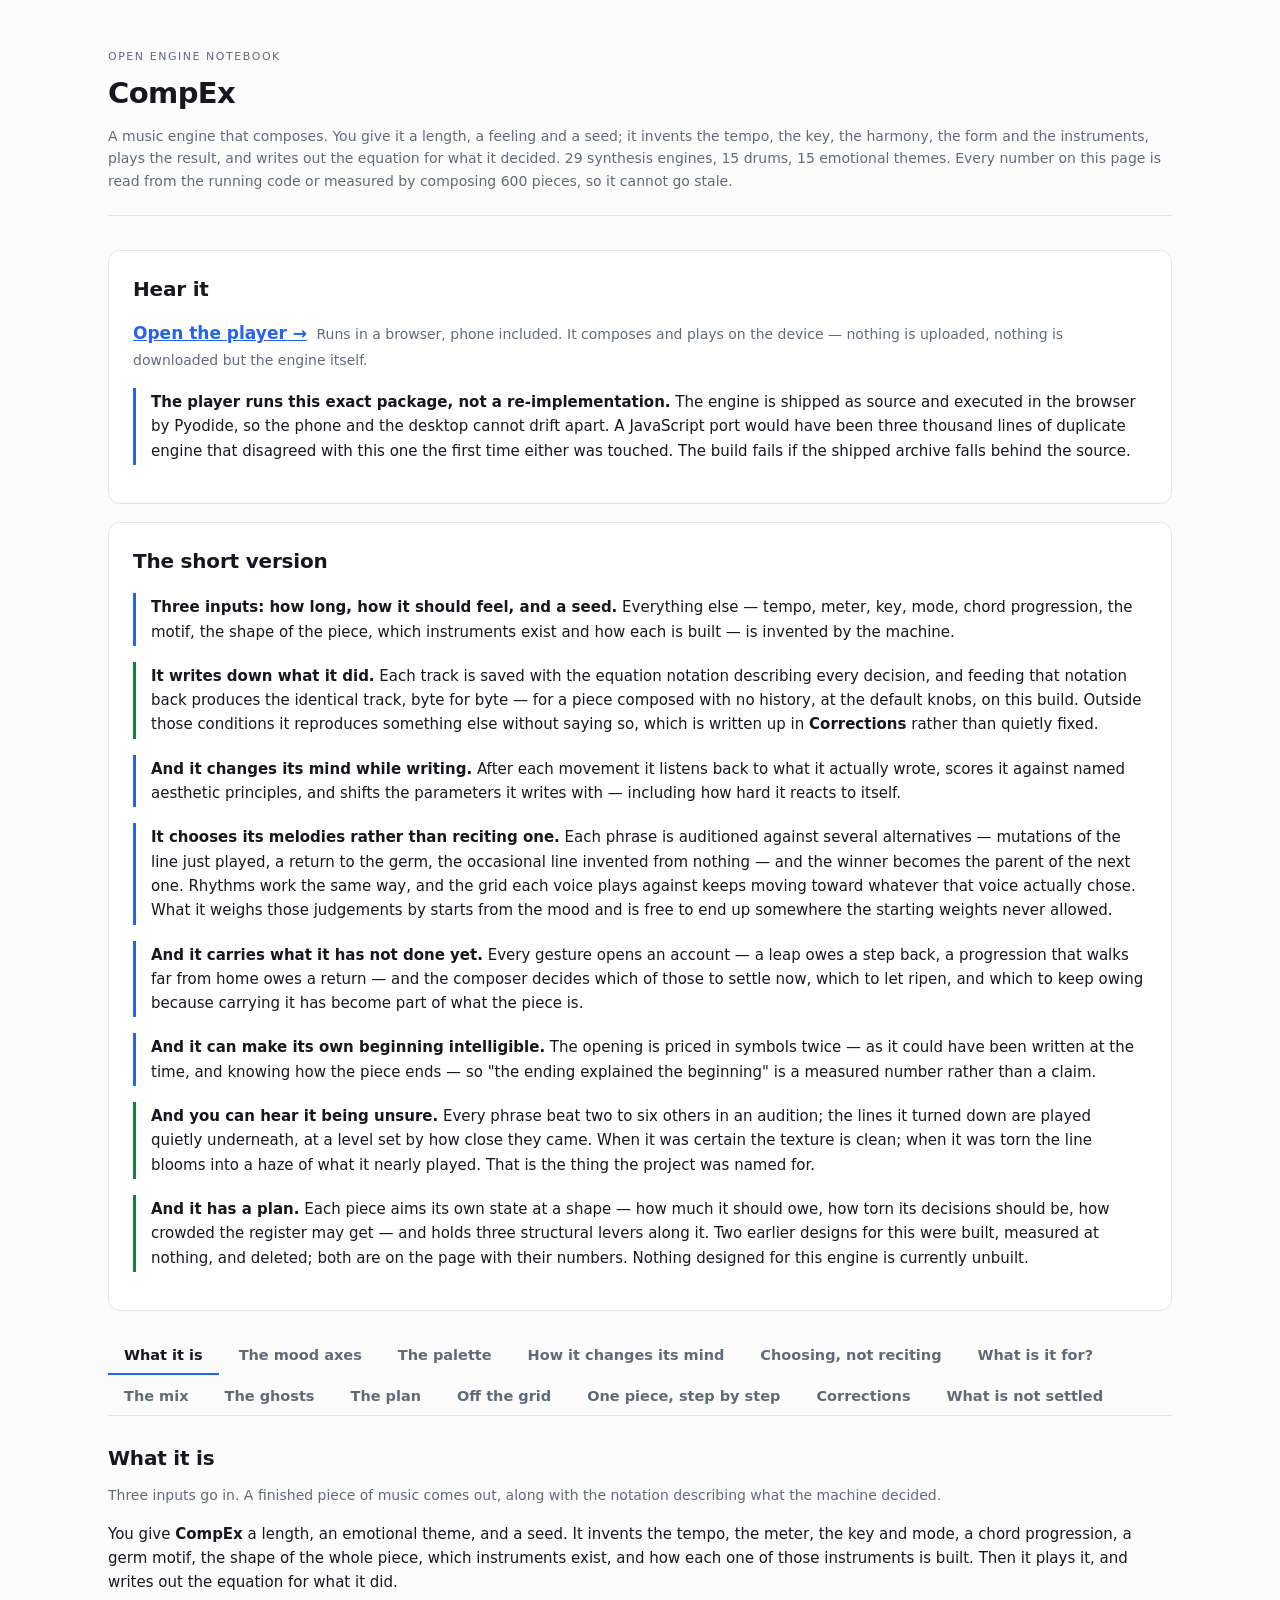
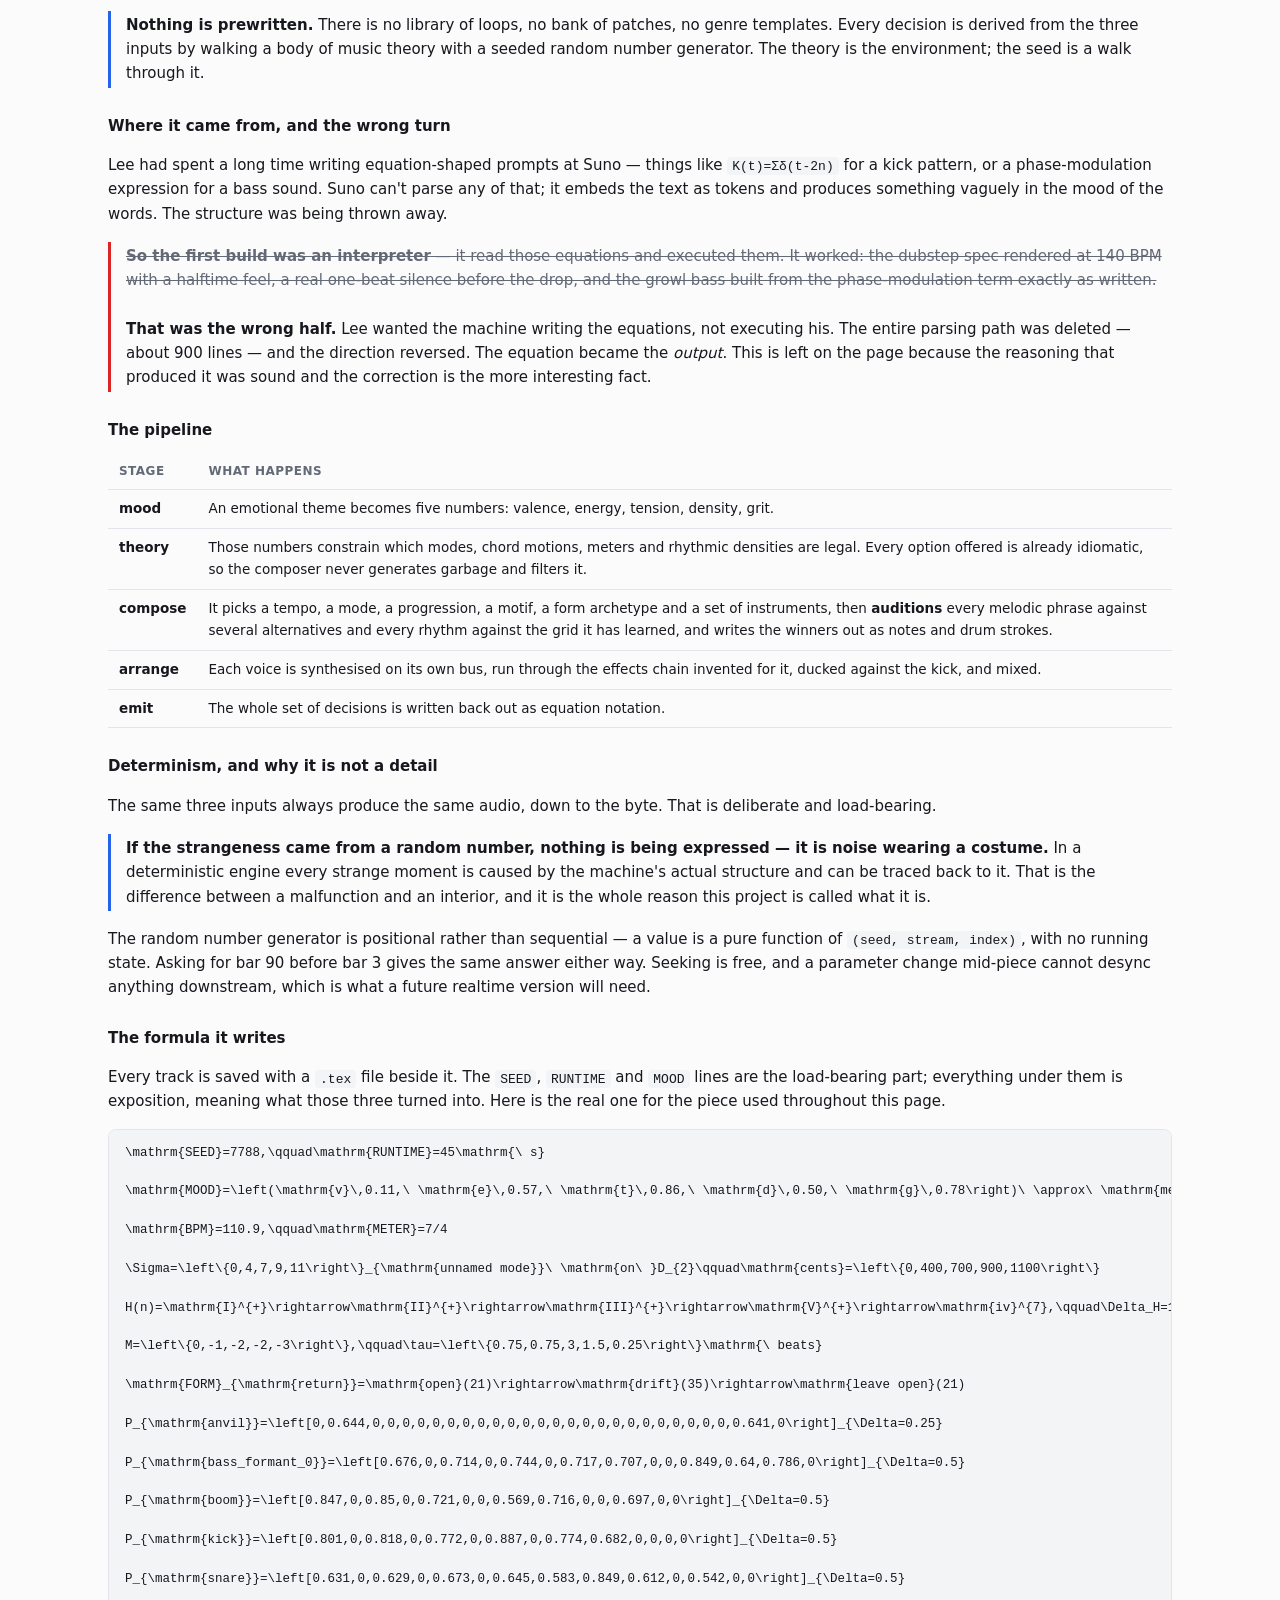
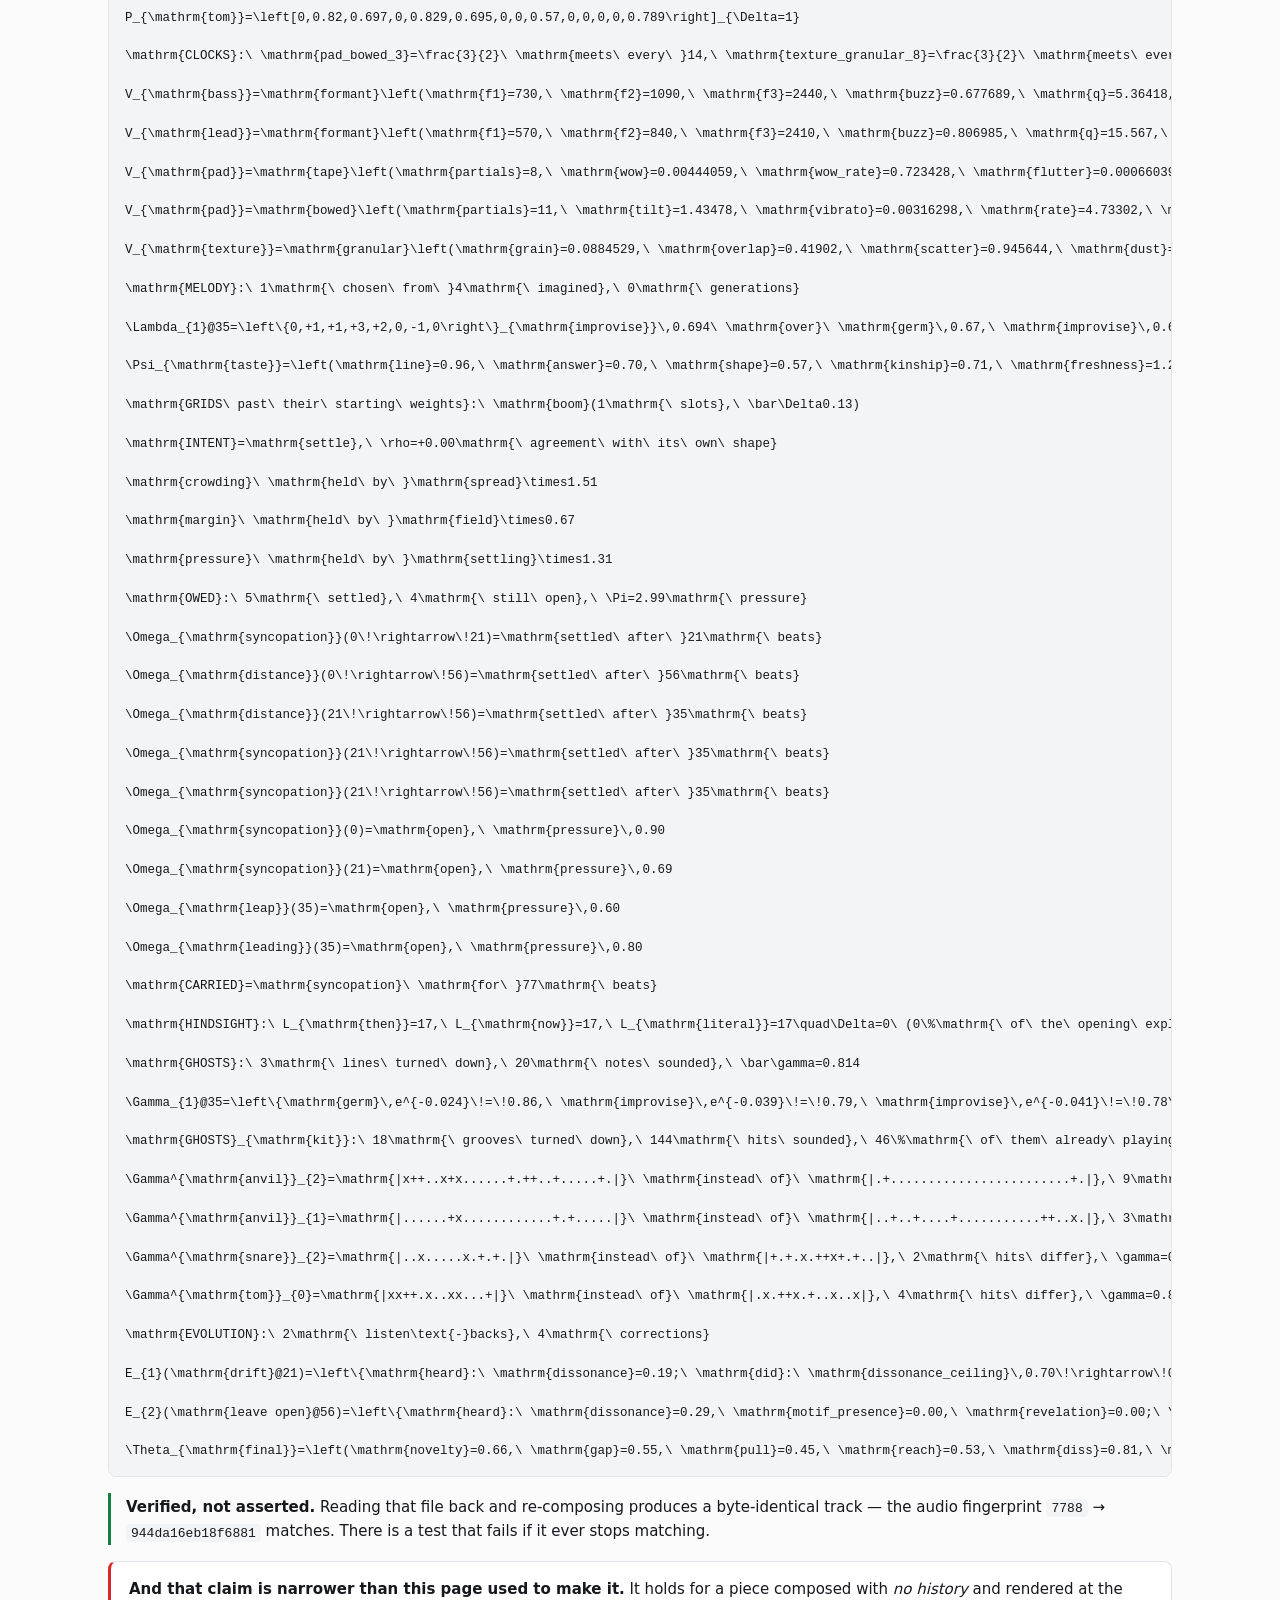
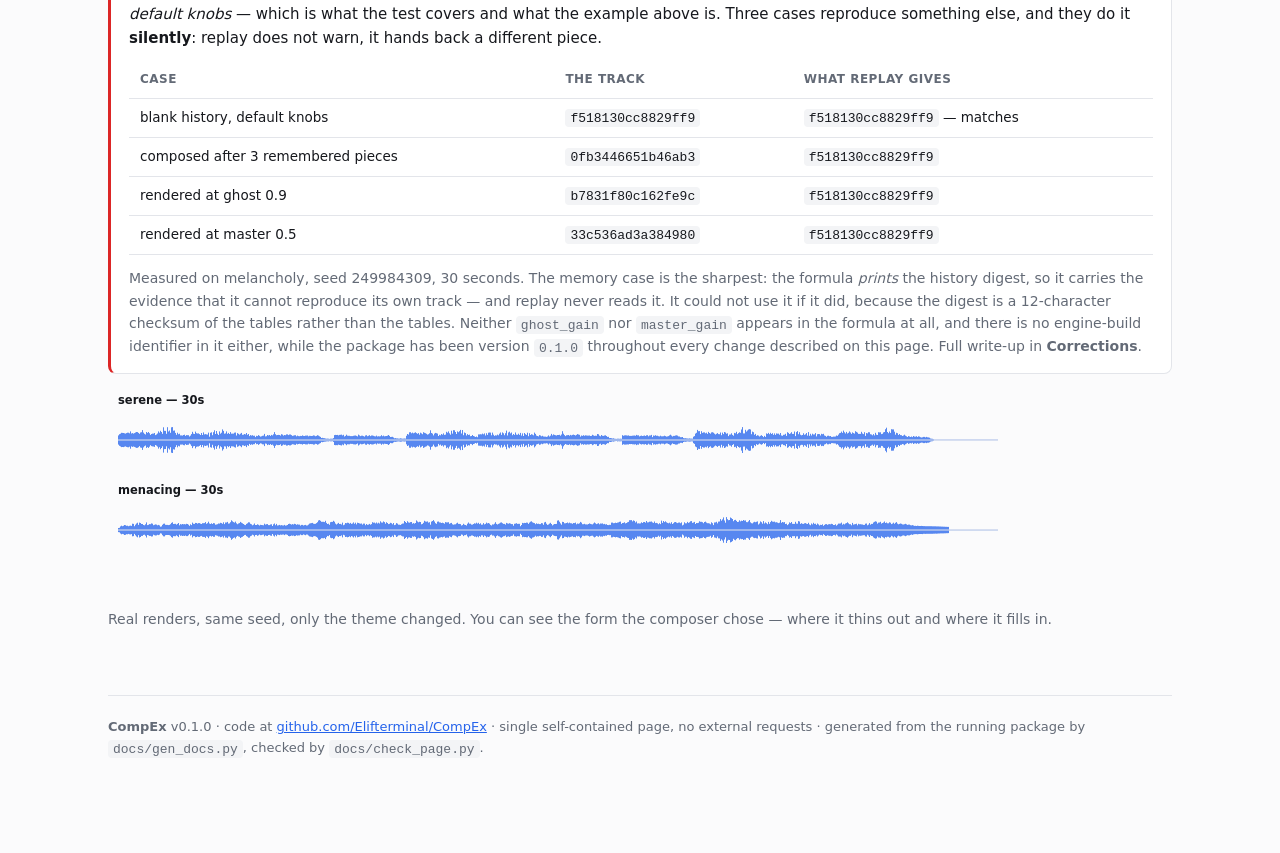
<file: docs/index.html>
<!doctype html><html lang="en"><head><meta charset="utf-8">
<meta name="viewport" content="width=device-width,initial-scale=1">
<title>CompEx &mdash; open engine notebook</title><style>
:root{--bg:#fbfbfc;--panel:#fff;--fg:#16181d;--mut:#636a76;--line:#e3e5ea;
      --accent:#2563eb;--warn:#dc2626;--ok:#15803d;--code:#f3f4f6;}
@media (prefers-color-scheme:dark){
 :root{--bg:#0d0f13;--panel:#14171d;--fg:#e9eaee;--mut:#98a0ad;--line:#262b34;
       --accent:#6ea0ff;--warn:#ff7a70;--ok:#68d391;--code:#1b1f26;}}
*{box-sizing:border-box}
body{margin:0;background:var(--bg);color:var(--fg);
 font:15px/1.62 ui-sans-serif,system-ui,-apple-system,"Segoe UI",sans-serif;}
.wrap{max-width:1120px;margin:0 auto;padding:48px 28px 96px}
header{border-bottom:1px solid var(--line);padding-bottom:22px;margin-bottom:34px}
.kicker{margin:0 0 4px;font-size:11px;letter-spacing:.14em;text-transform:uppercase;color:var(--mut)}
h1{font-size:29px;margin:0 0 8px;letter-spacing:-.02em}
h2{font-size:20px;margin:44px 0 10px;letter-spacing:-.01em}
h3{font-size:15px;margin:26px 0 8px}
.sub{color:var(--mut);font-size:14px;margin:0}
.tag{display:inline-block;font-size:11px;letter-spacing:.06em;text-transform:uppercase;
 padding:3px 9px;border-radius:99px;border:1px solid var(--line);color:var(--mut);margin-right:6px}
.tag.warn{color:var(--warn);border-color:var(--warn)}
.tag.ok{color:var(--ok);border-color:var(--ok)}
.card{background:var(--panel);border:1px solid var(--line);border-radius:12px;
 padding:22px 24px;margin:18px 0}
.fig{overflow-x:auto;margin:14px 0 6px;padding-bottom:4px}
.fig svg{display:block;min-width:640px;max-width:100%;height:auto}
.fig.wide svg{min-width:1060px}
.read{border-left:3px solid var(--accent);padding:2px 0 2px 15px;margin:16px 0;color:var(--fg)}
.read.warn{border-color:var(--warn)}
.read.ok{border-color:var(--ok)}
table{border-collapse:collapse;width:100%;font-size:13.5px;margin:12px 0}
th,td{text-align:left;padding:8px 11px;border-bottom:1px solid var(--line);vertical-align:top}
th{color:var(--mut);font-weight:600;font-size:12px;text-transform:uppercase;letter-spacing:.04em}
code{background:var(--code);padding:1.5px 5px;border-radius:4px;font-size:13px;
 font-family:ui-monospace,SFMono-Regular,Menlo,monospace}
pre{background:var(--code);border:1px solid var(--line);border-radius:8px;padding:14px 16px;
 overflow-x:auto;font-size:12.5px;line-height:1.55;
 font-family:ui-monospace,SFMono-Regular,Menlo,monospace}
ul{padding-left:20px}li{margin:5px 0}
.grid{display:grid;grid-template-columns:repeat(auto-fit,minmax(210px,1fr));gap:14px;margin:16px 0}
.stat{background:var(--panel);border:1px solid var(--line);border-radius:10px;padding:15px 17px}
.stat .n{font-size:24px;font-weight:650;letter-spacing:-.02em}
.stat .k{color:var(--mut);font-size:12.5px;margin-top:3px}
.q{background:var(--panel);border:1px solid var(--line);border-left:3px solid var(--warn);
 border-radius:8px;padding:15px 18px;margin:12px 0}
footer{margin-top:64px;padding-top:20px;border-top:1px solid var(--line);
 color:var(--mut);font-size:13px}
.tabs{display:flex;gap:4px;margin:26px 0 8px;border-bottom:1px solid var(--line);flex-wrap:wrap}
.tab{background:none;border:none;border-bottom:2px solid transparent;color:var(--mut);
 font:600 14.5px ui-sans-serif,system-ui,sans-serif;padding:10px 16px;cursor:pointer;
 margin-bottom:-1px;border-radius:6px 6px 0 0}
.tab:hover{color:var(--fg);background:var(--panel)}
.tab.active{color:var(--fg);border-bottom-color:var(--accent)}
.panel{display:none}.panel.active{display:block}
.chip{display:inline-block;font-size:12px;padding:3px 10px;border-radius:99px;
 border:1px solid var(--line);color:var(--fg);margin:0 5px 5px 0;background:var(--panel)}
.retract{border-left:3px solid var(--warn);padding:2px 0 2px 15px;margin:16px 0}
.retract s{color:var(--mut)}
.figure{margin:10px 0 14px}
.figure .lab{color:var(--mut);font-size:12.5px;margin-bottom:4px}
.cells{display:flex;gap:3px;flex-wrap:wrap}
.cell{width:15px;height:21px;border-radius:3px;background:var(--code);
 border:1px solid var(--line)}
.cell.soft{background:color-mix(in srgb,var(--accent) 42%,transparent);
 border-color:var(--accent)}
.cell.hard{background:var(--accent);border-color:var(--accent)}
.cell.learned{box-shadow:0 2px 0 var(--ok)}
</style></head><body><div class="wrap">

<header>
<p class="kicker">open engine notebook</p>
<h1>CompEx</h1>
<p class="sub">A music engine that composes. You give it a length, a feeling and a seed; it
invents the tempo, the key, the harmony, the form and the instruments, plays the result, and
writes out the equation for what it decided. 29 synthesis engines,
15 drums, 15 emotional themes. Every number on this page is read
from the running code or measured by composing 600 pieces, so it cannot
go stale.</p>
</header>

<div class="card">
<h2 style="margin-top:0">Hear it</h2>
<p><a href="play/" style="color:var(--accent);font-size:17px;font-weight:600">Open the player &rarr;</a>
&nbsp;<span class="sub">Runs in a browser, phone included. It composes and plays on the
device — nothing is uploaded, nothing is downloaded but the engine itself.</span></p>
<div class="read"><b>The player runs this exact package, not a re-implementation.</b> The engine
is shipped as source and executed in the browser by Pyodide, so the phone and the desktop cannot
drift apart. A JavaScript port would have been three thousand lines of duplicate engine that
disagreed with this one the first time either was touched. The build fails if the shipped
archive falls behind the source.</div>
</div>

<div class="card">
<h2 style="margin-top:0">The short version</h2>
<div class="read"><b>Three inputs: how long, how it should feel, and a seed.</b> Everything
else — tempo, meter, key, mode, chord progression, the motif, the shape of the piece, which
instruments exist and how each is built — is invented by the machine.</div>
<div class="read ok"><b>It writes down what it did.</b> Each track is saved with the equation
notation describing every decision, and feeding that notation back produces the identical track,
byte for byte — for a piece composed with no history, at the default knobs, on this build. Outside
those conditions it reproduces something else without saying so, which is written up in
<b>Corrections</b> rather than quietly fixed.</div>
<div class="read"><b>And it changes its mind while writing.</b> After each movement it
listens back to what it actually wrote, scores it against named aesthetic principles, and shifts
the parameters it writes with — including how hard it reacts to itself.</div>
<div class="read"><b>It chooses its melodies rather than reciting one.</b> Each phrase is
auditioned against several alternatives — mutations of the line just played, a return to the
germ, the occasional line invented from nothing — and the winner becomes the parent of the next
one. Rhythms work the same way, and the grid each voice plays against keeps moving toward
whatever that voice actually chose. What it weighs those judgements by starts from the mood and
is free to end up somewhere the starting weights never allowed.</div>
<div class="read"><b>And it carries what it has not done yet.</b> Every gesture opens an
account — a leap owes a step back, a progression that walks far from home owes a return — and the
composer decides which of those to settle now, which to let ripen, and which to keep owing because
carrying it has become part of what the piece is.</div>
<div class="read"><b>And it can make its own beginning intelligible.</b> The opening is priced in
symbols twice — as it could have been written at the time, and knowing how the piece ends — so
"the ending explained the beginning" is a measured number rather than a claim.</div>
<div class="read ok"><b>And you can hear it being unsure.</b> Every phrase beat two to six others
in an audition; the lines it turned down are played quietly underneath, at a level set by how close
they came. When it was certain the texture is clean; when it was torn the line blooms into a haze
of what it nearly played. That is the thing the project was named for.</div>
<div class="read ok"><b>And it has a plan.</b> Each piece aims its own state at a shape — how much
it should owe, how torn its decisions should be, how crowded the register may get — and holds three
structural levers along it. Two earlier designs for this were built, measured at nothing, and
deleted; both are on the page with their numbers. Nothing designed for this engine is currently
unbuilt.</div>
</div>

<nav class="tabs">
<button class="tab active" data-panel="how">What it is</button>
<button class="tab" data-panel="mood">The mood axes</button>
<button class="tab" data-panel="palette">The palette</button>
<button class="tab" data-panel="evolve">How it changes its mind</button>
<button class="tab" data-panel="choose">Choosing, not reciting</button>
<button class="tab" data-panel="purpose">What is it for?</button>
<button class="tab" data-panel="mix">The mix</button>
<button class="tab" data-panel="ghosts">The ghosts</button>
<button class="tab" data-panel="plan">The plan</button>
<button class="tab" data-panel="free">Off the grid</button>
<button class="tab" data-panel="example">One piece, step by step</button>
<button class="tab" data-panel="corrections">Corrections</button>
<button class="tab" data-panel="open">What is not settled</button>
</nav>

<div class="panel active" id="how">
<h2 style="margin-top:26px">What it is</h2>
<p class="sub">Three inputs go in. A finished piece of music comes out, along with the
notation describing what the machine decided.</p>

<p>You give <b>CompEx</b> a length, an emotional theme, and a seed. It invents the tempo, the
meter, the key and mode, a chord progression, a germ motif, the shape of the whole piece, which
instruments exist, and how each one of those instruments is built. Then it plays it, and writes
out the equation for what it did.</p>

<div class="read"><b>Nothing is prewritten.</b> There is no library of loops, no bank of patches,
no genre templates. Every decision is derived from the three inputs by walking a body of music
theory with a seeded random number generator. The theory is the environment; the seed is a walk
through it.</div>

<h3>Where it came from, and the wrong turn</h3>
<p>Lee had spent a long time writing equation-shaped prompts at Suno — things like
<code>K(t)=&Sigma;&delta;(t-2n)</code> for a kick pattern, or a phase-modulation expression for a
bass sound. Suno can't parse any of that; it embeds the text as tokens and produces something
vaguely in the mood of the words. The structure was being thrown away.</p>

<div class="retract"><s><b>So the first build was an interpreter</b> — it read those equations
and executed them. It worked: the dubstep spec rendered at 140 BPM with a halftime feel, a real
one-beat silence before the drop, and the growl bass built from the phase-modulation term
exactly as written.</s><br><br><b>That was the wrong half.</b> Lee wanted the machine writing
the equations, not executing his. The entire parsing path was deleted — about 900 lines — and
the direction reversed. The equation became the <i>output</i>. This is left on the page because
the reasoning that produced it was sound and the correction is the more interesting fact.</div>

<h3>The pipeline</h3>
<table><thead><tr><th>stage</th><th>what happens</th></tr></thead><tbody>
<tr><td><b>mood</b></td><td>An emotional theme becomes five numbers: valence, energy, tension,
density, grit.</td></tr>
<tr><td><b>theory</b></td><td>Those numbers constrain which modes, chord motions, meters and
rhythmic densities are legal. Every option offered is already idiomatic, so the composer never
generates garbage and filters it.</td></tr>
<tr><td><b>compose</b></td><td>It picks a tempo, a mode, a progression, a motif, a form
archetype and a set of instruments, then <b>auditions</b> every melodic phrase against several
alternatives and every rhythm against the grid it has learned, and writes the winners out as
notes and drum strokes.</td></tr>
<tr><td><b>arrange</b></td><td>Each voice is synthesised on its own bus, run through the effects
chain invented for it, ducked against the kick, and mixed.</td></tr>
<tr><td><b>emit</b></td><td>The whole set of decisions is written back out as equation notation.</td></tr>
</tbody></table>

<h3>Determinism, and why it is not a detail</h3>
<p>The same three inputs always produce the same audio, down to the byte. That is deliberate and
load-bearing.</p>
<div class="read"><b>If the strangeness came from a random number, nothing is being expressed —
it is noise wearing a costume.</b> In a deterministic engine every strange moment is caused by
the machine's actual structure and can be traced back to it. That is the difference between a
malfunction and an interior, and it is the whole reason this project is called what it is.</div>
<p>The random number generator is positional rather than sequential — a value is a pure function
of <code>(seed, stream, index)</code>, with no running state. Asking for bar 90 before bar 3
gives the same answer either way. Seeking is free, and a parameter change mid-piece cannot
desync anything downstream, which is what a future realtime version will need.</p>

<h3>The formula it writes</h3>
<p>Every track is saved with a <code>.tex</code> file beside it. The <code>SEED</code>,
<code>RUNTIME</code> and <code>MOOD</code> lines are the load-bearing part; everything under them
is exposition, meaning what those three turned into. Here is the real one for the piece used
throughout this page.</p>
<pre>\mathrm{SEED}=7788,\qquad\mathrm{RUNTIME}=45\mathrm{\ s}

\mathrm{MOOD}=\left(\mathrm{v}\,0.11,\ \mathrm{e}\,0.57,\ \mathrm{t}\,0.86,\ \mathrm{d}\,0.50,\ \mathrm{g}\,0.78\right)\ \approx\ \mathrm{menacing}

\mathrm{BPM}=110.9,\qquad\mathrm{METER}=7/4

\Sigma=\left\{0,4,7,9,11\right\}_{\mathrm{unnamed mode}}\ \mathrm{on\ }D_{2}\qquad\mathrm{cents}=\left\{0,400,700,900,1100\right\}

H(n)=\mathrm{I}^{+}\rightarrow\mathrm{II}^{+}\rightarrow\mathrm{III}^{+}\rightarrow\mathrm{V}^{+}\rightarrow\mathrm{iv}^{7},\qquad\Delta_H=14\mathrm{\ beats}

M=\left\{0,-1,-2,-2,-3\right\},\qquad\tau=\left\{0.75,0.75,3,1.5,0.25\right\}\mathrm{\ beats}

\mathrm{FORM}_{\mathrm{return}}=\mathrm{open}(21)\rightarrow\mathrm{drift}(35)\rightarrow\mathrm{leave open}(21)

P_{\mathrm{anvil}}=\left[0,0.644,0,0,0,0,0,0,0,0,0,0,0,0,0,0,0,0,0,0,0,0,0,0,0,0,0.641,0\right]_{\Delta=0.25}

P_{\mathrm{bass_formant_0}}=\left[0.676,0,0.714,0,0.744,0,0.717,0.707,0,0,0.849,0.64,0.786,0\right]_{\Delta=0.5}

P_{\mathrm{boom}}=\left[0.847,0,0.85,0,0.721,0,0,0.569,0.716,0,0,0.697,0,0\right]_{\Delta=0.5}

P_{\mathrm{kick}}=\left[0.801,0,0.818,0,0.772,0,0.887,0,0.774,0.682,0,0,0,0\right]_{\Delta=0.5}

P_{\mathrm{snare}}=\left[0.631,0,0.629,0,0.673,0,0.645,0.583,0.849,0.612,0,0.542,0,0\right]_{\Delta=0.5}

P_{\mathrm{tom}}=\left[0,0.82,0.697,0,0.829,0.695,0,0,0.57,0,0,0,0,0.789\right]_{\Delta=1}

\mathrm{CLOCKS}:\ \mathrm{pad_bowed_3}=\frac{3}{2}\ \mathrm{meets\ every\ }14,\ \mathrm{texture_granular_8}=\frac{3}{2}\ \mathrm{meets\ every\ }14,\ \mathrm{tom}=\frac{5}{4}\ \mathrm{meets\ every\ }28,\ \mathrm{snare}=\frac{2}{3}\ \mathrm{meets\ every\ }21,\ \mathrm{anvil}=\frac{4}{3}\ \mathrm{meets\ every\ }21

V_{\mathrm{bass}}=\mathrm{formant}\left(\mathrm{f1}=730,\ \mathrm{f2}=1090,\ \mathrm{f3}=2440,\ \mathrm{buzz}=0.677689,\ \mathrm{q}=5.36418,\ \mathrm{decay}=1.59375\right)\circ\mathrm{wavefold}\left(\mathrm{amount}=3.46338,\ \mathrm{mix}=0.759906\right)\cdot0.82

V_{\mathrm{lead}}=\mathrm{formant}\left(\mathrm{f1}=570,\ \mathrm{f2}=840,\ \mathrm{f3}=2410,\ \mathrm{buzz}=0.806985,\ \mathrm{q}=15.567,\ \mathrm{decay}=0.403518\right)\circ\mathrm{ringmod}\left(\mathrm{freq}=398.887,\ \mathrm{mix}=0.491351\right)\circ\mathrm{wavefold}\left(\mathrm{amount}=4.81339,\ \mathrm{mix}=0.532461\right)\cdot0.67

V_{\mathrm{pad}}=\mathrm{tape}\left(\mathrm{partials}=8,\ \mathrm{wow}=0.00444059,\ \mathrm{wow_rate}=0.723428,\ \mathrm{flutter}=0.000660391,\ \mathrm{flutter_rate}=7.99986,\ \mathrm{saturation}=2.472,\ \mathrm{hiss}=0.0196,\ \mathrm{cutoff}=5574.71,\ \mathrm{attack}=0.117731,\ \mathrm{release}=0.257184\right)\circ\mathrm{tremolo}\left(\mathrm{rate}=6.60583,\ \mathrm{depth}=0.396334\right)\cdot0.35

V_{\mathrm{pad}}=\mathrm{bowed}\left(\mathrm{partials}=11,\ \mathrm{tilt}=1.43478,\ \mathrm{vibrato}=0.00316298,\ \mathrm{rate}=4.73302,\ \mathrm{grip}=0.451,\ \mathrm{bite}=0.0684474,\ \mathrm{attack}=0.216804,\ \mathrm{release}=0.666864\right)\circ\mathrm{chorus}\left(\mathrm{rate}=1.1025,\ \mathrm{depth_ms}=8.13326,\ \mathrm{mix}=0.229574\right)\circ\mathrm{reverb}\left(\mathrm{size}=0.30911,\ \mathrm{damp}=0.565377,\ \mathrm{mix}=0.376963\right)\cdot0.34

V_{\mathrm{texture}}=\mathrm{granular}\left(\mathrm{grain}=0.0884529,\ \mathrm{overlap}=0.41902,\ \mathrm{scatter}=0.945644,\ \mathrm{dust}=0.0928931,\ \mathrm{attack}=0.180712,\ \mathrm{decay}=1.44627\right)\circ\mathrm{ringmod}\left(\mathrm{freq}=604.154,\ \mathrm{mix}=0.406239\right)\cdot0.23

\mathrm{MELODY}:\ 1\mathrm{\ chosen\ from\ }4\mathrm{\ imagined},\ 0\mathrm{\ generations}

\Lambda_{1}@35=\left\{0,+1,+1,+3,+2,0,-1,0\right\}_{\mathrm{improvise}}\,0.694\ \mathrm{over}\ \mathrm{germ}\,0.67,\ \mathrm{improvise}\,0.65,\ \mathrm{improvise}\,0.65

\Psi_{\mathrm{taste}}=\left(\mathrm{line}=0.96,\ \mathrm{answer}=0.70,\ \mathrm{shape}=0.57,\ \mathrm{kinship}=0.71,\ \mathrm{freshness}=1.25,\ \mathrm{colour}=0.41,\ \mathrm{span}=0.88,\ \mathrm{cadence}=0.77,\ \mathrm{gait}=0.91,\ \mathrm{reveal}=0.63,\ \mathrm{promise}=0.87\right)

\mathrm{GRIDS\ past\ their\ starting\ weights}:\ \mathrm{boom}(1\mathrm{\ slots},\ \bar\Delta0.13)

\mathrm{INTENT}=\mathrm{settle},\ \rho=+0.00\mathrm{\ agreement\ with\ its\ own\ shape}

\mathrm{crowding}\ \mathrm{held\ by\ }\mathrm{spread}\times1.51

\mathrm{margin}\ \mathrm{held\ by\ }\mathrm{field}\times0.67

\mathrm{pressure}\ \mathrm{held\ by\ }\mathrm{settling}\times1.31

\mathrm{OWED}:\ 5\mathrm{\ settled},\ 4\mathrm{\ still\ open},\ \Pi=2.99\mathrm{\ pressure}

\Omega_{\mathrm{syncopation}}(0\!\rightarrow\!21)=\mathrm{settled\ after\ }21\mathrm{\ beats}

\Omega_{\mathrm{distance}}(0\!\rightarrow\!56)=\mathrm{settled\ after\ }56\mathrm{\ beats}

\Omega_{\mathrm{distance}}(21\!\rightarrow\!56)=\mathrm{settled\ after\ }35\mathrm{\ beats}

\Omega_{\mathrm{syncopation}}(21\!\rightarrow\!56)=\mathrm{settled\ after\ }35\mathrm{\ beats}

\Omega_{\mathrm{syncopation}}(21\!\rightarrow\!56)=\mathrm{settled\ after\ }35\mathrm{\ beats}

\Omega_{\mathrm{syncopation}}(0)=\mathrm{open},\ \mathrm{pressure}\,0.90

\Omega_{\mathrm{syncopation}}(21)=\mathrm{open},\ \mathrm{pressure}\,0.69

\Omega_{\mathrm{leap}}(35)=\mathrm{open},\ \mathrm{pressure}\,0.60

\Omega_{\mathrm{leading}}(35)=\mathrm{open},\ \mathrm{pressure}\,0.80

\mathrm{CARRIED}=\mathrm{syncopation}\ \mathrm{for\ }77\mathrm{\ beats}

\mathrm{HINDSIGHT}:\ L_{\mathrm{then}}=17,\ L_{\mathrm{now}}=17,\ L_{\mathrm{literal}}=17\quad\Delta=0\ (0\%\mathrm{\ of\ the\ opening\ explained\ by\ the\ ending})

\mathrm{GHOSTS}:\ 3\mathrm{\ lines\ turned\ down},\ 20\mathrm{\ notes\ sounded},\ \bar\gamma=0.814

\Gamma_{1}@35=\left\{\mathrm{germ}\,e^{-0.024}\!=\!0.86,\ \mathrm{improvise}\,e^{-0.039}\!=\!0.79,\ \mathrm{improvise}\,e^{-0.041}\!=\!0.78\right\}

\mathrm{GHOSTS}_{\mathrm{kit}}:\ 18\mathrm{\ grooves\ turned\ down},\ 144\mathrm{\ hits\ sounded},\ 46\%\mathrm{\ of\ them\ already\ playing}

\Gamma^{\mathrm{anvil}}_{2}=\mathrm{|x++..x+x......+.++..+.....+.|}\ \mathrm{instead\ of}\ \mathrm{|.+........................+.|},\ 9\mathrm{\ hits\ differ},\ \gamma=0.97

\Gamma^{\mathrm{anvil}}_{1}=\mathrm{|......+x............+.+.....|}\ \mathrm{instead\ of}\ \mathrm{|..+..+....+...........++..x.|},\ 3\mathrm{\ hits\ differ},\ \gamma=0.97

\Gamma^{\mathrm{snare}}_{2}=\mathrm{|..x.....x.+.+.|}\ \mathrm{instead\ of}\ \mathrm{|+.+.x.++x+.+..|},\ 2\mathrm{\ hits\ differ},\ \gamma=0.81

\Gamma^{\mathrm{tom}}_{0}=\mathrm{|xx++.x..xx...+|}\ \mathrm{instead\ of}\ \mathrm{|.x.++x.+..x..x|},\ 4\mathrm{\ hits\ differ},\ \gamma=0.81

\mathrm{EVOLUTION}:\ 2\mathrm{\ listen\text{-}backs},\ 4\mathrm{\ corrections}

E_{1}(\mathrm{drift}@21)=\left\{\mathrm{heard}:\ \mathrm{dissonance}=0.19;\ \mathrm{did}:\ \mathrm{dissonance_ceiling}\,0.70\!\rightarrow\!0.77\right\}

E_{2}(\mathrm{leave open}@56)=\left\{\mathrm{heard}:\ \mathrm{dissonance}=0.29,\ \mathrm{motif_presence}=0.00,\ \mathrm{revelation}=0.00;\ \mathrm{did}:\ \mathrm{dissonance_ceiling}\,0.77\!\rightarrow\!0.81,\ \mathrm{motif_recall}\,0.25\!\rightarrow\!0.45,\ \mathrm{motif_recall}\,0.45\!\rightarrow\!0.65\right\}

\Theta_{\mathrm{final}}=\left(\mathrm{novelty}=0.66,\ \mathrm{gap}=0.55,\ \mathrm{pull}=0.45,\ \mathrm{reach}=0.53,\ \mathrm{diss}=0.81,\ \mathrm{dens}=1.00,\ \mathrm{recall}=0.65,\ \mathrm{plasticity}=0.42\right)</pre>
<div class="read ok"><b>Verified, not asserted.</b> Reading that file back and re-composing
produces a byte-identical track — the audio fingerprint <code>7788</code> &rarr;
<code>944da16eb18f6881</code> matches. There is a test that fails if it ever stops
matching.</div>

<div class="q"><b>And that claim is narrower than this page used to make it.</b> It holds for a
piece composed with <i>no history</i> and rendered at the <i>default knobs</i> — which is what the
test covers and what the example above is. Three cases reproduce something else, and they do it
<b>silently</b>: replay does not warn, it hands back a different piece.

<table><thead><tr><th>case</th><th>the track</th><th>what replay gives</th></tr></thead><tbody>
<tr><td>blank history, default knobs</td><td><code>f518130cc8829ff9</code></td>
    <td><code>f518130cc8829ff9</code> — matches</td></tr>
<tr><td>composed after 3 remembered pieces</td><td><code>0fb3446651b46ab3</code></td>
    <td><code>f518130cc8829ff9</code></td></tr>
<tr><td>rendered at ghost 0.9</td><td><code>b7831f80c162fe9c</code></td>
    <td><code>f518130cc8829ff9</code></td></tr>
<tr><td>rendered at master 0.5</td><td><code>33c536ad3a384980</code></td>
    <td><code>f518130cc8829ff9</code></td></tr>
</tbody></table>

<p class="sub">Measured on melancholy, seed 249984309, 30 seconds. The memory case is the sharpest:
the formula <i>prints</i> the history digest, so it carries the evidence that it cannot reproduce
its own track — and replay never reads it. It could not use it if it did, because the digest is a
12-character checksum of the tables rather than the tables. Neither <code>ghost_gain</code> nor
<code>master_gain</code> appears in the formula at all, and there is no engine-build identifier in
it either, while the package has been version <code>0.1.0</code> throughout every change described
on this page. Full write-up in <b>Corrections</b>.</p></div>

<div class="fig"><svg viewBox="0 0 900 210" width="900" height="210" role="img" xmlns="http://www.w3.org/2000/svg"><text x="10.0" y="16.0" font-size="11.5" fill="var(--fg)" text-anchor="start" font-weight="600" font-family="ui-sans-serif,system-ui,sans-serif">serene — 30s</text><rect x="10.0" y="47.4" width="0.9" height="9.2" rx="0" fill="var(--accent)" opacity="0.850"/><rect x="11.0" y="46.2" width="0.9" height="11.6" rx="0" fill="var(--accent)" opacity="0.850"/><rect x="12.0" y="45.7" width="0.9" height="12.7" rx="0" fill="var(--accent)" opacity="0.850"/><rect x="13.0" y="44.8" width="0.9" height="14.3" rx="0" fill="var(--accent)" opacity="0.850"/><rect x="14.0" y="44.9" width="0.9" height="14.1" rx="0" fill="var(--accent)" opacity="0.850"/><rect x="15.0" y="45.0" width="0.9" height="14.1" rx="0" fill="var(--accent)" opacity="0.850"/><rect x="16.0" y="45.3" width="0.9" height="13.4" rx="0" fill="var(--accent)" opacity="0.850"/><rect x="17.0" y="45.6" width="0.9" height="12.8" rx="0" fill="var(--accent)" opacity="0.850"/><rect x="18.0" y="45.1" width="0.9" height="13.8" rx="0" fill="var(--accent)" opacity="0.850"/><rect x="19.0" y="44.7" width="0.9" height="14.5" rx="0" fill="var(--accent)" opacity="0.850"/><rect x="20.0" y="44.7" width="0.9" height="14.6" rx="0" fill="var(--accent)" opacity="0.850"/><rect x="21.0" y="45.3" width="0.9" height="13.4" rx="0" fill="var(--accent)" opacity="0.850"/><rect x="22.0" y="43.4" width="0.9" height="17.3" rx="0" fill="var(--accent)" opacity="0.850"/><rect x="23.0" y="45.5" width="0.9" height="12.9" rx="0" fill="var(--accent)" opacity="0.850"/><rect x="24.0" y="45.1" width="0.9" height="13.8" rx="0" fill="var(--accent)" opacity="0.850"/><rect x="25.0" y="45.6" width="0.9" height="12.9" rx="0" fill="var(--accent)" opacity="0.850"/><rect x="26.0" y="45.1" width="0.9" height="13.8" rx="0" fill="var(--accent)" opacity="0.850"/><rect x="27.0" y="44.5" width="0.9" height="14.9" rx="0" fill="var(--accent)" opacity="0.850"/><rect x="28.0" y="44.0" width="0.9" height="15.9" rx="0" fill="var(--accent)" opacity="0.850"/><rect x="29.0" y="44.1" width="0.9" height="15.7" rx="0" fill="var(--accent)" opacity="0.850"/><rect x="30.0" y="44.9" width="0.9" height="14.3" rx="0" fill="var(--accent)" opacity="0.850"/><rect x="31.0" y="45.8" width="0.9" height="12.3" rx="0" fill="var(--accent)" opacity="0.850"/><rect x="32.0" y="44.5" width="0.9" height="15.0" rx="0" fill="var(--accent)" opacity="0.850"/><rect x="33.0" y="44.2" width="0.9" height="15.6" rx="0" fill="var(--accent)" opacity="0.850"/><rect x="34.0" y="42.1" width="0.9" height="19.8" rx="0" fill="var(--accent)" opacity="0.850"/><rect x="35.0" y="44.6" width="0.9" height="14.8" rx="0" fill="var(--accent)" opacity="0.850"/><rect x="36.0" y="45.8" width="0.9" height="12.4" rx="0" fill="var(--accent)" opacity="0.850"/><rect x="37.0" y="46.5" width="0.9" height="11.0" rx="0" fill="var(--accent)" opacity="0.850"/><rect x="38.0" y="44.0" width="0.9" height="15.9" rx="0" fill="var(--accent)" opacity="0.850"/><rect x="39.0" y="44.9" width="0.9" height="14.2" rx="0" fill="var(--accent)" opacity="0.850"/><rect x="40.0" y="44.0" width="0.9" height="15.9" rx="0" fill="var(--accent)" opacity="0.850"/><rect x="41.0" y="45.2" width="0.9" height="13.5" rx="0" fill="var(--accent)" opacity="0.850"/><rect x="42.0" y="46.9" width="0.9" height="10.3" rx="0" fill="var(--accent)" opacity="0.850"/><rect x="43.0" y="46.0" width="0.9" height="12.1" rx="0" fill="var(--accent)" opacity="0.850"/><rect x="44.0" y="45.6" width="0.9" height="12.8" rx="0" fill="var(--accent)" opacity="0.850"/><rect x="45.0" y="45.6" width="0.9" height="12.9" rx="0" fill="var(--accent)" opacity="0.850"/><rect x="46.0" y="45.0" width="0.9" height="13.9" rx="0" fill="var(--accent)" opacity="0.850"/><rect x="47.0" y="47.1" width="0.9" height="9.9" rx="0" fill="var(--accent)" opacity="0.850"/><rect x="48.0" y="46.5" width="0.9" height="11.1" rx="0" fill="var(--accent)" opacity="0.850"/><rect x="49.0" y="45.5" width="0.9" height="13.1" rx="0" fill="var(--accent)" opacity="0.850"/><rect x="50.0" y="43.4" width="0.9" height="17.2" rx="0" fill="var(--accent)" opacity="0.850"/><rect x="51.0" y="44.7" width="0.9" height="14.5" rx="0" fill="var(--accent)" opacity="0.850"/><rect x="52.0" y="42.8" width="0.9" height="18.4" rx="0" fill="var(--accent)" opacity="0.850"/><rect x="53.0" y="44.0" width="0.9" height="16.0" rx="0" fill="var(--accent)" opacity="0.850"/><rect x="54.0" y="45.8" width="0.9" height="12.5" rx="0" fill="var(--accent)" opacity="0.850"/><rect x="55.0" y="39.3" width="0.9" height="25.3" rx="0" fill="var(--accent)" opacity="0.850"/><rect x="56.0" y="42.8" width="0.9" height="18.3" rx="0" fill="var(--accent)" opacity="0.850"/><rect x="57.0" y="42.9" width="0.9" height="18.1" rx="0" fill="var(--accent)" opacity="0.850"/><rect x="58.0" y="45.8" width="0.9" height="12.5" rx="0" fill="var(--accent)" opacity="0.850"/><rect x="59.0" y="39.2" width="0.9" height="25.5" rx="0" fill="var(--accent)" opacity="0.850"/><rect x="60.0" y="43.5" width="0.9" height="16.9" rx="0" fill="var(--accent)" opacity="0.850"/><rect x="61.0" y="42.5" width="0.9" height="19.0" rx="0" fill="var(--accent)" opacity="0.850"/><rect x="62.0" y="44.8" width="0.9" height="14.4" rx="0" fill="var(--accent)" opacity="0.850"/><rect x="63.0" y="39.3" width="0.9" height="25.4" rx="0" fill="var(--accent)" opacity="0.850"/><rect x="64.0" y="39.1" width="0.9" height="25.9" rx="0" fill="var(--accent)" opacity="0.850"/><rect x="65.0" y="42.7" width="0.9" height="18.6" rx="0" fill="var(--accent)" opacity="0.850"/><rect x="66.0" y="42.5" width="0.9" height="19.1" rx="0" fill="var(--accent)" opacity="0.850"/><rect x="67.0" y="44.9" width="0.9" height="14.2" rx="0" fill="var(--accent)" opacity="0.850"/><rect x="68.0" y="46.8" width="0.9" height="10.4" rx="0" fill="var(--accent)" opacity="0.850"/><rect x="69.0" y="44.7" width="0.9" height="14.6" rx="0" fill="var(--accent)" opacity="0.850"/><rect x="70.0" y="46.2" width="0.9" height="11.6" rx="0" fill="var(--accent)" opacity="0.850"/><rect x="71.0" y="45.7" width="0.9" height="12.7" rx="0" fill="var(--accent)" opacity="0.850"/><rect x="72.0" y="47.4" width="0.9" height="9.2" rx="0" fill="var(--accent)" opacity="0.850"/><rect x="73.0" y="47.4" width="0.9" height="9.2" rx="0" fill="var(--accent)" opacity="0.850"/><rect x="74.0" y="47.6" width="0.9" height="8.9" rx="0" fill="var(--accent)" opacity="0.850"/><rect x="75.0" y="47.0" width="0.9" height="10.1" rx="0" fill="var(--accent)" opacity="0.850"/><rect x="76.0" y="46.7" width="0.9" height="10.6" rx="0" fill="var(--accent)" opacity="0.850"/><rect x="77.0" y="47.9" width="0.9" height="8.2" rx="0" fill="var(--accent)" opacity="0.850"/><rect x="78.0" y="47.1" width="0.9" height="9.9" rx="0" fill="var(--accent)" opacity="0.850"/><rect x="79.0" y="47.2" width="0.9" height="9.6" rx="0" fill="var(--accent)" opacity="0.850"/><rect x="80.0" y="47.2" width="0.9" height="9.5" rx="0" fill="var(--accent)" opacity="0.850"/><rect x="81.0" y="48.5" width="0.9" height="7.0" rx="0" fill="var(--accent)" opacity="0.850"/><rect x="82.0" y="47.6" width="0.9" height="8.8" rx="0" fill="var(--accent)" opacity="0.850"/><rect x="83.0" y="46.1" width="0.9" height="11.8" rx="0" fill="var(--accent)" opacity="0.850"/><rect x="84.0" y="43.8" width="0.9" height="16.3" rx="0" fill="var(--accent)" opacity="0.850"/><rect x="85.0" y="45.7" width="0.9" height="12.6" rx="0" fill="var(--accent)" opacity="0.850"/><rect x="86.0" y="46.0" width="0.9" height="12.0" rx="0" fill="var(--accent)" opacity="0.850"/><rect x="87.0" y="43.6" width="0.9" height="16.8" rx="0" fill="var(--accent)" opacity="0.850"/><rect x="88.0" y="45.2" width="0.9" height="13.6" rx="0" fill="var(--accent)" opacity="0.850"/><rect x="89.0" y="45.5" width="0.9" height="13.0" rx="0" fill="var(--accent)" opacity="0.850"/><rect x="90.0" y="45.4" width="0.9" height="13.1" rx="0" fill="var(--accent)" opacity="0.850"/><rect x="91.0" y="46.1" width="0.9" height="11.8" rx="0" fill="var(--accent)" opacity="0.850"/><rect x="92.0" y="47.0" width="0.9" height="10.0" rx="0" fill="var(--accent)" opacity="0.850"/><rect x="93.0" y="45.0" width="0.9" height="14.1" rx="0" fill="var(--accent)" opacity="0.850"/><rect x="94.0" y="47.0" width="0.9" height="10.0" rx="0" fill="var(--accent)" opacity="0.850"/><rect x="95.0" y="44.4" width="0.9" height="15.1" rx="0" fill="var(--accent)" opacity="0.850"/><rect x="96.0" y="46.4" width="0.9" height="11.2" rx="0" fill="var(--accent)" opacity="0.850"/><rect x="97.0" y="46.1" width="0.9" height="11.9" rx="0" fill="var(--accent)" opacity="0.850"/><rect x="98.0" y="46.4" width="0.9" height="11.2" rx="0" fill="var(--accent)" opacity="0.850"/><rect x="99.0" y="46.6" width="0.9" height="10.8" rx="0" fill="var(--accent)" opacity="0.850"/><rect x="100.0" y="44.6" width="0.9" height="14.9" rx="0" fill="var(--accent)" opacity="0.850"/><rect x="101.0" y="48.7" width="0.9" height="6.6" rx="0" fill="var(--accent)" opacity="0.850"/><rect x="102.0" y="44.8" width="0.9" height="14.4" rx="0" fill="var(--accent)" opacity="0.850"/><rect x="103.0" y="44.3" width="0.9" height="15.4" rx="0" fill="var(--accent)" opacity="0.850"/><rect x="104.0" y="47.2" width="0.9" height="9.6" rx="0" fill="var(--accent)" opacity="0.850"/><rect x="105.0" y="44.2" width="0.9" height="15.5" rx="0" fill="var(--accent)" opacity="0.850"/><rect x="106.0" y="42.3" width="0.9" height="19.3" rx="0" fill="var(--accent)" opacity="0.850"/><rect x="107.0" y="46.0" width="0.9" height="12.1" rx="0" fill="var(--accent)" opacity="0.850"/><rect x="108.0" y="43.0" width="0.9" height="17.9" rx="0" fill="var(--accent)" opacity="0.850"/><rect x="109.0" y="45.7" width="0.9" height="12.7" rx="0" fill="var(--accent)" opacity="0.850"/><rect x="110.0" y="47.0" width="0.9" height="10.1" rx="0" fill="var(--accent)" opacity="0.850"/><rect x="111.0" y="43.4" width="0.9" height="17.1" rx="0" fill="var(--accent)" opacity="0.850"/><rect x="112.0" y="45.7" width="0.9" height="12.6" rx="0" fill="var(--accent)" opacity="0.850"/><rect x="113.0" y="44.7" width="0.9" height="14.5" rx="0" fill="var(--accent)" opacity="0.850"/><rect x="114.0" y="41.4" width="0.9" height="21.2" rx="0" fill="var(--accent)" opacity="0.850"/><rect x="115.0" y="42.9" width="0.9" height="18.3" rx="0" fill="var(--accent)" opacity="0.850"/><rect x="116.0" y="45.7" width="0.9" height="12.6" rx="0" fill="var(--accent)" opacity="0.850"/><rect x="117.0" y="45.4" width="0.9" height="13.1" rx="0" fill="var(--accent)" opacity="0.850"/><rect x="118.0" y="43.4" width="0.9" height="17.3" rx="0" fill="var(--accent)" opacity="0.850"/><rect x="119.0" y="45.8" width="0.9" height="12.3" rx="0" fill="var(--accent)" opacity="0.850"/><rect x="120.0" y="44.9" width="0.9" height="14.2" rx="0" fill="var(--accent)" opacity="0.850"/><rect x="121.0" y="46.0" width="0.9" height="12.1" rx="0" fill="var(--accent)" opacity="0.850"/><rect x="122.0" y="44.1" width="0.9" height="15.9" rx="0" fill="var(--accent)" opacity="0.850"/><rect x="123.0" y="45.7" width="0.9" height="12.6" rx="0" fill="var(--accent)" opacity="0.850"/><rect x="124.0" y="45.6" width="0.9" height="12.8" rx="0" fill="var(--accent)" opacity="0.850"/><rect x="125.0" y="45.6" width="0.9" height="12.9" rx="0" fill="var(--accent)" opacity="0.850"/><rect x="126.0" y="44.7" width="0.9" height="14.5" rx="0" fill="var(--accent)" opacity="0.850"/><rect x="127.0" y="44.5" width="0.9" height="15.1" rx="0" fill="var(--accent)" opacity="0.850"/><rect x="128.0" y="47.5" width="0.9" height="9.0" rx="0" fill="var(--accent)" opacity="0.850"/><rect x="129.0" y="45.1" width="0.9" height="13.7" rx="0" fill="var(--accent)" opacity="0.850"/><rect x="130.0" y="45.8" width="0.9" height="12.5" rx="0" fill="var(--accent)" opacity="0.850"/><rect x="131.0" y="46.6" width="0.9" height="10.9" rx="0" fill="var(--accent)" opacity="0.850"/><rect x="132.0" y="45.7" width="0.9" height="12.5" rx="0" fill="var(--accent)" opacity="0.850"/><rect x="133.0" y="44.9" width="0.9" height="14.3" rx="0" fill="var(--accent)" opacity="0.850"/><rect x="134.0" y="46.8" width="0.9" height="10.5" rx="0" fill="var(--accent)" opacity="0.850"/><rect x="135.0" y="46.7" width="0.9" height="10.7" rx="0" fill="var(--accent)" opacity="0.850"/><rect x="136.0" y="46.0" width="0.9" height="12.0" rx="0" fill="var(--accent)" opacity="0.850"/><rect x="137.0" y="46.4" width="0.9" height="11.2" rx="0" fill="var(--accent)" opacity="0.850"/><rect x="138.0" y="45.0" width="0.9" height="14.1" rx="0" fill="var(--accent)" opacity="0.850"/><rect x="139.0" y="46.8" width="0.9" height="10.3" rx="0" fill="var(--accent)" opacity="0.850"/><rect x="140.0" y="46.0" width="0.9" height="11.9" rx="0" fill="var(--accent)" opacity="0.850"/><rect x="141.0" y="48.1" width="0.9" height="7.8" rx="0" fill="var(--accent)" opacity="0.850"/><rect x="142.0" y="47.1" width="0.9" height="9.8" rx="0" fill="var(--accent)" opacity="0.850"/><rect x="143.0" y="47.6" width="0.9" height="8.7" rx="0" fill="var(--accent)" opacity="0.850"/><rect x="144.0" y="47.2" width="0.9" height="9.6" rx="0" fill="var(--accent)" opacity="0.850"/><rect x="145.0" y="47.8" width="0.9" height="8.4" rx="0" fill="var(--accent)" opacity="0.850"/><rect x="146.0" y="47.7" width="0.9" height="8.5" rx="0" fill="var(--accent)" opacity="0.850"/><rect x="147.0" y="49.1" width="0.9" height="5.8" rx="0" fill="var(--accent)" opacity="0.850"/><rect x="148.0" y="47.8" width="0.9" height="8.4" rx="0" fill="var(--accent)" opacity="0.850"/><rect x="149.0" y="48.1" width="0.9" height="7.8" rx="0" fill="var(--accent)" opacity="0.850"/><rect x="150.0" y="47.1" width="0.9" height="9.8" rx="0" fill="var(--accent)" opacity="0.850"/><rect x="151.0" y="47.8" width="0.9" height="8.3" rx="0" fill="var(--accent)" opacity="0.850"/><rect x="152.0" y="48.6" width="0.9" height="6.7" rx="0" fill="var(--accent)" opacity="0.850"/><rect x="153.0" y="48.3" width="0.9" height="7.3" rx="0" fill="var(--accent)" opacity="0.850"/><rect x="154.0" y="47.8" width="0.9" height="8.5" rx="0" fill="var(--accent)" opacity="0.850"/><rect x="155.0" y="47.6" width="0.9" height="8.8" rx="0" fill="var(--accent)" opacity="0.850"/><rect x="156.0" y="45.9" width="0.9" height="12.2" rx="0" fill="var(--accent)" opacity="0.850"/><rect x="157.0" y="48.4" width="0.9" height="7.1" rx="0" fill="var(--accent)" opacity="0.850"/><rect x="158.0" y="48.2" width="0.9" height="7.6" rx="0" fill="var(--accent)" opacity="0.850"/><rect x="159.0" y="47.0" width="0.9" height="10.1" rx="0" fill="var(--accent)" opacity="0.850"/><rect x="160.0" y="47.5" width="0.9" height="9.0" rx="0" fill="var(--accent)" opacity="0.850"/><rect x="161.0" y="47.0" width="0.9" height="10.0" rx="0" fill="var(--accent)" opacity="0.850"/><rect x="162.0" y="47.9" width="0.9" height="8.2" rx="0" fill="var(--accent)" opacity="0.850"/><rect x="163.0" y="46.9" width="0.9" height="10.1" rx="0" fill="var(--accent)" opacity="0.850"/><rect x="164.0" y="47.4" width="0.9" height="9.2" rx="0" fill="var(--accent)" opacity="0.850"/><rect x="165.0" y="46.3" width="0.9" height="11.4" rx="0" fill="var(--accent)" opacity="0.850"/><rect x="166.0" y="44.1" width="0.9" height="15.8" rx="0" fill="var(--accent)" opacity="0.850"/><rect x="167.0" y="46.2" width="0.9" height="11.6" rx="0" fill="var(--accent)" opacity="0.850"/><rect x="168.0" y="47.2" width="0.9" height="9.5" rx="0" fill="var(--accent)" opacity="0.850"/><rect x="169.0" y="47.0" width="0.9" height="10.1" rx="0" fill="var(--accent)" opacity="0.850"/><rect x="170.0" y="46.9" width="0.9" height="10.2" rx="0" fill="var(--accent)" opacity="0.850"/><rect x="171.0" y="47.0" width="0.9" height="10.0" rx="0" fill="var(--accent)" opacity="0.850"/><rect x="172.0" y="47.6" width="0.9" height="8.7" rx="0" fill="var(--accent)" opacity="0.850"/><rect x="173.0" y="46.2" width="0.9" height="11.7" rx="0" fill="var(--accent)" opacity="0.850"/><rect x="174.0" y="46.6" width="0.9" height="10.8" rx="0" fill="var(--accent)" opacity="0.850"/><rect x="175.0" y="47.6" width="0.9" height="8.9" rx="0" fill="var(--accent)" opacity="0.850"/><rect x="176.0" y="47.0" width="0.9" height="9.9" rx="0" fill="var(--accent)" opacity="0.850"/><rect x="177.0" y="47.2" width="0.9" height="9.5" rx="0" fill="var(--accent)" opacity="0.850"/><rect x="178.0" y="46.4" width="0.9" height="11.2" rx="0" fill="var(--accent)" opacity="0.850"/><rect x="179.0" y="46.4" width="0.9" height="11.1" rx="0" fill="var(--accent)" opacity="0.850"/><rect x="180.0" y="47.1" width="0.9" height="9.9" rx="0" fill="var(--accent)" opacity="0.850"/><rect x="181.0" y="46.5" width="0.9" height="10.9" rx="0" fill="var(--accent)" opacity="0.850"/><rect x="182.0" y="46.5" width="0.9" height="10.9" rx="0" fill="var(--accent)" opacity="0.850"/><rect x="183.0" y="47.1" width="0.9" height="9.7" rx="0" fill="var(--accent)" opacity="0.850"/><rect x="184.0" y="47.9" width="0.9" height="8.3" rx="0" fill="var(--accent)" opacity="0.850"/><rect x="185.0" y="47.6" width="0.9" height="8.8" rx="0" fill="var(--accent)" opacity="0.850"/><rect x="186.0" y="47.3" width="0.9" height="9.4" rx="0" fill="var(--accent)" opacity="0.850"/><rect x="187.0" y="47.2" width="0.9" height="9.7" rx="0" fill="var(--accent)" opacity="0.850"/><rect x="188.0" y="48.3" width="0.9" height="7.5" rx="0" fill="var(--accent)" opacity="0.850"/><rect x="189.0" y="47.6" width="0.9" height="8.8" rx="0" fill="var(--accent)" opacity="0.850"/><rect x="190.0" y="48.1" width="0.9" height="7.9" rx="0" fill="var(--accent)" opacity="0.850"/><rect x="191.0" y="48.2" width="0.9" height="7.6" rx="0" fill="var(--accent)" opacity="0.850"/><rect x="192.0" y="47.9" width="0.9" height="8.2" rx="0" fill="var(--accent)" opacity="0.850"/><rect x="193.0" y="48.0" width="0.9" height="8.1" rx="0" fill="var(--accent)" opacity="0.850"/><rect x="194.0" y="47.4" width="0.9" height="9.2" rx="0" fill="var(--accent)" opacity="0.850"/><rect x="195.0" y="47.9" width="0.9" height="8.1" rx="0" fill="var(--accent)" opacity="0.850"/><rect x="196.0" y="48.0" width="0.9" height="8.0" rx="0" fill="var(--accent)" opacity="0.850"/><rect x="197.0" y="47.6" width="0.9" height="8.8" rx="0" fill="var(--accent)" opacity="0.850"/><rect x="198.0" y="47.6" width="0.9" height="8.8" rx="0" fill="var(--accent)" opacity="0.850"/><rect x="199.0" y="47.5" width="0.9" height="8.9" rx="0" fill="var(--accent)" opacity="0.850"/><rect x="200.0" y="48.3" width="0.9" height="7.4" rx="0" fill="var(--accent)" opacity="0.850"/><rect x="201.0" y="47.8" width="0.9" height="8.4" rx="0" fill="var(--accent)" opacity="0.850"/><rect x="202.0" y="47.9" width="0.9" height="8.1" rx="0" fill="var(--accent)" opacity="0.850"/><rect x="203.0" y="48.0" width="0.9" height="8.1" rx="0" fill="var(--accent)" opacity="0.850"/><rect x="204.0" y="47.9" width="0.9" height="8.2" rx="0" fill="var(--accent)" opacity="0.850"/><rect x="205.0" y="47.4" width="0.9" height="9.2" rx="0" fill="var(--accent)" opacity="0.850"/><rect x="206.0" y="47.6" width="0.9" height="8.9" rx="0" fill="var(--accent)" opacity="0.850"/><rect x="207.0" y="48.2" width="0.9" height="7.6" rx="0" fill="var(--accent)" opacity="0.850"/><rect x="208.0" y="47.9" width="0.9" height="8.1" rx="0" fill="var(--accent)" opacity="0.850"/><rect x="209.0" y="47.2" width="0.9" height="9.5" rx="0" fill="var(--accent)" opacity="0.850"/><rect x="210.0" y="47.6" width="0.9" height="8.7" rx="0" fill="var(--accent)" opacity="0.850"/><rect x="211.0" y="48.3" width="0.9" height="7.3" rx="0" fill="var(--accent)" opacity="0.850"/><rect x="212.0" y="48.9" width="0.9" height="6.2" rx="0" fill="var(--accent)" opacity="0.850"/><rect x="213.0" y="50.0" width="0.9" height="3.9" rx="0" fill="var(--accent)" opacity="0.850"/><rect x="214.0" y="49.8" width="0.9" height="4.4" rx="0" fill="var(--accent)" opacity="0.850"/><rect x="215.0" y="50.1" width="0.9" height="3.8" rx="0" fill="var(--accent)" opacity="0.850"/><rect x="216.0" y="50.2" width="0.9" height="3.5" rx="0" fill="var(--accent)" opacity="0.850"/><rect x="217.0" y="50.5" width="0.9" height="3.1" rx="0" fill="var(--accent)" opacity="0.850"/><rect x="218.0" y="50.7" width="0.9" height="2.7" rx="0" fill="var(--accent)" opacity="0.850"/><rect x="219.0" y="50.6" width="0.9" height="2.7" rx="0" fill="var(--accent)" opacity="0.850"/><rect x="220.0" y="50.7" width="0.9" height="2.7" rx="0" fill="var(--accent)" opacity="0.850"/><rect x="221.0" y="50.9" width="0.9" height="2.2" rx="0" fill="var(--accent)" opacity="0.850"/><rect x="222.0" y="50.7" width="0.9" height="2.6" rx="0" fill="var(--accent)" opacity="0.850"/><rect x="223.0" y="50.7" width="0.9" height="2.6" rx="0" fill="var(--accent)" opacity="0.850"/><rect x="224.0" y="50.7" width="0.9" height="2.5" rx="0" fill="var(--accent)" opacity="0.850"/><rect x="225.0" y="50.1" width="0.9" height="3.8" rx="0" fill="var(--accent)" opacity="0.850"/><rect x="226.0" y="47.1" width="0.9" height="9.9" rx="0" fill="var(--accent)" opacity="0.850"/><rect x="227.0" y="46.9" width="0.9" height="10.3" rx="0" fill="var(--accent)" opacity="0.850"/><rect x="228.0" y="47.0" width="0.9" height="10.1" rx="0" fill="var(--accent)" opacity="0.850"/><rect x="229.0" y="46.9" width="0.9" height="10.3" rx="0" fill="var(--accent)" opacity="0.850"/><rect x="230.0" y="47.4" width="0.9" height="9.2" rx="0" fill="var(--accent)" opacity="0.850"/><rect x="231.0" y="46.9" width="0.9" height="10.1" rx="0" fill="var(--accent)" opacity="0.850"/><rect x="232.0" y="46.8" width="0.9" height="10.4" rx="0" fill="var(--accent)" opacity="0.850"/><rect x="233.0" y="46.6" width="0.9" height="10.9" rx="0" fill="var(--accent)" opacity="0.850"/><rect x="234.0" y="47.4" width="0.9" height="9.1" rx="0" fill="var(--accent)" opacity="0.850"/><rect x="235.0" y="46.8" width="0.9" height="10.4" rx="0" fill="var(--accent)" opacity="0.850"/><rect x="236.0" y="48.5" width="0.9" height="7.1" rx="0" fill="var(--accent)" opacity="0.850"/><rect x="237.0" y="47.9" width="0.9" height="8.3" rx="0" fill="var(--accent)" opacity="0.850"/><rect x="238.0" y="46.7" width="0.9" height="10.5" rx="0" fill="var(--accent)" opacity="0.850"/><rect x="239.0" y="47.7" width="0.9" height="8.5" rx="0" fill="var(--accent)" opacity="0.850"/><rect x="240.0" y="47.8" width="0.9" height="8.5" rx="0" fill="var(--accent)" opacity="0.850"/><rect x="241.0" y="47.8" width="0.9" height="8.5" rx="0" fill="var(--accent)" opacity="0.850"/><rect x="242.0" y="48.1" width="0.9" height="7.7" rx="0" fill="var(--accent)" opacity="0.850"/><rect x="243.0" y="48.1" width="0.9" height="7.8" rx="0" fill="var(--accent)" opacity="0.850"/><rect x="244.0" y="48.1" width="0.9" height="7.8" rx="0" fill="var(--accent)" opacity="0.850"/><rect x="245.0" y="47.8" width="0.9" height="8.5" rx="0" fill="var(--accent)" opacity="0.850"/><rect x="246.0" y="47.6" width="0.9" height="8.8" rx="0" fill="var(--accent)" opacity="0.850"/><rect x="247.0" y="47.5" width="0.9" height="9.0" rx="0" fill="var(--accent)" opacity="0.850"/><rect x="248.0" y="47.9" width="0.9" height="8.2" rx="0" fill="var(--accent)" opacity="0.850"/><rect x="249.0" y="48.4" width="0.9" height="7.1" rx="0" fill="var(--accent)" opacity="0.850"/><rect x="250.0" y="46.6" width="0.9" height="10.9" rx="0" fill="var(--accent)" opacity="0.850"/><rect x="251.0" y="47.4" width="0.9" height="9.2" rx="0" fill="var(--accent)" opacity="0.850"/><rect x="252.0" y="48.1" width="0.9" height="7.7" rx="0" fill="var(--accent)" opacity="0.850"/><rect x="253.0" y="47.7" width="0.9" height="8.6" rx="0" fill="var(--accent)" opacity="0.850"/><rect x="254.0" y="47.7" width="0.9" height="8.5" rx="0" fill="var(--accent)" opacity="0.850"/><rect x="255.0" y="48.1" width="0.9" height="7.8" rx="0" fill="var(--accent)" opacity="0.850"/><rect x="256.0" y="48.6" width="0.9" height="6.9" rx="0" fill="var(--accent)" opacity="0.850"/><rect x="257.0" y="47.5" width="0.9" height="9.1" rx="0" fill="var(--accent)" opacity="0.850"/><rect x="258.0" y="47.2" width="0.9" height="9.6" rx="0" fill="var(--accent)" opacity="0.850"/><rect x="259.0" y="48.2" width="0.9" height="7.6" rx="0" fill="var(--accent)" opacity="0.850"/><rect x="260.0" y="47.8" width="0.9" height="8.4" rx="0" fill="var(--accent)" opacity="0.850"/><rect x="261.0" y="47.2" width="0.9" height="9.5" rx="0" fill="var(--accent)" opacity="0.850"/><rect x="262.0" y="48.1" width="0.9" height="7.9" rx="0" fill="var(--accent)" opacity="0.850"/><rect x="263.0" y="47.5" width="0.9" height="8.9" rx="0" fill="var(--accent)" opacity="0.850"/><rect x="264.0" y="47.5" width="0.9" height="9.0" rx="0" fill="var(--accent)" opacity="0.850"/><rect x="265.0" y="47.8" width="0.9" height="8.5" rx="0" fill="var(--accent)" opacity="0.850"/><rect x="266.0" y="48.2" width="0.9" height="7.7" rx="0" fill="var(--accent)" opacity="0.850"/><rect x="267.0" y="48.4" width="0.9" height="7.2" rx="0" fill="var(--accent)" opacity="0.850"/><rect x="268.0" y="47.6" width="0.9" height="8.9" rx="0" fill="var(--accent)" opacity="0.850"/><rect x="269.0" y="48.5" width="0.9" height="6.9" rx="0" fill="var(--accent)" opacity="0.850"/><rect x="270.0" y="48.2" width="0.9" height="7.6" rx="0" fill="var(--accent)" opacity="0.850"/><rect x="271.0" y="48.4" width="0.9" height="7.2" rx="0" fill="var(--accent)" opacity="0.850"/><rect x="272.0" y="48.2" width="0.9" height="7.5" rx="0" fill="var(--accent)" opacity="0.850"/><rect x="273.0" y="47.2" width="0.9" height="9.6" rx="0" fill="var(--accent)" opacity="0.850"/><rect x="274.0" y="48.2" width="0.9" height="7.6" rx="0" fill="var(--accent)" opacity="0.850"/><rect x="275.0" y="47.6" width="0.9" height="8.8" rx="0" fill="var(--accent)" opacity="0.850"/><rect x="276.0" y="48.3" width="0.9" height="7.4" rx="0" fill="var(--accent)" opacity="0.850"/><rect x="277.0" y="48.1" width="0.9" height="7.8" rx="0" fill="var(--accent)" opacity="0.850"/><rect x="278.0" y="48.0" width="0.9" height="8.0" rx="0" fill="var(--accent)" opacity="0.850"/><rect x="279.0" y="47.7" width="0.9" height="8.5" rx="0" fill="var(--accent)" opacity="0.850"/><rect x="280.0" y="47.0" width="0.9" height="10.0" rx="0" fill="var(--accent)" opacity="0.850"/><rect x="281.0" y="47.9" width="0.9" height="8.2" rx="0" fill="var(--accent)" opacity="0.850"/><rect x="282.0" y="49.0" width="0.9" height="5.9" rx="0" fill="var(--accent)" opacity="0.850"/><rect x="283.0" y="48.9" width="0.9" height="6.3" rx="0" fill="var(--accent)" opacity="0.850"/><rect x="284.0" y="48.8" width="0.9" height="6.4" rx="0" fill="var(--accent)" opacity="0.850"/><rect x="285.0" y="49.5" width="0.9" height="4.9" rx="0" fill="var(--accent)" opacity="0.850"/><rect x="286.0" y="50.3" width="0.9" height="3.5" rx="0" fill="var(--accent)" opacity="0.850"/><rect x="287.0" y="50.1" width="0.9" height="3.8" rx="0" fill="var(--accent)" opacity="0.850"/><rect x="288.0" y="50.4" width="0.9" height="3.3" rx="0" fill="var(--accent)" opacity="0.850"/><rect x="289.0" y="50.4" width="0.9" height="3.1" rx="0" fill="var(--accent)" opacity="0.850"/><rect x="290.0" y="50.6" width="0.9" height="2.8" rx="0" fill="var(--accent)" opacity="0.850"/><rect x="291.0" y="50.6" width="0.9" height="2.9" rx="0" fill="var(--accent)" opacity="0.850"/><rect x="292.0" y="50.3" width="0.9" height="3.4" rx="0" fill="var(--accent)" opacity="0.850"/><rect x="293.0" y="50.5" width="0.9" height="3.1" rx="0" fill="var(--accent)" opacity="0.850"/><rect x="294.0" y="50.7" width="0.9" height="2.6" rx="0" fill="var(--accent)" opacity="0.850"/><rect x="295.0" y="50.6" width="0.9" height="2.8" rx="0" fill="var(--accent)" opacity="0.850"/><rect x="296.0" y="50.5" width="0.9" height="3.0" rx="0" fill="var(--accent)" opacity="0.850"/><rect x="297.0" y="50.6" width="0.9" height="2.8" rx="0" fill="var(--accent)" opacity="0.850"/><rect x="298.0" y="47.8" width="0.9" height="8.5" rx="0" fill="var(--accent)" opacity="0.850"/><rect x="299.0" y="46.0" width="0.9" height="12.0" rx="0" fill="var(--accent)" opacity="0.850"/><rect x="300.0" y="46.6" width="0.9" height="10.8" rx="0" fill="var(--accent)" opacity="0.850"/><rect x="301.0" y="44.3" width="0.9" height="15.4" rx="0" fill="var(--accent)" opacity="0.850"/><rect x="302.0" y="44.2" width="0.9" height="15.6" rx="0" fill="var(--accent)" opacity="0.850"/><rect x="303.0" y="45.3" width="0.9" height="13.3" rx="0" fill="var(--accent)" opacity="0.850"/><rect x="304.0" y="44.6" width="0.9" height="14.8" rx="0" fill="var(--accent)" opacity="0.850"/><rect x="305.0" y="45.3" width="0.9" height="13.5" rx="0" fill="var(--accent)" opacity="0.850"/><rect x="306.0" y="44.8" width="0.9" height="14.4" rx="0" fill="var(--accent)" opacity="0.850"/><rect x="307.0" y="44.3" width="0.9" height="15.4" rx="0" fill="var(--accent)" opacity="0.850"/><rect x="308.0" y="45.1" width="0.9" height="13.8" rx="0" fill="var(--accent)" opacity="0.850"/><rect x="309.0" y="45.8" width="0.9" height="12.4" rx="0" fill="var(--accent)" opacity="0.850"/><rect x="310.0" y="45.1" width="0.9" height="13.8" rx="0" fill="var(--accent)" opacity="0.850"/><rect x="311.0" y="46.7" width="0.9" height="10.7" rx="0" fill="var(--accent)" opacity="0.850"/><rect x="312.0" y="44.7" width="0.9" height="14.7" rx="0" fill="var(--accent)" opacity="0.850"/><rect x="313.0" y="45.4" width="0.9" height="13.3" rx="0" fill="var(--accent)" opacity="0.850"/><rect x="314.0" y="46.2" width="0.9" height="11.7" rx="0" fill="var(--accent)" opacity="0.850"/><rect x="315.0" y="44.2" width="0.9" height="15.7" rx="0" fill="var(--accent)" opacity="0.850"/><rect x="316.0" y="44.8" width="0.9" height="14.5" rx="0" fill="var(--accent)" opacity="0.850"/><rect x="317.0" y="45.2" width="0.9" height="13.5" rx="0" fill="var(--accent)" opacity="0.850"/><rect x="318.0" y="45.8" width="0.9" height="12.5" rx="0" fill="var(--accent)" opacity="0.850"/><rect x="319.0" y="46.6" width="0.9" height="10.8" rx="0" fill="var(--accent)" opacity="0.850"/><rect x="320.0" y="46.2" width="0.9" height="11.5" rx="0" fill="var(--accent)" opacity="0.850"/><rect x="321.0" y="45.3" width="0.9" height="13.3" rx="0" fill="var(--accent)" opacity="0.850"/><rect x="322.0" y="42.3" width="0.9" height="19.4" rx="0" fill="var(--accent)" opacity="0.850"/><rect x="323.0" y="45.0" width="0.9" height="13.9" rx="0" fill="var(--accent)" opacity="0.850"/><rect x="324.0" y="45.6" width="0.9" height="12.8" rx="0" fill="var(--accent)" opacity="0.850"/><rect x="325.0" y="47.4" width="0.9" height="9.2" rx="0" fill="var(--accent)" opacity="0.850"/><rect x="326.0" y="45.6" width="0.9" height="12.8" rx="0" fill="var(--accent)" opacity="0.850"/><rect x="327.0" y="44.9" width="0.9" height="14.3" rx="0" fill="var(--accent)" opacity="0.850"/><rect x="328.0" y="45.2" width="0.9" height="13.5" rx="0" fill="var(--accent)" opacity="0.850"/><rect x="329.0" y="45.6" width="0.9" height="12.8" rx="0" fill="var(--accent)" opacity="0.850"/><rect x="330.0" y="48.0" width="0.9" height="7.9" rx="0" fill="var(--accent)" opacity="0.850"/><rect x="331.0" y="46.8" width="0.9" height="10.5" rx="0" fill="var(--accent)" opacity="0.850"/><rect x="332.0" y="47.3" width="0.9" height="9.3" rx="0" fill="var(--accent)" opacity="0.850"/><rect x="333.0" y="46.0" width="0.9" height="11.9" rx="0" fill="var(--accent)" opacity="0.850"/><rect x="334.0" y="46.7" width="0.9" height="10.6" rx="0" fill="var(--accent)" opacity="0.850"/><rect x="335.0" y="45.4" width="0.9" height="13.2" rx="0" fill="var(--accent)" opacity="0.850"/><rect x="336.0" y="46.9" width="0.9" height="10.3" rx="0" fill="var(--accent)" opacity="0.850"/><rect x="337.0" y="46.6" width="0.9" height="10.8" rx="0" fill="var(--accent)" opacity="0.850"/><rect x="338.0" y="43.8" width="0.9" height="16.4" rx="0" fill="var(--accent)" opacity="0.850"/><rect x="339.0" y="44.7" width="0.9" height="14.6" rx="0" fill="var(--accent)" opacity="0.850"/><rect x="340.0" y="43.4" width="0.9" height="17.1" rx="0" fill="var(--accent)" opacity="0.850"/><rect x="341.0" y="45.3" width="0.9" height="13.3" rx="0" fill="var(--accent)" opacity="0.850"/><rect x="342.0" y="46.7" width="0.9" height="10.5" rx="0" fill="var(--accent)" opacity="0.850"/><rect x="343.0" y="42.7" width="0.9" height="18.6" rx="0" fill="var(--accent)" opacity="0.850"/><rect x="344.0" y="45.6" width="0.9" height="12.9" rx="0" fill="var(--accent)" opacity="0.850"/><rect x="345.0" y="42.2" width="0.9" height="19.6" rx="0" fill="var(--accent)" opacity="0.850"/><rect x="346.0" y="42.3" width="0.9" height="19.4" rx="0" fill="var(--accent)" opacity="0.850"/><rect x="347.0" y="44.0" width="0.9" height="15.9" rx="0" fill="var(--accent)" opacity="0.850"/><rect x="348.0" y="46.0" width="0.9" height="11.9" rx="0" fill="var(--accent)" opacity="0.850"/><rect x="349.0" y="43.4" width="0.9" height="17.3" rx="0" fill="var(--accent)" opacity="0.850"/><rect x="350.0" y="44.2" width="0.9" height="15.6" rx="0" fill="var(--accent)" opacity="0.850"/><rect x="351.0" y="43.2" width="0.9" height="17.5" rx="0" fill="var(--accent)" opacity="0.850"/><rect x="352.0" y="41.9" width="0.9" height="20.2" rx="0" fill="var(--accent)" opacity="0.850"/><rect x="353.0" y="45.5" width="0.9" height="12.9" rx="0" fill="var(--accent)" opacity="0.850"/><rect x="354.0" y="42.0" width="0.9" height="20.0" rx="0" fill="var(--accent)" opacity="0.850"/><rect x="355.0" y="47.2" width="0.9" height="9.6" rx="0" fill="var(--accent)" opacity="0.850"/><rect x="356.0" y="44.5" width="0.9" height="15.1" rx="0" fill="var(--accent)" opacity="0.850"/><rect x="357.0" y="45.1" width="0.9" height="13.8" rx="0" fill="var(--accent)" opacity="0.850"/><rect x="358.0" y="47.5" width="0.9" height="8.9" rx="0" fill="var(--accent)" opacity="0.850"/><rect x="359.0" y="46.1" width="0.9" height="11.8" rx="0" fill="var(--accent)" opacity="0.850"/><rect x="360.0" y="47.0" width="0.9" height="10.1" rx="0" fill="var(--accent)" opacity="0.850"/><rect x="361.0" y="46.6" width="0.9" height="10.9" rx="0" fill="var(--accent)" opacity="0.850"/><rect x="362.0" y="48.2" width="0.9" height="7.7" rx="0" fill="var(--accent)" opacity="0.850"/><rect x="363.0" y="48.0" width="0.9" height="8.1" rx="0" fill="var(--accent)" opacity="0.850"/><rect x="364.0" y="47.0" width="0.9" height="10.1" rx="0" fill="var(--accent)" opacity="0.850"/><rect x="365.0" y="48.0" width="0.9" height="8.0" rx="0" fill="var(--accent)" opacity="0.850"/><rect x="366.0" y="48.4" width="0.9" height="7.3" rx="0" fill="var(--accent)" opacity="0.850"/><rect x="367.0" y="49.0" width="0.9" height="6.0" rx="0" fill="var(--accent)" opacity="0.850"/><rect x="368.0" y="48.5" width="0.9" height="7.0" rx="0" fill="var(--accent)" opacity="0.850"/><rect x="369.0" y="49.2" width="0.9" height="5.6" rx="0" fill="var(--accent)" opacity="0.850"/><rect x="370.0" y="46.4" width="0.9" height="11.2" rx="0" fill="var(--accent)" opacity="0.850"/><rect x="371.0" y="46.4" width="0.9" height="11.3" rx="0" fill="var(--accent)" opacity="0.850"/><rect x="372.0" y="46.2" width="0.9" height="11.6" rx="0" fill="var(--accent)" opacity="0.850"/><rect x="373.0" y="46.4" width="0.9" height="11.3" rx="0" fill="var(--accent)" opacity="0.850"/><rect x="374.0" y="45.6" width="0.9" height="12.8" rx="0" fill="var(--accent)" opacity="0.850"/><rect x="375.0" y="46.3" width="0.9" height="11.4" rx="0" fill="var(--accent)" opacity="0.850"/><rect x="376.0" y="45.4" width="0.9" height="13.2" rx="0" fill="var(--accent)" opacity="0.850"/><rect x="377.0" y="47.5" width="0.9" height="8.9" rx="0" fill="var(--accent)" opacity="0.850"/><rect x="378.0" y="45.2" width="0.9" height="13.7" rx="0" fill="var(--accent)" opacity="0.850"/><rect x="379.0" y="46.9" width="0.9" height="10.1" rx="0" fill="var(--accent)" opacity="0.850"/><rect x="380.0" y="44.7" width="0.9" height="14.6" rx="0" fill="var(--accent)" opacity="0.850"/><rect x="381.0" y="44.5" width="0.9" height="14.9" rx="0" fill="var(--accent)" opacity="0.850"/><rect x="382.0" y="44.6" width="0.9" height="14.8" rx="0" fill="var(--accent)" opacity="0.850"/><rect x="383.0" y="47.3" width="0.9" height="9.4" rx="0" fill="var(--accent)" opacity="0.850"/><rect x="384.0" y="44.6" width="0.9" height="14.8" rx="0" fill="var(--accent)" opacity="0.850"/><rect x="385.0" y="46.7" width="0.9" height="10.6" rx="0" fill="var(--accent)" opacity="0.850"/><rect x="386.0" y="47.9" width="0.9" height="8.2" rx="0" fill="var(--accent)" opacity="0.850"/><rect x="387.0" y="47.3" width="0.9" height="9.3" rx="0" fill="var(--accent)" opacity="0.850"/><rect x="388.0" y="47.5" width="0.9" height="9.0" rx="0" fill="var(--accent)" opacity="0.850"/><rect x="389.0" y="46.6" width="0.9" height="10.8" rx="0" fill="var(--accent)" opacity="0.850"/><rect x="390.0" y="47.3" width="0.9" height="9.5" rx="0" fill="var(--accent)" opacity="0.850"/><rect x="391.0" y="45.7" width="0.9" height="12.6" rx="0" fill="var(--accent)" opacity="0.850"/><rect x="392.0" y="44.5" width="0.9" height="15.1" rx="0" fill="var(--accent)" opacity="0.850"/><rect x="393.0" y="46.9" width="0.9" height="10.2" rx="0" fill="var(--accent)" opacity="0.850"/><rect x="394.0" y="44.4" width="0.9" height="15.2" rx="0" fill="var(--accent)" opacity="0.850"/><rect x="395.0" y="45.3" width="0.9" height="13.3" rx="0" fill="var(--accent)" opacity="0.850"/><rect x="396.0" y="47.2" width="0.9" height="9.6" rx="0" fill="var(--accent)" opacity="0.850"/><rect x="397.0" y="45.2" width="0.9" height="13.5" rx="0" fill="var(--accent)" opacity="0.850"/><rect x="398.0" y="42.6" width="0.9" height="18.7" rx="0" fill="var(--accent)" opacity="0.850"/><rect x="399.0" y="47.5" width="0.9" height="8.9" rx="0" fill="var(--accent)" opacity="0.850"/><rect x="400.0" y="44.5" width="0.9" height="15.0" rx="0" fill="var(--accent)" opacity="0.850"/><rect x="401.0" y="43.7" width="0.9" height="16.6" rx="0" fill="var(--accent)" opacity="0.850"/><rect x="402.0" y="45.4" width="0.9" height="13.2" rx="0" fill="var(--accent)" opacity="0.850"/><rect x="403.0" y="44.5" width="0.9" height="14.9" rx="0" fill="var(--accent)" opacity="0.850"/><rect x="404.0" y="47.2" width="0.9" height="9.6" rx="0" fill="var(--accent)" opacity="0.850"/><rect x="405.0" y="46.0" width="0.9" height="12.0" rx="0" fill="var(--accent)" opacity="0.850"/><rect x="406.0" y="46.9" width="0.9" height="10.1" rx="0" fill="var(--accent)" opacity="0.850"/><rect x="407.0" y="44.5" width="0.9" height="15.0" rx="0" fill="var(--accent)" opacity="0.850"/><rect x="408.0" y="46.6" width="0.9" height="10.8" rx="0" fill="var(--accent)" opacity="0.850"/><rect x="409.0" y="46.8" width="0.9" height="10.4" rx="0" fill="var(--accent)" opacity="0.850"/><rect x="410.0" y="45.7" width="0.9" height="12.6" rx="0" fill="var(--accent)" opacity="0.850"/><rect x="411.0" y="46.9" width="0.9" height="10.2" rx="0" fill="var(--accent)" opacity="0.850"/><rect x="412.0" y="44.9" width="0.9" height="14.2" rx="0" fill="var(--accent)" opacity="0.850"/><rect x="413.0" y="47.6" width="0.9" height="8.9" rx="0" fill="var(--accent)" opacity="0.850"/><rect x="414.0" y="45.4" width="0.9" height="13.2" rx="0" fill="var(--accent)" opacity="0.850"/><rect x="415.0" y="48.0" width="0.9" height="7.9" rx="0" fill="var(--accent)" opacity="0.850"/><rect x="416.0" y="45.0" width="0.9" height="14.0" rx="0" fill="var(--accent)" opacity="0.850"/><rect x="417.0" y="46.2" width="0.9" height="11.5" rx="0" fill="var(--accent)" opacity="0.850"/><rect x="418.0" y="46.9" width="0.9" height="10.3" rx="0" fill="var(--accent)" opacity="0.850"/><rect x="419.0" y="44.7" width="0.9" height="14.6" rx="0" fill="var(--accent)" opacity="0.850"/><rect x="420.0" y="48.2" width="0.9" height="7.7" rx="0" fill="var(--accent)" opacity="0.850"/><rect x="421.0" y="45.2" width="0.9" height="13.5" rx="0" fill="var(--accent)" opacity="0.850"/><rect x="422.0" y="47.0" width="0.9" height="10.0" rx="0" fill="var(--accent)" opacity="0.850"/><rect x="423.0" y="46.2" width="0.9" height="11.6" rx="0" fill="var(--accent)" opacity="0.850"/><rect x="424.0" y="46.6" width="0.9" height="10.7" rx="0" fill="var(--accent)" opacity="0.850"/><rect x="425.0" y="47.3" width="0.9" height="9.4" rx="0" fill="var(--accent)" opacity="0.850"/><rect x="426.0" y="44.6" width="0.9" height="14.8" rx="0" fill="var(--accent)" opacity="0.850"/><rect x="427.0" y="45.9" width="0.9" height="12.3" rx="0" fill="var(--accent)" opacity="0.850"/><rect x="428.0" y="47.6" width="0.9" height="8.9" rx="0" fill="var(--accent)" opacity="0.850"/><rect x="429.0" y="48.0" width="0.9" height="8.1" rx="0" fill="var(--accent)" opacity="0.850"/><rect x="430.0" y="48.4" width="0.9" height="7.3" rx="0" fill="var(--accent)" opacity="0.850"/><rect x="431.0" y="47.1" width="0.9" height="9.7" rx="0" fill="var(--accent)" opacity="0.850"/><rect x="432.0" y="47.5" width="0.9" height="9.0" rx="0" fill="var(--accent)" opacity="0.850"/><rect x="433.0" y="48.3" width="0.9" height="7.4" rx="0" fill="var(--accent)" opacity="0.850"/><rect x="434.0" y="47.8" width="0.9" height="8.4" rx="0" fill="var(--accent)" opacity="0.850"/><rect x="435.0" y="48.5" width="0.9" height="7.1" rx="0" fill="var(--accent)" opacity="0.850"/><rect x="436.0" y="48.6" width="0.9" height="6.8" rx="0" fill="var(--accent)" opacity="0.850"/><rect x="437.0" y="48.6" width="0.9" height="6.9" rx="0" fill="var(--accent)" opacity="0.850"/><rect x="438.0" y="48.9" width="0.9" height="6.3" rx="0" fill="var(--accent)" opacity="0.850"/><rect x="439.0" y="48.5" width="0.9" height="7.0" rx="0" fill="var(--accent)" opacity="0.850"/><rect x="440.0" y="47.4" width="0.9" height="9.2" rx="0" fill="var(--accent)" opacity="0.850"/><rect x="441.0" y="48.5" width="0.9" height="7.0" rx="0" fill="var(--accent)" opacity="0.850"/><rect x="442.0" y="47.7" width="0.9" height="8.5" rx="0" fill="var(--accent)" opacity="0.850"/><rect x="443.0" y="45.9" width="0.9" height="12.2" rx="0" fill="var(--accent)" opacity="0.850"/><rect x="444.0" y="47.4" width="0.9" height="9.2" rx="0" fill="var(--accent)" opacity="0.850"/><rect x="445.0" y="46.4" width="0.9" height="11.3" rx="0" fill="var(--accent)" opacity="0.850"/><rect x="446.0" y="46.9" width="0.9" height="10.2" rx="0" fill="var(--accent)" opacity="0.850"/><rect x="447.0" y="47.2" width="0.9" height="9.6" rx="0" fill="var(--accent)" opacity="0.850"/><rect x="448.0" y="47.5" width="0.9" height="9.0" rx="0" fill="var(--accent)" opacity="0.850"/><rect x="449.0" y="47.0" width="0.9" height="10.0" rx="0" fill="var(--accent)" opacity="0.850"/><rect x="450.0" y="47.0" width="0.9" height="9.9" rx="0" fill="var(--accent)" opacity="0.850"/><rect x="451.0" y="46.8" width="0.9" height="10.4" rx="0" fill="var(--accent)" opacity="0.850"/><rect x="452.0" y="47.7" width="0.9" height="8.6" rx="0" fill="var(--accent)" opacity="0.850"/><rect x="453.0" y="46.5" width="0.9" height="11.0" rx="0" fill="var(--accent)" opacity="0.850"/><rect x="454.0" y="43.2" width="0.9" height="17.6" rx="0" fill="var(--accent)" opacity="0.850"/><rect x="455.0" y="45.7" width="0.9" height="12.6" rx="0" fill="var(--accent)" opacity="0.850"/><rect x="456.0" y="47.1" width="0.9" height="9.8" rx="0" fill="var(--accent)" opacity="0.850"/><rect x="457.0" y="48.1" width="0.9" height="7.9" rx="0" fill="var(--accent)" opacity="0.850"/><rect x="458.0" y="47.3" width="0.9" height="9.3" rx="0" fill="var(--accent)" opacity="0.850"/><rect x="459.0" y="47.2" width="0.9" height="9.6" rx="0" fill="var(--accent)" opacity="0.850"/><rect x="460.0" y="47.0" width="0.9" height="10.0" rx="0" fill="var(--accent)" opacity="0.850"/><rect x="461.0" y="47.7" width="0.9" height="8.6" rx="0" fill="var(--accent)" opacity="0.850"/><rect x="462.0" y="46.9" width="0.9" height="10.3" rx="0" fill="var(--accent)" opacity="0.850"/><rect x="463.0" y="47.4" width="0.9" height="9.3" rx="0" fill="var(--accent)" opacity="0.850"/><rect x="464.0" y="46.9" width="0.9" height="10.1" rx="0" fill="var(--accent)" opacity="0.850"/><rect x="465.0" y="46.6" width="0.9" height="10.8" rx="0" fill="var(--accent)" opacity="0.850"/><rect x="466.0" y="47.0" width="0.9" height="10.1" rx="0" fill="var(--accent)" opacity="0.850"/><rect x="467.0" y="47.5" width="0.9" height="9.1" rx="0" fill="var(--accent)" opacity="0.850"/><rect x="468.0" y="46.9" width="0.9" height="10.2" rx="0" fill="var(--accent)" opacity="0.850"/><rect x="469.0" y="46.1" width="0.9" height="11.7" rx="0" fill="var(--accent)" opacity="0.850"/><rect x="470.0" y="46.5" width="0.9" height="11.0" rx="0" fill="var(--accent)" opacity="0.850"/><rect x="471.0" y="46.8" width="0.9" height="10.4" rx="0" fill="var(--accent)" opacity="0.850"/><rect x="472.0" y="48.6" width="0.9" height="6.7" rx="0" fill="var(--accent)" opacity="0.850"/><rect x="473.0" y="47.5" width="0.9" height="9.1" rx="0" fill="var(--accent)" opacity="0.850"/><rect x="474.0" y="47.9" width="0.9" height="8.2" rx="0" fill="var(--accent)" opacity="0.850"/><rect x="475.0" y="47.2" width="0.9" height="9.6" rx="0" fill="var(--accent)" opacity="0.850"/><rect x="476.0" y="47.8" width="0.9" height="8.4" rx="0" fill="var(--accent)" opacity="0.850"/><rect x="477.0" y="47.3" width="0.9" height="9.3" rx="0" fill="var(--accent)" opacity="0.850"/><rect x="478.0" y="47.5" width="0.9" height="9.1" rx="0" fill="var(--accent)" opacity="0.850"/><rect x="479.0" y="47.6" width="0.9" height="8.7" rx="0" fill="var(--accent)" opacity="0.850"/><rect x="480.0" y="47.6" width="0.9" height="8.9" rx="0" fill="var(--accent)" opacity="0.850"/><rect x="481.0" y="47.5" width="0.9" height="8.9" rx="0" fill="var(--accent)" opacity="0.850"/><rect x="482.0" y="48.0" width="0.9" height="8.0" rx="0" fill="var(--accent)" opacity="0.850"/><rect x="483.0" y="47.9" width="0.9" height="8.2" rx="0" fill="var(--accent)" opacity="0.850"/><rect x="484.0" y="46.8" width="0.9" height="10.4" rx="0" fill="var(--accent)" opacity="0.850"/><rect x="485.0" y="47.4" width="0.9" height="9.2" rx="0" fill="var(--accent)" opacity="0.850"/><rect x="486.0" y="47.9" width="0.9" height="8.1" rx="0" fill="var(--accent)" opacity="0.850"/><rect x="487.0" y="47.7" width="0.9" height="8.6" rx="0" fill="var(--accent)" opacity="0.850"/><rect x="488.0" y="47.8" width="0.9" height="8.4" rx="0" fill="var(--accent)" opacity="0.850"/><rect x="489.0" y="46.0" width="0.9" height="12.0" rx="0" fill="var(--accent)" opacity="0.850"/><rect x="490.0" y="46.3" width="0.9" height="11.5" rx="0" fill="var(--accent)" opacity="0.850"/><rect x="491.0" y="47.7" width="0.9" height="8.5" rx="0" fill="var(--accent)" opacity="0.850"/><rect x="492.0" y="48.3" width="0.9" height="7.4" rx="0" fill="var(--accent)" opacity="0.850"/><rect x="493.0" y="47.0" width="0.9" height="10.0" rx="0" fill="var(--accent)" opacity="0.850"/><rect x="494.0" y="47.8" width="0.9" height="8.5" rx="0" fill="var(--accent)" opacity="0.850"/><rect x="495.0" y="47.9" width="0.9" height="8.2" rx="0" fill="var(--accent)" opacity="0.850"/><rect x="496.0" y="47.5" width="0.9" height="8.9" rx="0" fill="var(--accent)" opacity="0.850"/><rect x="497.0" y="47.3" width="0.9" height="9.5" rx="0" fill="var(--accent)" opacity="0.850"/><rect x="498.0" y="48.0" width="0.9" height="7.9" rx="0" fill="var(--accent)" opacity="0.850"/><rect x="499.0" y="48.9" width="0.9" height="6.2" rx="0" fill="var(--accent)" opacity="0.850"/><rect x="500.0" y="48.8" width="0.9" height="6.4" rx="0" fill="var(--accent)" opacity="0.850"/><rect x="501.0" y="50.1" width="0.9" height="3.7" rx="0" fill="var(--accent)" opacity="0.850"/><rect x="502.0" y="50.0" width="0.9" height="4.0" rx="0" fill="var(--accent)" opacity="0.850"/><rect x="503.0" y="50.2" width="0.9" height="3.6" rx="0" fill="var(--accent)" opacity="0.850"/><rect x="504.0" y="50.5" width="0.9" height="2.9" rx="0" fill="var(--accent)" opacity="0.850"/><rect x="505.0" y="50.3" width="0.9" height="3.3" rx="0" fill="var(--accent)" opacity="0.850"/><rect x="506.0" y="50.7" width="0.9" height="2.6" rx="0" fill="var(--accent)" opacity="0.850"/><rect x="507.0" y="50.8" width="0.9" height="2.3" rx="0" fill="var(--accent)" opacity="0.850"/><rect x="508.0" y="50.9" width="0.9" height="2.1" rx="0" fill="var(--accent)" opacity="0.850"/><rect x="509.0" y="50.7" width="0.9" height="2.7" rx="0" fill="var(--accent)" opacity="0.850"/><rect x="510.0" y="50.7" width="0.9" height="2.5" rx="0" fill="var(--accent)" opacity="0.850"/><rect x="511.0" y="50.8" width="0.9" height="2.5" rx="0" fill="var(--accent)" opacity="0.850"/><rect x="512.0" y="50.7" width="0.9" height="2.6" rx="0" fill="var(--accent)" opacity="0.850"/><rect x="513.0" y="50.8" width="0.9" height="2.4" rx="0" fill="var(--accent)" opacity="0.850"/><rect x="514.0" y="47.2" width="0.9" height="9.6" rx="0" fill="var(--accent)" opacity="0.850"/><rect x="515.0" y="47.8" width="0.9" height="8.4" rx="0" fill="var(--accent)" opacity="0.850"/><rect x="516.0" y="47.4" width="0.9" height="9.2" rx="0" fill="var(--accent)" opacity="0.850"/><rect x="517.0" y="47.3" width="0.9" height="9.3" rx="0" fill="var(--accent)" opacity="0.850"/><rect x="518.0" y="47.4" width="0.9" height="9.1" rx="0" fill="var(--accent)" opacity="0.850"/><rect x="519.0" y="47.6" width="0.9" height="8.8" rx="0" fill="var(--accent)" opacity="0.850"/><rect x="520.0" y="47.4" width="0.9" height="9.1" rx="0" fill="var(--accent)" opacity="0.850"/><rect x="521.0" y="47.9" width="0.9" height="8.1" rx="0" fill="var(--accent)" opacity="0.850"/><rect x="522.0" y="47.9" width="0.9" height="8.2" rx="0" fill="var(--accent)" opacity="0.850"/><rect x="523.0" y="47.9" width="0.9" height="8.1" rx="0" fill="var(--accent)" opacity="0.850"/><rect x="524.0" y="47.7" width="0.9" height="8.6" rx="0" fill="var(--accent)" opacity="0.850"/><rect x="525.0" y="47.6" width="0.9" height="8.7" rx="0" fill="var(--accent)" opacity="0.850"/><rect x="526.0" y="47.5" width="0.9" height="9.0" rx="0" fill="var(--accent)" opacity="0.850"/><rect x="527.0" y="47.8" width="0.9" height="8.4" rx="0" fill="var(--accent)" opacity="0.850"/><rect x="528.0" y="46.9" width="0.9" height="10.2" rx="0" fill="var(--accent)" opacity="0.850"/><rect x="529.0" y="47.4" width="0.9" height="9.1" rx="0" fill="var(--accent)" opacity="0.850"/><rect x="530.0" y="47.3" width="0.9" height="9.4" rx="0" fill="var(--accent)" opacity="0.850"/><rect x="531.0" y="48.4" width="0.9" height="7.1" rx="0" fill="var(--accent)" opacity="0.850"/><rect x="532.0" y="47.9" width="0.9" height="8.2" rx="0" fill="var(--accent)" opacity="0.850"/><rect x="533.0" y="47.6" width="0.9" height="8.9" rx="0" fill="var(--accent)" opacity="0.850"/><rect x="534.0" y="48.0" width="0.9" height="8.1" rx="0" fill="var(--accent)" opacity="0.850"/><rect x="535.0" y="47.8" width="0.9" height="8.5" rx="0" fill="var(--accent)" opacity="0.850"/><rect x="536.0" y="47.5" width="0.9" height="9.0" rx="0" fill="var(--accent)" opacity="0.850"/><rect x="537.0" y="48.0" width="0.9" height="8.0" rx="0" fill="var(--accent)" opacity="0.850"/><rect x="538.0" y="47.3" width="0.9" height="9.5" rx="0" fill="var(--accent)" opacity="0.850"/><rect x="539.0" y="47.2" width="0.9" height="9.5" rx="0" fill="var(--accent)" opacity="0.850"/><rect x="540.0" y="48.3" width="0.9" height="7.4" rx="0" fill="var(--accent)" opacity="0.850"/><rect x="541.0" y="47.5" width="0.9" height="9.0" rx="0" fill="var(--accent)" opacity="0.850"/><rect x="542.0" y="47.5" width="0.9" height="9.0" rx="0" fill="var(--accent)" opacity="0.850"/><rect x="543.0" y="46.9" width="0.9" height="10.3" rx="0" fill="var(--accent)" opacity="0.850"/><rect x="544.0" y="49.1" width="0.9" height="5.8" rx="0" fill="var(--accent)" opacity="0.850"/><rect x="545.0" y="47.5" width="0.9" height="9.1" rx="0" fill="var(--accent)" opacity="0.850"/><rect x="546.0" y="47.8" width="0.9" height="8.4" rx="0" fill="var(--accent)" opacity="0.850"/><rect x="547.0" y="47.2" width="0.9" height="9.5" rx="0" fill="var(--accent)" opacity="0.850"/><rect x="548.0" y="47.8" width="0.9" height="8.4" rx="0" fill="var(--accent)" opacity="0.850"/><rect x="549.0" y="47.7" width="0.9" height="8.6" rx="0" fill="var(--accent)" opacity="0.850"/><rect x="550.0" y="48.2" width="0.9" height="7.6" rx="0" fill="var(--accent)" opacity="0.850"/><rect x="551.0" y="48.4" width="0.9" height="7.3" rx="0" fill="var(--accent)" opacity="0.850"/><rect x="552.0" y="47.7" width="0.9" height="8.7" rx="0" fill="var(--accent)" opacity="0.850"/><rect x="553.0" y="48.3" width="0.9" height="7.3" rx="0" fill="var(--accent)" opacity="0.850"/><rect x="554.0" y="48.3" width="0.9" height="7.4" rx="0" fill="var(--accent)" opacity="0.850"/><rect x="555.0" y="48.2" width="0.9" height="7.5" rx="0" fill="var(--accent)" opacity="0.850"/><rect x="556.0" y="47.7" width="0.9" height="8.7" rx="0" fill="var(--accent)" opacity="0.850"/><rect x="557.0" y="48.1" width="0.9" height="7.7" rx="0" fill="var(--accent)" opacity="0.850"/><rect x="558.0" y="48.6" width="0.9" height="6.8" rx="0" fill="var(--accent)" opacity="0.850"/><rect x="559.0" y="48.4" width="0.9" height="7.1" rx="0" fill="var(--accent)" opacity="0.850"/><rect x="560.0" y="48.1" width="0.9" height="7.9" rx="0" fill="var(--accent)" opacity="0.850"/><rect x="561.0" y="47.4" width="0.9" height="9.1" rx="0" fill="var(--accent)" opacity="0.850"/><rect x="562.0" y="46.7" width="0.9" height="10.6" rx="0" fill="var(--accent)" opacity="0.850"/><rect x="563.0" y="47.6" width="0.9" height="8.8" rx="0" fill="var(--accent)" opacity="0.850"/><rect x="564.0" y="48.5" width="0.9" height="6.9" rx="0" fill="var(--accent)" opacity="0.850"/><rect x="565.0" y="47.9" width="0.9" height="8.1" rx="0" fill="var(--accent)" opacity="0.850"/><rect x="566.0" y="47.9" width="0.9" height="8.2" rx="0" fill="var(--accent)" opacity="0.850"/><rect x="567.0" y="47.5" width="0.9" height="9.1" rx="0" fill="var(--accent)" opacity="0.850"/><rect x="568.0" y="47.3" width="0.9" height="9.3" rx="0" fill="var(--accent)" opacity="0.850"/><rect x="569.0" y="47.6" width="0.9" height="8.8" rx="0" fill="var(--accent)" opacity="0.850"/><rect x="570.0" y="48.4" width="0.9" height="7.2" rx="0" fill="var(--accent)" opacity="0.850"/><rect x="571.0" y="48.5" width="0.9" height="7.0" rx="0" fill="var(--accent)" opacity="0.850"/><rect x="572.0" y="49.2" width="0.9" height="5.6" rx="0" fill="var(--accent)" opacity="0.850"/><rect x="573.0" y="49.2" width="0.9" height="5.6" rx="0" fill="var(--accent)" opacity="0.850"/><rect x="574.0" y="49.0" width="0.9" height="6.1" rx="0" fill="var(--accent)" opacity="0.850"/><rect x="575.0" y="50.1" width="0.9" height="3.9" rx="0" fill="var(--accent)" opacity="0.850"/><rect x="576.0" y="50.3" width="0.9" height="3.4" rx="0" fill="var(--accent)" opacity="0.850"/><rect x="577.0" y="50.2" width="0.9" height="3.6" rx="0" fill="var(--accent)" opacity="0.850"/><rect x="578.0" y="50.4" width="0.9" height="3.2" rx="0" fill="var(--accent)" opacity="0.850"/><rect x="579.0" y="50.5" width="0.9" height="2.9" rx="0" fill="var(--accent)" opacity="0.850"/><rect x="580.0" y="50.6" width="0.9" height="2.9" rx="0" fill="var(--accent)" opacity="0.850"/><rect x="581.0" y="50.4" width="0.9" height="3.2" rx="0" fill="var(--accent)" opacity="0.850"/><rect x="582.0" y="50.6" width="0.9" height="2.9" rx="0" fill="var(--accent)" opacity="0.850"/><rect x="583.0" y="50.6" width="0.9" height="2.7" rx="0" fill="var(--accent)" opacity="0.850"/><rect x="584.0" y="50.7" width="0.9" height="2.7" rx="0" fill="var(--accent)" opacity="0.850"/><rect x="585.0" y="48.7" width="0.9" height="6.5" rx="0" fill="var(--accent)" opacity="0.850"/><rect x="586.0" y="48.1" width="0.9" height="7.8" rx="0" fill="var(--accent)" opacity="0.850"/><rect x="587.0" y="45.6" width="0.9" height="12.9" rx="0" fill="var(--accent)" opacity="0.850"/><rect x="588.0" y="44.8" width="0.9" height="14.4" rx="0" fill="var(--accent)" opacity="0.850"/><rect x="589.0" y="41.9" width="0.9" height="20.1" rx="0" fill="var(--accent)" opacity="0.850"/><rect x="590.0" y="43.2" width="0.9" height="17.5" rx="0" fill="var(--accent)" opacity="0.850"/><rect x="591.0" y="43.1" width="0.9" height="17.9" rx="0" fill="var(--accent)" opacity="0.850"/><rect x="592.0" y="46.1" width="0.9" height="11.9" rx="0" fill="var(--accent)" opacity="0.850"/><rect x="593.0" y="43.2" width="0.9" height="17.6" rx="0" fill="var(--accent)" opacity="0.850"/><rect x="594.0" y="44.9" width="0.9" height="14.1" rx="0" fill="var(--accent)" opacity="0.850"/><rect x="595.0" y="44.4" width="0.9" height="15.2" rx="0" fill="var(--accent)" opacity="0.850"/><rect x="596.0" y="44.4" width="0.9" height="15.2" rx="0" fill="var(--accent)" opacity="0.850"/><rect x="597.0" y="45.3" width="0.9" height="13.5" rx="0" fill="var(--accent)" opacity="0.850"/><rect x="598.0" y="44.7" width="0.9" height="14.7" rx="0" fill="var(--accent)" opacity="0.850"/><rect x="599.0" y="45.9" width="0.9" height="12.3" rx="0" fill="var(--accent)" opacity="0.850"/><rect x="600.0" y="43.9" width="0.9" height="16.2" rx="0" fill="var(--accent)" opacity="0.850"/><rect x="601.0" y="45.0" width="0.9" height="13.9" rx="0" fill="var(--accent)" opacity="0.850"/><rect x="602.0" y="45.7" width="0.9" height="12.6" rx="0" fill="var(--accent)" opacity="0.850"/><rect x="603.0" y="44.4" width="0.9" height="15.3" rx="0" fill="var(--accent)" opacity="0.850"/><rect x="604.0" y="44.2" width="0.9" height="15.7" rx="0" fill="var(--accent)" opacity="0.850"/><rect x="605.0" y="44.7" width="0.9" height="14.6" rx="0" fill="var(--accent)" opacity="0.850"/><rect x="606.0" y="45.7" width="0.9" height="12.6" rx="0" fill="var(--accent)" opacity="0.850"/><rect x="607.0" y="46.5" width="0.9" height="11.0" rx="0" fill="var(--accent)" opacity="0.850"/><rect x="608.0" y="45.8" width="0.9" height="12.3" rx="0" fill="var(--accent)" opacity="0.850"/><rect x="609.0" y="45.1" width="0.9" height="13.8" rx="0" fill="var(--accent)" opacity="0.850"/><rect x="610.0" y="46.1" width="0.9" height="11.8" rx="0" fill="var(--accent)" opacity="0.850"/><rect x="611.0" y="46.2" width="0.9" height="11.6" rx="0" fill="var(--accent)" opacity="0.850"/><rect x="612.0" y="44.5" width="0.9" height="15.1" rx="0" fill="var(--accent)" opacity="0.850"/><rect x="613.0" y="47.2" width="0.9" height="9.6" rx="0" fill="var(--accent)" opacity="0.850"/><rect x="614.0" y="44.6" width="0.9" height="14.9" rx="0" fill="var(--accent)" opacity="0.850"/><rect x="615.0" y="46.1" width="0.9" height="11.8" rx="0" fill="var(--accent)" opacity="0.850"/><rect x="616.0" y="44.0" width="0.9" height="16.0" rx="0" fill="var(--accent)" opacity="0.850"/><rect x="617.0" y="44.5" width="0.9" height="14.9" rx="0" fill="var(--accent)" opacity="0.850"/><rect x="618.0" y="45.7" width="0.9" height="12.6" rx="0" fill="var(--accent)" opacity="0.850"/><rect x="619.0" y="45.3" width="0.9" height="13.4" rx="0" fill="var(--accent)" opacity="0.850"/><rect x="620.0" y="48.1" width="0.9" height="7.8" rx="0" fill="var(--accent)" opacity="0.850"/><rect x="621.0" y="46.6" width="0.9" height="10.8" rx="0" fill="var(--accent)" opacity="0.850"/><rect x="622.0" y="46.5" width="0.9" height="11.1" rx="0" fill="var(--accent)" opacity="0.850"/><rect x="623.0" y="45.3" width="0.9" height="13.4" rx="0" fill="var(--accent)" opacity="0.850"/><rect x="624.0" y="46.9" width="0.9" height="10.1" rx="0" fill="var(--accent)" opacity="0.850"/><rect x="625.0" y="47.7" width="0.9" height="8.5" rx="0" fill="var(--accent)" opacity="0.850"/><rect x="626.0" y="44.9" width="0.9" height="14.2" rx="0" fill="var(--accent)" opacity="0.850"/><rect x="627.0" y="45.3" width="0.9" height="13.4" rx="0" fill="var(--accent)" opacity="0.850"/><rect x="628.0" y="43.8" width="0.9" height="16.3" rx="0" fill="var(--accent)" opacity="0.850"/><rect x="629.0" y="46.1" width="0.9" height="11.9" rx="0" fill="var(--accent)" opacity="0.850"/><rect x="630.0" y="45.1" width="0.9" height="13.9" rx="0" fill="var(--accent)" opacity="0.850"/><rect x="631.0" y="44.3" width="0.9" height="15.4" rx="0" fill="var(--accent)" opacity="0.850"/><rect x="632.0" y="44.8" width="0.9" height="14.4" rx="0" fill="var(--accent)" opacity="0.850"/><rect x="633.0" y="41.5" width="0.9" height="21.1" rx="0" fill="var(--accent)" opacity="0.850"/><rect x="634.0" y="39.1" width="0.9" height="25.9" rx="0" fill="var(--accent)" opacity="0.850"/><rect x="635.0" y="45.4" width="0.9" height="13.2" rx="0" fill="var(--accent)" opacity="0.850"/><rect x="636.0" y="45.4" width="0.9" height="13.1" rx="0" fill="var(--accent)" opacity="0.850"/><rect x="637.0" y="41.8" width="0.9" height="20.4" rx="0" fill="var(--accent)" opacity="0.850"/><rect x="638.0" y="43.6" width="0.9" height="16.9" rx="0" fill="var(--accent)" opacity="0.850"/><rect x="639.0" y="42.5" width="0.9" height="18.9" rx="0" fill="var(--accent)" opacity="0.850"/><rect x="640.0" y="41.5" width="0.9" height="21.0" rx="0" fill="var(--accent)" opacity="0.850"/><rect x="641.0" y="41.1" width="0.9" height="21.8" rx="0" fill="var(--accent)" opacity="0.850"/><rect x="642.0" y="41.5" width="0.9" height="21.1" rx="0" fill="var(--accent)" opacity="0.850"/><rect x="643.0" y="46.2" width="0.9" height="11.7" rx="0" fill="var(--accent)" opacity="0.850"/><rect x="644.0" y="43.6" width="0.9" height="16.8" rx="0" fill="var(--accent)" opacity="0.850"/><rect x="645.0" y="44.2" width="0.9" height="15.6" rx="0" fill="var(--accent)" opacity="0.850"/><rect x="646.0" y="46.8" width="0.9" height="10.3" rx="0" fill="var(--accent)" opacity="0.850"/><rect x="647.0" y="45.9" width="0.9" height="12.2" rx="0" fill="var(--accent)" opacity="0.850"/><rect x="648.0" y="47.9" width="0.9" height="8.2" rx="0" fill="var(--accent)" opacity="0.850"/><rect x="649.0" y="47.2" width="0.9" height="9.7" rx="0" fill="var(--accent)" opacity="0.850"/><rect x="650.0" y="47.6" width="0.9" height="8.8" rx="0" fill="var(--accent)" opacity="0.850"/><rect x="651.0" y="48.5" width="0.9" height="7.0" rx="0" fill="var(--accent)" opacity="0.850"/><rect x="652.0" y="47.8" width="0.9" height="8.4" rx="0" fill="var(--accent)" opacity="0.850"/><rect x="653.0" y="47.2" width="0.9" height="9.5" rx="0" fill="var(--accent)" opacity="0.850"/><rect x="654.0" y="48.0" width="0.9" height="8.1" rx="0" fill="var(--accent)" opacity="0.850"/><rect x="655.0" y="49.1" width="0.9" height="5.9" rx="0" fill="var(--accent)" opacity="0.850"/><rect x="656.0" y="47.9" width="0.9" height="8.2" rx="0" fill="var(--accent)" opacity="0.850"/><rect x="657.0" y="48.9" width="0.9" height="6.2" rx="0" fill="var(--accent)" opacity="0.850"/><rect x="658.0" y="45.4" width="0.9" height="13.2" rx="0" fill="var(--accent)" opacity="0.850"/><rect x="659.0" y="45.9" width="0.9" height="12.3" rx="0" fill="var(--accent)" opacity="0.850"/><rect x="660.0" y="44.9" width="0.9" height="14.2" rx="0" fill="var(--accent)" opacity="0.850"/><rect x="661.0" y="46.2" width="0.9" height="11.7" rx="0" fill="var(--accent)" opacity="0.850"/><rect x="662.0" y="44.8" width="0.9" height="14.4" rx="0" fill="var(--accent)" opacity="0.850"/><rect x="663.0" y="46.0" width="0.9" height="12.0" rx="0" fill="var(--accent)" opacity="0.850"/><rect x="664.0" y="45.2" width="0.9" height="13.7" rx="0" fill="var(--accent)" opacity="0.850"/><rect x="665.0" y="46.9" width="0.9" height="10.2" rx="0" fill="var(--accent)" opacity="0.850"/><rect x="666.0" y="45.4" width="0.9" height="13.2" rx="0" fill="var(--accent)" opacity="0.850"/><rect x="667.0" y="46.9" width="0.9" height="10.2" rx="0" fill="var(--accent)" opacity="0.850"/><rect x="668.0" y="45.4" width="0.9" height="13.1" rx="0" fill="var(--accent)" opacity="0.850"/><rect x="669.0" y="45.7" width="0.9" height="12.6" rx="0" fill="var(--accent)" opacity="0.850"/><rect x="670.0" y="45.6" width="0.9" height="12.7" rx="0" fill="var(--accent)" opacity="0.850"/><rect x="671.0" y="46.7" width="0.9" height="10.5" rx="0" fill="var(--accent)" opacity="0.850"/><rect x="672.0" y="45.0" width="0.9" height="14.1" rx="0" fill="var(--accent)" opacity="0.850"/><rect x="673.0" y="47.5" width="0.9" height="9.0" rx="0" fill="var(--accent)" opacity="0.850"/><rect x="674.0" y="47.8" width="0.9" height="8.4" rx="0" fill="var(--accent)" opacity="0.850"/><rect x="675.0" y="46.8" width="0.9" height="10.3" rx="0" fill="var(--accent)" opacity="0.850"/><rect x="676.0" y="46.7" width="0.9" height="10.5" rx="0" fill="var(--accent)" opacity="0.850"/><rect x="677.0" y="45.8" width="0.9" height="12.4" rx="0" fill="var(--accent)" opacity="0.850"/><rect x="678.0" y="47.9" width="0.9" height="8.1" rx="0" fill="var(--accent)" opacity="0.850"/><rect x="679.0" y="44.2" width="0.9" height="15.6" rx="0" fill="var(--accent)" opacity="0.850"/><rect x="680.0" y="44.9" width="0.9" height="14.3" rx="0" fill="var(--accent)" opacity="0.850"/><rect x="681.0" y="46.0" width="0.9" height="12.0" rx="0" fill="var(--accent)" opacity="0.850"/><rect x="682.0" y="45.4" width="0.9" height="13.3" rx="0" fill="var(--accent)" opacity="0.850"/><rect x="683.0" y="44.2" width="0.9" height="15.6" rx="0" fill="var(--accent)" opacity="0.850"/><rect x="684.0" y="45.9" width="0.9" height="12.3" rx="0" fill="var(--accent)" opacity="0.850"/><rect x="685.0" y="45.9" width="0.9" height="12.1" rx="0" fill="var(--accent)" opacity="0.850"/><rect x="686.0" y="43.5" width="0.9" height="17.1" rx="0" fill="var(--accent)" opacity="0.850"/><rect x="687.0" y="48.1" width="0.9" height="7.7" rx="0" fill="var(--accent)" opacity="0.850"/><rect x="688.0" y="44.1" width="0.9" height="15.9" rx="0" fill="var(--accent)" opacity="0.850"/><rect x="689.0" y="43.1" width="0.9" height="17.9" rx="0" fill="var(--accent)" opacity="0.850"/><rect x="690.0" y="46.2" width="0.9" height="11.7" rx="0" fill="var(--accent)" opacity="0.850"/><rect x="691.0" y="44.2" width="0.9" height="15.5" rx="0" fill="var(--accent)" opacity="0.850"/><rect x="692.0" y="46.7" width="0.9" height="10.6" rx="0" fill="var(--accent)" opacity="0.850"/><rect x="693.0" y="47.3" width="0.9" height="9.5" rx="0" fill="var(--accent)" opacity="0.850"/><rect x="694.0" y="47.0" width="0.9" height="9.9" rx="0" fill="var(--accent)" opacity="0.850"/><rect x="695.0" y="45.3" width="0.9" height="13.4" rx="0" fill="var(--accent)" opacity="0.850"/><rect x="696.0" y="46.8" width="0.9" height="10.3" rx="0" fill="var(--accent)" opacity="0.850"/><rect x="697.0" y="46.3" width="0.9" height="11.4" rx="0" fill="var(--accent)" opacity="0.850"/><rect x="698.0" y="45.0" width="0.9" height="13.9" rx="0" fill="var(--accent)" opacity="0.850"/><rect x="699.0" y="47.6" width="0.9" height="8.7" rx="0" fill="var(--accent)" opacity="0.850"/><rect x="700.0" y="44.1" width="0.9" height="15.8" rx="0" fill="var(--accent)" opacity="0.850"/><rect x="701.0" y="47.8" width="0.9" height="8.5" rx="0" fill="var(--accent)" opacity="0.850"/><rect x="702.0" y="45.8" width="0.9" height="12.5" rx="0" fill="var(--accent)" opacity="0.850"/><rect x="703.0" y="47.5" width="0.9" height="9.0" rx="0" fill="var(--accent)" opacity="0.850"/><rect x="704.0" y="45.7" width="0.9" height="12.5" rx="0" fill="var(--accent)" opacity="0.850"/><rect x="705.0" y="46.5" width="0.9" height="11.0" rx="0" fill="var(--accent)" opacity="0.850"/><rect x="706.0" y="46.4" width="0.9" height="11.2" rx="0" fill="var(--accent)" opacity="0.850"/><rect x="707.0" y="45.1" width="0.9" height="13.8" rx="0" fill="var(--accent)" opacity="0.850"/><rect x="708.0" y="48.4" width="0.9" height="7.3" rx="0" fill="var(--accent)" opacity="0.850"/><rect x="709.0" y="46.2" width="0.9" height="11.6" rx="0" fill="var(--accent)" opacity="0.850"/><rect x="710.0" y="46.0" width="0.9" height="12.0" rx="0" fill="var(--accent)" opacity="0.850"/><rect x="711.0" y="46.1" width="0.9" height="11.7" rx="0" fill="var(--accent)" opacity="0.850"/><rect x="712.0" y="47.5" width="0.9" height="9.0" rx="0" fill="var(--accent)" opacity="0.850"/><rect x="713.0" y="45.8" width="0.9" height="12.3" rx="0" fill="var(--accent)" opacity="0.850"/><rect x="714.0" y="46.2" width="0.9" height="11.6" rx="0" fill="var(--accent)" opacity="0.850"/><rect x="715.0" y="45.8" width="0.9" height="12.3" rx="0" fill="var(--accent)" opacity="0.850"/><rect x="716.0" y="47.5" width="0.9" height="9.0" rx="0" fill="var(--accent)" opacity="0.850"/><rect x="717.0" y="47.9" width="0.9" height="8.2" rx="0" fill="var(--accent)" opacity="0.850"/><rect x="718.0" y="48.8" width="0.9" height="6.5" rx="0" fill="var(--accent)" opacity="0.850"/><rect x="719.0" y="47.8" width="0.9" height="8.5" rx="0" fill="var(--accent)" opacity="0.850"/><rect x="720.0" y="47.7" width="0.9" height="8.6" rx="0" fill="var(--accent)" opacity="0.850"/><rect x="721.0" y="48.2" width="0.9" height="7.6" rx="0" fill="var(--accent)" opacity="0.850"/><rect x="722.0" y="48.0" width="0.9" height="8.1" rx="0" fill="var(--accent)" opacity="0.850"/><rect x="723.0" y="48.9" width="0.9" height="6.2" rx="0" fill="var(--accent)" opacity="0.850"/><rect x="724.0" y="48.9" width="0.9" height="6.2" rx="0" fill="var(--accent)" opacity="0.850"/><rect x="725.0" y="48.6" width="0.9" height="6.7" rx="0" fill="var(--accent)" opacity="0.850"/><rect x="726.0" y="48.6" width="0.9" height="6.8" rx="0" fill="var(--accent)" opacity="0.850"/><rect x="727.0" y="48.5" width="0.9" height="7.0" rx="0" fill="var(--accent)" opacity="0.850"/><rect x="728.0" y="47.5" width="0.9" height="9.1" rx="0" fill="var(--accent)" opacity="0.850"/><rect x="729.0" y="47.9" width="0.9" height="8.2" rx="0" fill="var(--accent)" opacity="0.850"/><rect x="730.0" y="46.6" width="0.9" height="10.7" rx="0" fill="var(--accent)" opacity="0.850"/><rect x="731.0" y="45.2" width="0.9" height="13.6" rx="0" fill="var(--accent)" opacity="0.850"/><rect x="732.0" y="44.9" width="0.9" height="14.2" rx="0" fill="var(--accent)" opacity="0.850"/><rect x="733.0" y="43.6" width="0.9" height="16.8" rx="0" fill="var(--accent)" opacity="0.850"/><rect x="734.0" y="44.9" width="0.9" height="14.3" rx="0" fill="var(--accent)" opacity="0.850"/><rect x="735.0" y="42.6" width="0.9" height="18.8" rx="0" fill="var(--accent)" opacity="0.850"/><rect x="736.0" y="44.3" width="0.9" height="15.3" rx="0" fill="var(--accent)" opacity="0.850"/><rect x="737.0" y="45.5" width="0.9" height="13.0" rx="0" fill="var(--accent)" opacity="0.850"/><rect x="738.0" y="43.9" width="0.9" height="16.1" rx="0" fill="var(--accent)" opacity="0.850"/><rect x="739.0" y="45.5" width="0.9" height="13.0" rx="0" fill="var(--accent)" opacity="0.850"/><rect x="740.0" y="44.8" width="0.9" height="14.4" rx="0" fill="var(--accent)" opacity="0.850"/><rect x="741.0" y="43.4" width="0.9" height="17.3" rx="0" fill="var(--accent)" opacity="0.850"/><rect x="742.0" y="44.5" width="0.9" height="15.0" rx="0" fill="var(--accent)" opacity="0.850"/><rect x="743.0" y="45.9" width="0.9" height="12.3" rx="0" fill="var(--accent)" opacity="0.850"/><rect x="744.0" y="44.4" width="0.9" height="15.2" rx="0" fill="var(--accent)" opacity="0.850"/><rect x="745.0" y="45.1" width="0.9" height="13.8" rx="0" fill="var(--accent)" opacity="0.850"/><rect x="746.0" y="45.6" width="0.9" height="12.9" rx="0" fill="var(--accent)" opacity="0.850"/><rect x="747.0" y="43.2" width="0.9" height="17.6" rx="0" fill="var(--accent)" opacity="0.850"/><rect x="748.0" y="43.9" width="0.9" height="16.3" rx="0" fill="var(--accent)" opacity="0.850"/><rect x="749.0" y="44.6" width="0.9" height="14.9" rx="0" fill="var(--accent)" opacity="0.850"/><rect x="750.0" y="45.9" width="0.9" height="12.2" rx="0" fill="var(--accent)" opacity="0.850"/><rect x="751.0" y="45.9" width="0.9" height="12.2" rx="0" fill="var(--accent)" opacity="0.850"/><rect x="752.0" y="45.9" width="0.9" height="12.2" rx="0" fill="var(--accent)" opacity="0.850"/><rect x="753.0" y="43.8" width="0.9" height="16.4" rx="0" fill="var(--accent)" opacity="0.850"/><rect x="754.0" y="45.5" width="0.9" height="13.0" rx="0" fill="var(--accent)" opacity="0.850"/><rect x="755.0" y="46.1" width="0.9" height="11.7" rx="0" fill="var(--accent)" opacity="0.850"/><rect x="756.0" y="44.2" width="0.9" height="15.5" rx="0" fill="var(--accent)" opacity="0.850"/><rect x="757.0" y="47.9" width="0.9" height="8.3" rx="0" fill="var(--accent)" opacity="0.850"/><rect x="758.0" y="45.0" width="0.9" height="14.1" rx="0" fill="var(--accent)" opacity="0.850"/><rect x="759.0" y="45.4" width="0.9" height="13.2" rx="0" fill="var(--accent)" opacity="0.850"/><rect x="760.0" y="44.2" width="0.9" height="15.6" rx="0" fill="var(--accent)" opacity="0.850"/><rect x="761.0" y="44.3" width="0.9" height="15.5" rx="0" fill="var(--accent)" opacity="0.850"/><rect x="762.0" y="46.2" width="0.9" height="11.7" rx="0" fill="var(--accent)" opacity="0.850"/><rect x="763.0" y="46.5" width="0.9" height="10.9" rx="0" fill="var(--accent)" opacity="0.850"/><rect x="764.0" y="47.3" width="0.9" height="9.4" rx="0" fill="var(--accent)" opacity="0.850"/><rect x="765.0" y="46.1" width="0.9" height="11.8" rx="0" fill="var(--accent)" opacity="0.850"/><rect x="766.0" y="47.4" width="0.9" height="9.2" rx="0" fill="var(--accent)" opacity="0.850"/><rect x="767.0" y="44.8" width="0.9" height="14.5" rx="0" fill="var(--accent)" opacity="0.850"/><rect x="768.0" y="46.7" width="0.9" height="10.6" rx="0" fill="var(--accent)" opacity="0.850"/><rect x="769.0" y="47.0" width="0.9" height="10.1" rx="0" fill="var(--accent)" opacity="0.850"/><rect x="770.0" y="44.2" width="0.9" height="15.7" rx="0" fill="var(--accent)" opacity="0.850"/><rect x="771.0" y="44.4" width="0.9" height="15.1" rx="0" fill="var(--accent)" opacity="0.850"/><rect x="772.0" y="44.3" width="0.9" height="15.4" rx="0" fill="var(--accent)" opacity="0.850"/><rect x="773.0" y="46.1" width="0.9" height="11.8" rx="0" fill="var(--accent)" opacity="0.850"/><rect x="774.0" y="45.8" width="0.9" height="12.4" rx="0" fill="var(--accent)" opacity="0.850"/><rect x="775.0" y="44.4" width="0.9" height="15.2" rx="0" fill="var(--accent)" opacity="0.850"/><rect x="776.0" y="44.0" width="0.9" height="16.0" rx="0" fill="var(--accent)" opacity="0.850"/><rect x="777.0" y="41.2" width="0.9" height="21.6" rx="0" fill="var(--accent)" opacity="0.850"/><rect x="778.0" y="39.7" width="0.9" height="24.6" rx="0" fill="var(--accent)" opacity="0.850"/><rect x="779.0" y="44.0" width="0.9" height="16.1" rx="0" fill="var(--accent)" opacity="0.850"/><rect x="780.0" y="45.2" width="0.9" height="13.6" rx="0" fill="var(--accent)" opacity="0.850"/><rect x="781.0" y="43.5" width="0.9" height="17.0" rx="0" fill="var(--accent)" opacity="0.850"/><rect x="782.0" y="44.9" width="0.9" height="14.2" rx="0" fill="var(--accent)" opacity="0.850"/><rect x="783.0" y="41.2" width="0.9" height="21.5" rx="0" fill="var(--accent)" opacity="0.850"/><rect x="784.0" y="41.4" width="0.9" height="21.3" rx="0" fill="var(--accent)" opacity="0.850"/><rect x="785.0" y="41.4" width="0.9" height="21.2" rx="0" fill="var(--accent)" opacity="0.850"/><rect x="786.0" y="43.7" width="0.9" height="16.6" rx="0" fill="var(--accent)" opacity="0.850"/><rect x="787.0" y="46.7" width="0.9" height="10.6" rx="0" fill="var(--accent)" opacity="0.850"/><rect x="788.0" y="44.8" width="0.9" height="14.4" rx="0" fill="var(--accent)" opacity="0.850"/><rect x="789.0" y="45.2" width="0.9" height="13.6" rx="0" fill="var(--accent)" opacity="0.850"/><rect x="790.0" y="47.0" width="0.9" height="10.0" rx="0" fill="var(--accent)" opacity="0.850"/><rect x="791.0" y="46.0" width="0.9" height="12.0" rx="0" fill="var(--accent)" opacity="0.850"/><rect x="792.0" y="47.1" width="0.9" height="9.7" rx="0" fill="var(--accent)" opacity="0.850"/><rect x="793.0" y="47.2" width="0.9" height="9.6" rx="0" fill="var(--accent)" opacity="0.850"/><rect x="794.0" y="48.0" width="0.9" height="8.0" rx="0" fill="var(--accent)" opacity="0.850"/><rect x="795.0" y="47.5" width="0.9" height="8.9" rx="0" fill="var(--accent)" opacity="0.850"/><rect x="796.0" y="46.7" width="0.9" height="10.5" rx="0" fill="var(--accent)" opacity="0.850"/><rect x="797.0" y="47.7" width="0.9" height="8.5" rx="0" fill="var(--accent)" opacity="0.850"/><rect x="798.0" y="48.3" width="0.9" height="7.3" rx="0" fill="var(--accent)" opacity="0.850"/><rect x="799.0" y="49.0" width="0.9" height="5.9" rx="0" fill="var(--accent)" opacity="0.850"/><rect x="800.0" y="48.1" width="0.9" height="7.8" rx="0" fill="var(--accent)" opacity="0.850"/><rect x="801.0" y="48.5" width="0.9" height="6.9" rx="0" fill="var(--accent)" opacity="0.850"/><rect x="802.0" y="49.0" width="0.9" height="6.1" rx="0" fill="var(--accent)" opacity="0.850"/><rect x="803.0" y="48.5" width="0.9" height="7.0" rx="0" fill="var(--accent)" opacity="0.850"/><rect x="804.0" y="49.1" width="0.9" height="5.7" rx="0" fill="var(--accent)" opacity="0.850"/><rect x="805.0" y="48.0" width="0.9" height="8.0" rx="0" fill="var(--accent)" opacity="0.850"/><rect x="806.0" y="48.6" width="0.9" height="6.8" rx="0" fill="var(--accent)" opacity="0.850"/><rect x="807.0" y="48.7" width="0.9" height="6.6" rx="0" fill="var(--accent)" opacity="0.850"/><rect x="808.0" y="48.2" width="0.9" height="7.6" rx="0" fill="var(--accent)" opacity="0.850"/><rect x="809.0" y="49.0" width="0.9" height="6.1" rx="0" fill="var(--accent)" opacity="0.850"/><rect x="810.0" y="48.3" width="0.9" height="7.5" rx="0" fill="var(--accent)" opacity="0.850"/><rect x="811.0" y="48.6" width="0.9" height="6.8" rx="0" fill="var(--accent)" opacity="0.850"/><rect x="812.0" y="49.2" width="0.9" height="5.7" rx="0" fill="var(--accent)" opacity="0.850"/><rect x="813.0" y="49.5" width="0.9" height="5.1" rx="0" fill="var(--accent)" opacity="0.850"/><rect x="814.0" y="49.3" width="0.9" height="5.4" rx="0" fill="var(--accent)" opacity="0.850"/><rect x="815.0" y="48.9" width="0.9" height="6.2" rx="0" fill="var(--accent)" opacity="0.850"/><rect x="816.0" y="48.9" width="0.9" height="6.2" rx="0" fill="var(--accent)" opacity="0.850"/><rect x="817.0" y="49.4" width="0.9" height="5.3" rx="0" fill="var(--accent)" opacity="0.850"/><rect x="818.0" y="48.9" width="0.9" height="6.2" rx="0" fill="var(--accent)" opacity="0.850"/><rect x="819.0" y="49.3" width="0.9" height="5.4" rx="0" fill="var(--accent)" opacity="0.850"/><rect x="820.0" y="49.4" width="0.9" height="5.3" rx="0" fill="var(--accent)" opacity="0.850"/><rect x="821.0" y="49.7" width="0.9" height="4.6" rx="0" fill="var(--accent)" opacity="0.850"/><rect x="822.0" y="50.5" width="0.9" height="3.1" rx="0" fill="var(--accent)" opacity="0.850"/><rect x="823.0" y="50.7" width="0.9" height="2.6" rx="0" fill="var(--accent)" opacity="0.850"/><rect x="824.0" y="50.8" width="0.9" height="2.4" rx="0" fill="var(--accent)" opacity="0.850"/><rect x="825.0" y="51.2" width="0.9" height="1.6" rx="0" fill="var(--accent)" opacity="0.850"/><rect x="826.0" y="51.6" width="0.9" height="0.7" rx="0" fill="var(--accent)" opacity="0.850"/><rect x="827.0" y="51.6" width="0.9" height="0.7" rx="0" fill="var(--accent)" opacity="0.850"/><rect x="828.0" y="51.6" width="0.9" height="0.7" rx="0" fill="var(--accent)" opacity="0.850"/><rect x="829.0" y="51.6" width="0.9" height="0.7" rx="0" fill="var(--accent)" opacity="0.850"/><rect x="830.0" y="51.6" width="0.9" height="0.7" rx="0" fill="var(--accent)" opacity="0.850"/><rect x="831.0" y="51.6" width="0.9" height="0.7" rx="0" fill="var(--accent)" opacity="0.850"/><rect x="832.0" y="51.6" width="0.9" height="0.7" rx="0" fill="var(--accent)" opacity="0.850"/><rect x="833.0" y="51.6" width="0.9" height="0.7" rx="0" fill="var(--accent)" opacity="0.850"/><rect x="834.0" y="51.6" width="0.9" height="0.7" rx="0" fill="var(--accent)" opacity="0.850"/><rect x="835.0" y="51.6" width="0.9" height="0.7" rx="0" fill="var(--accent)" opacity="0.850"/><rect x="836.0" y="51.6" width="0.9" height="0.7" rx="0" fill="var(--accent)" opacity="0.850"/><rect x="837.0" y="51.6" width="0.9" height="0.7" rx="0" fill="var(--accent)" opacity="0.850"/><rect x="838.0" y="51.6" width="0.9" height="0.7" rx="0" fill="var(--accent)" opacity="0.850"/><rect x="839.0" y="51.6" width="0.9" height="0.7" rx="0" fill="var(--accent)" opacity="0.850"/><rect x="840.0" y="51.6" width="0.9" height="0.7" rx="0" fill="var(--accent)" opacity="0.850"/><rect x="841.0" y="51.6" width="0.9" height="0.7" rx="0" fill="var(--accent)" opacity="0.850"/><rect x="842.0" y="51.6" width="0.9" height="0.7" rx="0" fill="var(--accent)" opacity="0.850"/><rect x="843.0" y="51.6" width="0.9" height="0.7" rx="0" fill="var(--accent)" opacity="0.850"/><rect x="844.0" y="51.6" width="0.9" height="0.7" rx="0" fill="var(--accent)" opacity="0.850"/><rect x="845.0" y="51.6" width="0.9" height="0.7" rx="0" fill="var(--accent)" opacity="0.850"/><rect x="846.0" y="51.6" width="0.9" height="0.7" rx="0" fill="var(--accent)" opacity="0.850"/><rect x="847.0" y="51.6" width="0.9" height="0.7" rx="0" fill="var(--accent)" opacity="0.850"/><rect x="848.0" y="51.6" width="0.9" height="0.7" rx="0" fill="var(--accent)" opacity="0.850"/><rect x="849.0" y="51.6" width="0.9" height="0.7" rx="0" fill="var(--accent)" opacity="0.850"/><rect x="850.0" y="51.6" width="0.9" height="0.7" rx="0" fill="var(--accent)" opacity="0.850"/><rect x="851.0" y="51.6" width="0.9" height="0.7" rx="0" fill="var(--accent)" opacity="0.850"/><rect x="852.0" y="51.6" width="0.9" height="0.7" rx="0" fill="var(--accent)" opacity="0.850"/><rect x="853.0" y="51.6" width="0.9" height="0.7" rx="0" fill="var(--accent)" opacity="0.850"/><rect x="854.0" y="51.6" width="0.9" height="0.7" rx="0" fill="var(--accent)" opacity="0.850"/><rect x="855.0" y="51.6" width="0.9" height="0.7" rx="0" fill="var(--accent)" opacity="0.850"/><rect x="856.0" y="51.6" width="0.9" height="0.7" rx="0" fill="var(--accent)" opacity="0.850"/><rect x="857.0" y="51.6" width="0.9" height="0.7" rx="0" fill="var(--accent)" opacity="0.850"/><rect x="858.0" y="51.6" width="0.9" height="0.7" rx="0" fill="var(--accent)" opacity="0.850"/><rect x="859.0" y="51.6" width="0.9" height="0.7" rx="0" fill="var(--accent)" opacity="0.850"/><rect x="860.0" y="51.6" width="0.9" height="0.7" rx="0" fill="var(--accent)" opacity="0.850"/><rect x="861.0" y="51.6" width="0.9" height="0.7" rx="0" fill="var(--accent)" opacity="0.850"/><rect x="862.0" y="51.6" width="0.9" height="0.7" rx="0" fill="var(--accent)" opacity="0.850"/><rect x="863.0" y="51.6" width="0.9" height="0.7" rx="0" fill="var(--accent)" opacity="0.850"/><rect x="864.0" y="51.6" width="0.9" height="0.7" rx="0" fill="var(--accent)" opacity="0.850"/><rect x="865.0" y="51.6" width="0.9" height="0.7" rx="0" fill="var(--accent)" opacity="0.850"/><rect x="866.0" y="51.6" width="0.9" height="0.7" rx="0" fill="var(--accent)" opacity="0.850"/><rect x="867.0" y="51.6" width="0.9" height="0.7" rx="0" fill="var(--accent)" opacity="0.850"/><rect x="868.0" y="51.6" width="0.9" height="0.7" rx="0" fill="var(--accent)" opacity="0.850"/><rect x="869.0" y="51.6" width="0.9" height="0.7" rx="0" fill="var(--accent)" opacity="0.850"/><rect x="870.0" y="51.6" width="0.9" height="0.7" rx="0" fill="var(--accent)" opacity="0.850"/><rect x="871.0" y="51.6" width="0.9" height="0.7" rx="0" fill="var(--accent)" opacity="0.850"/><rect x="872.0" y="51.6" width="0.9" height="0.7" rx="0" fill="var(--accent)" opacity="0.850"/><rect x="873.0" y="51.6" width="0.9" height="0.7" rx="0" fill="var(--accent)" opacity="0.850"/><rect x="874.0" y="51.6" width="0.9" height="0.7" rx="0" fill="var(--accent)" opacity="0.850"/><rect x="875.0" y="51.6" width="0.9" height="0.7" rx="0" fill="var(--accent)" opacity="0.850"/><rect x="876.0" y="51.6" width="0.9" height="0.7" rx="0" fill="var(--accent)" opacity="0.850"/><rect x="877.0" y="51.6" width="0.9" height="0.7" rx="0" fill="var(--accent)" opacity="0.850"/><rect x="878.0" y="51.6" width="0.9" height="0.7" rx="0" fill="var(--accent)" opacity="0.850"/><rect x="879.0" y="51.6" width="0.9" height="0.7" rx="0" fill="var(--accent)" opacity="0.850"/><rect x="880.0" y="51.6" width="0.9" height="0.7" rx="0" fill="var(--accent)" opacity="0.850"/><rect x="881.0" y="51.6" width="0.9" height="0.7" rx="0" fill="var(--accent)" opacity="0.850"/><rect x="882.0" y="51.6" width="0.9" height="0.7" rx="0" fill="var(--accent)" opacity="0.850"/><rect x="883.0" y="51.6" width="0.9" height="0.7" rx="0" fill="var(--accent)" opacity="0.850"/><rect x="884.0" y="51.6" width="0.9" height="0.7" rx="0" fill="var(--accent)" opacity="0.850"/><rect x="885.0" y="51.6" width="0.9" height="0.7" rx="0" fill="var(--accent)" opacity="0.850"/><rect x="886.0" y="51.6" width="0.9" height="0.7" rx="0" fill="var(--accent)" opacity="0.850"/><rect x="887.0" y="51.6" width="0.9" height="0.7" rx="0" fill="var(--accent)" opacity="0.850"/><rect x="888.0" y="51.6" width="0.9" height="0.7" rx="0" fill="var(--accent)" opacity="0.850"/><rect x="889.0" y="51.6" width="0.9" height="0.7" rx="0" fill="var(--accent)" opacity="0.850"/><line x1="10.0" y1="52.0" x2="890.0" y2="52.0" stroke="var(--line)" stroke-width="1"/><text x="10.0" y="106.0" font-size="11.5" fill="var(--fg)" text-anchor="start" font-weight="600" font-family="ui-sans-serif,system-ui,sans-serif">menacing — 30s</text><rect x="10.0" y="140.0" width="0.9" height="4.1" rx="0" fill="var(--accent)" opacity="0.850"/><rect x="11.0" y="139.8" width="0.9" height="4.5" rx="0" fill="var(--accent)" opacity="0.850"/><rect x="12.0" y="138.4" width="0.9" height="7.1" rx="0" fill="var(--accent)" opacity="0.850"/><rect x="13.0" y="137.7" width="0.9" height="8.6" rx="0" fill="var(--accent)" opacity="0.850"/><rect x="14.0" y="138.2" width="0.9" height="7.7" rx="0" fill="var(--accent)" opacity="0.850"/><rect x="15.0" y="137.8" width="0.9" height="8.4" rx="0" fill="var(--accent)" opacity="0.850"/><rect x="16.0" y="137.0" width="0.9" height="10.0" rx="0" fill="var(--accent)" opacity="0.850"/><rect x="17.0" y="137.2" width="0.9" height="9.6" rx="0" fill="var(--accent)" opacity="0.850"/><rect x="18.0" y="137.8" width="0.9" height="8.4" rx="0" fill="var(--accent)" opacity="0.850"/><rect x="19.0" y="137.7" width="0.9" height="8.6" rx="0" fill="var(--accent)" opacity="0.850"/><rect x="20.0" y="138.2" width="0.9" height="7.7" rx="0" fill="var(--accent)" opacity="0.850"/><rect x="21.0" y="137.8" width="0.9" height="8.5" rx="0" fill="var(--accent)" opacity="0.850"/><rect x="22.0" y="137.6" width="0.9" height="8.8" rx="0" fill="var(--accent)" opacity="0.850"/><rect x="23.0" y="137.9" width="0.9" height="8.2" rx="0" fill="var(--accent)" opacity="0.850"/><rect x="24.0" y="135.7" width="0.9" height="12.6" rx="0" fill="var(--accent)" opacity="0.850"/><rect x="25.0" y="135.9" width="0.9" height="12.2" rx="0" fill="var(--accent)" opacity="0.850"/><rect x="26.0" y="138.2" width="0.9" height="7.7" rx="0" fill="var(--accent)" opacity="0.850"/><rect x="27.0" y="136.7" width="0.9" height="10.6" rx="0" fill="var(--accent)" opacity="0.850"/><rect x="28.0" y="135.5" width="0.9" height="13.0" rx="0" fill="var(--accent)" opacity="0.850"/><rect x="29.0" y="134.7" width="0.9" height="14.6" rx="0" fill="var(--accent)" opacity="0.850"/><rect x="30.0" y="136.9" width="0.9" height="10.2" rx="0" fill="var(--accent)" opacity="0.850"/><rect x="31.0" y="134.6" width="0.9" height="14.9" rx="0" fill="var(--accent)" opacity="0.850"/><rect x="32.0" y="135.0" width="0.9" height="14.0" rx="0" fill="var(--accent)" opacity="0.850"/><rect x="33.0" y="136.0" width="0.9" height="11.9" rx="0" fill="var(--accent)" opacity="0.850"/><rect x="34.0" y="136.0" width="0.9" height="11.9" rx="0" fill="var(--accent)" opacity="0.850"/><rect x="35.0" y="137.0" width="0.9" height="9.9" rx="0" fill="var(--accent)" opacity="0.850"/><rect x="36.0" y="137.3" width="0.9" height="9.4" rx="0" fill="var(--accent)" opacity="0.850"/><rect x="37.0" y="136.3" width="0.9" height="11.4" rx="0" fill="var(--accent)" opacity="0.850"/><rect x="38.0" y="134.4" width="0.9" height="15.1" rx="0" fill="var(--accent)" opacity="0.850"/><rect x="39.0" y="137.1" width="0.9" height="9.9" rx="0" fill="var(--accent)" opacity="0.850"/><rect x="40.0" y="136.8" width="0.9" height="10.5" rx="0" fill="var(--accent)" opacity="0.850"/><rect x="41.0" y="136.1" width="0.9" height="11.8" rx="0" fill="var(--accent)" opacity="0.850"/><rect x="42.0" y="136.2" width="0.9" height="11.7" rx="0" fill="var(--accent)" opacity="0.850"/><rect x="43.0" y="135.4" width="0.9" height="13.1" rx="0" fill="var(--accent)" opacity="0.850"/><rect x="44.0" y="135.7" width="0.9" height="12.7" rx="0" fill="var(--accent)" opacity="0.850"/><rect x="45.0" y="137.2" width="0.9" height="9.5" rx="0" fill="var(--accent)" opacity="0.850"/><rect x="46.0" y="136.8" width="0.9" height="10.4" rx="0" fill="var(--accent)" opacity="0.850"/><rect x="47.0" y="136.4" width="0.9" height="11.1" rx="0" fill="var(--accent)" opacity="0.850"/><rect x="48.0" y="136.6" width="0.9" height="10.8" rx="0" fill="var(--accent)" opacity="0.850"/><rect x="49.0" y="137.3" width="0.9" height="9.5" rx="0" fill="var(--accent)" opacity="0.850"/><rect x="50.0" y="136.9" width="0.9" height="10.2" rx="0" fill="var(--accent)" opacity="0.850"/><rect x="51.0" y="137.4" width="0.9" height="9.2" rx="0" fill="var(--accent)" opacity="0.850"/><rect x="52.0" y="138.7" width="0.9" height="6.6" rx="0" fill="var(--accent)" opacity="0.850"/><rect x="53.0" y="138.4" width="0.9" height="7.2" rx="0" fill="var(--accent)" opacity="0.850"/><rect x="54.0" y="136.8" width="0.9" height="10.4" rx="0" fill="var(--accent)" opacity="0.850"/><rect x="55.0" y="135.8" width="0.9" height="12.5" rx="0" fill="var(--accent)" opacity="0.850"/><rect x="56.0" y="135.6" width="0.9" height="12.8" rx="0" fill="var(--accent)" opacity="0.850"/><rect x="57.0" y="136.8" width="0.9" height="10.4" rx="0" fill="var(--accent)" opacity="0.850"/><rect x="58.0" y="136.9" width="0.9" height="10.1" rx="0" fill="var(--accent)" opacity="0.850"/><rect x="59.0" y="136.9" width="0.9" height="10.1" rx="0" fill="var(--accent)" opacity="0.850"/><rect x="60.0" y="137.1" width="0.9" height="9.9" rx="0" fill="var(--accent)" opacity="0.850"/><rect x="61.0" y="136.9" width="0.9" height="10.3" rx="0" fill="var(--accent)" opacity="0.850"/><rect x="62.0" y="136.2" width="0.9" height="11.6" rx="0" fill="var(--accent)" opacity="0.850"/><rect x="63.0" y="134.9" width="0.9" height="14.2" rx="0" fill="var(--accent)" opacity="0.850"/><rect x="64.0" y="134.3" width="0.9" height="15.4" rx="0" fill="var(--accent)" opacity="0.850"/><rect x="65.0" y="136.0" width="0.9" height="12.1" rx="0" fill="var(--accent)" opacity="0.850"/><rect x="66.0" y="135.9" width="0.9" height="12.3" rx="0" fill="var(--accent)" opacity="0.850"/><rect x="67.0" y="135.8" width="0.9" height="12.4" rx="0" fill="var(--accent)" opacity="0.850"/><rect x="68.0" y="136.6" width="0.9" height="10.7" rx="0" fill="var(--accent)" opacity="0.850"/><rect x="69.0" y="135.9" width="0.9" height="12.2" rx="0" fill="var(--accent)" opacity="0.850"/><rect x="70.0" y="135.0" width="0.9" height="14.1" rx="0" fill="var(--accent)" opacity="0.850"/><rect x="71.0" y="137.3" width="0.9" height="9.4" rx="0" fill="var(--accent)" opacity="0.850"/><rect x="72.0" y="136.1" width="0.9" height="11.7" rx="0" fill="var(--accent)" opacity="0.850"/><rect x="73.0" y="136.5" width="0.9" height="11.0" rx="0" fill="var(--accent)" opacity="0.850"/><rect x="74.0" y="136.0" width="0.9" height="12.0" rx="0" fill="var(--accent)" opacity="0.850"/><rect x="75.0" y="136.3" width="0.9" height="11.4" rx="0" fill="var(--accent)" opacity="0.850"/><rect x="76.0" y="136.1" width="0.9" height="11.9" rx="0" fill="var(--accent)" opacity="0.850"/><rect x="77.0" y="136.4" width="0.9" height="11.1" rx="0" fill="var(--accent)" opacity="0.850"/><rect x="78.0" y="135.8" width="0.9" height="12.3" rx="0" fill="var(--accent)" opacity="0.850"/><rect x="79.0" y="136.0" width="0.9" height="12.1" rx="0" fill="var(--accent)" opacity="0.850"/><rect x="80.0" y="136.7" width="0.9" height="10.6" rx="0" fill="var(--accent)" opacity="0.850"/><rect x="81.0" y="137.8" width="0.9" height="8.3" rx="0" fill="var(--accent)" opacity="0.850"/><rect x="82.0" y="136.3" width="0.9" height="11.3" rx="0" fill="var(--accent)" opacity="0.850"/><rect x="83.0" y="137.1" width="0.9" height="9.7" rx="0" fill="var(--accent)" opacity="0.850"/><rect x="84.0" y="134.6" width="0.9" height="14.8" rx="0" fill="var(--accent)" opacity="0.850"/><rect x="85.0" y="135.8" width="0.9" height="12.3" rx="0" fill="var(--accent)" opacity="0.850"/><rect x="86.0" y="135.9" width="0.9" height="12.2" rx="0" fill="var(--accent)" opacity="0.850"/><rect x="87.0" y="134.9" width="0.9" height="14.3" rx="0" fill="var(--accent)" opacity="0.850"/><rect x="88.0" y="135.0" width="0.9" height="14.0" rx="0" fill="var(--accent)" opacity="0.850"/><rect x="89.0" y="135.6" width="0.9" height="12.8" rx="0" fill="var(--accent)" opacity="0.850"/><rect x="90.0" y="135.1" width="0.9" height="13.8" rx="0" fill="var(--accent)" opacity="0.850"/><rect x="91.0" y="135.1" width="0.9" height="13.8" rx="0" fill="var(--accent)" opacity="0.850"/><rect x="92.0" y="135.7" width="0.9" height="12.5" rx="0" fill="var(--accent)" opacity="0.850"/><rect x="93.0" y="136.0" width="0.9" height="11.9" rx="0" fill="var(--accent)" opacity="0.850"/><rect x="94.0" y="135.2" width="0.9" height="13.6" rx="0" fill="var(--accent)" opacity="0.850"/><rect x="95.0" y="135.2" width="0.9" height="13.7" rx="0" fill="var(--accent)" opacity="0.850"/><rect x="96.0" y="135.1" width="0.9" height="13.8" rx="0" fill="var(--accent)" opacity="0.850"/><rect x="97.0" y="134.1" width="0.9" height="15.8" rx="0" fill="var(--accent)" opacity="0.850"/><rect x="98.0" y="135.8" width="0.9" height="12.4" rx="0" fill="var(--accent)" opacity="0.850"/><rect x="99.0" y="135.2" width="0.9" height="13.6" rx="0" fill="var(--accent)" opacity="0.850"/><rect x="100.0" y="133.7" width="0.9" height="16.5" rx="0" fill="var(--accent)" opacity="0.850"/><rect x="101.0" y="135.5" width="0.9" height="12.9" rx="0" fill="var(--accent)" opacity="0.850"/><rect x="102.0" y="136.0" width="0.9" height="11.9" rx="0" fill="var(--accent)" opacity="0.850"/><rect x="103.0" y="135.3" width="0.9" height="13.3" rx="0" fill="var(--accent)" opacity="0.850"/><rect x="104.0" y="136.0" width="0.9" height="12.0" rx="0" fill="var(--accent)" opacity="0.850"/><rect x="105.0" y="135.1" width="0.9" height="13.7" rx="0" fill="var(--accent)" opacity="0.850"/><rect x="106.0" y="135.3" width="0.9" height="13.5" rx="0" fill="var(--accent)" opacity="0.850"/><rect x="107.0" y="136.7" width="0.9" height="10.5" rx="0" fill="var(--accent)" opacity="0.850"/><rect x="108.0" y="136.5" width="0.9" height="11.0" rx="0" fill="var(--accent)" opacity="0.850"/><rect x="109.0" y="136.2" width="0.9" height="11.6" rx="0" fill="var(--accent)" opacity="0.850"/><rect x="110.0" y="135.5" width="0.9" height="13.0" rx="0" fill="var(--accent)" opacity="0.850"/><rect x="111.0" y="135.6" width="0.9" height="12.8" rx="0" fill="var(--accent)" opacity="0.850"/><rect x="112.0" y="134.8" width="0.9" height="14.4" rx="0" fill="var(--accent)" opacity="0.850"/><rect x="113.0" y="135.1" width="0.9" height="13.8" rx="0" fill="var(--accent)" opacity="0.850"/><rect x="114.0" y="135.8" width="0.9" height="12.5" rx="0" fill="var(--accent)" opacity="0.850"/><rect x="115.0" y="134.3" width="0.9" height="15.3" rx="0" fill="var(--accent)" opacity="0.850"/><rect x="116.0" y="136.1" width="0.9" height="11.7" rx="0" fill="var(--accent)" opacity="0.850"/><rect x="117.0" y="134.5" width="0.9" height="15.1" rx="0" fill="var(--accent)" opacity="0.850"/><rect x="118.0" y="134.5" width="0.9" height="15.0" rx="0" fill="var(--accent)" opacity="0.850"/><rect x="119.0" y="133.9" width="0.9" height="16.2" rx="0" fill="var(--accent)" opacity="0.850"/><rect x="120.0" y="135.6" width="0.9" height="12.9" rx="0" fill="var(--accent)" opacity="0.850"/><rect x="121.0" y="135.4" width="0.9" height="13.2" rx="0" fill="var(--accent)" opacity="0.850"/><rect x="122.0" y="134.2" width="0.9" height="15.6" rx="0" fill="var(--accent)" opacity="0.850"/><rect x="123.0" y="132.3" width="0.9" height="19.5" rx="0" fill="var(--accent)" opacity="0.850"/><rect x="124.0" y="133.3" width="0.9" height="17.5" rx="0" fill="var(--accent)" opacity="0.850"/><rect x="125.0" y="134.1" width="0.9" height="15.8" rx="0" fill="var(--accent)" opacity="0.850"/><rect x="126.0" y="134.6" width="0.9" height="14.8" rx="0" fill="var(--accent)" opacity="0.850"/><rect x="127.0" y="133.6" width="0.9" height="16.9" rx="0" fill="var(--accent)" opacity="0.850"/><rect x="128.0" y="135.3" width="0.9" height="13.5" rx="0" fill="var(--accent)" opacity="0.850"/><rect x="129.0" y="136.2" width="0.9" height="11.7" rx="0" fill="var(--accent)" opacity="0.850"/><rect x="130.0" y="135.5" width="0.9" height="13.0" rx="0" fill="var(--accent)" opacity="0.850"/><rect x="131.0" y="135.1" width="0.9" height="13.7" rx="0" fill="var(--accent)" opacity="0.850"/><rect x="132.0" y="133.9" width="0.9" height="16.1" rx="0" fill="var(--accent)" opacity="0.850"/><rect x="133.0" y="134.7" width="0.9" height="14.5" rx="0" fill="var(--accent)" opacity="0.850"/><rect x="134.0" y="135.3" width="0.9" height="13.5" rx="0" fill="var(--accent)" opacity="0.850"/><rect x="135.0" y="136.0" width="0.9" height="12.0" rx="0" fill="var(--accent)" opacity="0.850"/><rect x="136.0" y="136.8" width="0.9" height="10.3" rx="0" fill="var(--accent)" opacity="0.850"/><rect x="137.0" y="137.1" width="0.9" height="9.8" rx="0" fill="var(--accent)" opacity="0.850"/><rect x="138.0" y="135.9" width="0.9" height="12.2" rx="0" fill="var(--accent)" opacity="0.850"/><rect x="139.0" y="135.3" width="0.9" height="13.4" rx="0" fill="var(--accent)" opacity="0.850"/><rect x="140.0" y="134.3" width="0.9" height="15.4" rx="0" fill="var(--accent)" opacity="0.850"/><rect x="141.0" y="134.4" width="0.9" height="15.2" rx="0" fill="var(--accent)" opacity="0.850"/><rect x="142.0" y="135.8" width="0.9" height="12.4" rx="0" fill="var(--accent)" opacity="0.850"/><rect x="143.0" y="136.3" width="0.9" height="11.4" rx="0" fill="var(--accent)" opacity="0.850"/><rect x="144.0" y="137.3" width="0.9" height="9.4" rx="0" fill="var(--accent)" opacity="0.850"/><rect x="145.0" y="136.7" width="0.9" height="10.5" rx="0" fill="var(--accent)" opacity="0.850"/><rect x="146.0" y="135.5" width="0.9" height="13.0" rx="0" fill="var(--accent)" opacity="0.850"/><rect x="147.0" y="137.0" width="0.9" height="10.0" rx="0" fill="var(--accent)" opacity="0.850"/><rect x="148.0" y="137.0" width="0.9" height="9.9" rx="0" fill="var(--accent)" opacity="0.850"/><rect x="149.0" y="136.3" width="0.9" height="11.5" rx="0" fill="var(--accent)" opacity="0.850"/><rect x="150.0" y="136.8" width="0.9" height="10.5" rx="0" fill="var(--accent)" opacity="0.850"/><rect x="151.0" y="137.5" width="0.9" height="9.0" rx="0" fill="var(--accent)" opacity="0.850"/><rect x="152.0" y="136.8" width="0.9" height="10.4" rx="0" fill="var(--accent)" opacity="0.850"/><rect x="153.0" y="137.0" width="0.9" height="10.1" rx="0" fill="var(--accent)" opacity="0.850"/><rect x="154.0" y="137.1" width="0.9" height="9.7" rx="0" fill="var(--accent)" opacity="0.850"/><rect x="155.0" y="137.3" width="0.9" height="9.3" rx="0" fill="var(--accent)" opacity="0.850"/><rect x="156.0" y="135.7" width="0.9" height="12.6" rx="0" fill="var(--accent)" opacity="0.850"/><rect x="157.0" y="136.6" width="0.9" height="10.7" rx="0" fill="var(--accent)" opacity="0.850"/><rect x="158.0" y="136.2" width="0.9" height="11.6" rx="0" fill="var(--accent)" opacity="0.850"/><rect x="159.0" y="136.1" width="0.9" height="11.8" rx="0" fill="var(--accent)" opacity="0.850"/><rect x="160.0" y="137.1" width="0.9" height="9.9" rx="0" fill="var(--accent)" opacity="0.850"/><rect x="161.0" y="137.1" width="0.9" height="9.8" rx="0" fill="var(--accent)" opacity="0.850"/><rect x="162.0" y="136.5" width="0.9" height="11.1" rx="0" fill="var(--accent)" opacity="0.850"/><rect x="163.0" y="136.3" width="0.9" height="11.5" rx="0" fill="var(--accent)" opacity="0.850"/><rect x="164.0" y="138.0" width="0.9" height="8.0" rx="0" fill="var(--accent)" opacity="0.850"/><rect x="165.0" y="136.3" width="0.9" height="11.3" rx="0" fill="var(--accent)" opacity="0.850"/><rect x="166.0" y="135.5" width="0.9" height="13.0" rx="0" fill="var(--accent)" opacity="0.850"/><rect x="167.0" y="137.2" width="0.9" height="9.7" rx="0" fill="var(--accent)" opacity="0.850"/><rect x="168.0" y="135.9" width="0.9" height="12.3" rx="0" fill="var(--accent)" opacity="0.850"/><rect x="169.0" y="137.5" width="0.9" height="9.1" rx="0" fill="var(--accent)" opacity="0.850"/><rect x="170.0" y="137.3" width="0.9" height="9.5" rx="0" fill="var(--accent)" opacity="0.850"/><rect x="171.0" y="136.9" width="0.9" height="10.2" rx="0" fill="var(--accent)" opacity="0.850"/><rect x="172.0" y="137.4" width="0.9" height="9.2" rx="0" fill="var(--accent)" opacity="0.850"/><rect x="173.0" y="137.1" width="0.9" height="9.7" rx="0" fill="var(--accent)" opacity="0.850"/><rect x="174.0" y="137.4" width="0.9" height="9.2" rx="0" fill="var(--accent)" opacity="0.850"/><rect x="175.0" y="137.5" width="0.9" height="9.0" rx="0" fill="var(--accent)" opacity="0.850"/><rect x="176.0" y="136.9" width="0.9" height="10.2" rx="0" fill="var(--accent)" opacity="0.850"/><rect x="177.0" y="137.6" width="0.9" height="8.8" rx="0" fill="var(--accent)" opacity="0.850"/><rect x="178.0" y="137.4" width="0.9" height="9.1" rx="0" fill="var(--accent)" opacity="0.850"/><rect x="179.0" y="137.0" width="0.9" height="9.9" rx="0" fill="var(--accent)" opacity="0.850"/><rect x="180.0" y="136.0" width="0.9" height="12.0" rx="0" fill="var(--accent)" opacity="0.850"/><rect x="181.0" y="135.7" width="0.9" height="12.6" rx="0" fill="var(--accent)" opacity="0.850"/><rect x="182.0" y="136.1" width="0.9" height="11.9" rx="0" fill="var(--accent)" opacity="0.850"/><rect x="183.0" y="136.6" width="0.9" height="10.9" rx="0" fill="var(--accent)" opacity="0.850"/><rect x="184.0" y="136.1" width="0.9" height="11.7" rx="0" fill="var(--accent)" opacity="0.850"/><rect x="185.0" y="136.5" width="0.9" height="11.0" rx="0" fill="var(--accent)" opacity="0.850"/><rect x="186.0" y="135.8" width="0.9" height="12.3" rx="0" fill="var(--accent)" opacity="0.850"/><rect x="187.0" y="136.1" width="0.9" height="11.8" rx="0" fill="var(--accent)" opacity="0.850"/><rect x="188.0" y="136.8" width="0.9" height="10.4" rx="0" fill="var(--accent)" opacity="0.850"/><rect x="189.0" y="136.3" width="0.9" height="11.3" rx="0" fill="var(--accent)" opacity="0.850"/><rect x="190.0" y="136.6" width="0.9" height="10.8" rx="0" fill="var(--accent)" opacity="0.850"/><rect x="191.0" y="136.6" width="0.9" height="10.8" rx="0" fill="var(--accent)" opacity="0.850"/><rect x="192.0" y="137.6" width="0.9" height="8.9" rx="0" fill="var(--accent)" opacity="0.850"/><rect x="193.0" y="136.9" width="0.9" height="10.2" rx="0" fill="var(--accent)" opacity="0.850"/><rect x="194.0" y="136.9" width="0.9" height="10.2" rx="0" fill="var(--accent)" opacity="0.850"/><rect x="195.0" y="137.5" width="0.9" height="8.9" rx="0" fill="var(--accent)" opacity="0.850"/><rect x="196.0" y="137.1" width="0.9" height="9.7" rx="0" fill="var(--accent)" opacity="0.850"/><rect x="197.0" y="136.9" width="0.9" height="10.3" rx="0" fill="var(--accent)" opacity="0.850"/><rect x="198.0" y="137.5" width="0.9" height="9.0" rx="0" fill="var(--accent)" opacity="0.850"/><rect x="199.0" y="137.4" width="0.9" height="9.2" rx="0" fill="var(--accent)" opacity="0.850"/><rect x="200.0" y="136.6" width="0.9" height="10.9" rx="0" fill="var(--accent)" opacity="0.850"/><rect x="201.0" y="135.6" width="0.9" height="12.8" rx="0" fill="var(--accent)" opacity="0.850"/><rect x="202.0" y="135.3" width="0.9" height="13.3" rx="0" fill="var(--accent)" opacity="0.850"/><rect x="203.0" y="135.1" width="0.9" height="13.7" rx="0" fill="var(--accent)" opacity="0.850"/><rect x="204.0" y="134.9" width="0.9" height="14.2" rx="0" fill="var(--accent)" opacity="0.850"/><rect x="205.0" y="135.7" width="0.9" height="12.6" rx="0" fill="var(--accent)" opacity="0.850"/><rect x="206.0" y="135.9" width="0.9" height="12.2" rx="0" fill="var(--accent)" opacity="0.850"/><rect x="207.0" y="135.8" width="0.9" height="12.5" rx="0" fill="var(--accent)" opacity="0.850"/><rect x="208.0" y="135.1" width="0.9" height="13.8" rx="0" fill="var(--accent)" opacity="0.850"/><rect x="209.0" y="134.2" width="0.9" height="15.5" rx="0" fill="var(--accent)" opacity="0.850"/><rect x="210.0" y="132.5" width="0.9" height="19.1" rx="0" fill="var(--accent)" opacity="0.850"/><rect x="211.0" y="132.1" width="0.9" height="19.8" rx="0" fill="var(--accent)" opacity="0.850"/><rect x="212.0" y="132.8" width="0.9" height="18.4" rx="0" fill="var(--accent)" opacity="0.850"/><rect x="213.0" y="133.8" width="0.9" height="16.4" rx="0" fill="var(--accent)" opacity="0.850"/><rect x="214.0" y="133.8" width="0.9" height="16.4" rx="0" fill="var(--accent)" opacity="0.850"/><rect x="215.0" y="133.8" width="0.9" height="16.5" rx="0" fill="var(--accent)" opacity="0.850"/><rect x="216.0" y="134.1" width="0.9" height="15.8" rx="0" fill="var(--accent)" opacity="0.850"/><rect x="217.0" y="132.8" width="0.9" height="18.3" rx="0" fill="var(--accent)" opacity="0.850"/><rect x="218.0" y="134.9" width="0.9" height="14.3" rx="0" fill="var(--accent)" opacity="0.850"/><rect x="219.0" y="136.0" width="0.9" height="11.9" rx="0" fill="var(--accent)" opacity="0.850"/><rect x="220.0" y="135.7" width="0.9" height="12.5" rx="0" fill="var(--accent)" opacity="0.850"/><rect x="221.0" y="136.8" width="0.9" height="10.3" rx="0" fill="var(--accent)" opacity="0.850"/><rect x="222.0" y="134.2" width="0.9" height="15.5" rx="0" fill="var(--accent)" opacity="0.850"/><rect x="223.0" y="133.9" width="0.9" height="16.3" rx="0" fill="var(--accent)" opacity="0.850"/><rect x="224.0" y="133.9" width="0.9" height="16.1" rx="0" fill="var(--accent)" opacity="0.850"/><rect x="225.0" y="132.8" width="0.9" height="18.4" rx="0" fill="var(--accent)" opacity="0.850"/><rect x="226.0" y="133.7" width="0.9" height="16.7" rx="0" fill="var(--accent)" opacity="0.850"/><rect x="227.0" y="135.6" width="0.9" height="12.8" rx="0" fill="var(--accent)" opacity="0.850"/><rect x="228.0" y="136.5" width="0.9" height="11.0" rx="0" fill="var(--accent)" opacity="0.850"/><rect x="229.0" y="135.7" width="0.9" height="12.6" rx="0" fill="var(--accent)" opacity="0.850"/><rect x="230.0" y="134.9" width="0.9" height="14.1" rx="0" fill="var(--accent)" opacity="0.850"/><rect x="231.0" y="136.0" width="0.9" height="12.0" rx="0" fill="var(--accent)" opacity="0.850"/><rect x="232.0" y="135.9" width="0.9" height="12.2" rx="0" fill="var(--accent)" opacity="0.850"/><rect x="233.0" y="136.5" width="0.9" height="10.9" rx="0" fill="var(--accent)" opacity="0.850"/><rect x="234.0" y="134.6" width="0.9" height="14.8" rx="0" fill="var(--accent)" opacity="0.850"/><rect x="235.0" y="137.2" width="0.9" height="9.6" rx="0" fill="var(--accent)" opacity="0.850"/><rect x="236.0" y="136.6" width="0.9" height="10.7" rx="0" fill="var(--accent)" opacity="0.850"/><rect x="237.0" y="135.0" width="0.9" height="14.0" rx="0" fill="var(--accent)" opacity="0.850"/><rect x="238.0" y="135.2" width="0.9" height="13.6" rx="0" fill="var(--accent)" opacity="0.850"/><rect x="239.0" y="134.7" width="0.9" height="14.6" rx="0" fill="var(--accent)" opacity="0.850"/><rect x="240.0" y="134.9" width="0.9" height="14.1" rx="0" fill="var(--accent)" opacity="0.850"/><rect x="241.0" y="135.7" width="0.9" height="12.6" rx="0" fill="var(--accent)" opacity="0.850"/><rect x="242.0" y="134.9" width="0.9" height="14.3" rx="0" fill="var(--accent)" opacity="0.850"/><rect x="243.0" y="135.9" width="0.9" height="12.1" rx="0" fill="var(--accent)" opacity="0.850"/><rect x="244.0" y="135.5" width="0.9" height="13.0" rx="0" fill="var(--accent)" opacity="0.850"/><rect x="245.0" y="134.4" width="0.9" height="15.1" rx="0" fill="var(--accent)" opacity="0.850"/><rect x="246.0" y="135.8" width="0.9" height="12.3" rx="0" fill="var(--accent)" opacity="0.850"/><rect x="247.0" y="134.7" width="0.9" height="14.7" rx="0" fill="var(--accent)" opacity="0.850"/><rect x="248.0" y="136.4" width="0.9" height="11.2" rx="0" fill="var(--accent)" opacity="0.850"/><rect x="249.0" y="134.7" width="0.9" height="14.6" rx="0" fill="var(--accent)" opacity="0.850"/><rect x="250.0" y="135.0" width="0.9" height="14.0" rx="0" fill="var(--accent)" opacity="0.850"/><rect x="251.0" y="135.4" width="0.9" height="13.3" rx="0" fill="var(--accent)" opacity="0.850"/><rect x="252.0" y="135.7" width="0.9" height="12.6" rx="0" fill="var(--accent)" opacity="0.850"/><rect x="253.0" y="135.5" width="0.9" height="12.9" rx="0" fill="var(--accent)" opacity="0.850"/><rect x="254.0" y="136.6" width="0.9" height="10.8" rx="0" fill="var(--accent)" opacity="0.850"/><rect x="255.0" y="135.6" width="0.9" height="12.8" rx="0" fill="var(--accent)" opacity="0.850"/><rect x="256.0" y="135.6" width="0.9" height="12.8" rx="0" fill="var(--accent)" opacity="0.850"/><rect x="257.0" y="137.2" width="0.9" height="9.7" rx="0" fill="var(--accent)" opacity="0.850"/><rect x="258.0" y="136.0" width="0.9" height="12.1" rx="0" fill="var(--accent)" opacity="0.850"/><rect x="259.0" y="136.8" width="0.9" height="10.4" rx="0" fill="var(--accent)" opacity="0.850"/><rect x="260.0" y="136.6" width="0.9" height="10.7" rx="0" fill="var(--accent)" opacity="0.850"/><rect x="261.0" y="135.9" width="0.9" height="12.3" rx="0" fill="var(--accent)" opacity="0.850"/><rect x="262.0" y="136.7" width="0.9" height="10.5" rx="0" fill="var(--accent)" opacity="0.850"/><rect x="263.0" y="136.1" width="0.9" height="11.9" rx="0" fill="var(--accent)" opacity="0.850"/><rect x="264.0" y="134.2" width="0.9" height="15.6" rx="0" fill="var(--accent)" opacity="0.850"/><rect x="265.0" y="134.7" width="0.9" height="14.6" rx="0" fill="var(--accent)" opacity="0.850"/><rect x="266.0" y="134.6" width="0.9" height="14.8" rx="0" fill="var(--accent)" opacity="0.850"/><rect x="267.0" y="135.4" width="0.9" height="13.2" rx="0" fill="var(--accent)" opacity="0.850"/><rect x="268.0" y="134.5" width="0.9" height="14.9" rx="0" fill="var(--accent)" opacity="0.850"/><rect x="269.0" y="135.5" width="0.9" height="13.0" rx="0" fill="var(--accent)" opacity="0.850"/><rect x="270.0" y="134.7" width="0.9" height="14.6" rx="0" fill="var(--accent)" opacity="0.850"/><rect x="271.0" y="135.5" width="0.9" height="13.1" rx="0" fill="var(--accent)" opacity="0.850"/><rect x="272.0" y="133.3" width="0.9" height="17.5" rx="0" fill="var(--accent)" opacity="0.850"/><rect x="273.0" y="134.5" width="0.9" height="15.0" rx="0" fill="var(--accent)" opacity="0.850"/><rect x="274.0" y="134.6" width="0.9" height="14.8" rx="0" fill="var(--accent)" opacity="0.850"/><rect x="275.0" y="133.4" width="0.9" height="17.1" rx="0" fill="var(--accent)" opacity="0.850"/><rect x="276.0" y="134.1" width="0.9" height="15.7" rx="0" fill="var(--accent)" opacity="0.850"/><rect x="277.0" y="135.7" width="0.9" height="12.6" rx="0" fill="var(--accent)" opacity="0.850"/><rect x="278.0" y="134.2" width="0.9" height="15.5" rx="0" fill="var(--accent)" opacity="0.850"/><rect x="279.0" y="135.0" width="0.9" height="14.0" rx="0" fill="var(--accent)" opacity="0.850"/><rect x="280.0" y="136.1" width="0.9" height="11.8" rx="0" fill="var(--accent)" opacity="0.850"/><rect x="281.0" y="135.8" width="0.9" height="12.4" rx="0" fill="var(--accent)" opacity="0.850"/><rect x="282.0" y="134.8" width="0.9" height="14.4" rx="0" fill="var(--accent)" opacity="0.850"/><rect x="283.0" y="135.2" width="0.9" height="13.6" rx="0" fill="var(--accent)" opacity="0.850"/><rect x="284.0" y="136.3" width="0.9" height="11.4" rx="0" fill="var(--accent)" opacity="0.850"/><rect x="285.0" y="135.0" width="0.9" height="14.1" rx="0" fill="var(--accent)" opacity="0.850"/><rect x="286.0" y="137.1" width="0.9" height="9.7" rx="0" fill="var(--accent)" opacity="0.850"/><rect x="287.0" y="136.7" width="0.9" height="10.6" rx="0" fill="var(--accent)" opacity="0.850"/><rect x="288.0" y="135.1" width="0.9" height="13.9" rx="0" fill="var(--accent)" opacity="0.850"/><rect x="289.0" y="135.6" width="0.9" height="12.8" rx="0" fill="var(--accent)" opacity="0.850"/><rect x="290.0" y="136.7" width="0.9" height="10.7" rx="0" fill="var(--accent)" opacity="0.850"/><rect x="291.0" y="136.7" width="0.9" height="10.6" rx="0" fill="var(--accent)" opacity="0.850"/><rect x="292.0" y="137.0" width="0.9" height="10.1" rx="0" fill="var(--accent)" opacity="0.850"/><rect x="293.0" y="136.2" width="0.9" height="11.6" rx="0" fill="var(--accent)" opacity="0.850"/><rect x="294.0" y="135.6" width="0.9" height="12.8" rx="0" fill="var(--accent)" opacity="0.850"/><rect x="295.0" y="135.5" width="0.9" height="13.0" rx="0" fill="var(--accent)" opacity="0.850"/><rect x="296.0" y="133.0" width="0.9" height="18.0" rx="0" fill="var(--accent)" opacity="0.850"/><rect x="297.0" y="134.0" width="0.9" height="16.0" rx="0" fill="var(--accent)" opacity="0.850"/><rect x="298.0" y="135.0" width="0.9" height="14.0" rx="0" fill="var(--accent)" opacity="0.850"/><rect x="299.0" y="133.2" width="0.9" height="17.5" rx="0" fill="var(--accent)" opacity="0.850"/><rect x="300.0" y="134.4" width="0.9" height="15.1" rx="0" fill="var(--accent)" opacity="0.850"/><rect x="301.0" y="134.7" width="0.9" height="14.6" rx="0" fill="var(--accent)" opacity="0.850"/><rect x="302.0" y="134.1" width="0.9" height="15.8" rx="0" fill="var(--accent)" opacity="0.850"/><rect x="303.0" y="134.0" width="0.9" height="15.9" rx="0" fill="var(--accent)" opacity="0.850"/><rect x="304.0" y="135.7" width="0.9" height="12.6" rx="0" fill="var(--accent)" opacity="0.850"/><rect x="305.0" y="135.1" width="0.9" height="13.7" rx="0" fill="var(--accent)" opacity="0.850"/><rect x="306.0" y="135.6" width="0.9" height="12.7" rx="0" fill="var(--accent)" opacity="0.850"/><rect x="307.0" y="135.0" width="0.9" height="13.9" rx="0" fill="var(--accent)" opacity="0.850"/><rect x="308.0" y="132.4" width="0.9" height="19.1" rx="0" fill="var(--accent)" opacity="0.850"/><rect x="309.0" y="133.5" width="0.9" height="17.0" rx="0" fill="var(--accent)" opacity="0.850"/><rect x="310.0" y="134.3" width="0.9" height="15.4" rx="0" fill="var(--accent)" opacity="0.850"/><rect x="311.0" y="133.8" width="0.9" height="16.4" rx="0" fill="var(--accent)" opacity="0.850"/><rect x="312.0" y="134.0" width="0.9" height="16.0" rx="0" fill="var(--accent)" opacity="0.850"/><rect x="313.0" y="136.3" width="0.9" height="11.4" rx="0" fill="var(--accent)" opacity="0.850"/><rect x="314.0" y="135.9" width="0.9" height="12.2" rx="0" fill="var(--accent)" opacity="0.850"/><rect x="315.0" y="134.8" width="0.9" height="14.4" rx="0" fill="var(--accent)" opacity="0.850"/><rect x="316.0" y="132.8" width="0.9" height="18.4" rx="0" fill="var(--accent)" opacity="0.850"/><rect x="317.0" y="133.5" width="0.9" height="16.9" rx="0" fill="var(--accent)" opacity="0.850"/><rect x="318.0" y="133.7" width="0.9" height="16.5" rx="0" fill="var(--accent)" opacity="0.850"/><rect x="319.0" y="133.4" width="0.9" height="17.3" rx="0" fill="var(--accent)" opacity="0.850"/><rect x="320.0" y="134.6" width="0.9" height="14.8" rx="0" fill="var(--accent)" opacity="0.850"/><rect x="321.0" y="134.2" width="0.9" height="15.6" rx="0" fill="var(--accent)" opacity="0.850"/><rect x="322.0" y="136.7" width="0.9" height="10.6" rx="0" fill="var(--accent)" opacity="0.850"/><rect x="323.0" y="133.6" width="0.9" height="16.8" rx="0" fill="var(--accent)" opacity="0.850"/><rect x="324.0" y="133.0" width="0.9" height="18.0" rx="0" fill="var(--accent)" opacity="0.850"/><rect x="325.0" y="132.1" width="0.9" height="19.7" rx="0" fill="var(--accent)" opacity="0.850"/><rect x="326.0" y="133.5" width="0.9" height="17.0" rx="0" fill="var(--accent)" opacity="0.850"/><rect x="327.0" y="135.2" width="0.9" height="13.7" rx="0" fill="var(--accent)" opacity="0.850"/><rect x="328.0" y="135.8" width="0.9" height="12.5" rx="0" fill="var(--accent)" opacity="0.850"/><rect x="329.0" y="133.7" width="0.9" height="16.6" rx="0" fill="var(--accent)" opacity="0.850"/><rect x="330.0" y="133.5" width="0.9" height="17.0" rx="0" fill="var(--accent)" opacity="0.850"/><rect x="331.0" y="134.4" width="0.9" height="15.2" rx="0" fill="var(--accent)" opacity="0.850"/><rect x="332.0" y="134.5" width="0.9" height="14.9" rx="0" fill="var(--accent)" opacity="0.850"/><rect x="333.0" y="135.0" width="0.9" height="14.0" rx="0" fill="var(--accent)" opacity="0.850"/><rect x="334.0" y="134.7" width="0.9" height="14.7" rx="0" fill="var(--accent)" opacity="0.850"/><rect x="335.0" y="135.1" width="0.9" height="13.7" rx="0" fill="var(--accent)" opacity="0.850"/><rect x="336.0" y="135.7" width="0.9" height="12.7" rx="0" fill="var(--accent)" opacity="0.850"/><rect x="337.0" y="134.1" width="0.9" height="15.8" rx="0" fill="var(--accent)" opacity="0.850"/><rect x="338.0" y="134.4" width="0.9" height="15.2" rx="0" fill="var(--accent)" opacity="0.850"/><rect x="339.0" y="134.4" width="0.9" height="15.1" rx="0" fill="var(--accent)" opacity="0.850"/><rect x="340.0" y="134.2" width="0.9" height="15.6" rx="0" fill="var(--accent)" opacity="0.850"/><rect x="341.0" y="135.8" width="0.9" height="12.4" rx="0" fill="var(--accent)" opacity="0.850"/><rect x="342.0" y="135.2" width="0.9" height="13.6" rx="0" fill="var(--accent)" opacity="0.850"/><rect x="343.0" y="134.9" width="0.9" height="14.3" rx="0" fill="var(--accent)" opacity="0.850"/><rect x="344.0" y="136.3" width="0.9" height="11.3" rx="0" fill="var(--accent)" opacity="0.850"/><rect x="345.0" y="136.7" width="0.9" height="10.5" rx="0" fill="var(--accent)" opacity="0.850"/><rect x="346.0" y="136.4" width="0.9" height="11.1" rx="0" fill="var(--accent)" opacity="0.850"/><rect x="347.0" y="136.3" width="0.9" height="11.5" rx="0" fill="var(--accent)" opacity="0.850"/><rect x="348.0" y="135.4" width="0.9" height="13.2" rx="0" fill="var(--accent)" opacity="0.850"/><rect x="349.0" y="134.7" width="0.9" height="14.7" rx="0" fill="var(--accent)" opacity="0.850"/><rect x="350.0" y="135.9" width="0.9" height="12.2" rx="0" fill="var(--accent)" opacity="0.850"/><rect x="351.0" y="135.9" width="0.9" height="12.2" rx="0" fill="var(--accent)" opacity="0.850"/><rect x="352.0" y="136.1" width="0.9" height="11.8" rx="0" fill="var(--accent)" opacity="0.850"/><rect x="353.0" y="137.5" width="0.9" height="9.0" rx="0" fill="var(--accent)" opacity="0.850"/><rect x="354.0" y="137.1" width="0.9" height="9.7" rx="0" fill="var(--accent)" opacity="0.850"/><rect x="355.0" y="135.8" width="0.9" height="12.3" rx="0" fill="var(--accent)" opacity="0.850"/><rect x="356.0" y="136.7" width="0.9" height="10.5" rx="0" fill="var(--accent)" opacity="0.850"/><rect x="357.0" y="137.0" width="0.9" height="10.1" rx="0" fill="var(--accent)" opacity="0.850"/><rect x="358.0" y="137.5" width="0.9" height="9.0" rx="0" fill="var(--accent)" opacity="0.850"/><rect x="359.0" y="135.7" width="0.9" height="12.7" rx="0" fill="var(--accent)" opacity="0.850"/><rect x="360.0" y="134.5" width="0.9" height="15.0" rx="0" fill="var(--accent)" opacity="0.850"/><rect x="361.0" y="135.7" width="0.9" height="12.6" rx="0" fill="var(--accent)" opacity="0.850"/><rect x="362.0" y="135.7" width="0.9" height="12.5" rx="0" fill="var(--accent)" opacity="0.850"/><rect x="363.0" y="136.6" width="0.9" height="10.9" rx="0" fill="var(--accent)" opacity="0.850"/><rect x="364.0" y="136.6" width="0.9" height="10.9" rx="0" fill="var(--accent)" opacity="0.850"/><rect x="365.0" y="136.0" width="0.9" height="12.0" rx="0" fill="var(--accent)" opacity="0.850"/><rect x="366.0" y="135.3" width="0.9" height="13.4" rx="0" fill="var(--accent)" opacity="0.850"/><rect x="367.0" y="135.6" width="0.9" height="12.9" rx="0" fill="var(--accent)" opacity="0.850"/><rect x="368.0" y="134.7" width="0.9" height="14.5" rx="0" fill="var(--accent)" opacity="0.850"/><rect x="369.0" y="135.6" width="0.9" height="12.8" rx="0" fill="var(--accent)" opacity="0.850"/><rect x="370.0" y="134.8" width="0.9" height="14.5" rx="0" fill="var(--accent)" opacity="0.850"/><rect x="371.0" y="136.1" width="0.9" height="11.9" rx="0" fill="var(--accent)" opacity="0.850"/><rect x="372.0" y="135.3" width="0.9" height="13.5" rx="0" fill="var(--accent)" opacity="0.850"/><rect x="373.0" y="136.7" width="0.9" height="10.6" rx="0" fill="var(--accent)" opacity="0.850"/><rect x="374.0" y="136.6" width="0.9" height="10.8" rx="0" fill="var(--accent)" opacity="0.850"/><rect x="375.0" y="135.1" width="0.9" height="13.9" rx="0" fill="var(--accent)" opacity="0.850"/><rect x="376.0" y="136.4" width="0.9" height="11.1" rx="0" fill="var(--accent)" opacity="0.850"/><rect x="377.0" y="135.9" width="0.9" height="12.2" rx="0" fill="var(--accent)" opacity="0.850"/><rect x="378.0" y="134.6" width="0.9" height="14.8" rx="0" fill="var(--accent)" opacity="0.850"/><rect x="379.0" y="135.4" width="0.9" height="13.2" rx="0" fill="var(--accent)" opacity="0.850"/><rect x="380.0" y="135.0" width="0.9" height="14.0" rx="0" fill="var(--accent)" opacity="0.850"/><rect x="381.0" y="135.6" width="0.9" height="12.9" rx="0" fill="var(--accent)" opacity="0.850"/><rect x="382.0" y="136.9" width="0.9" height="10.2" rx="0" fill="var(--accent)" opacity="0.850"/><rect x="383.0" y="137.5" width="0.9" height="9.1" rx="0" fill="var(--accent)" opacity="0.850"/><rect x="384.0" y="136.4" width="0.9" height="11.2" rx="0" fill="var(--accent)" opacity="0.850"/><rect x="385.0" y="136.5" width="0.9" height="11.0" rx="0" fill="var(--accent)" opacity="0.850"/><rect x="386.0" y="135.7" width="0.9" height="12.7" rx="0" fill="var(--accent)" opacity="0.850"/><rect x="387.0" y="134.2" width="0.9" height="15.7" rx="0" fill="var(--accent)" opacity="0.850"/><rect x="388.0" y="135.9" width="0.9" height="12.2" rx="0" fill="var(--accent)" opacity="0.850"/><rect x="389.0" y="136.5" width="0.9" height="10.9" rx="0" fill="var(--accent)" opacity="0.850"/><rect x="390.0" y="135.9" width="0.9" height="12.3" rx="0" fill="var(--accent)" opacity="0.850"/><rect x="391.0" y="135.4" width="0.9" height="13.1" rx="0" fill="var(--accent)" opacity="0.850"/><rect x="392.0" y="134.6" width="0.9" height="14.7" rx="0" fill="var(--accent)" opacity="0.850"/><rect x="393.0" y="134.4" width="0.9" height="15.3" rx="0" fill="var(--accent)" opacity="0.850"/><rect x="394.0" y="135.2" width="0.9" height="13.7" rx="0" fill="var(--accent)" opacity="0.850"/><rect x="395.0" y="135.9" width="0.9" height="12.3" rx="0" fill="var(--accent)" opacity="0.850"/><rect x="396.0" y="135.9" width="0.9" height="12.2" rx="0" fill="var(--accent)" opacity="0.850"/><rect x="397.0" y="136.6" width="0.9" height="10.8" rx="0" fill="var(--accent)" opacity="0.850"/><rect x="398.0" y="134.9" width="0.9" height="14.2" rx="0" fill="var(--accent)" opacity="0.850"/><rect x="399.0" y="135.4" width="0.9" height="13.2" rx="0" fill="var(--accent)" opacity="0.850"/><rect x="400.0" y="135.7" width="0.9" height="12.6" rx="0" fill="var(--accent)" opacity="0.850"/><rect x="401.0" y="135.2" width="0.9" height="13.7" rx="0" fill="var(--accent)" opacity="0.850"/><rect x="402.0" y="135.6" width="0.9" height="12.8" rx="0" fill="var(--accent)" opacity="0.850"/><rect x="403.0" y="136.1" width="0.9" height="11.8" rx="0" fill="var(--accent)" opacity="0.850"/><rect x="404.0" y="136.1" width="0.9" height="11.7" rx="0" fill="var(--accent)" opacity="0.850"/><rect x="405.0" y="137.7" width="0.9" height="8.7" rx="0" fill="var(--accent)" opacity="0.850"/><rect x="406.0" y="135.8" width="0.9" height="12.4" rx="0" fill="var(--accent)" opacity="0.850"/><rect x="407.0" y="135.6" width="0.9" height="12.7" rx="0" fill="var(--accent)" opacity="0.850"/><rect x="408.0" y="135.2" width="0.9" height="13.5" rx="0" fill="var(--accent)" opacity="0.850"/><rect x="409.0" y="135.9" width="0.9" height="12.2" rx="0" fill="var(--accent)" opacity="0.850"/><rect x="410.0" y="135.8" width="0.9" height="12.4" rx="0" fill="var(--accent)" opacity="0.850"/><rect x="411.0" y="135.8" width="0.9" height="12.5" rx="0" fill="var(--accent)" opacity="0.850"/><rect x="412.0" y="138.2" width="0.9" height="7.6" rx="0" fill="var(--accent)" opacity="0.850"/><rect x="413.0" y="137.0" width="0.9" height="10.0" rx="0" fill="var(--accent)" opacity="0.850"/><rect x="414.0" y="134.9" width="0.9" height="14.3" rx="0" fill="var(--accent)" opacity="0.850"/><rect x="415.0" y="135.2" width="0.9" height="13.6" rx="0" fill="var(--accent)" opacity="0.850"/><rect x="416.0" y="134.9" width="0.9" height="14.2" rx="0" fill="var(--accent)" opacity="0.850"/><rect x="417.0" y="135.0" width="0.9" height="14.0" rx="0" fill="var(--accent)" opacity="0.850"/><rect x="418.0" y="134.6" width="0.9" height="14.7" rx="0" fill="var(--accent)" opacity="0.850"/><rect x="419.0" y="134.7" width="0.9" height="14.6" rx="0" fill="var(--accent)" opacity="0.850"/><rect x="420.0" y="135.9" width="0.9" height="12.2" rx="0" fill="var(--accent)" opacity="0.850"/><rect x="421.0" y="134.6" width="0.9" height="14.8" rx="0" fill="var(--accent)" opacity="0.850"/><rect x="422.0" y="133.7" width="0.9" height="16.5" rx="0" fill="var(--accent)" opacity="0.850"/><rect x="423.0" y="133.3" width="0.9" height="17.5" rx="0" fill="var(--accent)" opacity="0.850"/><rect x="424.0" y="134.3" width="0.9" height="15.3" rx="0" fill="var(--accent)" opacity="0.850"/><rect x="425.0" y="134.8" width="0.9" height="14.5" rx="0" fill="var(--accent)" opacity="0.850"/><rect x="426.0" y="135.1" width="0.9" height="13.7" rx="0" fill="var(--accent)" opacity="0.850"/><rect x="427.0" y="136.2" width="0.9" height="11.5" rx="0" fill="var(--accent)" opacity="0.850"/><rect x="428.0" y="135.3" width="0.9" height="13.4" rx="0" fill="var(--accent)" opacity="0.850"/><rect x="429.0" y="135.9" width="0.9" height="12.3" rx="0" fill="var(--accent)" opacity="0.850"/><rect x="430.0" y="135.7" width="0.9" height="12.7" rx="0" fill="var(--accent)" opacity="0.850"/><rect x="431.0" y="136.1" width="0.9" height="11.8" rx="0" fill="var(--accent)" opacity="0.850"/><rect x="432.0" y="136.1" width="0.9" height="11.8" rx="0" fill="var(--accent)" opacity="0.850"/><rect x="433.0" y="135.1" width="0.9" height="13.8" rx="0" fill="var(--accent)" opacity="0.850"/><rect x="434.0" y="135.3" width="0.9" height="13.5" rx="0" fill="var(--accent)" opacity="0.850"/><rect x="435.0" y="136.8" width="0.9" height="10.5" rx="0" fill="var(--accent)" opacity="0.850"/><rect x="436.0" y="134.4" width="0.9" height="15.2" rx="0" fill="var(--accent)" opacity="0.850"/><rect x="437.0" y="133.9" width="0.9" height="16.2" rx="0" fill="var(--accent)" opacity="0.850"/><rect x="438.0" y="135.7" width="0.9" height="12.5" rx="0" fill="var(--accent)" opacity="0.850"/><rect x="439.0" y="136.9" width="0.9" height="10.2" rx="0" fill="var(--accent)" opacity="0.850"/><rect x="440.0" y="136.5" width="0.9" height="11.0" rx="0" fill="var(--accent)" opacity="0.850"/><rect x="441.0" y="135.6" width="0.9" height="12.8" rx="0" fill="var(--accent)" opacity="0.850"/><rect x="442.0" y="134.8" width="0.9" height="14.4" rx="0" fill="var(--accent)" opacity="0.850"/><rect x="443.0" y="136.0" width="0.9" height="12.0" rx="0" fill="var(--accent)" opacity="0.850"/><rect x="444.0" y="137.4" width="0.9" height="9.3" rx="0" fill="var(--accent)" opacity="0.850"/><rect x="445.0" y="136.6" width="0.9" height="10.8" rx="0" fill="var(--accent)" opacity="0.850"/><rect x="446.0" y="136.0" width="0.9" height="11.9" rx="0" fill="var(--accent)" opacity="0.850"/><rect x="447.0" y="136.0" width="0.9" height="12.1" rx="0" fill="var(--accent)" opacity="0.850"/><rect x="448.0" y="135.9" width="0.9" height="12.2" rx="0" fill="var(--accent)" opacity="0.850"/><rect x="449.0" y="132.6" width="0.9" height="18.7" rx="0" fill="var(--accent)" opacity="0.850"/><rect x="450.0" y="132.3" width="0.9" height="19.3" rx="0" fill="var(--accent)" opacity="0.850"/><rect x="451.0" y="133.7" width="0.9" height="16.6" rx="0" fill="var(--accent)" opacity="0.850"/><rect x="452.0" y="135.4" width="0.9" height="13.2" rx="0" fill="var(--accent)" opacity="0.850"/><rect x="453.0" y="136.7" width="0.9" height="10.6" rx="0" fill="var(--accent)" opacity="0.850"/><rect x="454.0" y="133.8" width="0.9" height="16.4" rx="0" fill="var(--accent)" opacity="0.850"/><rect x="455.0" y="134.0" width="0.9" height="16.0" rx="0" fill="var(--accent)" opacity="0.850"/><rect x="456.0" y="135.3" width="0.9" height="13.3" rx="0" fill="var(--accent)" opacity="0.850"/><rect x="457.0" y="135.3" width="0.9" height="13.4" rx="0" fill="var(--accent)" opacity="0.850"/><rect x="458.0" y="135.0" width="0.9" height="14.0" rx="0" fill="var(--accent)" opacity="0.850"/><rect x="459.0" y="134.5" width="0.9" height="15.1" rx="0" fill="var(--accent)" opacity="0.850"/><rect x="460.0" y="135.3" width="0.9" height="13.3" rx="0" fill="var(--accent)" opacity="0.850"/><rect x="461.0" y="134.6" width="0.9" height="14.7" rx="0" fill="var(--accent)" opacity="0.850"/><rect x="462.0" y="135.2" width="0.9" height="13.7" rx="0" fill="var(--accent)" opacity="0.850"/><rect x="463.0" y="135.3" width="0.9" height="13.3" rx="0" fill="var(--accent)" opacity="0.850"/><rect x="464.0" y="135.8" width="0.9" height="12.4" rx="0" fill="var(--accent)" opacity="0.850"/><rect x="465.0" y="135.0" width="0.9" height="14.1" rx="0" fill="var(--accent)" opacity="0.850"/><rect x="466.0" y="135.1" width="0.9" height="13.8" rx="0" fill="var(--accent)" opacity="0.850"/><rect x="467.0" y="134.6" width="0.9" height="14.7" rx="0" fill="var(--accent)" opacity="0.850"/><rect x="468.0" y="136.3" width="0.9" height="11.5" rx="0" fill="var(--accent)" opacity="0.850"/><rect x="469.0" y="135.5" width="0.9" height="13.0" rx="0" fill="var(--accent)" opacity="0.850"/><rect x="470.0" y="135.8" width="0.9" height="12.3" rx="0" fill="var(--accent)" opacity="0.850"/><rect x="471.0" y="135.3" width="0.9" height="13.4" rx="0" fill="var(--accent)" opacity="0.850"/><rect x="472.0" y="133.9" width="0.9" height="16.3" rx="0" fill="var(--accent)" opacity="0.850"/><rect x="473.0" y="134.6" width="0.9" height="14.7" rx="0" fill="var(--accent)" opacity="0.850"/><rect x="474.0" y="136.2" width="0.9" height="11.5" rx="0" fill="var(--accent)" opacity="0.850"/><rect x="475.0" y="136.2" width="0.9" height="11.5" rx="0" fill="var(--accent)" opacity="0.850"/><rect x="476.0" y="135.8" width="0.9" height="12.3" rx="0" fill="var(--accent)" opacity="0.850"/><rect x="477.0" y="136.4" width="0.9" height="11.2" rx="0" fill="var(--accent)" opacity="0.850"/><rect x="478.0" y="136.4" width="0.9" height="11.1" rx="0" fill="var(--accent)" opacity="0.850"/><rect x="479.0" y="136.5" width="0.9" height="11.0" rx="0" fill="var(--accent)" opacity="0.850"/><rect x="480.0" y="136.0" width="0.9" height="11.9" rx="0" fill="var(--accent)" opacity="0.850"/><rect x="481.0" y="135.4" width="0.9" height="13.2" rx="0" fill="var(--accent)" opacity="0.850"/><rect x="482.0" y="135.9" width="0.9" height="12.2" rx="0" fill="var(--accent)" opacity="0.850"/><rect x="483.0" y="136.2" width="0.9" height="11.6" rx="0" fill="var(--accent)" opacity="0.850"/><rect x="484.0" y="136.4" width="0.9" height="11.3" rx="0" fill="var(--accent)" opacity="0.850"/><rect x="485.0" y="135.5" width="0.9" height="13.1" rx="0" fill="var(--accent)" opacity="0.850"/><rect x="486.0" y="134.5" width="0.9" height="14.9" rx="0" fill="var(--accent)" opacity="0.850"/><rect x="487.0" y="135.3" width="0.9" height="13.5" rx="0" fill="var(--accent)" opacity="0.850"/><rect x="488.0" y="136.1" width="0.9" height="11.8" rx="0" fill="var(--accent)" opacity="0.850"/><rect x="489.0" y="135.7" width="0.9" height="12.6" rx="0" fill="var(--accent)" opacity="0.850"/><rect x="490.0" y="135.2" width="0.9" height="13.6" rx="0" fill="var(--accent)" opacity="0.850"/><rect x="491.0" y="136.3" width="0.9" height="11.4" rx="0" fill="var(--accent)" opacity="0.850"/><rect x="492.0" y="135.5" width="0.9" height="13.1" rx="0" fill="var(--accent)" opacity="0.850"/><rect x="493.0" y="135.6" width="0.9" height="12.8" rx="0" fill="var(--accent)" opacity="0.850"/><rect x="494.0" y="135.4" width="0.9" height="13.3" rx="0" fill="var(--accent)" opacity="0.850"/><rect x="495.0" y="136.2" width="0.9" height="11.6" rx="0" fill="var(--accent)" opacity="0.850"/><rect x="496.0" y="135.9" width="0.9" height="12.2" rx="0" fill="var(--accent)" opacity="0.850"/><rect x="497.0" y="136.5" width="0.9" height="11.0" rx="0" fill="var(--accent)" opacity="0.850"/><rect x="498.0" y="136.2" width="0.9" height="11.6" rx="0" fill="var(--accent)" opacity="0.850"/><rect x="499.0" y="137.0" width="0.9" height="10.0" rx="0" fill="var(--accent)" opacity="0.850"/><rect x="500.0" y="137.1" width="0.9" height="9.8" rx="0" fill="var(--accent)" opacity="0.850"/><rect x="501.0" y="136.8" width="0.9" height="10.4" rx="0" fill="var(--accent)" opacity="0.850"/><rect x="502.0" y="136.9" width="0.9" height="10.2" rx="0" fill="var(--accent)" opacity="0.850"/><rect x="503.0" y="134.6" width="0.9" height="14.8" rx="0" fill="var(--accent)" opacity="0.850"/><rect x="504.0" y="134.6" width="0.9" height="14.7" rx="0" fill="var(--accent)" opacity="0.850"/><rect x="505.0" y="135.2" width="0.9" height="13.6" rx="0" fill="var(--accent)" opacity="0.850"/><rect x="506.0" y="135.1" width="0.9" height="13.9" rx="0" fill="var(--accent)" opacity="0.850"/><rect x="507.0" y="134.7" width="0.9" height="14.7" rx="0" fill="var(--accent)" opacity="0.850"/><rect x="508.0" y="135.0" width="0.9" height="14.0" rx="0" fill="var(--accent)" opacity="0.850"/><rect x="509.0" y="134.6" width="0.9" height="14.7" rx="0" fill="var(--accent)" opacity="0.850"/><rect x="510.0" y="134.4" width="0.9" height="15.2" rx="0" fill="var(--accent)" opacity="0.850"/><rect x="511.0" y="133.8" width="0.9" height="16.3" rx="0" fill="var(--accent)" opacity="0.850"/><rect x="512.0" y="133.6" width="0.9" height="16.8" rx="0" fill="var(--accent)" opacity="0.850"/><rect x="513.0" y="135.9" width="0.9" height="12.2" rx="0" fill="var(--accent)" opacity="0.850"/><rect x="514.0" y="135.0" width="0.9" height="14.1" rx="0" fill="var(--accent)" opacity="0.850"/><rect x="515.0" y="134.9" width="0.9" height="14.1" rx="0" fill="var(--accent)" opacity="0.850"/><rect x="516.0" y="134.3" width="0.9" height="15.3" rx="0" fill="var(--accent)" opacity="0.850"/><rect x="517.0" y="135.4" width="0.9" height="13.1" rx="0" fill="var(--accent)" opacity="0.850"/><rect x="518.0" y="135.0" width="0.9" height="14.1" rx="0" fill="var(--accent)" opacity="0.850"/><rect x="519.0" y="134.3" width="0.9" height="15.5" rx="0" fill="var(--accent)" opacity="0.850"/><rect x="520.0" y="133.9" width="0.9" height="16.1" rx="0" fill="var(--accent)" opacity="0.850"/><rect x="521.0" y="132.2" width="0.9" height="19.7" rx="0" fill="var(--accent)" opacity="0.850"/><rect x="522.0" y="132.2" width="0.9" height="19.6" rx="0" fill="var(--accent)" opacity="0.850"/><rect x="523.0" y="132.1" width="0.9" height="19.9" rx="0" fill="var(--accent)" opacity="0.850"/><rect x="524.0" y="133.4" width="0.9" height="17.2" rx="0" fill="var(--accent)" opacity="0.850"/><rect x="525.0" y="132.4" width="0.9" height="19.3" rx="0" fill="var(--accent)" opacity="0.850"/><rect x="526.0" y="132.9" width="0.9" height="18.2" rx="0" fill="var(--accent)" opacity="0.850"/><rect x="527.0" y="134.5" width="0.9" height="14.9" rx="0" fill="var(--accent)" opacity="0.850"/><rect x="528.0" y="133.5" width="0.9" height="17.0" rx="0" fill="var(--accent)" opacity="0.850"/><rect x="529.0" y="135.5" width="0.9" height="12.9" rx="0" fill="var(--accent)" opacity="0.850"/><rect x="530.0" y="135.3" width="0.9" height="13.3" rx="0" fill="var(--accent)" opacity="0.850"/><rect x="531.0" y="135.5" width="0.9" height="12.9" rx="0" fill="var(--accent)" opacity="0.850"/><rect x="532.0" y="135.4" width="0.9" height="13.3" rx="0" fill="var(--accent)" opacity="0.850"/><rect x="533.0" y="134.3" width="0.9" height="15.4" rx="0" fill="var(--accent)" opacity="0.850"/><rect x="534.0" y="135.0" width="0.9" height="14.1" rx="0" fill="var(--accent)" opacity="0.850"/><rect x="535.0" y="134.1" width="0.9" height="15.8" rx="0" fill="var(--accent)" opacity="0.850"/><rect x="536.0" y="134.0" width="0.9" height="16.0" rx="0" fill="var(--accent)" opacity="0.850"/><rect x="537.0" y="134.7" width="0.9" height="14.5" rx="0" fill="var(--accent)" opacity="0.850"/><rect x="538.0" y="133.0" width="0.9" height="18.0" rx="0" fill="var(--accent)" opacity="0.850"/><rect x="539.0" y="134.4" width="0.9" height="15.1" rx="0" fill="var(--accent)" opacity="0.850"/><rect x="540.0" y="134.3" width="0.9" height="15.4" rx="0" fill="var(--accent)" opacity="0.850"/><rect x="541.0" y="133.7" width="0.9" height="16.6" rx="0" fill="var(--accent)" opacity="0.850"/><rect x="542.0" y="133.7" width="0.9" height="16.6" rx="0" fill="var(--accent)" opacity="0.850"/><rect x="543.0" y="133.5" width="0.9" height="17.0" rx="0" fill="var(--accent)" opacity="0.850"/><rect x="544.0" y="134.4" width="0.9" height="15.2" rx="0" fill="var(--accent)" opacity="0.850"/><rect x="545.0" y="134.9" width="0.9" height="14.2" rx="0" fill="var(--accent)" opacity="0.850"/><rect x="546.0" y="133.5" width="0.9" height="17.0" rx="0" fill="var(--accent)" opacity="0.850"/><rect x="547.0" y="135.1" width="0.9" height="13.8" rx="0" fill="var(--accent)" opacity="0.850"/><rect x="548.0" y="134.9" width="0.9" height="14.2" rx="0" fill="var(--accent)" opacity="0.850"/><rect x="549.0" y="135.3" width="0.9" height="13.5" rx="0" fill="var(--accent)" opacity="0.850"/><rect x="550.0" y="136.2" width="0.9" height="11.5" rx="0" fill="var(--accent)" opacity="0.850"/><rect x="551.0" y="135.2" width="0.9" height="13.6" rx="0" fill="var(--accent)" opacity="0.850"/><rect x="552.0" y="136.1" width="0.9" height="11.7" rx="0" fill="var(--accent)" opacity="0.850"/><rect x="553.0" y="132.6" width="0.9" height="18.9" rx="0" fill="var(--accent)" opacity="0.850"/><rect x="554.0" y="134.9" width="0.9" height="14.2" rx="0" fill="var(--accent)" opacity="0.850"/><rect x="555.0" y="133.0" width="0.9" height="18.0" rx="0" fill="var(--accent)" opacity="0.850"/><rect x="556.0" y="134.1" width="0.9" height="15.8" rx="0" fill="var(--accent)" opacity="0.850"/><rect x="557.0" y="133.3" width="0.9" height="17.5" rx="0" fill="var(--accent)" opacity="0.850"/><rect x="558.0" y="134.3" width="0.9" height="15.4" rx="0" fill="var(--accent)" opacity="0.850"/><rect x="559.0" y="134.9" width="0.9" height="14.3" rx="0" fill="var(--accent)" opacity="0.850"/><rect x="560.0" y="135.3" width="0.9" height="13.3" rx="0" fill="var(--accent)" opacity="0.850"/><rect x="561.0" y="134.7" width="0.9" height="14.6" rx="0" fill="var(--accent)" opacity="0.850"/><rect x="562.0" y="135.6" width="0.9" height="12.8" rx="0" fill="var(--accent)" opacity="0.850"/><rect x="563.0" y="134.2" width="0.9" height="15.6" rx="0" fill="var(--accent)" opacity="0.850"/><rect x="564.0" y="136.0" width="0.9" height="12.0" rx="0" fill="var(--accent)" opacity="0.850"/><rect x="565.0" y="135.2" width="0.9" height="13.6" rx="0" fill="var(--accent)" opacity="0.850"/><rect x="566.0" y="134.2" width="0.9" height="15.6" rx="0" fill="var(--accent)" opacity="0.850"/><rect x="567.0" y="134.0" width="0.9" height="15.9" rx="0" fill="var(--accent)" opacity="0.850"/><rect x="568.0" y="134.6" width="0.9" height="14.9" rx="0" fill="var(--accent)" opacity="0.850"/><rect x="569.0" y="135.1" width="0.9" height="13.7" rx="0" fill="var(--accent)" opacity="0.850"/><rect x="570.0" y="134.6" width="0.9" height="14.8" rx="0" fill="var(--accent)" opacity="0.850"/><rect x="571.0" y="134.5" width="0.9" height="15.0" rx="0" fill="var(--accent)" opacity="0.850"/><rect x="572.0" y="135.2" width="0.9" height="13.6" rx="0" fill="var(--accent)" opacity="0.850"/><rect x="573.0" y="134.4" width="0.9" height="15.2" rx="0" fill="var(--accent)" opacity="0.850"/><rect x="574.0" y="137.4" width="0.9" height="9.1" rx="0" fill="var(--accent)" opacity="0.850"/><rect x="575.0" y="136.7" width="0.9" height="10.7" rx="0" fill="var(--accent)" opacity="0.850"/><rect x="576.0" y="134.3" width="0.9" height="15.5" rx="0" fill="var(--accent)" opacity="0.850"/><rect x="577.0" y="135.3" width="0.9" height="13.4" rx="0" fill="var(--accent)" opacity="0.850"/><rect x="578.0" y="135.3" width="0.9" height="13.4" rx="0" fill="var(--accent)" opacity="0.850"/><rect x="579.0" y="133.9" width="0.9" height="16.3" rx="0" fill="var(--accent)" opacity="0.850"/><rect x="580.0" y="134.9" width="0.9" height="14.1" rx="0" fill="var(--accent)" opacity="0.850"/><rect x="581.0" y="134.3" width="0.9" height="15.4" rx="0" fill="var(--accent)" opacity="0.850"/><rect x="582.0" y="133.3" width="0.9" height="17.4" rx="0" fill="var(--accent)" opacity="0.850"/><rect x="583.0" y="133.1" width="0.9" height="17.8" rx="0" fill="var(--accent)" opacity="0.850"/><rect x="584.0" y="134.9" width="0.9" height="14.2" rx="0" fill="var(--accent)" opacity="0.850"/><rect x="585.0" y="134.5" width="0.9" height="15.0" rx="0" fill="var(--accent)" opacity="0.850"/><rect x="586.0" y="133.9" width="0.9" height="16.2" rx="0" fill="var(--accent)" opacity="0.850"/><rect x="587.0" y="136.0" width="0.9" height="12.0" rx="0" fill="var(--accent)" opacity="0.850"/><rect x="588.0" y="135.0" width="0.9" height="14.0" rx="0" fill="var(--accent)" opacity="0.850"/><rect x="589.0" y="135.1" width="0.9" height="13.8" rx="0" fill="var(--accent)" opacity="0.850"/><rect x="590.0" y="134.8" width="0.9" height="14.4" rx="0" fill="var(--accent)" opacity="0.850"/><rect x="591.0" y="133.3" width="0.9" height="17.3" rx="0" fill="var(--accent)" opacity="0.850"/><rect x="592.0" y="133.8" width="0.9" height="16.4" rx="0" fill="var(--accent)" opacity="0.850"/><rect x="593.0" y="133.8" width="0.9" height="16.3" rx="0" fill="var(--accent)" opacity="0.850"/><rect x="594.0" y="134.2" width="0.9" height="15.6" rx="0" fill="var(--accent)" opacity="0.850"/><rect x="595.0" y="135.2" width="0.9" height="13.7" rx="0" fill="var(--accent)" opacity="0.850"/><rect x="596.0" y="134.0" width="0.9" height="16.0" rx="0" fill="var(--accent)" opacity="0.850"/><rect x="597.0" y="133.6" width="0.9" height="16.8" rx="0" fill="var(--accent)" opacity="0.850"/><rect x="598.0" y="134.6" width="0.9" height="14.7" rx="0" fill="var(--accent)" opacity="0.850"/><rect x="599.0" y="135.2" width="0.9" height="13.7" rx="0" fill="var(--accent)" opacity="0.850"/><rect x="600.0" y="135.2" width="0.9" height="13.6" rx="0" fill="var(--accent)" opacity="0.850"/><rect x="601.0" y="135.5" width="0.9" height="13.1" rx="0" fill="var(--accent)" opacity="0.850"/><rect x="602.0" y="136.3" width="0.9" height="11.5" rx="0" fill="var(--accent)" opacity="0.850"/><rect x="603.0" y="134.3" width="0.9" height="15.5" rx="0" fill="var(--accent)" opacity="0.850"/><rect x="604.0" y="135.2" width="0.9" height="13.6" rx="0" fill="var(--accent)" opacity="0.850"/><rect x="605.0" y="137.1" width="0.9" height="9.9" rx="0" fill="var(--accent)" opacity="0.850"/><rect x="606.0" y="134.5" width="0.9" height="15.0" rx="0" fill="var(--accent)" opacity="0.850"/><rect x="607.0" y="134.4" width="0.9" height="15.3" rx="0" fill="var(--accent)" opacity="0.850"/><rect x="608.0" y="133.8" width="0.9" height="16.4" rx="0" fill="var(--accent)" opacity="0.850"/><rect x="609.0" y="135.4" width="0.9" height="13.1" rx="0" fill="var(--accent)" opacity="0.850"/><rect x="610.0" y="133.6" width="0.9" height="16.7" rx="0" fill="var(--accent)" opacity="0.850"/><rect x="611.0" y="133.5" width="0.9" height="16.9" rx="0" fill="var(--accent)" opacity="0.850"/><rect x="612.0" y="131.1" width="0.9" height="21.8" rx="0" fill="var(--accent)" opacity="0.850"/><rect x="613.0" y="132.7" width="0.9" height="18.6" rx="0" fill="var(--accent)" opacity="0.850"/><rect x="614.0" y="131.4" width="0.9" height="21.1" rx="0" fill="var(--accent)" opacity="0.850"/><rect x="615.0" y="129.4" width="0.9" height="25.3" rx="0" fill="var(--accent)" opacity="0.850"/><rect x="616.0" y="132.5" width="0.9" height="19.0" rx="0" fill="var(--accent)" opacity="0.850"/><rect x="617.0" y="134.7" width="0.9" height="14.6" rx="0" fill="var(--accent)" opacity="0.850"/><rect x="618.0" y="129.1" width="0.9" height="25.9" rx="0" fill="var(--accent)" opacity="0.850"/><rect x="619.0" y="131.2" width="0.9" height="21.5" rx="0" fill="var(--accent)" opacity="0.850"/><rect x="620.0" y="132.2" width="0.9" height="19.6" rx="0" fill="var(--accent)" opacity="0.850"/><rect x="621.0" y="132.0" width="0.9" height="20.0" rx="0" fill="var(--accent)" opacity="0.850"/><rect x="622.0" y="129.5" width="0.9" height="24.9" rx="0" fill="var(--accent)" opacity="0.850"/><rect x="623.0" y="130.2" width="0.9" height="23.7" rx="0" fill="var(--accent)" opacity="0.850"/><rect x="624.0" y="131.0" width="0.9" height="22.1" rx="0" fill="var(--accent)" opacity="0.850"/><rect x="625.0" y="133.2" width="0.9" height="17.6" rx="0" fill="var(--accent)" opacity="0.850"/><rect x="626.0" y="132.1" width="0.9" height="19.7" rx="0" fill="var(--accent)" opacity="0.850"/><rect x="627.0" y="131.8" width="0.9" height="20.5" rx="0" fill="var(--accent)" opacity="0.850"/><rect x="628.0" y="132.9" width="0.9" height="18.2" rx="0" fill="var(--accent)" opacity="0.850"/><rect x="629.0" y="134.0" width="0.9" height="16.1" rx="0" fill="var(--accent)" opacity="0.850"/><rect x="630.0" y="133.8" width="0.9" height="16.4" rx="0" fill="var(--accent)" opacity="0.850"/><rect x="631.0" y="132.3" width="0.9" height="19.4" rx="0" fill="var(--accent)" opacity="0.850"/><rect x="632.0" y="133.4" width="0.9" height="17.3" rx="0" fill="var(--accent)" opacity="0.850"/><rect x="633.0" y="132.7" width="0.9" height="18.5" rx="0" fill="var(--accent)" opacity="0.850"/><rect x="634.0" y="133.0" width="0.9" height="18.0" rx="0" fill="var(--accent)" opacity="0.850"/><rect x="635.0" y="132.0" width="0.9" height="20.0" rx="0" fill="var(--accent)" opacity="0.850"/><rect x="636.0" y="132.6" width="0.9" height="18.9" rx="0" fill="var(--accent)" opacity="0.850"/><rect x="637.0" y="132.4" width="0.9" height="19.2" rx="0" fill="var(--accent)" opacity="0.850"/><rect x="638.0" y="134.1" width="0.9" height="15.8" rx="0" fill="var(--accent)" opacity="0.850"/><rect x="639.0" y="134.2" width="0.9" height="15.7" rx="0" fill="var(--accent)" opacity="0.850"/><rect x="640.0" y="133.3" width="0.9" height="17.3" rx="0" fill="var(--accent)" opacity="0.850"/><rect x="641.0" y="132.0" width="0.9" height="20.0" rx="0" fill="var(--accent)" opacity="0.850"/><rect x="642.0" y="134.3" width="0.9" height="15.4" rx="0" fill="var(--accent)" opacity="0.850"/><rect x="643.0" y="135.2" width="0.9" height="13.6" rx="0" fill="var(--accent)" opacity="0.850"/><rect x="644.0" y="135.4" width="0.9" height="13.3" rx="0" fill="var(--accent)" opacity="0.850"/><rect x="645.0" y="134.4" width="0.9" height="15.3" rx="0" fill="var(--accent)" opacity="0.850"/><rect x="646.0" y="133.8" width="0.9" height="16.3" rx="0" fill="var(--accent)" opacity="0.850"/><rect x="647.0" y="134.2" width="0.9" height="15.7" rx="0" fill="var(--accent)" opacity="0.850"/><rect x="648.0" y="133.8" width="0.9" height="16.5" rx="0" fill="var(--accent)" opacity="0.850"/><rect x="649.0" y="133.4" width="0.9" height="17.1" rx="0" fill="var(--accent)" opacity="0.850"/><rect x="650.0" y="136.5" width="0.9" height="10.9" rx="0" fill="var(--accent)" opacity="0.850"/><rect x="651.0" y="135.5" width="0.9" height="13.0" rx="0" fill="var(--accent)" opacity="0.850"/><rect x="652.0" y="133.4" width="0.9" height="17.1" rx="0" fill="var(--accent)" opacity="0.850"/><rect x="653.0" y="134.2" width="0.9" height="15.6" rx="0" fill="var(--accent)" opacity="0.850"/><rect x="654.0" y="135.7" width="0.9" height="12.6" rx="0" fill="var(--accent)" opacity="0.850"/><rect x="655.0" y="133.1" width="0.9" height="17.8" rx="0" fill="var(--accent)" opacity="0.850"/><rect x="656.0" y="135.5" width="0.9" height="13.0" rx="0" fill="var(--accent)" opacity="0.850"/><rect x="657.0" y="134.4" width="0.9" height="15.3" rx="0" fill="var(--accent)" opacity="0.850"/><rect x="658.0" y="135.2" width="0.9" height="13.5" rx="0" fill="var(--accent)" opacity="0.850"/><rect x="659.0" y="136.2" width="0.9" height="11.7" rx="0" fill="var(--accent)" opacity="0.850"/><rect x="660.0" y="133.9" width="0.9" height="16.1" rx="0" fill="var(--accent)" opacity="0.850"/><rect x="661.0" y="135.8" width="0.9" height="12.3" rx="0" fill="var(--accent)" opacity="0.850"/><rect x="662.0" y="134.1" width="0.9" height="15.8" rx="0" fill="var(--accent)" opacity="0.850"/><rect x="663.0" y="132.8" width="0.9" height="18.5" rx="0" fill="var(--accent)" opacity="0.850"/><rect x="664.0" y="133.6" width="0.9" height="16.9" rx="0" fill="var(--accent)" opacity="0.850"/><rect x="665.0" y="133.8" width="0.9" height="16.3" rx="0" fill="var(--accent)" opacity="0.850"/><rect x="666.0" y="133.6" width="0.9" height="16.8" rx="0" fill="var(--accent)" opacity="0.850"/><rect x="667.0" y="134.4" width="0.9" height="15.3" rx="0" fill="var(--accent)" opacity="0.850"/><rect x="668.0" y="134.2" width="0.9" height="15.6" rx="0" fill="var(--accent)" opacity="0.850"/><rect x="669.0" y="134.6" width="0.9" height="14.8" rx="0" fill="var(--accent)" opacity="0.850"/><rect x="670.0" y="135.1" width="0.9" height="13.7" rx="0" fill="var(--accent)" opacity="0.850"/><rect x="671.0" y="134.7" width="0.9" height="14.6" rx="0" fill="var(--accent)" opacity="0.850"/><rect x="672.0" y="132.1" width="0.9" height="19.9" rx="0" fill="var(--accent)" opacity="0.850"/><rect x="673.0" y="134.8" width="0.9" height="14.5" rx="0" fill="var(--accent)" opacity="0.850"/><rect x="674.0" y="134.0" width="0.9" height="15.9" rx="0" fill="var(--accent)" opacity="0.850"/><rect x="675.0" y="134.4" width="0.9" height="15.2" rx="0" fill="var(--accent)" opacity="0.850"/><rect x="676.0" y="134.1" width="0.9" height="15.7" rx="0" fill="var(--accent)" opacity="0.850"/><rect x="677.0" y="136.0" width="0.9" height="12.1" rx="0" fill="var(--accent)" opacity="0.850"/><rect x="678.0" y="135.7" width="0.9" height="12.5" rx="0" fill="var(--accent)" opacity="0.850"/><rect x="679.0" y="137.1" width="0.9" height="9.8" rx="0" fill="var(--accent)" opacity="0.850"/><rect x="680.0" y="136.2" width="0.9" height="11.6" rx="0" fill="var(--accent)" opacity="0.850"/><rect x="681.0" y="134.4" width="0.9" height="15.2" rx="0" fill="var(--accent)" opacity="0.850"/><rect x="682.0" y="135.1" width="0.9" height="13.8" rx="0" fill="var(--accent)" opacity="0.850"/><rect x="683.0" y="134.0" width="0.9" height="16.0" rx="0" fill="var(--accent)" opacity="0.850"/><rect x="684.0" y="135.8" width="0.9" height="12.4" rx="0" fill="var(--accent)" opacity="0.850"/><rect x="685.0" y="135.9" width="0.9" height="12.3" rx="0" fill="var(--accent)" opacity="0.850"/><rect x="686.0" y="135.9" width="0.9" height="12.2" rx="0" fill="var(--accent)" opacity="0.850"/><rect x="687.0" y="133.8" width="0.9" height="16.4" rx="0" fill="var(--accent)" opacity="0.850"/><rect x="688.0" y="135.6" width="0.9" height="12.8" rx="0" fill="var(--accent)" opacity="0.850"/><rect x="689.0" y="135.7" width="0.9" height="12.6" rx="0" fill="var(--accent)" opacity="0.850"/><rect x="690.0" y="133.1" width="0.9" height="17.8" rx="0" fill="var(--accent)" opacity="0.850"/><rect x="691.0" y="133.5" width="0.9" height="17.0" rx="0" fill="var(--accent)" opacity="0.850"/><rect x="692.0" y="135.9" width="0.9" height="12.3" rx="0" fill="var(--accent)" opacity="0.850"/><rect x="693.0" y="135.2" width="0.9" height="13.5" rx="0" fill="var(--accent)" opacity="0.850"/><rect x="694.0" y="135.8" width="0.9" height="12.4" rx="0" fill="var(--accent)" opacity="0.850"/><rect x="695.0" y="135.9" width="0.9" height="12.1" rx="0" fill="var(--accent)" opacity="0.850"/><rect x="696.0" y="135.3" width="0.9" height="13.4" rx="0" fill="var(--accent)" opacity="0.850"/><rect x="697.0" y="135.1" width="0.9" height="13.7" rx="0" fill="var(--accent)" opacity="0.850"/><rect x="698.0" y="135.7" width="0.9" height="12.6" rx="0" fill="var(--accent)" opacity="0.850"/><rect x="699.0" y="136.0" width="0.9" height="12.0" rx="0" fill="var(--accent)" opacity="0.850"/><rect x="700.0" y="134.8" width="0.9" height="14.4" rx="0" fill="var(--accent)" opacity="0.850"/><rect x="701.0" y="136.5" width="0.9" height="11.0" rx="0" fill="var(--accent)" opacity="0.850"/><rect x="702.0" y="137.2" width="0.9" height="9.6" rx="0" fill="var(--accent)" opacity="0.850"/><rect x="703.0" y="135.5" width="0.9" height="13.1" rx="0" fill="var(--accent)" opacity="0.850"/><rect x="704.0" y="136.4" width="0.9" height="11.3" rx="0" fill="var(--accent)" opacity="0.850"/><rect x="705.0" y="134.8" width="0.9" height="14.4" rx="0" fill="var(--accent)" opacity="0.850"/><rect x="706.0" y="135.9" width="0.9" height="12.1" rx="0" fill="var(--accent)" opacity="0.850"/><rect x="707.0" y="135.7" width="0.9" height="12.5" rx="0" fill="var(--accent)" opacity="0.850"/><rect x="708.0" y="136.9" width="0.9" height="10.3" rx="0" fill="var(--accent)" opacity="0.850"/><rect x="709.0" y="135.5" width="0.9" height="13.0" rx="0" fill="var(--accent)" opacity="0.850"/><rect x="710.0" y="136.4" width="0.9" height="11.1" rx="0" fill="var(--accent)" opacity="0.850"/><rect x="711.0" y="137.5" width="0.9" height="9.1" rx="0" fill="var(--accent)" opacity="0.850"/><rect x="712.0" y="136.8" width="0.9" height="10.4" rx="0" fill="var(--accent)" opacity="0.850"/><rect x="713.0" y="137.0" width="0.9" height="10.0" rx="0" fill="var(--accent)" opacity="0.850"/><rect x="714.0" y="136.3" width="0.9" height="11.4" rx="0" fill="var(--accent)" opacity="0.850"/><rect x="715.0" y="137.8" width="0.9" height="8.4" rx="0" fill="var(--accent)" opacity="0.850"/><rect x="716.0" y="136.9" width="0.9" height="10.1" rx="0" fill="var(--accent)" opacity="0.850"/><rect x="717.0" y="136.2" width="0.9" height="11.7" rx="0" fill="var(--accent)" opacity="0.850"/><rect x="718.0" y="136.1" width="0.9" height="11.8" rx="0" fill="var(--accent)" opacity="0.850"/><rect x="719.0" y="136.8" width="0.9" height="10.4" rx="0" fill="var(--accent)" opacity="0.850"/><rect x="720.0" y="136.3" width="0.9" height="11.3" rx="0" fill="var(--accent)" opacity="0.850"/><rect x="721.0" y="136.1" width="0.9" height="11.7" rx="0" fill="var(--accent)" opacity="0.850"/><rect x="722.0" y="136.3" width="0.9" height="11.4" rx="0" fill="var(--accent)" opacity="0.850"/><rect x="723.0" y="135.8" width="0.9" height="12.4" rx="0" fill="var(--accent)" opacity="0.850"/><rect x="724.0" y="136.1" width="0.9" height="11.8" rx="0" fill="var(--accent)" opacity="0.850"/><rect x="725.0" y="137.0" width="0.9" height="10.0" rx="0" fill="var(--accent)" opacity="0.850"/><rect x="726.0" y="137.0" width="0.9" height="9.9" rx="0" fill="var(--accent)" opacity="0.850"/><rect x="727.0" y="136.3" width="0.9" height="11.3" rx="0" fill="var(--accent)" opacity="0.850"/><rect x="728.0" y="137.6" width="0.9" height="8.8" rx="0" fill="var(--accent)" opacity="0.850"/><rect x="729.0" y="136.7" width="0.9" height="10.6" rx="0" fill="var(--accent)" opacity="0.850"/><rect x="730.0" y="135.6" width="0.9" height="12.9" rx="0" fill="var(--accent)" opacity="0.850"/><rect x="731.0" y="135.6" width="0.9" height="12.9" rx="0" fill="var(--accent)" opacity="0.850"/><rect x="732.0" y="135.5" width="0.9" height="13.0" rx="0" fill="var(--accent)" opacity="0.850"/><rect x="733.0" y="134.6" width="0.9" height="14.8" rx="0" fill="var(--accent)" opacity="0.850"/><rect x="734.0" y="136.7" width="0.9" height="10.7" rx="0" fill="var(--accent)" opacity="0.850"/><rect x="735.0" y="135.8" width="0.9" height="12.4" rx="0" fill="var(--accent)" opacity="0.850"/><rect x="736.0" y="136.4" width="0.9" height="11.3" rx="0" fill="var(--accent)" opacity="0.850"/><rect x="737.0" y="135.5" width="0.9" height="13.0" rx="0" fill="var(--accent)" opacity="0.850"/><rect x="738.0" y="135.1" width="0.9" height="13.9" rx="0" fill="var(--accent)" opacity="0.850"/><rect x="739.0" y="134.3" width="0.9" height="15.4" rx="0" fill="var(--accent)" opacity="0.850"/><rect x="740.0" y="135.3" width="0.9" height="13.3" rx="0" fill="var(--accent)" opacity="0.850"/><rect x="741.0" y="136.2" width="0.9" height="11.6" rx="0" fill="var(--accent)" opacity="0.850"/><rect x="742.0" y="136.2" width="0.9" height="11.7" rx="0" fill="var(--accent)" opacity="0.850"/><rect x="743.0" y="137.3" width="0.9" height="9.3" rx="0" fill="var(--accent)" opacity="0.850"/><rect x="744.0" y="134.9" width="0.9" height="14.3" rx="0" fill="var(--accent)" opacity="0.850"/><rect x="745.0" y="136.6" width="0.9" height="10.8" rx="0" fill="var(--accent)" opacity="0.850"/><rect x="746.0" y="136.3" width="0.9" height="11.3" rx="0" fill="var(--accent)" opacity="0.850"/><rect x="747.0" y="136.1" width="0.9" height="11.8" rx="0" fill="var(--accent)" opacity="0.850"/><rect x="748.0" y="135.7" width="0.9" height="12.7" rx="0" fill="var(--accent)" opacity="0.850"/><rect x="749.0" y="137.3" width="0.9" height="9.3" rx="0" fill="var(--accent)" opacity="0.850"/><rect x="750.0" y="135.8" width="0.9" height="12.5" rx="0" fill="var(--accent)" opacity="0.850"/><rect x="751.0" y="136.3" width="0.9" height="11.3" rx="0" fill="var(--accent)" opacity="0.850"/><rect x="752.0" y="136.2" width="0.9" height="11.6" rx="0" fill="var(--accent)" opacity="0.850"/><rect x="753.0" y="136.4" width="0.9" height="11.2" rx="0" fill="var(--accent)" opacity="0.850"/><rect x="754.0" y="136.5" width="0.9" height="10.9" rx="0" fill="var(--accent)" opacity="0.850"/><rect x="755.0" y="136.9" width="0.9" height="10.3" rx="0" fill="var(--accent)" opacity="0.850"/><rect x="756.0" y="136.9" width="0.9" height="10.3" rx="0" fill="var(--accent)" opacity="0.850"/><rect x="757.0" y="135.7" width="0.9" height="12.7" rx="0" fill="var(--accent)" opacity="0.850"/><rect x="758.0" y="135.5" width="0.9" height="13.1" rx="0" fill="var(--accent)" opacity="0.850"/><rect x="759.0" y="137.3" width="0.9" height="9.4" rx="0" fill="var(--accent)" opacity="0.850"/><rect x="760.0" y="136.6" width="0.9" height="10.9" rx="0" fill="var(--accent)" opacity="0.850"/><rect x="761.0" y="135.1" width="0.9" height="13.9" rx="0" fill="var(--accent)" opacity="0.850"/><rect x="762.0" y="136.7" width="0.9" height="10.5" rx="0" fill="var(--accent)" opacity="0.850"/><rect x="763.0" y="135.9" width="0.9" height="12.1" rx="0" fill="var(--accent)" opacity="0.850"/><rect x="764.0" y="135.9" width="0.9" height="12.2" rx="0" fill="var(--accent)" opacity="0.850"/><rect x="765.0" y="134.5" width="0.9" height="14.9" rx="0" fill="var(--accent)" opacity="0.850"/><rect x="766.0" y="133.8" width="0.9" height="16.3" rx="0" fill="var(--accent)" opacity="0.850"/><rect x="767.0" y="133.3" width="0.9" height="17.3" rx="0" fill="var(--accent)" opacity="0.850"/><rect x="768.0" y="133.7" width="0.9" height="16.6" rx="0" fill="var(--accent)" opacity="0.850"/><rect x="769.0" y="135.6" width="0.9" height="12.9" rx="0" fill="var(--accent)" opacity="0.850"/><rect x="770.0" y="134.6" width="0.9" height="14.9" rx="0" fill="var(--accent)" opacity="0.850"/><rect x="771.0" y="134.5" width="0.9" height="15.0" rx="0" fill="var(--accent)" opacity="0.850"/><rect x="772.0" y="133.8" width="0.9" height="16.3" rx="0" fill="var(--accent)" opacity="0.850"/><rect x="773.0" y="135.6" width="0.9" height="12.7" rx="0" fill="var(--accent)" opacity="0.850"/><rect x="774.0" y="135.0" width="0.9" height="14.1" rx="0" fill="var(--accent)" opacity="0.850"/><rect x="775.0" y="134.5" width="0.9" height="15.1" rx="0" fill="var(--accent)" opacity="0.850"/><rect x="776.0" y="133.5" width="0.9" height="16.9" rx="0" fill="var(--accent)" opacity="0.850"/><rect x="777.0" y="135.0" width="0.9" height="14.0" rx="0" fill="var(--accent)" opacity="0.850"/><rect x="778.0" y="134.5" width="0.9" height="14.9" rx="0" fill="var(--accent)" opacity="0.850"/><rect x="779.0" y="135.3" width="0.9" height="13.4" rx="0" fill="var(--accent)" opacity="0.850"/><rect x="780.0" y="135.3" width="0.9" height="13.5" rx="0" fill="var(--accent)" opacity="0.850"/><rect x="781.0" y="134.3" width="0.9" height="15.3" rx="0" fill="var(--accent)" opacity="0.850"/><rect x="782.0" y="134.7" width="0.9" height="14.5" rx="0" fill="var(--accent)" opacity="0.850"/><rect x="783.0" y="136.1" width="0.9" height="11.7" rx="0" fill="var(--accent)" opacity="0.850"/><rect x="784.0" y="135.6" width="0.9" height="12.8" rx="0" fill="var(--accent)" opacity="0.850"/><rect x="785.0" y="134.7" width="0.9" height="14.7" rx="0" fill="var(--accent)" opacity="0.850"/><rect x="786.0" y="135.8" width="0.9" height="12.5" rx="0" fill="var(--accent)" opacity="0.850"/><rect x="787.0" y="134.8" width="0.9" height="14.4" rx="0" fill="var(--accent)" opacity="0.850"/><rect x="788.0" y="134.1" width="0.9" height="15.8" rx="0" fill="var(--accent)" opacity="0.850"/><rect x="789.0" y="135.6" width="0.9" height="12.8" rx="0" fill="var(--accent)" opacity="0.850"/><rect x="790.0" y="136.3" width="0.9" height="11.3" rx="0" fill="var(--accent)" opacity="0.850"/><rect x="791.0" y="135.9" width="0.9" height="12.3" rx="0" fill="var(--accent)" opacity="0.850"/><rect x="792.0" y="135.5" width="0.9" height="13.0" rx="0" fill="var(--accent)" opacity="0.850"/><rect x="793.0" y="135.8" width="0.9" height="12.4" rx="0" fill="var(--accent)" opacity="0.850"/><rect x="794.0" y="136.4" width="0.9" height="11.2" rx="0" fill="var(--accent)" opacity="0.850"/><rect x="795.0" y="136.5" width="0.9" height="10.9" rx="0" fill="var(--accent)" opacity="0.850"/><rect x="796.0" y="136.2" width="0.9" height="11.5" rx="0" fill="var(--accent)" opacity="0.850"/><rect x="797.0" y="135.8" width="0.9" height="12.4" rx="0" fill="var(--accent)" opacity="0.850"/><rect x="798.0" y="136.3" width="0.9" height="11.4" rx="0" fill="var(--accent)" opacity="0.850"/><rect x="799.0" y="136.9" width="0.9" height="10.3" rx="0" fill="var(--accent)" opacity="0.850"/><rect x="800.0" y="136.6" width="0.9" height="10.8" rx="0" fill="var(--accent)" opacity="0.850"/><rect x="801.0" y="136.6" width="0.9" height="10.8" rx="0" fill="var(--accent)" opacity="0.850"/><rect x="802.0" y="137.2" width="0.9" height="9.7" rx="0" fill="var(--accent)" opacity="0.850"/><rect x="803.0" y="137.4" width="0.9" height="9.1" rx="0" fill="var(--accent)" opacity="0.850"/><rect x="804.0" y="137.1" width="0.9" height="9.8" rx="0" fill="var(--accent)" opacity="0.850"/><rect x="805.0" y="137.5" width="0.9" height="8.9" rx="0" fill="var(--accent)" opacity="0.850"/><rect x="806.0" y="137.9" width="0.9" height="8.3" rx="0" fill="var(--accent)" opacity="0.850"/><rect x="807.0" y="137.8" width="0.9" height="8.3" rx="0" fill="var(--accent)" opacity="0.850"/><rect x="808.0" y="138.0" width="0.9" height="8.1" rx="0" fill="var(--accent)" opacity="0.850"/><rect x="809.0" y="137.7" width="0.9" height="8.6" rx="0" fill="var(--accent)" opacity="0.850"/><rect x="810.0" y="137.9" width="0.9" height="8.2" rx="0" fill="var(--accent)" opacity="0.850"/><rect x="811.0" y="138.0" width="0.9" height="8.0" rx="0" fill="var(--accent)" opacity="0.850"/><rect x="812.0" y="138.0" width="0.9" height="8.0" rx="0" fill="var(--accent)" opacity="0.850"/><rect x="813.0" y="137.9" width="0.9" height="8.1" rx="0" fill="var(--accent)" opacity="0.850"/><rect x="814.0" y="138.0" width="0.9" height="8.1" rx="0" fill="var(--accent)" opacity="0.850"/><rect x="815.0" y="138.1" width="0.9" height="7.7" rx="0" fill="var(--accent)" opacity="0.850"/><rect x="816.0" y="138.1" width="0.9" height="7.7" rx="0" fill="var(--accent)" opacity="0.850"/><rect x="817.0" y="138.2" width="0.9" height="7.7" rx="0" fill="var(--accent)" opacity="0.850"/><rect x="818.0" y="138.2" width="0.9" height="7.6" rx="0" fill="var(--accent)" opacity="0.850"/><rect x="819.0" y="138.2" width="0.9" height="7.6" rx="0" fill="var(--accent)" opacity="0.850"/><rect x="820.0" y="138.2" width="0.9" height="7.6" rx="0" fill="var(--accent)" opacity="0.850"/><rect x="821.0" y="138.2" width="0.9" height="7.6" rx="0" fill="var(--accent)" opacity="0.850"/><rect x="822.0" y="138.2" width="0.9" height="7.6" rx="0" fill="var(--accent)" opacity="0.850"/><rect x="823.0" y="138.2" width="0.9" height="7.6" rx="0" fill="var(--accent)" opacity="0.850"/><rect x="824.0" y="138.3" width="0.9" height="7.5" rx="0" fill="var(--accent)" opacity="0.850"/><rect x="825.0" y="138.3" width="0.9" height="7.4" rx="0" fill="var(--accent)" opacity="0.850"/><rect x="826.0" y="138.3" width="0.9" height="7.4" rx="0" fill="var(--accent)" opacity="0.850"/><rect x="827.0" y="138.3" width="0.9" height="7.3" rx="0" fill="var(--accent)" opacity="0.850"/><rect x="828.0" y="138.4" width="0.9" height="7.3" rx="0" fill="var(--accent)" opacity="0.850"/><rect x="829.0" y="138.4" width="0.9" height="7.2" rx="0" fill="var(--accent)" opacity="0.850"/><rect x="830.0" y="138.4" width="0.9" height="7.1" rx="0" fill="var(--accent)" opacity="0.850"/><rect x="831.0" y="138.5" width="0.9" height="7.0" rx="0" fill="var(--accent)" opacity="0.850"/><rect x="832.0" y="138.5" width="0.9" height="6.9" rx="0" fill="var(--accent)" opacity="0.850"/><rect x="833.0" y="138.6" width="0.9" height="6.8" rx="0" fill="var(--accent)" opacity="0.850"/><rect x="834.0" y="138.6" width="0.9" height="6.8" rx="0" fill="var(--accent)" opacity="0.850"/><rect x="835.0" y="138.7" width="0.9" height="6.7" rx="0" fill="var(--accent)" opacity="0.850"/><rect x="836.0" y="138.7" width="0.9" height="6.6" rx="0" fill="var(--accent)" opacity="0.850"/><rect x="837.0" y="138.8" width="0.9" height="6.5" rx="0" fill="var(--accent)" opacity="0.850"/><rect x="838.0" y="138.8" width="0.9" height="6.4" rx="0" fill="var(--accent)" opacity="0.850"/><rect x="839.0" y="138.9" width="0.9" height="6.3" rx="0" fill="var(--accent)" opacity="0.850"/><rect x="840.0" y="138.9" width="0.9" height="6.2" rx="0" fill="var(--accent)" opacity="0.850"/><rect x="841.0" y="141.7" width="0.9" height="0.7" rx="0" fill="var(--accent)" opacity="0.850"/><rect x="842.0" y="141.7" width="0.9" height="0.7" rx="0" fill="var(--accent)" opacity="0.850"/><rect x="843.0" y="141.7" width="0.9" height="0.7" rx="0" fill="var(--accent)" opacity="0.850"/><rect x="844.0" y="141.7" width="0.9" height="0.7" rx="0" fill="var(--accent)" opacity="0.850"/><rect x="845.0" y="141.7" width="0.9" height="0.7" rx="0" fill="var(--accent)" opacity="0.850"/><rect x="846.0" y="141.7" width="0.9" height="0.7" rx="0" fill="var(--accent)" opacity="0.850"/><rect x="847.0" y="141.7" width="0.9" height="0.7" rx="0" fill="var(--accent)" opacity="0.850"/><rect x="848.0" y="141.7" width="0.9" height="0.7" rx="0" fill="var(--accent)" opacity="0.850"/><rect x="849.0" y="141.7" width="0.9" height="0.7" rx="0" fill="var(--accent)" opacity="0.850"/><rect x="850.0" y="141.7" width="0.9" height="0.7" rx="0" fill="var(--accent)" opacity="0.850"/><rect x="851.0" y="141.7" width="0.9" height="0.7" rx="0" fill="var(--accent)" opacity="0.850"/><rect x="852.0" y="141.7" width="0.9" height="0.7" rx="0" fill="var(--accent)" opacity="0.850"/><rect x="853.0" y="141.7" width="0.9" height="0.7" rx="0" fill="var(--accent)" opacity="0.850"/><rect x="854.0" y="141.7" width="0.9" height="0.7" rx="0" fill="var(--accent)" opacity="0.850"/><rect x="855.0" y="141.7" width="0.9" height="0.7" rx="0" fill="var(--accent)" opacity="0.850"/><rect x="856.0" y="141.7" width="0.9" height="0.7" rx="0" fill="var(--accent)" opacity="0.850"/><rect x="857.0" y="141.7" width="0.9" height="0.7" rx="0" fill="var(--accent)" opacity="0.850"/><rect x="858.0" y="141.7" width="0.9" height="0.7" rx="0" fill="var(--accent)" opacity="0.850"/><rect x="859.0" y="141.7" width="0.9" height="0.7" rx="0" fill="var(--accent)" opacity="0.850"/><rect x="860.0" y="141.7" width="0.9" height="0.7" rx="0" fill="var(--accent)" opacity="0.850"/><rect x="861.0" y="141.7" width="0.9" height="0.7" rx="0" fill="var(--accent)" opacity="0.850"/><rect x="862.0" y="141.7" width="0.9" height="0.7" rx="0" fill="var(--accent)" opacity="0.850"/><rect x="863.0" y="141.7" width="0.9" height="0.7" rx="0" fill="var(--accent)" opacity="0.850"/><rect x="864.0" y="141.7" width="0.9" height="0.7" rx="0" fill="var(--accent)" opacity="0.850"/><rect x="865.0" y="141.7" width="0.9" height="0.7" rx="0" fill="var(--accent)" opacity="0.850"/><rect x="866.0" y="141.7" width="0.9" height="0.7" rx="0" fill="var(--accent)" opacity="0.850"/><rect x="867.0" y="141.7" width="0.9" height="0.7" rx="0" fill="var(--accent)" opacity="0.850"/><rect x="868.0" y="141.7" width="0.9" height="0.7" rx="0" fill="var(--accent)" opacity="0.850"/><rect x="869.0" y="141.7" width="0.9" height="0.7" rx="0" fill="var(--accent)" opacity="0.850"/><rect x="870.0" y="141.7" width="0.9" height="0.7" rx="0" fill="var(--accent)" opacity="0.850"/><rect x="871.0" y="141.7" width="0.9" height="0.7" rx="0" fill="var(--accent)" opacity="0.850"/><rect x="872.0" y="141.7" width="0.9" height="0.7" rx="0" fill="var(--accent)" opacity="0.850"/><rect x="873.0" y="141.7" width="0.9" height="0.7" rx="0" fill="var(--accent)" opacity="0.850"/><rect x="874.0" y="141.7" width="0.9" height="0.7" rx="0" fill="var(--accent)" opacity="0.850"/><rect x="875.0" y="141.7" width="0.9" height="0.7" rx="0" fill="var(--accent)" opacity="0.850"/><rect x="876.0" y="141.7" width="0.9" height="0.7" rx="0" fill="var(--accent)" opacity="0.850"/><rect x="877.0" y="141.7" width="0.9" height="0.7" rx="0" fill="var(--accent)" opacity="0.850"/><rect x="878.0" y="141.7" width="0.9" height="0.7" rx="0" fill="var(--accent)" opacity="0.850"/><rect x="879.0" y="141.7" width="0.9" height="0.7" rx="0" fill="var(--accent)" opacity="0.850"/><rect x="880.0" y="141.7" width="0.9" height="0.7" rx="0" fill="var(--accent)" opacity="0.850"/><rect x="881.0" y="141.7" width="0.9" height="0.7" rx="0" fill="var(--accent)" opacity="0.850"/><rect x="882.0" y="141.7" width="0.9" height="0.7" rx="0" fill="var(--accent)" opacity="0.850"/><rect x="883.0" y="141.7" width="0.9" height="0.7" rx="0" fill="var(--accent)" opacity="0.850"/><rect x="884.0" y="141.7" width="0.9" height="0.7" rx="0" fill="var(--accent)" opacity="0.850"/><rect x="885.0" y="141.7" width="0.9" height="0.7" rx="0" fill="var(--accent)" opacity="0.850"/><rect x="886.0" y="141.7" width="0.9" height="0.7" rx="0" fill="var(--accent)" opacity="0.850"/><rect x="887.0" y="141.7" width="0.9" height="0.7" rx="0" fill="var(--accent)" opacity="0.850"/><rect x="888.0" y="141.7" width="0.9" height="0.7" rx="0" fill="var(--accent)" opacity="0.850"/><rect x="889.0" y="141.7" width="0.9" height="0.7" rx="0" fill="var(--accent)" opacity="0.850"/><line x1="10.0" y1="142.0" x2="890.0" y2="142.0" stroke="var(--line)" stroke-width="1"/></svg></div><p class="sub">Real renders, same seed, only the theme changed. You can see the form the composer chose — where it thins out and where it fills in.</p></div>
<div class="panel" id="mood">
<h2 style="margin-top:26px">The mood axes</h2>
<p class="sub">Emotional theme is a point in a five-dimensional space, not an item in a list.</p>

<p>A genre dropdown would be a lookup table — pick "dubstep", get dubstep back. That defeats the
purpose. Instead a theme is five numbers, and the 15 named themes are just convenient
coordinates in that space. You can move the axes directly and land somewhere that has no name.</p>

<div class="grid">
<div class="stat"><div class="n">valence</div><div class="k">dark &rarr; bright</div></div>
<div class="stat"><div class="n">energy</div><div class="k">still &rarr; frantic</div></div>
<div class="stat"><div class="n">tension</div><div class="k">resolved &rarr; unresolved</div></div>
<div class="stat"><div class="n">density</div><div class="k">sparse &rarr; crowded</div></div>
<div class="stat"><div class="n">grit</div><div class="k">clean &rarr; destroyed</div></div>
</div>

<div class="fig"><svg viewBox="0 0 900 430" width="900" height="430" role="img" xmlns="http://www.w3.org/2000/svg"><line x1="60.0" y1="378.0" x2="874.0" y2="378.0" stroke="var(--line)" stroke-width="1"/><line x1="60.0" y1="26.0" x2="60.0" y2="378.0" stroke="var(--line)" stroke-width="1"/><line x1="60.0" y1="378.0" x2="60.0" y2="382.0" stroke="var(--line)" stroke-width="1"/><text x="60.0" y="395.0" font-size="11" fill="var(--mut)" text-anchor="middle" font-weight="400" font-family="ui-sans-serif,system-ui,sans-serif">0</text><line x1="263.5" y1="378.0" x2="263.5" y2="382.0" stroke="var(--line)" stroke-width="1"/><text x="263.5" y="395.0" font-size="11" fill="var(--mut)" text-anchor="middle" font-weight="400" font-family="ui-sans-serif,system-ui,sans-serif">0.25</text><line x1="467.0" y1="378.0" x2="467.0" y2="382.0" stroke="var(--line)" stroke-width="1"/><text x="467.0" y="395.0" font-size="11" fill="var(--mut)" text-anchor="middle" font-weight="400" font-family="ui-sans-serif,system-ui,sans-serif">0.5</text><line x1="670.5" y1="378.0" x2="670.5" y2="382.0" stroke="var(--line)" stroke-width="1"/><text x="670.5" y="395.0" font-size="11" fill="var(--mut)" text-anchor="middle" font-weight="400" font-family="ui-sans-serif,system-ui,sans-serif">0.75</text><line x1="874.0" y1="378.0" x2="874.0" y2="382.0" stroke="var(--line)" stroke-width="1"/><text x="874.0" y="395.0" font-size="11" fill="var(--mut)" text-anchor="middle" font-weight="400" font-family="ui-sans-serif,system-ui,sans-serif">1</text><line x1="56.0" y1="378.0" x2="874.0" y2="378.0" stroke="var(--line)" stroke-width="1" stroke-dasharray="2,4"/><text x="52.0" y="382.0" font-size="11" fill="var(--mut)" text-anchor="end" font-weight="400" font-family="ui-sans-serif,system-ui,sans-serif">0</text><line x1="56.0" y1="290.0" x2="874.0" y2="290.0" stroke="var(--line)" stroke-width="1" stroke-dasharray="2,4"/><text x="52.0" y="294.0" font-size="11" fill="var(--mut)" text-anchor="end" font-weight="400" font-family="ui-sans-serif,system-ui,sans-serif">0.25</text><line x1="56.0" y1="202.0" x2="874.0" y2="202.0" stroke="var(--line)" stroke-width="1" stroke-dasharray="2,4"/><text x="52.0" y="206.0" font-size="11" fill="var(--mut)" text-anchor="end" font-weight="400" font-family="ui-sans-serif,system-ui,sans-serif">0.5</text><line x1="56.0" y1="114.0" x2="874.0" y2="114.0" stroke="var(--line)" stroke-width="1" stroke-dasharray="2,4"/><text x="52.0" y="118.0" font-size="11" fill="var(--mut)" text-anchor="end" font-weight="400" font-family="ui-sans-serif,system-ui,sans-serif">0.75</text><line x1="56.0" y1="26.0" x2="874.0" y2="26.0" stroke="var(--line)" stroke-width="1" stroke-dasharray="2,4"/><text x="52.0" y="30.0" font-size="11" fill="var(--mut)" text-anchor="end" font-weight="400" font-family="ui-sans-serif,system-ui,sans-serif">1</text><text x="467.0" y="426.0" font-size="11.5" fill="var(--mut)" text-anchor="middle" font-weight="400" font-family="ui-sans-serif,system-ui,sans-serif">valence  (dark → bright)</text><text x="12.0" y="20.0" font-size="11.5" fill="var(--mut)" text-anchor="start" font-weight="400" font-family="ui-sans-serif,system-ui,sans-serif">energy  (still → frantic)</text><circle cx="190.2" cy="339.3" r="6.82" fill="var(--accent)" opacity="0.312" stroke="none"/><circle cx="190.2" cy="339.3" r="2.20" fill="var(--accent)" opacity="1.000" stroke="none"/><text x="190.2" y="326.5" font-size="11" fill="var(--fg)" text-anchor="middle" font-weight="600" font-family="ui-sans-serif,system-ui,sans-serif">desolate</text><circle cx="662.4" cy="321.7" r="8.38" fill="var(--accent)" opacity="0.213" stroke="none"/><circle cx="662.4" cy="321.7" r="2.20" fill="var(--accent)" opacity="1.000" stroke="none"/><text x="662.4" y="307.3" font-size="11" fill="var(--fg)" text-anchor="middle" font-weight="600" font-family="ui-sans-serif,system-ui,sans-serif">serene</text><circle cx="564.7" cy="300.6" r="7.60" fill="var(--accent)" opacity="0.235" stroke="none"/><circle cx="564.7" cy="300.6" r="2.20" fill="var(--accent)" opacity="1.000" stroke="none"/><text x="564.7" y="287.0" font-size="11" fill="var(--fg)" text-anchor="middle" font-weight="600" font-family="ui-sans-serif,system-ui,sans-serif">weightless</text><circle cx="336.8" cy="293.5" r="10.98" fill="var(--accent)" opacity="0.257" stroke="none"/><circle cx="336.8" cy="293.5" r="2.20" fill="var(--accent)" opacity="1.000" stroke="none"/><text x="336.8" y="276.5" font-size="11" fill="var(--fg)" text-anchor="middle" font-weight="600" font-family="ui-sans-serif,system-ui,sans-serif">solemn</text><circle cx="483.3" cy="286.5" r="9.16" fill="var(--accent)" opacity="0.246" stroke="none"/><circle cx="483.3" cy="286.5" r="2.20" fill="var(--accent)" opacity="1.000" stroke="none"/><text x="483.3" y="271.3" font-size="11" fill="var(--fg)" text-anchor="middle" font-weight="600" font-family="ui-sans-serif,system-ui,sans-serif">wistful</text><circle cx="279.8" cy="283.0" r="9.55" fill="var(--accent)" opacity="0.268" stroke="none"/><circle cx="279.8" cy="283.0" r="2.20" fill="var(--accent)" opacity="1.000" stroke="none"/><text x="279.8" y="267.4" font-size="11" fill="var(--fg)" text-anchor="middle" font-weight="600" font-family="ui-sans-serif,system-ui,sans-serif">melancholy</text><circle cx="613.5" cy="272.4" r="9.42" fill="var(--accent)" opacity="0.235" stroke="none"/><circle cx="613.5" cy="272.4" r="2.20" fill="var(--accent)" opacity="1.000" stroke="none"/><text x="613.5" y="257.0" font-size="11" fill="var(--fg)" text-anchor="middle" font-weight="600" font-family="ui-sans-serif,system-ui,sans-serif">tender</text><circle cx="426.3" cy="216.1" r="13.06" fill="var(--accent)" opacity="0.345" stroke="none"/><circle cx="426.3" cy="216.1" r="2.20" fill="var(--accent)" opacity="1.000" stroke="none"/><text x="426.3" y="197.0" font-size="11" fill="var(--fg)" text-anchor="middle" font-weight="600" font-family="ui-sans-serif,system-ui,sans-serif">hypnotic</text><circle cx="149.5" cy="177.4" r="11.50" fill="var(--accent)" opacity="0.609" stroke="none"/><circle cx="149.5" cy="177.4" r="2.20" fill="var(--accent)" opacity="1.000" stroke="none"/><text x="149.5" y="159.9" font-size="11" fill="var(--fg)" text-anchor="middle" font-weight="600" font-family="ui-sans-serif,system-ui,sans-serif">menacing</text><circle cx="418.2" cy="159.8" r="12.54" fill="var(--accent)" opacity="0.400" stroke="none"/><circle cx="418.2" cy="159.8" r="2.20" fill="var(--accent)" opacity="1.000" stroke="none"/><text x="418.2" y="141.2" font-size="11" fill="var(--fg)" text-anchor="middle" font-weight="600" font-family="ui-sans-serif,system-ui,sans-serif">restless</text><circle cx="255.4" cy="138.6" r="13.06" fill="var(--accent)" opacity="0.455" stroke="none"/><circle cx="255.4" cy="138.6" r="2.20" fill="var(--accent)" opacity="1.000" stroke="none"/><text x="255.4" y="119.6" font-size="11" fill="var(--fg)" text-anchor="middle" font-weight="600" font-family="ui-sans-serif,system-ui,sans-serif">anxious</text><circle cx="711.2" cy="124.6" r="14.36" fill="var(--accent)" opacity="0.367" stroke="none"/><circle cx="711.2" cy="124.6" r="2.20" fill="var(--accent)" opacity="1.000" stroke="none"/><text x="711.2" y="104.2" font-size="11" fill="var(--fg)" text-anchor="middle" font-weight="600" font-family="ui-sans-serif,system-ui,sans-serif">triumphant</text><circle cx="206.5" cy="117.5" r="14.10" fill="var(--accent)" opacity="0.686" stroke="none"/><circle cx="206.5" cy="117.5" r="2.20" fill="var(--accent)" opacity="1.000" stroke="none"/><text x="206.5" y="97.4" font-size="11" fill="var(--fg)" text-anchor="middle" font-weight="600" font-family="ui-sans-serif,system-ui,sans-serif">shattered</text><circle cx="784.5" cy="85.8" r="15.14" fill="var(--accent)" opacity="0.334" stroke="none"/><circle cx="784.5" cy="85.8" r="2.20" fill="var(--accent)" opacity="1.000" stroke="none"/><text x="784.5" y="64.7" font-size="11" fill="var(--fg)" text-anchor="middle" font-weight="600" font-family="ui-sans-serif,system-ui,sans-serif">euphoric</text><circle cx="385.6" cy="43.6" r="16.44" fill="var(--accent)" opacity="0.554" stroke="none"/><circle cx="385.6" cy="43.6" r="2.20" fill="var(--accent)" opacity="1.000" stroke="none"/><text x="385.6" y="21.2" font-size="11" fill="var(--fg)" text-anchor="middle" font-weight="600" font-family="ui-sans-serif,system-ui,sans-serif">frantic</text></svg></div><p class="sub">Each named theme is a point, not a preset. Circle size is density, opacity is grit. The gaps between them are reachable — the axes are exposed raw in the UI, so a track can sit anywhere in here, including places with no name.</p>

<h3>Do the axes actually do anything?</h3>
<p>This is the question worth being sceptical about — it would be easy to build something where
the mood is decorative and the seed does all the work. So: 40 compositions per theme,
15 themes, 600 pieces, and a count of what the machine chose.</p>

<div class="fig"><svg viewBox="0 0 900 380" width="900" height="380" role="img" xmlns="http://www.w3.org/2000/svg"><line x1="60.0" y1="328.0" x2="874.0" y2="328.0" stroke="var(--line)" stroke-width="1"/><line x1="60.0" y1="26.0" x2="60.0" y2="328.0" stroke="var(--line)" stroke-width="1"/><line x1="60.0" y1="328.0" x2="60.0" y2="332.0" stroke="var(--line)" stroke-width="1"/><text x="60.0" y="345.0" font-size="11" fill="var(--mut)" text-anchor="middle" font-weight="400" font-family="ui-sans-serif,system-ui,sans-serif">0</text><line x1="263.5" y1="328.0" x2="263.5" y2="332.0" stroke="var(--line)" stroke-width="1"/><text x="263.5" y="345.0" font-size="11" fill="var(--mut)" text-anchor="middle" font-weight="400" font-family="ui-sans-serif,system-ui,sans-serif">0.25</text><line x1="467.0" y1="328.0" x2="467.0" y2="332.0" stroke="var(--line)" stroke-width="1"/><text x="467.0" y="345.0" font-size="11" fill="var(--mut)" text-anchor="middle" font-weight="400" font-family="ui-sans-serif,system-ui,sans-serif">0.5</text><line x1="670.5" y1="328.0" x2="670.5" y2="332.0" stroke="var(--line)" stroke-width="1"/><text x="670.5" y="345.0" font-size="11" fill="var(--mut)" text-anchor="middle" font-weight="400" font-family="ui-sans-serif,system-ui,sans-serif">0.75</text><line x1="874.0" y1="328.0" x2="874.0" y2="332.0" stroke="var(--line)" stroke-width="1"/><text x="874.0" y="345.0" font-size="11" fill="var(--mut)" text-anchor="middle" font-weight="400" font-family="ui-sans-serif,system-ui,sans-serif">1</text><line x1="56.0" y1="328.0" x2="874.0" y2="328.0" stroke="var(--line)" stroke-width="1" stroke-dasharray="2,4"/><text x="52.0" y="332.0" font-size="11" fill="var(--mut)" text-anchor="end" font-weight="400" font-family="ui-sans-serif,system-ui,sans-serif">40</text><line x1="56.0" y1="263.3" x2="874.0" y2="263.3" stroke="var(--line)" stroke-width="1" stroke-dasharray="2,4"/><text x="52.0" y="267.3" font-size="11" fill="var(--mut)" text-anchor="end" font-weight="400" font-family="ui-sans-serif,system-ui,sans-serif">70</text><line x1="56.0" y1="198.6" x2="874.0" y2="198.6" stroke="var(--line)" stroke-width="1" stroke-dasharray="2,4"/><text x="52.0" y="202.6" font-size="11" fill="var(--mut)" text-anchor="end" font-weight="400" font-family="ui-sans-serif,system-ui,sans-serif">100</text><line x1="56.0" y1="133.9" x2="874.0" y2="133.9" stroke="var(--line)" stroke-width="1" stroke-dasharray="2,4"/><text x="52.0" y="137.9" font-size="11" fill="var(--mut)" text-anchor="end" font-weight="400" font-family="ui-sans-serif,system-ui,sans-serif">130</text><line x1="56.0" y1="69.1" x2="874.0" y2="69.1" stroke="var(--line)" stroke-width="1" stroke-dasharray="2,4"/><text x="52.0" y="73.1" font-size="11" fill="var(--mut)" text-anchor="end" font-weight="400" font-family="ui-sans-serif,system-ui,sans-serif">160</text><text x="467.0" y="376.0" font-size="11.5" fill="var(--mut)" text-anchor="middle" font-weight="400" font-family="ui-sans-serif,system-ui,sans-serif">energy axis</text><text x="12.0" y="20.0" font-size="11.5" fill="var(--mut)" text-anchor="start" font-weight="400" font-family="ui-sans-serif,system-ui,sans-serif">chosen tempo (BPM)</text><line x1="149.5" y1="293.7" x2="149.5" y2="256.0" stroke="var(--accent)" stroke-width="2"/><circle cx="149.5" cy="277.1" r="4.50" fill="var(--accent)" opacity="1.000" stroke="none"/><text x="149.5" y="248.0" font-size="10" fill="var(--mut)" text-anchor="middle" font-weight="400" font-family="ui-sans-serif,system-ui,sans-serif">desolate</text><line x1="190.2" y1="281.2" x2="190.2" y2="243.4" stroke="var(--accent)" stroke-width="2"/><circle cx="190.2" cy="264.6" r="4.50" fill="var(--accent)" opacity="1.000" stroke="none"/><text x="190.2" y="235.4" font-size="10" fill="var(--mut)" text-anchor="middle" font-weight="400" font-family="ui-sans-serif,system-ui,sans-serif">serene</text><line x1="239.1" y1="266.1" x2="239.1" y2="228.3" stroke="var(--accent)" stroke-width="2"/><circle cx="239.1" cy="249.6" r="4.50" fill="var(--accent)" opacity="1.000" stroke="none"/><text x="239.1" y="220.3" font-size="10" fill="var(--mut)" text-anchor="middle" font-weight="400" font-family="ui-sans-serif,system-ui,sans-serif">weightless</text><line x1="255.4" y1="261.1" x2="255.4" y2="223.4" stroke="var(--accent)" stroke-width="2"/><circle cx="255.4" cy="244.6" r="4.50" fill="var(--accent)" opacity="1.000" stroke="none"/><text x="255.4" y="215.4" font-size="10" fill="var(--mut)" text-anchor="middle" font-weight="400" font-family="ui-sans-serif,system-ui,sans-serif">solemn</text><line x1="271.6" y1="256.2" x2="271.6" y2="218.4" stroke="var(--accent)" stroke-width="2"/><circle cx="271.6" cy="239.5" r="4.50" fill="var(--accent)" opacity="1.000" stroke="none"/><text x="271.6" y="210.4" font-size="10" fill="var(--mut)" text-anchor="middle" font-weight="400" font-family="ui-sans-serif,system-ui,sans-serif">wistful</text><line x1="279.8" y1="253.6" x2="279.8" y2="215.8" stroke="var(--accent)" stroke-width="2"/><circle cx="279.8" cy="237.0" r="4.50" fill="var(--accent)" opacity="1.000" stroke="none"/><text x="279.8" y="207.8" font-size="10" fill="var(--mut)" text-anchor="middle" font-weight="400" font-family="ui-sans-serif,system-ui,sans-serif">melancholy</text><line x1="304.2" y1="246.2" x2="304.2" y2="208.5" stroke="var(--accent)" stroke-width="2"/><circle cx="304.2" cy="229.5" r="4.50" fill="var(--accent)" opacity="1.000" stroke="none"/><text x="304.2" y="200.5" font-size="10" fill="var(--mut)" text-anchor="middle" font-weight="400" font-family="ui-sans-serif,system-ui,sans-serif">tender</text><line x1="434.4" y1="206.1" x2="434.4" y2="168.4" stroke="var(--accent)" stroke-width="2"/><circle cx="434.4" cy="189.5" r="4.50" fill="var(--accent)" opacity="1.000" stroke="none"/><text x="434.4" y="160.4" font-size="10" fill="var(--mut)" text-anchor="middle" font-weight="400" font-family="ui-sans-serif,system-ui,sans-serif">hypnotic</text><line x1="524.0" y1="178.5" x2="524.0" y2="140.8" stroke="var(--accent)" stroke-width="2"/><circle cx="524.0" cy="162.0" r="4.50" fill="var(--accent)" opacity="1.000" stroke="none"/><text x="524.0" y="132.8" font-size="10" fill="var(--mut)" text-anchor="middle" font-weight="400" font-family="ui-sans-serif,system-ui,sans-serif">menacing</text><line x1="564.7" y1="166.0" x2="564.7" y2="128.2" stroke="var(--accent)" stroke-width="2"/><circle cx="564.7" cy="149.5" r="4.50" fill="var(--accent)" opacity="1.000" stroke="none"/><text x="564.7" y="120.2" font-size="10" fill="var(--mut)" text-anchor="middle" font-weight="400" font-family="ui-sans-serif,system-ui,sans-serif">restless</text><line x1="613.5" y1="151.1" x2="613.5" y2="113.4" stroke="var(--accent)" stroke-width="2"/><circle cx="613.5" cy="134.5" r="4.50" fill="var(--accent)" opacity="1.000" stroke="none"/><text x="613.5" y="105.4" font-size="10" fill="var(--mut)" text-anchor="middle" font-weight="400" font-family="ui-sans-serif,system-ui,sans-serif">anxious</text><line x1="646.1" y1="141.0" x2="646.1" y2="103.2" stroke="var(--accent)" stroke-width="2"/><circle cx="646.1" cy="124.4" r="4.50" fill="var(--accent)" opacity="1.000" stroke="none"/><text x="646.1" y="95.2" font-size="10" fill="var(--mut)" text-anchor="middle" font-weight="400" font-family="ui-sans-serif,system-ui,sans-serif">triumphant</text><line x1="662.4" y1="136.0" x2="662.4" y2="98.3" stroke="var(--accent)" stroke-width="2"/><circle cx="662.4" cy="119.4" r="4.50" fill="var(--accent)" opacity="1.000" stroke="none"/><text x="662.4" y="90.3" font-size="10" fill="var(--mut)" text-anchor="middle" font-weight="400" font-family="ui-sans-serif,system-ui,sans-serif">shattered</text><line x1="735.6" y1="113.6" x2="735.6" y2="75.8" stroke="var(--accent)" stroke-width="2"/><circle cx="735.6" cy="96.9" r="4.50" fill="var(--accent)" opacity="1.000" stroke="none"/><text x="735.6" y="67.8" font-size="10" fill="var(--mut)" text-anchor="middle" font-weight="400" font-family="ui-sans-serif,system-ui,sans-serif">euphoric</text><line x1="833.3" y1="83.6" x2="833.3" y2="51.9" stroke="var(--accent)" stroke-width="2"/><circle cx="833.3" cy="67.5" r="4.50" fill="var(--accent)" opacity="1.000" stroke="none"/><text x="833.3" y="43.9" font-size="10" fill="var(--mut)" text-anchor="middle" font-weight="400" font-family="ui-sans-serif,system-ui,sans-serif">frantic</text></svg></div><p class="sub">Measured, not asserted: 40 compositions per theme. The bar is the full range the seed can move tempo within a theme; the dot is the mean. Energy sets the centre, the seed picks the spot.</p>
<div class="fig wide"><svg viewBox="0 0 936 510" width="936" height="510" role="img" xmlns="http://www.w3.org/2000/svg"><g transform="rotate(-52 223 104)"><text x="223.0" y="104.0" font-size="10.5" fill="var(--mut)" text-anchor="end" font-weight="400" font-family="ui-sans-serif,system-ui,sans-serif">hirajoshi</text></g><g transform="rotate(-52 269 104)"><text x="269.0" y="104.0" font-size="10.5" fill="var(--mut)" text-anchor="end" font-weight="400" font-family="ui-sans-serif,system-ui,sans-serif">lydian</text></g><g transform="rotate(-52 315 104)"><text x="315.0" y="104.0" font-size="10.5" fill="var(--mut)" text-anchor="end" font-weight="400" font-family="ui-sans-serif,system-ui,sans-serif">ionian</text></g><g transform="rotate(-52 361 104)"><text x="361.0" y="104.0" font-size="10.5" fill="var(--mut)" text-anchor="end" font-weight="400" font-family="ui-sans-serif,system-ui,sans-serif">mixolydian</text></g><g transform="rotate(-52 407 104)"><text x="407.0" y="104.0" font-size="10.5" fill="var(--mut)" text-anchor="end" font-weight="400" font-family="ui-sans-serif,system-ui,sans-serif">major pentatonic</text></g><g transform="rotate(-52 453 104)"><text x="453.0" y="104.0" font-size="10.5" fill="var(--mut)" text-anchor="end" font-weight="400" font-family="ui-sans-serif,system-ui,sans-serif">dorian</text></g><g transform="rotate(-52 499 104)"><text x="499.0" y="104.0" font-size="10.5" fill="var(--mut)" text-anchor="end" font-weight="400" font-family="ui-sans-serif,system-ui,sans-serif">melodic minor</text></g><g transform="rotate(-52 545 104)"><text x="545.0" y="104.0" font-size="10.5" fill="var(--mut)" text-anchor="end" font-weight="400" font-family="ui-sans-serif,system-ui,sans-serif">aeolian</text></g><g transform="rotate(-52 591 104)"><text x="591.0" y="104.0" font-size="10.5" fill="var(--mut)" text-anchor="end" font-weight="400" font-family="ui-sans-serif,system-ui,sans-serif">minor pentatonic</text></g><g transform="rotate(-52 637 104)"><text x="637.0" y="104.0" font-size="10.5" fill="var(--mut)" text-anchor="end" font-weight="400" font-family="ui-sans-serif,system-ui,sans-serif">in sen</text></g><g transform="rotate(-52 683 104)"><text x="683.0" y="104.0" font-size="10.5" fill="var(--mut)" text-anchor="end" font-weight="400" font-family="ui-sans-serif,system-ui,sans-serif">harmonic minor</text></g><g transform="rotate(-52 729 104)"><text x="729.0" y="104.0" font-size="10.5" fill="var(--mut)" text-anchor="end" font-weight="400" font-family="ui-sans-serif,system-ui,sans-serif">phrygian</text></g><g transform="rotate(-52 775 104)"><text x="775.0" y="104.0" font-size="10.5" fill="var(--mut)" text-anchor="end" font-weight="400" font-family="ui-sans-serif,system-ui,sans-serif">phrygian dominant</text></g><g transform="rotate(-52 821 104)"><text x="821.0" y="104.0" font-size="10.5" fill="var(--mut)" text-anchor="end" font-weight="400" font-family="ui-sans-serif,system-ui,sans-serif">whole tone</text></g><g transform="rotate(-52 867 104)"><text x="867.0" y="104.0" font-size="10.5" fill="var(--mut)" text-anchor="end" font-weight="400" font-family="ui-sans-serif,system-ui,sans-serif">octatonic</text></g><g transform="rotate(-52 913 104)"><text x="913.0" y="104.0" font-size="10.5" fill="var(--mut)" text-anchor="end" font-weight="400" font-family="ui-sans-serif,system-ui,sans-serif">locrian</text></g><text x="190.0" y="135.0" font-size="11.5" fill="var(--fg)" text-anchor="end" font-weight="400" font-family="ui-sans-serif,system-ui,sans-serif">desolate</text><rect x="202.0" y="122.0" width="42.0" height="20.0" rx="3" fill="var(--line)" opacity="0.500"/><rect x="248.0" y="122.0" width="42.0" height="20.0" rx="3" fill="var(--line)" opacity="0.500"/><rect x="294.0" y="122.0" width="42.0" height="20.0" rx="3" fill="var(--line)" opacity="0.500"/><rect x="340.0" y="122.0" width="42.0" height="20.0" rx="3" fill="var(--line)" opacity="0.500"/><rect x="386.0" y="122.0" width="42.0" height="20.0" rx="3" fill="var(--line)" opacity="0.500"/><rect x="432.0" y="122.0" width="42.0" height="20.0" rx="3" fill="var(--line)" opacity="0.500"/><rect x="478.0" y="122.0" width="42.0" height="20.0" rx="3" fill="var(--line)" opacity="0.500"/><rect x="524.0" y="122.0" width="42.0" height="20.0" rx="3" fill="var(--line)" opacity="0.500"/><rect x="570.0" y="122.0" width="42.0" height="20.0" rx="3" fill="var(--line)" opacity="0.500"/><rect x="616.0" y="122.0" width="42.0" height="20.0" rx="3" fill="var(--line)" opacity="0.500"/><rect x="662.0" y="122.0" width="42.0" height="20.0" rx="3" fill="var(--line)" opacity="0.500"/><rect x="708.0" y="122.0" width="42.0" height="20.0" rx="3" fill="var(--line)" opacity="0.500"/><rect x="754.0" y="122.0" width="42.0" height="20.0" rx="3" fill="var(--line)" opacity="0.500"/><rect x="800.0" y="122.0" width="42.0" height="20.0" rx="3" fill="var(--line)" opacity="0.500"/><rect x="846.0" y="122.0" width="42.0" height="20.0" rx="3" fill="var(--line)" opacity="0.500"/><rect x="892.0" y="122.0" width="42.0" height="20.0" rx="3" fill="var(--line)" opacity="0.500"/><text x="190.0" y="161.0" font-size="11.5" fill="var(--fg)" text-anchor="end" font-weight="400" font-family="ui-sans-serif,system-ui,sans-serif">serene</text><rect x="202.0" y="148.0" width="42.0" height="20.0" rx="3" fill="var(--line)" opacity="0.500"/><rect x="202.0" y="148.0" width="42.0" height="20.0" rx="3" fill="var(--accent)" opacity="0.171"/><text x="223.0" y="162.0" font-size="10" fill="var(--fg)" text-anchor="middle" font-weight="600" font-family="ui-sans-serif,system-ui,sans-serif">2</text><rect x="248.0" y="148.0" width="42.0" height="20.0" rx="3" fill="var(--line)" opacity="0.500"/><rect x="294.0" y="148.0" width="42.0" height="20.0" rx="3" fill="var(--line)" opacity="0.500"/><rect x="340.0" y="148.0" width="42.0" height="20.0" rx="3" fill="var(--line)" opacity="0.500"/><rect x="386.0" y="148.0" width="42.0" height="20.0" rx="3" fill="var(--line)" opacity="0.500"/><rect x="432.0" y="148.0" width="42.0" height="20.0" rx="3" fill="var(--line)" opacity="0.500"/><rect x="478.0" y="148.0" width="42.0" height="20.0" rx="3" fill="var(--line)" opacity="0.500"/><rect x="524.0" y="148.0" width="42.0" height="20.0" rx="3" fill="var(--line)" opacity="0.500"/><rect x="570.0" y="148.0" width="42.0" height="20.0" rx="3" fill="var(--line)" opacity="0.500"/><rect x="616.0" y="148.0" width="42.0" height="20.0" rx="3" fill="var(--line)" opacity="0.500"/><rect x="662.0" y="148.0" width="42.0" height="20.0" rx="3" fill="var(--line)" opacity="0.500"/><rect x="708.0" y="148.0" width="42.0" height="20.0" rx="3" fill="var(--line)" opacity="0.500"/><rect x="754.0" y="148.0" width="42.0" height="20.0" rx="3" fill="var(--line)" opacity="0.500"/><rect x="800.0" y="148.0" width="42.0" height="20.0" rx="3" fill="var(--line)" opacity="0.500"/><rect x="846.0" y="148.0" width="42.0" height="20.0" rx="3" fill="var(--line)" opacity="0.500"/><rect x="892.0" y="148.0" width="42.0" height="20.0" rx="3" fill="var(--line)" opacity="0.500"/><text x="190.0" y="187.0" font-size="11.5" fill="var(--fg)" text-anchor="end" font-weight="400" font-family="ui-sans-serif,system-ui,sans-serif">weightless</text><rect x="202.0" y="174.0" width="42.0" height="20.0" rx="3" fill="var(--line)" opacity="0.500"/><rect x="248.0" y="174.0" width="42.0" height="20.0" rx="3" fill="var(--line)" opacity="0.500"/><rect x="294.0" y="174.0" width="42.0" height="20.0" rx="3" fill="var(--line)" opacity="0.500"/><rect x="340.0" y="174.0" width="42.0" height="20.0" rx="3" fill="var(--line)" opacity="0.500"/><rect x="386.0" y="174.0" width="42.0" height="20.0" rx="3" fill="var(--line)" opacity="0.500"/><rect x="432.0" y="174.0" width="42.0" height="20.0" rx="3" fill="var(--line)" opacity="0.500"/><rect x="478.0" y="174.0" width="42.0" height="20.0" rx="3" fill="var(--line)" opacity="0.500"/><rect x="524.0" y="174.0" width="42.0" height="20.0" rx="3" fill="var(--line)" opacity="0.500"/><rect x="570.0" y="174.0" width="42.0" height="20.0" rx="3" fill="var(--line)" opacity="0.500"/><rect x="616.0" y="174.0" width="42.0" height="20.0" rx="3" fill="var(--line)" opacity="0.500"/><rect x="662.0" y="174.0" width="42.0" height="20.0" rx="3" fill="var(--line)" opacity="0.500"/><rect x="708.0" y="174.0" width="42.0" height="20.0" rx="3" fill="var(--line)" opacity="0.500"/><rect x="754.0" y="174.0" width="42.0" height="20.0" rx="3" fill="var(--line)" opacity="0.500"/><rect x="800.0" y="174.0" width="42.0" height="20.0" rx="3" fill="var(--line)" opacity="0.500"/><rect x="846.0" y="174.0" width="42.0" height="20.0" rx="3" fill="var(--line)" opacity="0.500"/><rect x="892.0" y="174.0" width="42.0" height="20.0" rx="3" fill="var(--line)" opacity="0.500"/><text x="190.0" y="213.0" font-size="11.5" fill="var(--fg)" text-anchor="end" font-weight="400" font-family="ui-sans-serif,system-ui,sans-serif">solemn</text><rect x="202.0" y="200.0" width="42.0" height="20.0" rx="3" fill="var(--line)" opacity="0.500"/><rect x="248.0" y="200.0" width="42.0" height="20.0" rx="3" fill="var(--line)" opacity="0.500"/><rect x="294.0" y="200.0" width="42.0" height="20.0" rx="3" fill="var(--line)" opacity="0.500"/><rect x="340.0" y="200.0" width="42.0" height="20.0" rx="3" fill="var(--line)" opacity="0.500"/><rect x="386.0" y="200.0" width="42.0" height="20.0" rx="3" fill="var(--line)" opacity="0.500"/><rect x="432.0" y="200.0" width="42.0" height="20.0" rx="3" fill="var(--line)" opacity="0.500"/><rect x="478.0" y="200.0" width="42.0" height="20.0" rx="3" fill="var(--line)" opacity="0.500"/><rect x="524.0" y="200.0" width="42.0" height="20.0" rx="3" fill="var(--line)" opacity="0.500"/><rect x="570.0" y="200.0" width="42.0" height="20.0" rx="3" fill="var(--line)" opacity="0.500"/><rect x="616.0" y="200.0" width="42.0" height="20.0" rx="3" fill="var(--line)" opacity="0.500"/><rect x="662.0" y="200.0" width="42.0" height="20.0" rx="3" fill="var(--line)" opacity="0.500"/><rect x="708.0" y="200.0" width="42.0" height="20.0" rx="3" fill="var(--line)" opacity="0.500"/><rect x="754.0" y="200.0" width="42.0" height="20.0" rx="3" fill="var(--line)" opacity="0.500"/><rect x="800.0" y="200.0" width="42.0" height="20.0" rx="3" fill="var(--line)" opacity="0.500"/><rect x="846.0" y="200.0" width="42.0" height="20.0" rx="3" fill="var(--line)" opacity="0.500"/><rect x="892.0" y="200.0" width="42.0" height="20.0" rx="3" fill="var(--line)" opacity="0.500"/><text x="190.0" y="239.0" font-size="11.5" fill="var(--fg)" text-anchor="end" font-weight="400" font-family="ui-sans-serif,system-ui,sans-serif">wistful</text><rect x="202.0" y="226.0" width="42.0" height="20.0" rx="3" fill="var(--line)" opacity="0.500"/><rect x="248.0" y="226.0" width="42.0" height="20.0" rx="3" fill="var(--line)" opacity="0.500"/><rect x="294.0" y="226.0" width="42.0" height="20.0" rx="3" fill="var(--line)" opacity="0.500"/><rect x="340.0" y="226.0" width="42.0" height="20.0" rx="3" fill="var(--line)" opacity="0.500"/><rect x="386.0" y="226.0" width="42.0" height="20.0" rx="3" fill="var(--line)" opacity="0.500"/><rect x="432.0" y="226.0" width="42.0" height="20.0" rx="3" fill="var(--line)" opacity="0.500"/><rect x="478.0" y="226.0" width="42.0" height="20.0" rx="3" fill="var(--line)" opacity="0.500"/><rect x="524.0" y="226.0" width="42.0" height="20.0" rx="3" fill="var(--line)" opacity="0.500"/><rect x="570.0" y="226.0" width="42.0" height="20.0" rx="3" fill="var(--line)" opacity="0.500"/><rect x="616.0" y="226.0" width="42.0" height="20.0" rx="3" fill="var(--line)" opacity="0.500"/><rect x="662.0" y="226.0" width="42.0" height="20.0" rx="3" fill="var(--line)" opacity="0.500"/><rect x="708.0" y="226.0" width="42.0" height="20.0" rx="3" fill="var(--line)" opacity="0.500"/><rect x="754.0" y="226.0" width="42.0" height="20.0" rx="3" fill="var(--line)" opacity="0.500"/><rect x="800.0" y="226.0" width="42.0" height="20.0" rx="3" fill="var(--line)" opacity="0.500"/><rect x="846.0" y="226.0" width="42.0" height="20.0" rx="3" fill="var(--line)" opacity="0.500"/><rect x="892.0" y="226.0" width="42.0" height="20.0" rx="3" fill="var(--line)" opacity="0.500"/><text x="190.0" y="265.0" font-size="11.5" fill="var(--fg)" text-anchor="end" font-weight="400" font-family="ui-sans-serif,system-ui,sans-serif">melancholy</text><rect x="202.0" y="252.0" width="42.0" height="20.0" rx="3" fill="var(--line)" opacity="0.500"/><rect x="248.0" y="252.0" width="42.0" height="20.0" rx="3" fill="var(--line)" opacity="0.500"/><rect x="294.0" y="252.0" width="42.0" height="20.0" rx="3" fill="var(--line)" opacity="0.500"/><rect x="340.0" y="252.0" width="42.0" height="20.0" rx="3" fill="var(--line)" opacity="0.500"/><rect x="386.0" y="252.0" width="42.0" height="20.0" rx="3" fill="var(--line)" opacity="0.500"/><rect x="432.0" y="252.0" width="42.0" height="20.0" rx="3" fill="var(--line)" opacity="0.500"/><rect x="478.0" y="252.0" width="42.0" height="20.0" rx="3" fill="var(--line)" opacity="0.500"/><rect x="524.0" y="252.0" width="42.0" height="20.0" rx="3" fill="var(--line)" opacity="0.500"/><rect x="570.0" y="252.0" width="42.0" height="20.0" rx="3" fill="var(--line)" opacity="0.500"/><rect x="616.0" y="252.0" width="42.0" height="20.0" rx="3" fill="var(--line)" opacity="0.500"/><rect x="662.0" y="252.0" width="42.0" height="20.0" rx="3" fill="var(--line)" opacity="0.500"/><rect x="708.0" y="252.0" width="42.0" height="20.0" rx="3" fill="var(--line)" opacity="0.500"/><rect x="754.0" y="252.0" width="42.0" height="20.0" rx="3" fill="var(--line)" opacity="0.500"/><rect x="800.0" y="252.0" width="42.0" height="20.0" rx="3" fill="var(--line)" opacity="0.500"/><rect x="846.0" y="252.0" width="42.0" height="20.0" rx="3" fill="var(--line)" opacity="0.500"/><rect x="892.0" y="252.0" width="42.0" height="20.0" rx="3" fill="var(--line)" opacity="0.500"/><text x="190.0" y="291.0" font-size="11.5" fill="var(--fg)" text-anchor="end" font-weight="400" font-family="ui-sans-serif,system-ui,sans-serif">tender</text><rect x="202.0" y="278.0" width="42.0" height="20.0" rx="3" fill="var(--line)" opacity="0.500"/><rect x="248.0" y="278.0" width="42.0" height="20.0" rx="3" fill="var(--line)" opacity="0.500"/><rect x="294.0" y="278.0" width="42.0" height="20.0" rx="3" fill="var(--line)" opacity="0.500"/><rect x="340.0" y="278.0" width="42.0" height="20.0" rx="3" fill="var(--line)" opacity="0.500"/><rect x="386.0" y="278.0" width="42.0" height="20.0" rx="3" fill="var(--line)" opacity="0.500"/><rect x="432.0" y="278.0" width="42.0" height="20.0" rx="3" fill="var(--line)" opacity="0.500"/><rect x="478.0" y="278.0" width="42.0" height="20.0" rx="3" fill="var(--line)" opacity="0.500"/><rect x="524.0" y="278.0" width="42.0" height="20.0" rx="3" fill="var(--line)" opacity="0.500"/><rect x="570.0" y="278.0" width="42.0" height="20.0" rx="3" fill="var(--line)" opacity="0.500"/><rect x="616.0" y="278.0" width="42.0" height="20.0" rx="3" fill="var(--line)" opacity="0.500"/><rect x="662.0" y="278.0" width="42.0" height="20.0" rx="3" fill="var(--line)" opacity="0.500"/><rect x="708.0" y="278.0" width="42.0" height="20.0" rx="3" fill="var(--line)" opacity="0.500"/><rect x="754.0" y="278.0" width="42.0" height="20.0" rx="3" fill="var(--line)" opacity="0.500"/><rect x="800.0" y="278.0" width="42.0" height="20.0" rx="3" fill="var(--line)" opacity="0.500"/><rect x="846.0" y="278.0" width="42.0" height="20.0" rx="3" fill="var(--line)" opacity="0.500"/><rect x="892.0" y="278.0" width="42.0" height="20.0" rx="3" fill="var(--line)" opacity="0.500"/><text x="190.0" y="317.0" font-size="11.5" fill="var(--fg)" text-anchor="end" font-weight="400" font-family="ui-sans-serif,system-ui,sans-serif">hypnotic</text><rect x="202.0" y="304.0" width="42.0" height="20.0" rx="3" fill="var(--line)" opacity="0.500"/><rect x="248.0" y="304.0" width="42.0" height="20.0" rx="3" fill="var(--line)" opacity="0.500"/><rect x="294.0" y="304.0" width="42.0" height="20.0" rx="3" fill="var(--line)" opacity="0.500"/><rect x="340.0" y="304.0" width="42.0" height="20.0" rx="3" fill="var(--line)" opacity="0.500"/><rect x="386.0" y="304.0" width="42.0" height="20.0" rx="3" fill="var(--line)" opacity="0.500"/><rect x="432.0" y="304.0" width="42.0" height="20.0" rx="3" fill="var(--line)" opacity="0.500"/><rect x="478.0" y="304.0" width="42.0" height="20.0" rx="3" fill="var(--line)" opacity="0.500"/><rect x="524.0" y="304.0" width="42.0" height="20.0" rx="3" fill="var(--line)" opacity="0.500"/><rect x="570.0" y="304.0" width="42.0" height="20.0" rx="3" fill="var(--line)" opacity="0.500"/><rect x="616.0" y="304.0" width="42.0" height="20.0" rx="3" fill="var(--line)" opacity="0.500"/><rect x="662.0" y="304.0" width="42.0" height="20.0" rx="3" fill="var(--line)" opacity="0.500"/><rect x="708.0" y="304.0" width="42.0" height="20.0" rx="3" fill="var(--line)" opacity="0.500"/><rect x="754.0" y="304.0" width="42.0" height="20.0" rx="3" fill="var(--line)" opacity="0.500"/><rect x="800.0" y="304.0" width="42.0" height="20.0" rx="3" fill="var(--line)" opacity="0.500"/><rect x="846.0" y="304.0" width="42.0" height="20.0" rx="3" fill="var(--line)" opacity="0.500"/><rect x="892.0" y="304.0" width="42.0" height="20.0" rx="3" fill="var(--line)" opacity="0.500"/><text x="190.0" y="343.0" font-size="11.5" fill="var(--fg)" text-anchor="end" font-weight="400" font-family="ui-sans-serif,system-ui,sans-serif">menacing</text><rect x="202.0" y="330.0" width="42.0" height="20.0" rx="3" fill="var(--line)" opacity="0.500"/><rect x="248.0" y="330.0" width="42.0" height="20.0" rx="3" fill="var(--line)" opacity="0.500"/><rect x="294.0" y="330.0" width="42.0" height="20.0" rx="3" fill="var(--line)" opacity="0.500"/><rect x="340.0" y="330.0" width="42.0" height="20.0" rx="3" fill="var(--line)" opacity="0.500"/><rect x="386.0" y="330.0" width="42.0" height="20.0" rx="3" fill="var(--line)" opacity="0.500"/><rect x="432.0" y="330.0" width="42.0" height="20.0" rx="3" fill="var(--line)" opacity="0.500"/><rect x="478.0" y="330.0" width="42.0" height="20.0" rx="3" fill="var(--line)" opacity="0.500"/><rect x="524.0" y="330.0" width="42.0" height="20.0" rx="3" fill="var(--line)" opacity="0.500"/><rect x="570.0" y="330.0" width="42.0" height="20.0" rx="3" fill="var(--line)" opacity="0.500"/><rect x="616.0" y="330.0" width="42.0" height="20.0" rx="3" fill="var(--line)" opacity="0.500"/><rect x="662.0" y="330.0" width="42.0" height="20.0" rx="3" fill="var(--line)" opacity="0.500"/><rect x="708.0" y="330.0" width="42.0" height="20.0" rx="3" fill="var(--line)" opacity="0.500"/><rect x="754.0" y="330.0" width="42.0" height="20.0" rx="3" fill="var(--line)" opacity="0.500"/><rect x="800.0" y="330.0" width="42.0" height="20.0" rx="3" fill="var(--line)" opacity="0.500"/><rect x="846.0" y="330.0" width="42.0" height="20.0" rx="3" fill="var(--line)" opacity="0.500"/><rect x="892.0" y="330.0" width="42.0" height="20.0" rx="3" fill="var(--line)" opacity="0.500"/><text x="190.0" y="369.0" font-size="11.5" fill="var(--fg)" text-anchor="end" font-weight="400" font-family="ui-sans-serif,system-ui,sans-serif">restless</text><rect x="202.0" y="356.0" width="42.0" height="20.0" rx="3" fill="var(--line)" opacity="0.500"/><rect x="248.0" y="356.0" width="42.0" height="20.0" rx="3" fill="var(--line)" opacity="0.500"/><rect x="294.0" y="356.0" width="42.0" height="20.0" rx="3" fill="var(--line)" opacity="0.500"/><rect x="340.0" y="356.0" width="42.0" height="20.0" rx="3" fill="var(--line)" opacity="0.500"/><rect x="386.0" y="356.0" width="42.0" height="20.0" rx="3" fill="var(--line)" opacity="0.500"/><rect x="432.0" y="356.0" width="42.0" height="20.0" rx="3" fill="var(--line)" opacity="0.500"/><rect x="478.0" y="356.0" width="42.0" height="20.0" rx="3" fill="var(--line)" opacity="0.500"/><rect x="524.0" y="356.0" width="42.0" height="20.0" rx="3" fill="var(--line)" opacity="0.500"/><rect x="570.0" y="356.0" width="42.0" height="20.0" rx="3" fill="var(--line)" opacity="0.500"/><rect x="616.0" y="356.0" width="42.0" height="20.0" rx="3" fill="var(--line)" opacity="0.500"/><rect x="662.0" y="356.0" width="42.0" height="20.0" rx="3" fill="var(--line)" opacity="0.500"/><rect x="708.0" y="356.0" width="42.0" height="20.0" rx="3" fill="var(--line)" opacity="0.500"/><rect x="754.0" y="356.0" width="42.0" height="20.0" rx="3" fill="var(--line)" opacity="0.500"/><rect x="800.0" y="356.0" width="42.0" height="20.0" rx="3" fill="var(--line)" opacity="0.500"/><rect x="846.0" y="356.0" width="42.0" height="20.0" rx="3" fill="var(--line)" opacity="0.500"/><rect x="892.0" y="356.0" width="42.0" height="20.0" rx="3" fill="var(--line)" opacity="0.500"/><text x="190.0" y="395.0" font-size="11.5" fill="var(--fg)" text-anchor="end" font-weight="400" font-family="ui-sans-serif,system-ui,sans-serif">anxious</text><rect x="202.0" y="382.0" width="42.0" height="20.0" rx="3" fill="var(--line)" opacity="0.500"/><rect x="248.0" y="382.0" width="42.0" height="20.0" rx="3" fill="var(--line)" opacity="0.500"/><rect x="294.0" y="382.0" width="42.0" height="20.0" rx="3" fill="var(--line)" opacity="0.500"/><rect x="340.0" y="382.0" width="42.0" height="20.0" rx="3" fill="var(--line)" opacity="0.500"/><rect x="386.0" y="382.0" width="42.0" height="20.0" rx="3" fill="var(--line)" opacity="0.500"/><rect x="432.0" y="382.0" width="42.0" height="20.0" rx="3" fill="var(--line)" opacity="0.500"/><rect x="478.0" y="382.0" width="42.0" height="20.0" rx="3" fill="var(--line)" opacity="0.500"/><rect x="524.0" y="382.0" width="42.0" height="20.0" rx="3" fill="var(--line)" opacity="0.500"/><rect x="570.0" y="382.0" width="42.0" height="20.0" rx="3" fill="var(--line)" opacity="0.500"/><rect x="616.0" y="382.0" width="42.0" height="20.0" rx="3" fill="var(--line)" opacity="0.500"/><rect x="662.0" y="382.0" width="42.0" height="20.0" rx="3" fill="var(--line)" opacity="0.500"/><rect x="708.0" y="382.0" width="42.0" height="20.0" rx="3" fill="var(--line)" opacity="0.500"/><rect x="754.0" y="382.0" width="42.0" height="20.0" rx="3" fill="var(--line)" opacity="0.500"/><rect x="800.0" y="382.0" width="42.0" height="20.0" rx="3" fill="var(--line)" opacity="0.500"/><rect x="846.0" y="382.0" width="42.0" height="20.0" rx="3" fill="var(--line)" opacity="0.500"/><rect x="892.0" y="382.0" width="42.0" height="20.0" rx="3" fill="var(--line)" opacity="0.500"/><text x="190.0" y="421.0" font-size="11.5" fill="var(--fg)" text-anchor="end" font-weight="400" font-family="ui-sans-serif,system-ui,sans-serif">triumphant</text><rect x="202.0" y="408.0" width="42.0" height="20.0" rx="3" fill="var(--line)" opacity="0.500"/><rect x="248.0" y="408.0" width="42.0" height="20.0" rx="3" fill="var(--line)" opacity="0.500"/><rect x="294.0" y="408.0" width="42.0" height="20.0" rx="3" fill="var(--line)" opacity="0.500"/><rect x="340.0" y="408.0" width="42.0" height="20.0" rx="3" fill="var(--line)" opacity="0.500"/><rect x="386.0" y="408.0" width="42.0" height="20.0" rx="3" fill="var(--line)" opacity="0.500"/><rect x="432.0" y="408.0" width="42.0" height="20.0" rx="3" fill="var(--line)" opacity="0.500"/><rect x="478.0" y="408.0" width="42.0" height="20.0" rx="3" fill="var(--line)" opacity="0.500"/><rect x="524.0" y="408.0" width="42.0" height="20.0" rx="3" fill="var(--line)" opacity="0.500"/><rect x="570.0" y="408.0" width="42.0" height="20.0" rx="3" fill="var(--line)" opacity="0.500"/><rect x="616.0" y="408.0" width="42.0" height="20.0" rx="3" fill="var(--line)" opacity="0.500"/><rect x="662.0" y="408.0" width="42.0" height="20.0" rx="3" fill="var(--line)" opacity="0.500"/><rect x="708.0" y="408.0" width="42.0" height="20.0" rx="3" fill="var(--line)" opacity="0.500"/><rect x="754.0" y="408.0" width="42.0" height="20.0" rx="3" fill="var(--line)" opacity="0.500"/><rect x="800.0" y="408.0" width="42.0" height="20.0" rx="3" fill="var(--line)" opacity="0.500"/><rect x="846.0" y="408.0" width="42.0" height="20.0" rx="3" fill="var(--line)" opacity="0.500"/><rect x="892.0" y="408.0" width="42.0" height="20.0" rx="3" fill="var(--line)" opacity="0.500"/><text x="190.0" y="447.0" font-size="11.5" fill="var(--fg)" text-anchor="end" font-weight="400" font-family="ui-sans-serif,system-ui,sans-serif">shattered</text><rect x="202.0" y="434.0" width="42.0" height="20.0" rx="3" fill="var(--line)" opacity="0.500"/><rect x="248.0" y="434.0" width="42.0" height="20.0" rx="3" fill="var(--line)" opacity="0.500"/><rect x="294.0" y="434.0" width="42.0" height="20.0" rx="3" fill="var(--line)" opacity="0.500"/><rect x="340.0" y="434.0" width="42.0" height="20.0" rx="3" fill="var(--line)" opacity="0.500"/><rect x="386.0" y="434.0" width="42.0" height="20.0" rx="3" fill="var(--line)" opacity="0.500"/><rect x="432.0" y="434.0" width="42.0" height="20.0" rx="3" fill="var(--line)" opacity="0.500"/><rect x="478.0" y="434.0" width="42.0" height="20.0" rx="3" fill="var(--line)" opacity="0.500"/><rect x="524.0" y="434.0" width="42.0" height="20.0" rx="3" fill="var(--line)" opacity="0.500"/><rect x="570.0" y="434.0" width="42.0" height="20.0" rx="3" fill="var(--line)" opacity="0.500"/><rect x="616.0" y="434.0" width="42.0" height="20.0" rx="3" fill="var(--line)" opacity="0.500"/><rect x="662.0" y="434.0" width="42.0" height="20.0" rx="3" fill="var(--line)" opacity="0.500"/><rect x="708.0" y="434.0" width="42.0" height="20.0" rx="3" fill="var(--line)" opacity="0.500"/><rect x="754.0" y="434.0" width="42.0" height="20.0" rx="3" fill="var(--line)" opacity="0.500"/><rect x="800.0" y="434.0" width="42.0" height="20.0" rx="3" fill="var(--line)" opacity="0.500"/><rect x="846.0" y="434.0" width="42.0" height="20.0" rx="3" fill="var(--line)" opacity="0.500"/><rect x="892.0" y="434.0" width="42.0" height="20.0" rx="3" fill="var(--line)" opacity="0.500"/><text x="190.0" y="473.0" font-size="11.5" fill="var(--fg)" text-anchor="end" font-weight="400" font-family="ui-sans-serif,system-ui,sans-serif">euphoric</text><rect x="202.0" y="460.0" width="42.0" height="20.0" rx="3" fill="var(--line)" opacity="0.500"/><rect x="248.0" y="460.0" width="42.0" height="20.0" rx="3" fill="var(--line)" opacity="0.500"/><rect x="294.0" y="460.0" width="42.0" height="20.0" rx="3" fill="var(--line)" opacity="0.500"/><rect x="340.0" y="460.0" width="42.0" height="20.0" rx="3" fill="var(--line)" opacity="0.500"/><rect x="386.0" y="460.0" width="42.0" height="20.0" rx="3" fill="var(--line)" opacity="0.500"/><rect x="432.0" y="460.0" width="42.0" height="20.0" rx="3" fill="var(--line)" opacity="0.500"/><rect x="478.0" y="460.0" width="42.0" height="20.0" rx="3" fill="var(--line)" opacity="0.500"/><rect x="524.0" y="460.0" width="42.0" height="20.0" rx="3" fill="var(--line)" opacity="0.500"/><rect x="570.0" y="460.0" width="42.0" height="20.0" rx="3" fill="var(--line)" opacity="0.500"/><rect x="616.0" y="460.0" width="42.0" height="20.0" rx="3" fill="var(--line)" opacity="0.500"/><rect x="662.0" y="460.0" width="42.0" height="20.0" rx="3" fill="var(--line)" opacity="0.500"/><rect x="708.0" y="460.0" width="42.0" height="20.0" rx="3" fill="var(--line)" opacity="0.500"/><rect x="754.0" y="460.0" width="42.0" height="20.0" rx="3" fill="var(--line)" opacity="0.500"/><rect x="800.0" y="460.0" width="42.0" height="20.0" rx="3" fill="var(--line)" opacity="0.500"/><rect x="846.0" y="460.0" width="42.0" height="20.0" rx="3" fill="var(--line)" opacity="0.500"/><rect x="892.0" y="460.0" width="42.0" height="20.0" rx="3" fill="var(--line)" opacity="0.500"/><text x="190.0" y="499.0" font-size="11.5" fill="var(--fg)" text-anchor="end" font-weight="400" font-family="ui-sans-serif,system-ui,sans-serif">frantic</text><rect x="202.0" y="486.0" width="42.0" height="20.0" rx="3" fill="var(--line)" opacity="0.500"/><rect x="248.0" y="486.0" width="42.0" height="20.0" rx="3" fill="var(--line)" opacity="0.500"/><rect x="294.0" y="486.0" width="42.0" height="20.0" rx="3" fill="var(--line)" opacity="0.500"/><rect x="340.0" y="486.0" width="42.0" height="20.0" rx="3" fill="var(--line)" opacity="0.500"/><rect x="386.0" y="486.0" width="42.0" height="20.0" rx="3" fill="var(--line)" opacity="0.500"/><rect x="432.0" y="486.0" width="42.0" height="20.0" rx="3" fill="var(--line)" opacity="0.500"/><rect x="478.0" y="486.0" width="42.0" height="20.0" rx="3" fill="var(--line)" opacity="0.500"/><rect x="524.0" y="486.0" width="42.0" height="20.0" rx="3" fill="var(--line)" opacity="0.500"/><rect x="570.0" y="486.0" width="42.0" height="20.0" rx="3" fill="var(--line)" opacity="0.500"/><rect x="616.0" y="486.0" width="42.0" height="20.0" rx="3" fill="var(--line)" opacity="0.500"/><rect x="662.0" y="486.0" width="42.0" height="20.0" rx="3" fill="var(--line)" opacity="0.500"/><rect x="708.0" y="486.0" width="42.0" height="20.0" rx="3" fill="var(--line)" opacity="0.500"/><rect x="754.0" y="486.0" width="42.0" height="20.0" rx="3" fill="var(--line)" opacity="0.500"/><rect x="800.0" y="486.0" width="42.0" height="20.0" rx="3" fill="var(--line)" opacity="0.500"/><rect x="846.0" y="486.0" width="42.0" height="20.0" rx="3" fill="var(--line)" opacity="0.500"/><rect x="892.0" y="486.0" width="42.0" height="20.0" rx="3" fill="var(--line)" opacity="0.500"/></svg></div><p class="sub">Percentage of runs where each theme reached each mode. Serene never once draws a dark mode; menacing and shattered never draw a bright one. Nothing enumerates which mode belongs to which mood — each scale carries a (brightness, tension) coordinate and the composer picks from the nearest few.</p>
<div class="fig"><svg viewBox="0 0 900 400" width="900" height="400" role="img" xmlns="http://www.w3.org/2000/svg"><line x1="60.0" y1="348.0" x2="874.0" y2="348.0" stroke="var(--line)" stroke-width="1"/><line x1="60.0" y1="26.0" x2="60.0" y2="348.0" stroke="var(--line)" stroke-width="1"/><line x1="56.0" y1="348.0" x2="874.0" y2="348.0" stroke="var(--line)" stroke-width="1" stroke-dasharray="2,4"/><text x="52.0" y="352.0" font-size="11" fill="var(--mut)" text-anchor="end" font-weight="400" font-family="ui-sans-serif,system-ui,sans-serif">0</text><line x1="56.0" y1="240.8" x2="874.0" y2="240.8" stroke="var(--line)" stroke-width="1" stroke-dasharray="2,4"/><text x="52.0" y="244.8" font-size="11" fill="var(--mut)" text-anchor="end" font-weight="400" font-family="ui-sans-serif,system-ui,sans-serif">232</text><line x1="56.0" y1="133.6" x2="874.0" y2="133.6" stroke="var(--line)" stroke-width="1" stroke-dasharray="2,4"/><text x="52.0" y="137.6" font-size="11" fill="var(--mut)" text-anchor="end" font-weight="400" font-family="ui-sans-serif,system-ui,sans-serif">464</text><line x1="56.0" y1="26.0" x2="874.0" y2="26.0" stroke="var(--line)" stroke-width="1" stroke-dasharray="2,4"/><text x="52.0" y="30.0" font-size="11" fill="var(--mut)" text-anchor="end" font-weight="400" font-family="ui-sans-serif,system-ui,sans-serif">697</text><text x="467.0" y="396.0" font-size="11.5" fill="var(--mut)" text-anchor="middle" font-weight="400" font-family="ui-sans-serif,system-ui,sans-serif"></text><text x="12.0" y="20.0" font-size="11.5" fill="var(--mut)" text-anchor="start" font-weight="400" font-family="ui-sans-serif,system-ui,sans-serif">events in a 45-second piece</text><rect x="68.1" y="321.3" width="18.5" height="26.7" rx="2" fill="var(--accent)" opacity="0.850"/><rect x="88.6" y="332.3" width="18.5" height="15.7" rx="2" fill="var(--ok)" opacity="0.850"/><g transform="rotate(-38 86.59066666666666 364.0)"><text x="86.6" y="364.0" font-size="10.5" fill="var(--mut)" text-anchor="end" font-weight="400" font-family="ui-sans-serif,system-ui,sans-serif">desolate</text></g><rect x="122.4" y="319.0" width="18.5" height="29.0" rx="2" fill="var(--accent)" opacity="0.850"/><rect x="142.9" y="319.9" width="18.5" height="28.1" rx="2" fill="var(--ok)" opacity="0.850"/><g transform="rotate(-38 140.85733333333334 364.0)"><text x="140.9" y="364.0" font-size="10.5" fill="var(--mut)" text-anchor="end" font-weight="400" font-family="ui-sans-serif,system-ui,sans-serif">serene</text></g><rect x="176.7" y="314.5" width="18.5" height="33.5" rx="2" fill="var(--accent)" opacity="0.850"/><rect x="197.1" y="317.0" width="18.5" height="31.0" rx="2" fill="var(--ok)" opacity="0.850"/><g transform="rotate(-38 195.124 364.0)"><text x="195.1" y="364.0" font-size="10.5" fill="var(--mut)" text-anchor="end" font-weight="400" font-family="ui-sans-serif,system-ui,sans-serif">weightless</text></g><rect x="230.9" y="289.5" width="18.5" height="58.5" rx="2" fill="var(--accent)" opacity="0.850"/><rect x="251.4" y="284.8" width="18.5" height="63.2" rx="2" fill="var(--ok)" opacity="0.850"/><g transform="rotate(-38 249.39066666666668 364.0)"><text x="249.4" y="364.0" font-size="10.5" fill="var(--mut)" text-anchor="end" font-weight="400" font-family="ui-sans-serif,system-ui,sans-serif">solemn</text></g><rect x="285.2" y="311.3" width="18.5" height="36.7" rx="2" fill="var(--accent)" opacity="0.850"/><rect x="305.7" y="295.6" width="18.5" height="52.4" rx="2" fill="var(--ok)" opacity="0.850"/><g transform="rotate(-38 303.6573333333333 364.0)"><text x="303.7" y="364.0" font-size="10.5" fill="var(--mut)" text-anchor="end" font-weight="400" font-family="ui-sans-serif,system-ui,sans-serif">wistful</text></g><rect x="339.5" y="308.0" width="18.5" height="40.0" rx="2" fill="var(--accent)" opacity="0.850"/><rect x="359.9" y="297.6" width="18.5" height="50.4" rx="2" fill="var(--ok)" opacity="0.850"/><g transform="rotate(-38 357.924 364.0)"><text x="357.9" y="364.0" font-size="10.5" fill="var(--mut)" text-anchor="end" font-weight="400" font-family="ui-sans-serif,system-ui,sans-serif">melancholy</text></g><rect x="393.7" y="307.2" width="18.5" height="40.8" rx="2" fill="var(--accent)" opacity="0.850"/><rect x="414.2" y="283.7" width="18.5" height="64.3" rx="2" fill="var(--ok)" opacity="0.850"/><g transform="rotate(-38 412.1906666666667 364.0)"><text x="412.2" y="364.0" font-size="10.5" fill="var(--mut)" text-anchor="end" font-weight="400" font-family="ui-sans-serif,system-ui,sans-serif">tender</text></g><rect x="448.0" y="259.3" width="18.5" height="88.7" rx="2" fill="var(--accent)" opacity="0.850"/><rect x="468.5" y="200.5" width="18.5" height="147.5" rx="2" fill="var(--ok)" opacity="0.850"/><g transform="rotate(-38 466.45733333333334 364.0)"><text x="466.5" y="364.0" font-size="10.5" fill="var(--mut)" text-anchor="end" font-weight="400" font-family="ui-sans-serif,system-ui,sans-serif">hypnotic</text></g><rect x="502.3" y="258.0" width="18.5" height="90.0" rx="2" fill="var(--accent)" opacity="0.850"/><rect x="522.7" y="229.3" width="18.5" height="118.7" rx="2" fill="var(--ok)" opacity="0.850"/><g transform="rotate(-38 520.7239999999999 364.0)"><text x="520.7" y="364.0" font-size="10.5" fill="var(--mut)" text-anchor="end" font-weight="400" font-family="ui-sans-serif,system-ui,sans-serif">menacing</text></g><rect x="556.5" y="240.3" width="18.5" height="107.7" rx="2" fill="var(--accent)" opacity="0.850"/><rect x="577.0" y="156.9" width="18.5" height="191.1" rx="2" fill="var(--ok)" opacity="0.850"/><g transform="rotate(-38 574.9906666666666 364.0)"><text x="575.0" y="364.0" font-size="10.5" fill="var(--mut)" text-anchor="end" font-weight="400" font-family="ui-sans-serif,system-ui,sans-serif">restless</text></g><rect x="610.8" y="236.8" width="18.5" height="111.2" rx="2" fill="var(--accent)" opacity="0.850"/><rect x="631.3" y="140.4" width="18.5" height="207.6" rx="2" fill="var(--ok)" opacity="0.850"/><g transform="rotate(-38 629.2573333333332 364.0)"><text x="629.3" y="364.0" font-size="10.5" fill="var(--mut)" text-anchor="end" font-weight="400" font-family="ui-sans-serif,system-ui,sans-serif">anxious</text></g><rect x="665.1" y="221.5" width="18.5" height="126.5" rx="2" fill="var(--accent)" opacity="0.850"/><rect x="685.5" y="29.1" width="18.5" height="318.9" rx="2" fill="var(--ok)" opacity="0.850"/><g transform="rotate(-38 683.5239999999999 364.0)"><text x="683.5" y="364.0" font-size="10.5" fill="var(--mut)" text-anchor="end" font-weight="400" font-family="ui-sans-serif,system-ui,sans-serif">triumphant</text></g><rect x="719.3" y="226.2" width="18.5" height="121.8" rx="2" fill="var(--accent)" opacity="0.850"/><rect x="739.8" y="50.7" width="18.5" height="297.3" rx="2" fill="var(--ok)" opacity="0.850"/><g transform="rotate(-38 737.7906666666667 364.0)"><text x="737.8" y="364.0" font-size="10.5" fill="var(--mut)" text-anchor="end" font-weight="400" font-family="ui-sans-serif,system-ui,sans-serif">shattered</text></g><rect x="773.6" y="201.6" width="18.5" height="146.4" rx="2" fill="var(--accent)" opacity="0.850"/><rect x="794.1" y="-64.1" width="18.5" height="412.1" rx="2" fill="var(--ok)" opacity="0.850"/><g transform="rotate(-38 792.0573333333333 364.0)"><text x="792.1" y="364.0" font-size="10.5" fill="var(--mut)" text-anchor="end" font-weight="400" font-family="ui-sans-serif,system-ui,sans-serif">euphoric</text></g><rect x="827.9" y="184.7" width="18.5" height="163.3" rx="2" fill="var(--accent)" opacity="0.850"/><rect x="848.3" y="-173.3" width="18.5" height="521.3" rx="2" fill="var(--ok)" opacity="0.850"/><g transform="rotate(-38 846.324 364.0)"><text x="846.3" y="364.0" font-size="10.5" fill="var(--mut)" text-anchor="end" font-weight="400" font-family="ui-sans-serif,system-ui,sans-serif">frantic</text></g><rect x="730.0" y="22.0" width="10.0" height="10.0" rx="2" fill="var(--accent)" opacity="1.000"/><text x="746.0" y="31.0" font-size="11" fill="var(--mut)" text-anchor="start" font-weight="400" font-family="ui-sans-serif,system-ui,sans-serif">notes</text><rect x="804.0" y="22.0" width="10.0" height="10.0" rx="2" fill="var(--ok)" opacity="1.000"/><text x="820.0" y="31.0" font-size="11" fill="var(--mut)" text-anchor="start" font-weight="400" font-family="ui-sans-serif,system-ui,sans-serif">drum strokes</text></svg></div><p class="sub">Mean over the same runs. Desolate writes a couple of dozen drum hits in three quarters of a minute; frantic writes hundreds. The density axis is doing this — no rule anywhere says 'desolate is sparse'.</p>

<div class="read ok"><b>They constrain real things.</b> Serene never draws a dark mode across
40 seeds, and never a meter past 3/4. Menacing only ever draws phrygian dominant,
locrian or octatonic, and takes an odd meter about half the time. Desolate writes a couple of
dozen drum strokes in three quarters of a minute where frantic writes hundreds. None of that is
enumerated anywhere — each mode and each drum carries a character coordinate, and the composer
picks from whatever sits nearest the mood.</div>

<h3>The themes, and what they turn into</h3>
<table><thead><tr><th>theme</th><th>val</th><th>ene</th><th>ten</th><th>den</th><th>gri</th>
<th>measured</th></tr></thead><tbody><tr><td><b>desolate</b></td><td>0.16</td><td>0.11</td><td>0.52</td><td>0.14</td><td>0.24</td><td class='sub'>64 BPM avg, 58 notes</td></tr><tr><td><b>serene</b></td><td>0.74</td><td>0.16</td><td>0.14</td><td>0.26</td><td>0.06</td><td class='sub'>69 BPM avg, 63 notes</td></tr><tr><td><b>weightless</b></td><td>0.62</td><td>0.22</td><td>0.34</td><td>0.20</td><td>0.10</td><td class='sub'>76 BPM avg, 72 notes</td></tr><tr><td><b>solemn</b></td><td>0.34</td><td>0.24</td><td>0.42</td><td>0.46</td><td>0.14</td><td class='sub'>79 BPM avg, 127 notes</td></tr><tr><td><b>wistful</b></td><td>0.52</td><td>0.26</td><td>0.38</td><td>0.32</td><td>0.12</td><td class='sub'>81 BPM avg, 79 notes</td></tr><tr><td><b>melancholy</b></td><td>0.27</td><td>0.27</td><td>0.46</td><td>0.35</td><td>0.16</td><td class='sub'>82 BPM avg, 87 notes</td></tr><tr><td><b>tender</b></td><td>0.68</td><td>0.30</td><td>0.26</td><td>0.34</td><td>0.10</td><td class='sub'>86 BPM avg, 88 notes</td></tr><tr><td><b>hypnotic</b></td><td>0.45</td><td>0.46</td><td>0.30</td><td>0.62</td><td>0.30</td><td class='sub'>104 BPM avg, 192 notes</td></tr><tr><td><b>menacing</b></td><td>0.11</td><td>0.57</td><td>0.86</td><td>0.50</td><td>0.78</td><td class='sub'>117 BPM avg, 195 notes</td></tr><tr><td><b>restless</b></td><td>0.44</td><td>0.62</td><td>0.62</td><td>0.58</td><td>0.40</td><td class='sub'>123 BPM avg, 233 notes</td></tr><tr><td><b>anxious</b></td><td>0.24</td><td>0.68</td><td>0.90</td><td>0.62</td><td>0.50</td><td class='sub'>130 BPM avg, 241 notes</td></tr><tr><td><b>triumphant</b></td><td>0.80</td><td>0.72</td><td>0.38</td><td>0.72</td><td>0.34</td><td class='sub'>134 BPM avg, 274 notes</td></tr><tr><td><b>shattered</b></td><td>0.18</td><td>0.74</td><td>0.94</td><td>0.70</td><td>0.92</td><td class='sub'>137 BPM avg, 264 notes</td></tr><tr><td><b>euphoric</b></td><td>0.89</td><td>0.83</td><td>0.34</td><td>0.78</td><td>0.28</td><td class='sub'>147 BPM avg, 317 notes</td></tr><tr><td><b>frantic</b></td><td>0.40</td><td>0.95</td><td>0.80</td><td>0.88</td><td>0.68</td><td class='sub'>161 BPM avg, 353 notes</td></tr></tbody></table>

<div class="q"><b>Open, and the main unresolved question in the project.</b> These axis names are
my labels for what the machine does. Whether "menacing" actually sounds menacing to a listener is
not something I can settle by measurement — the numbers above only show the axes are
<i>consistent</i>, not that they are <i>correctly named</i>. That needs an ear, and it is what
the project is currently waiting on.</div>
</div>
<div class="panel" id="palette">
<h2 style="margin-top:26px">The palette</h2>
<p class="sub">29 synthesis engines, 15 drums,
6 effects — none of them patches.</p>

<div class="grid">
<div class="stat"><div class="n">29</div><div class="k">pitched engines</div></div>
<div class="stat"><div class="n">15</div><div class="k">drums</div></div>
<div class="stat"><div class="n">6</div><div class="k">effects, invented per voice</div></div>
<div class="stat"><div class="n">16</div><div class="k">modes</div></div>
</div>

<div class="read"><b>An engine is a family, not a sound.</b> The composer invents the parameters
per piece, so "pluck" covers a harp and a snapped wire, and "pm" covers a bell and a dubstep
growl. The effects matter more than the count suggests: the same pluck through a long reverb and
through a ring modulator are two different instruments, so it is
29 &times; 6 &times; invented parameters, not
29 sounds.</div>

<table><thead><tr><th>family</th><th>engines</th></tr></thead><tbody><tr><td><b>core</b></td><td><span class="chip">additive</span><span class="chip">noise</span><span class="chip">pluck</span><span class="chip">pm</span><span class="chip">sub</span></td></tr><tr><td><b>struck</b></td><td><span class="chip">bell</span><span class="chip">chime</span><span class="chip">glass</span><span class="chip">mallet</span><span class="chip">tine</span></td></tr><tr><td><b>voiced</b></td><td><span class="chip">brass</span><span class="chip">choir</span><span class="chip">flute</span><span class="chip">formant</span><span class="chip">reed</span></td></tr><tr><td><b>sustained</b></td><td><span class="chip">aeolian</span><span class="chip">bowed</span><span class="chip">drone</span><span class="chip">organ</span><span class="chip">pad</span><span class="chip">shimmer</span><span class="chip">string</span><span class="chip">supersaw</span><span class="chip">tape</span><span class="chip">vox</span></td></tr><tr><td><b>textural</b></td><td><span class="chip">chip</span><span class="chip">feedback</span><span class="chip">granular</span><span class="chip">wavetable</span></td></tr></tbody></table>

<div class="fig"><svg viewBox="0 0 900 440" width="900" height="440" role="img" xmlns="http://www.w3.org/2000/svg"><line x1="60.0" y1="388.0" x2="874.0" y2="388.0" stroke="var(--line)" stroke-width="1"/><line x1="60.0" y1="26.0" x2="60.0" y2="388.0" stroke="var(--line)" stroke-width="1"/><line x1="60.0" y1="388.0" x2="60.0" y2="392.0" stroke="var(--line)" stroke-width="1"/><text x="60.0" y="405.0" font-size="11" fill="var(--mut)" text-anchor="middle" font-weight="400" font-family="ui-sans-serif,system-ui,sans-serif">0</text><line x1="263.5" y1="388.0" x2="263.5" y2="392.0" stroke="var(--line)" stroke-width="1"/><text x="263.5" y="405.0" font-size="11" fill="var(--mut)" text-anchor="middle" font-weight="400" font-family="ui-sans-serif,system-ui,sans-serif">0.25</text><line x1="467.0" y1="388.0" x2="467.0" y2="392.0" stroke="var(--line)" stroke-width="1"/><text x="467.0" y="405.0" font-size="11" fill="var(--mut)" text-anchor="middle" font-weight="400" font-family="ui-sans-serif,system-ui,sans-serif">0.5</text><line x1="670.5" y1="388.0" x2="670.5" y2="392.0" stroke="var(--line)" stroke-width="1"/><text x="670.5" y="405.0" font-size="11" fill="var(--mut)" text-anchor="middle" font-weight="400" font-family="ui-sans-serif,system-ui,sans-serif">0.75</text><line x1="874.0" y1="388.0" x2="874.0" y2="392.0" stroke="var(--line)" stroke-width="1"/><text x="874.0" y="405.0" font-size="11" fill="var(--mut)" text-anchor="middle" font-weight="400" font-family="ui-sans-serif,system-ui,sans-serif">1</text><line x1="56.0" y1="388.0" x2="874.0" y2="388.0" stroke="var(--line)" stroke-width="1" stroke-dasharray="2,4"/><text x="52.0" y="392.0" font-size="11" fill="var(--mut)" text-anchor="end" font-weight="400" font-family="ui-sans-serif,system-ui,sans-serif">0</text><line x1="56.0" y1="297.5" x2="874.0" y2="297.5" stroke="var(--line)" stroke-width="1" stroke-dasharray="2,4"/><text x="52.0" y="301.5" font-size="11" fill="var(--mut)" text-anchor="end" font-weight="400" font-family="ui-sans-serif,system-ui,sans-serif">0.25</text><line x1="56.0" y1="207.0" x2="874.0" y2="207.0" stroke="var(--line)" stroke-width="1" stroke-dasharray="2,4"/><text x="52.0" y="211.0" font-size="11" fill="var(--mut)" text-anchor="end" font-weight="400" font-family="ui-sans-serif,system-ui,sans-serif">0.5</text><line x1="56.0" y1="116.5" x2="874.0" y2="116.5" stroke="var(--line)" stroke-width="1" stroke-dasharray="2,4"/><text x="52.0" y="120.5" font-size="11" fill="var(--mut)" text-anchor="end" font-weight="400" font-family="ui-sans-serif,system-ui,sans-serif">0.75</text><line x1="56.0" y1="26.0" x2="874.0" y2="26.0" stroke="var(--line)" stroke-width="1" stroke-dasharray="2,4"/><text x="52.0" y="30.0" font-size="11" fill="var(--mut)" text-anchor="end" font-weight="400" font-family="ui-sans-serif,system-ui,sans-serif">1</text><text x="467.0" y="436.0" font-size="11.5" fill="var(--mut)" text-anchor="middle" font-weight="400" font-family="ui-sans-serif,system-ui,sans-serif">brightness</text><text x="12.0" y="20.0" font-size="11.5" fill="var(--mut)" text-anchor="start" font-weight="400" font-family="ui-sans-serif,system-ui,sans-serif">grit  (clean → destroyed)</text><circle cx="670.5" cy="333.7" r="5.00" fill="var(--accent)" opacity="0.750" stroke="none"/><text x="670.5" y="324.7" font-size="10" fill="var(--fg)" text-anchor="middle" font-weight="400" font-family="ui-sans-serif,system-ui,sans-serif">additive</text><circle cx="385.6" cy="134.6" r="5.00" fill="var(--accent)" opacity="0.750" stroke="none"/><text x="385.6" y="125.6" font-size="10" fill="var(--fg)" text-anchor="middle" font-weight="400" font-family="ui-sans-serif,system-ui,sans-serif">noise</text><circle cx="589.1" cy="297.5" r="5.00" fill="var(--accent)" opacity="0.750" stroke="none"/><text x="589.1" y="288.5" font-size="10" fill="var(--fg)" text-anchor="middle" font-weight="400" font-family="ui-sans-serif,system-ui,sans-serif">pluck</text><circle cx="328.6" cy="91.2" r="5.00" fill="var(--accent)" opacity="0.750" stroke="none"/><text x="328.6" y="82.2" font-size="10" fill="var(--fg)" text-anchor="middle" font-weight="400" font-family="ui-sans-serif,system-ui,sans-serif">pm</text><circle cx="174.0" cy="236.0" r="5.00" fill="var(--accent)" opacity="0.750" stroke="none"/><text x="174.0" y="227.0" font-size="10" fill="var(--fg)" text-anchor="middle" font-weight="400" font-family="ui-sans-serif,system-ui,sans-serif">sub</text><circle cx="548.4" cy="279.4" r="5.00" fill="var(--ok)" opacity="0.750" stroke="none"/><text x="548.4" y="270.4" font-size="10" fill="var(--fg)" text-anchor="middle" font-weight="400" font-family="ui-sans-serif,system-ui,sans-serif">bell</text><circle cx="646.1" cy="330.1" r="5.00" fill="var(--ok)" opacity="0.750" stroke="none"/><text x="646.1" y="321.1" font-size="10" fill="var(--fg)" text-anchor="middle" font-weight="400" font-family="ui-sans-serif,system-ui,sans-serif">chime</text><circle cx="776.3" cy="344.6" r="5.00" fill="var(--ok)" opacity="0.750" stroke="none"/><text x="776.3" y="335.6" font-size="10" fill="var(--fg)" text-anchor="middle" font-weight="400" font-family="ui-sans-serif,system-ui,sans-serif">glass</text><circle cx="613.5" cy="322.8" r="5.00" fill="var(--ok)" opacity="0.750" stroke="none"/><text x="613.5" y="313.8" font-size="10" fill="var(--fg)" text-anchor="middle" font-weight="400" font-family="ui-sans-serif,system-ui,sans-serif">mallet</text><circle cx="564.7" cy="315.6" r="5.00" fill="var(--ok)" opacity="0.750" stroke="none"/><text x="564.7" y="306.6" font-size="10" fill="var(--fg)" text-anchor="middle" font-weight="400" font-family="ui-sans-serif,system-ui,sans-serif">tine</text><circle cx="564.7" cy="225.1" r="5.00" fill="var(--warn)" opacity="0.750" stroke="none"/><text x="564.7" y="216.1" font-size="10" fill="var(--fg)" text-anchor="middle" font-weight="400" font-family="ui-sans-serif,system-ui,sans-serif">brass</text><circle cx="507.7" cy="322.8" r="5.00" fill="var(--warn)" opacity="0.750" stroke="none"/><text x="507.7" y="313.8" font-size="10" fill="var(--fg)" text-anchor="middle" font-weight="400" font-family="ui-sans-serif,system-ui,sans-serif">choir</text><circle cx="629.8" cy="359.0" r="5.00" fill="var(--warn)" opacity="0.750" stroke="none"/><text x="629.8" y="350.0" font-size="10" fill="var(--fg)" text-anchor="middle" font-weight="400" font-family="ui-sans-serif,system-ui,sans-serif">flute</text><circle cx="320.5" cy="170.8" r="5.00" fill="var(--warn)" opacity="0.750" stroke="none"/><text x="320.5" y="161.8" font-size="10" fill="var(--fg)" text-anchor="middle" font-weight="400" font-family="ui-sans-serif,system-ui,sans-serif">formant</text><circle cx="450.7" cy="261.3" r="5.00" fill="var(--warn)" opacity="0.750" stroke="none"/><text x="450.7" y="252.3" font-size="10" fill="var(--fg)" text-anchor="middle" font-weight="400" font-family="ui-sans-serif,system-ui,sans-serif">reed</text><circle cx="597.2" cy="264.9" r="5.00" fill="var(--mut)" opacity="0.750" stroke="none"/><text x="597.2" y="255.9" font-size="10" fill="var(--fg)" text-anchor="middle" font-weight="400" font-family="ui-sans-serif,system-ui,sans-serif">aeolian</text><circle cx="418.2" cy="286.6" r="5.00" fill="var(--mut)" opacity="0.750" stroke="none"/><text x="418.2" y="277.6" font-size="10" fill="var(--fg)" text-anchor="middle" font-weight="400" font-family="ui-sans-serif,system-ui,sans-serif">bowed</text><circle cx="304.2" cy="308.4" r="5.00" fill="var(--mut)" opacity="0.750" stroke="none"/><text x="304.2" y="299.4" font-size="10" fill="var(--fg)" text-anchor="middle" font-weight="400" font-family="ui-sans-serif,system-ui,sans-serif">drone</text><circle cx="532.1" cy="279.4" r="5.00" fill="var(--mut)" opacity="0.750" stroke="none"/><text x="532.1" y="270.4" font-size="10" fill="var(--fg)" text-anchor="middle" font-weight="400" font-family="ui-sans-serif,system-ui,sans-serif">organ</text><circle cx="507.7" cy="322.8" r="5.00" fill="var(--mut)" opacity="0.750" stroke="none"/><text x="507.7" y="313.8" font-size="10" fill="var(--fg)" text-anchor="middle" font-weight="400" font-family="ui-sans-serif,system-ui,sans-serif">pad</text><circle cx="727.5" cy="337.3" r="5.00" fill="var(--mut)" opacity="0.750" stroke="none"/><text x="727.5" y="328.3" font-size="10" fill="var(--fg)" text-anchor="middle" font-weight="400" font-family="ui-sans-serif,system-ui,sans-serif">shimmer</text><circle cx="467.0" cy="333.7" r="5.00" fill="var(--mut)" opacity="0.750" stroke="none"/><text x="467.0" y="324.7" font-size="10" fill="var(--fg)" text-anchor="middle" font-weight="400" font-family="ui-sans-serif,system-ui,sans-serif">string</text><circle cx="711.2" cy="225.1" r="5.00" fill="var(--mut)" opacity="0.750" stroke="none"/><text x="711.2" y="216.1" font-size="10" fill="var(--fg)" text-anchor="middle" font-weight="400" font-family="ui-sans-serif,system-ui,sans-serif">supersaw</text><circle cx="385.6" cy="250.4" r="5.00" fill="var(--mut)" opacity="0.750" stroke="none"/><text x="385.6" y="241.4" font-size="10" fill="var(--fg)" text-anchor="middle" font-weight="400" font-family="ui-sans-serif,system-ui,sans-serif">tape</text><circle cx="467.0" cy="308.4" r="5.00" fill="var(--mut)" opacity="0.750" stroke="none"/><text x="467.0" y="299.4" font-size="10" fill="var(--fg)" text-anchor="middle" font-weight="400" font-family="ui-sans-serif,system-ui,sans-serif">vox</text><circle cx="646.1" cy="163.6" r="5.00" fill="var(--fg)" opacity="0.750" stroke="none"/><text x="646.1" y="154.6" font-size="10" fill="var(--fg)" text-anchor="middle" font-weight="400" font-family="ui-sans-serif,system-ui,sans-serif">chip</text><circle cx="344.9" cy="69.4" r="5.00" fill="var(--fg)" opacity="0.750" stroke="none"/><text x="344.9" y="60.4" font-size="10" fill="var(--fg)" text-anchor="middle" font-weight="400" font-family="ui-sans-serif,system-ui,sans-serif">feedback</text><circle cx="426.3" cy="207.0" r="5.00" fill="var(--fg)" opacity="0.750" stroke="none"/><text x="426.3" y="198.0" font-size="10" fill="var(--fg)" text-anchor="middle" font-weight="400" font-family="ui-sans-serif,system-ui,sans-serif">granular</text><circle cx="548.4" cy="214.2" r="5.00" fill="var(--fg)" opacity="0.750" stroke="none"/><text x="548.4" y="205.2" font-size="10" fill="var(--fg)" text-anchor="middle" font-weight="400" font-family="ui-sans-serif,system-ui,sans-serif">wavetable</text><circle cx="60.0" cy="30.0" r="5.00" fill="var(--accent)" opacity="0.850" stroke="none"/><text x="70.0" y="34.0" font-size="11" fill="var(--mut)" text-anchor="start" font-weight="400" font-family="ui-sans-serif,system-ui,sans-serif">core</text><circle cx="210.0" cy="30.0" r="5.00" fill="var(--ok)" opacity="0.850" stroke="none"/><text x="220.0" y="34.0" font-size="11" fill="var(--mut)" text-anchor="start" font-weight="400" font-family="ui-sans-serif,system-ui,sans-serif">struck</text><circle cx="360.0" cy="30.0" r="5.00" fill="var(--warn)" opacity="0.850" stroke="none"/><text x="370.0" y="34.0" font-size="11" fill="var(--mut)" text-anchor="start" font-weight="400" font-family="ui-sans-serif,system-ui,sans-serif">voiced</text><circle cx="510.0" cy="30.0" r="5.00" fill="var(--mut)" opacity="0.850" stroke="none"/><text x="520.0" y="34.0" font-size="11" fill="var(--mut)" text-anchor="start" font-weight="400" font-family="ui-sans-serif,system-ui,sans-serif">sustained</text><circle cx="660.0" cy="30.0" r="5.00" fill="var(--fg)" opacity="0.850" stroke="none"/><text x="670.0" y="34.0" font-size="11" fill="var(--mut)" text-anchor="start" font-weight="400" font-family="ui-sans-serif,system-ui,sans-serif">textural</text></svg></div><p class="sub">All 29 engines placed by character. The composer ranks them against the mood's own (valence, grit, energy) and draws from the nearest four — so a theme instruments itself differently each seed without ever reaching somewhere wrong.</p>

<h3>Which engine plays which part</h3>
<table><thead><tr><th>role</th><th>candidates</th></tr></thead><tbody><tr><td><b>bass</b></td><td class='sub'>sub, pm, formant, additive, pluck, reed, supersaw, feedback, chip, organ, tape</td></tr><tr><td><b>lead</b></td><td class='sub'>pluck, bell, pm, additive, formant, mallet, tine, glass, chime, reed, brass, flute, chip, wavetable, bowed, vox</td></tr><tr><td><b>pad</b></td><td class='sub'>pad, string, choir, organ, drone, supersaw, bowed, shimmer, tape, vox, aeolian, additive, bell, noise, glass</td></tr><tr><td><b>texture</b></td><td class='sub'>noise, bell, pm, formant, pluck, granular, feedback, wavetable, chime, drone, chip, shimmer, aeolian, vox</td></tr></tbody></table>

<h3>Drums</h3>
<p><span class="chip">anvil</span><span class="chip">boom</span><span class="chip">clap</span><span class="chip">conga</span><span class="chip">cowbell</span><span class="chip">crash</span><span class="chip">hat</span><span class="chip">kick</span><span class="chip">ride</span><span class="chip">rim</span><span class="chip">shaker</span><span class="chip">snap</span><span class="chip">snare</span><span class="chip">tom</span><span class="chip">woodblock</span></p>
<p>Chosen the same way as engines — each carries a (brightness, aggression) coordinate and the
kit is drawn from whatever sits near the mood. That fix has a story attached; see the next tab.</p>

<h3>Effects</h3>
<p><span class="chip">chorus</span><span class="chip">delay</span><span class="chip">reverb</span><span class="chip">tremolo</span><span class="chip">ringmod</span><span class="chip">wavefold</span></p>
<p>Between zero and two per voice, with the appetite for them rising with grit and density.
Reverb and delay are feedback structures, computed a delay line at a time so each block depends
only on the previous one — that keeps them in numpy instead of a per-sample Python loop.</p>

<div class="read"><b>Every voice leaves its engine at the same <i>loudness</i>.</b> That sounds
like housekeeping and is not. Measured across the 29 engines, natural output
level spanned roughly 300&times; in RMS — a self-oscillating resonance came out fifty times
quieter than a plain sine. Without levelling, the composer's per-voice gain means something
different for every engine and the quiet ones are simply absent.</div>

<div class="read warn"><b>This used to level by peak, and that was its own bug.</b> Peak is how
tall a sound is. A swelling pad and a plucked string reach the same height and nothing like the
same volume, so the pads carrying the body of the piece were a third of what they looked — which
is what a listener heard before any number said it. Now it is the loudness of the loudest
quarter-second, with partial credit still given to the peak, because a transient <i>is</i> heard
as louder than its RMS and matching pure loudness makes plucks vanish the other way. See
<b>The mix</b>.</div>
</div>
<div class="panel" id="evolve">
<h2 style="margin-top:26px">How it changes its mind</h2>
<p class="sub">The piece is not decided in advance. After each movement the composer listens
back to what it actually wrote and adjusts.</p>

<p>Everything up to here describes decisions made <i>before</i> a note exists. That is only half
of it. The composer also runs a loop: write a movement, measure what came out, compare it
against a set of aesthetic principles, and shift the parameters it writes with before starting
the next one.</p>

<div class="read"><b>So the second half of a piece is a consequence of the first half</b>, not
just of the seed. The harmony is re-voiced under the new parameters, the motif is either
developed further or recalled, and the note-writing itself reads the drives rather than fixed
constants.</div>

<h3>The principles it listens against</h3>
<p>These are not preferences invented for this project. They are regularities that music
perception research keeps finding, each carrying the name it is known by so the judgement can be
argued with rather than just accepted.</p>
<table><thead><tr><th>measures</th><th>after</th><th>moves</th><th>why it exists</th></tr></thead>
<tbody><tr><td><b>novelty</b></td><td class='sub'>Berlyne's inverted-U</td><td><code>novelty_pressure</code></td><td class='sub'>Liking peaks at moderate novelty. Too familiar bores; too novel stops reading as music at all. This wants a band, not a maximum.</td></tr><tr><td><b>repetition</b></td><td class='sub'>Huron on self-similarity</td><td><code>novelty_pressure</code></td><td class='sub'>Music repeats itself far more than speech does. Without a repetition floor the piece never accumulates anything to recognise.</td></tr><tr><td><b>post skip reversal</b></td><td class='sub'>Huron's post-skip reversal</td><td><code>gap_fill</code></td><td class='sub'>After a large leap, melodies overwhelmingly step back the other way. Leaping repeatedly in one direction is the clearest tell of a machine that has never listened to a melody.</td></tr><tr><td><b>tessitura drift</b></td><td class='sub'>von Hippel & Huron, regression to the mean</td><td><code>register_pull</code></td><td class='sub'>Melodies return toward their central pitch. Drift that never comes back reads as wandering rather than as line.</td></tr><tr><td><b>register spread</b></td><td class='sub'>melodic arch</td><td><code>register_reach</code></td><td class='sub'>Using one octave is monotonous; using four is incoherent as a single voice. Somewhere between a fifth and two octaves reads as one instrument.</td></tr><tr><td><b>dissonance</b></td><td class='sub'>Meyer's expectation</td><td><code>dissonance_ceiling</code></td><td class='sub'>Tension has to move to mean anything. Flat consonance is wallpaper; flat dissonance stops being tense and becomes texture.</td></tr><tr><td><b>density</b></td><td class='sub'>arousal matching</td><td><code>density_bias</code></td><td class='sub'>The realised event rate should track what the mood asked for, not whatever the note-writing rules happened to produce.</td></tr><tr><td><b>motif presence</b></td><td class='sub'>Schoenberg's developing variation</td><td><code>motif_recall</code></td><td class='sub'>The germ should stay audible through its transformations. Losing it entirely means the piece stopped being about anything.</td></tr><tr><td><b>heard roughness</b></td><td class='sub'>Plomp & Levelt, sensory dissonance</td><td><code>dissonance_ceiling</code></td><td class='sub'>Dissonance measured in the sound rather than in the interval. Two notes a semitone apart are one number to a symbolic critic whether they are played by flutes or by sawtooth pads, and those are not the same event. This counts partials close enough together to beat, which is what roughness physically is.</td></tr><tr><td><b>heard motion</b></td><td class='sub'>spectral flux</td><td><code>timbre_drift</code></td><td class='sub'>How much the sound itself changes, frame to frame. A piece whose timbre never moves stops rewarding attention however much its notes move — and unlike a player with one instrument, this can do something about it.</td></tr><tr><td><b>crowding</b></td><td class='sub'>auditory stream segregation</td><td><code>spacing</code></td><td class='sub'>Two voices in the same octave playing at the same time are heard as one thicker voice, not as two. The mixer can only make that thicker voice louder — moving them apart is the composer's job and nobody else can do it. Measured in registers rather than in spectra, because registers are what the composer can actually act on.</td></tr><tr><td><b>revelation</b></td><td class='sub'>minimum description length</td><td><code>motif_recall</code></td><td class='sub'>A piece that ends should have made its own beginning cheaper to describe than it was at the time — five strange events turning out to be one thing rotated five ways. Measured in symbols against the notation the engine writes, which is why it is a number here rather than a figure of speech. Neutral until a piece is long enough to have a past worth explaining.</td></tr></tbody></table>

<div class="read"><b>Each principle wants a band, not a maximum.</b> That matters most for
novelty: Berlyne's inverted-U says liking peaks in the middle, so a composer told simply to
maximise novelty would walk straight off the end into noise. And the bands move with the
mood — a menacing piece is allowed a dissonance a serene one would fail on.</div>

<h3>The second-order part</h3>
<p>The drives move in response to the critic. <b>How hard they move</b> also changes.</p>
<div class="fig"><svg viewBox="0 0 900 400" width="900" height="400" role="img" xmlns="http://www.w3.org/2000/svg"><line x1="60.0" y1="348.0" x2="874.0" y2="348.0" stroke="var(--line)" stroke-width="1"/><line x1="60.0" y1="26.0" x2="60.0" y2="348.0" stroke="var(--line)" stroke-width="1"/><line x1="60.0" y1="348.0" x2="60.0" y2="352.0" stroke="var(--line)" stroke-width="1"/><text x="60.0" y="365.0" font-size="11" fill="var(--mut)" text-anchor="middle" font-weight="400" font-family="ui-sans-serif,system-ui,sans-serif">0</text><line x1="195.7" y1="348.0" x2="195.7" y2="352.0" stroke="var(--line)" stroke-width="1"/><text x="195.7" y="365.0" font-size="11" fill="var(--mut)" text-anchor="middle" font-weight="400" font-family="ui-sans-serif,system-ui,sans-serif">1</text><line x1="331.3" y1="348.0" x2="331.3" y2="352.0" stroke="var(--line)" stroke-width="1"/><text x="331.3" y="365.0" font-size="11" fill="var(--mut)" text-anchor="middle" font-weight="400" font-family="ui-sans-serif,system-ui,sans-serif">2</text><line x1="467.0" y1="348.0" x2="467.0" y2="352.0" stroke="var(--line)" stroke-width="1"/><text x="467.0" y="365.0" font-size="11" fill="var(--mut)" text-anchor="middle" font-weight="400" font-family="ui-sans-serif,system-ui,sans-serif">3</text><line x1="602.7" y1="348.0" x2="602.7" y2="352.0" stroke="var(--line)" stroke-width="1"/><text x="602.7" y="365.0" font-size="11" fill="var(--mut)" text-anchor="middle" font-weight="400" font-family="ui-sans-serif,system-ui,sans-serif">4</text><line x1="738.3" y1="348.0" x2="738.3" y2="352.0" stroke="var(--line)" stroke-width="1"/><text x="738.3" y="365.0" font-size="11" fill="var(--mut)" text-anchor="middle" font-weight="400" font-family="ui-sans-serif,system-ui,sans-serif">5</text><line x1="874.0" y1="348.0" x2="874.0" y2="352.0" stroke="var(--line)" stroke-width="1"/><text x="874.0" y="365.0" font-size="11" fill="var(--mut)" text-anchor="middle" font-weight="400" font-family="ui-sans-serif,system-ui,sans-serif">6</text><line x1="56.0" y1="348.0" x2="874.0" y2="348.0" stroke="var(--line)" stroke-width="1" stroke-dasharray="2,4"/><text x="52.0" y="352.0" font-size="11" fill="var(--mut)" text-anchor="end" font-weight="400" font-family="ui-sans-serif,system-ui,sans-serif">0</text><line x1="56.0" y1="267.5" x2="874.0" y2="267.5" stroke="var(--line)" stroke-width="1" stroke-dasharray="2,4"/><text x="52.0" y="271.5" font-size="11" fill="var(--mut)" text-anchor="end" font-weight="400" font-family="ui-sans-serif,system-ui,sans-serif">0.25</text><line x1="56.0" y1="187.0" x2="874.0" y2="187.0" stroke="var(--line)" stroke-width="1" stroke-dasharray="2,4"/><text x="52.0" y="191.0" font-size="11" fill="var(--mut)" text-anchor="end" font-weight="400" font-family="ui-sans-serif,system-ui,sans-serif">0.5</text><line x1="56.0" y1="106.5" x2="874.0" y2="106.5" stroke="var(--line)" stroke-width="1" stroke-dasharray="2,4"/><text x="52.0" y="110.5" font-size="11" fill="var(--mut)" text-anchor="end" font-weight="400" font-family="ui-sans-serif,system-ui,sans-serif">0.75</text><line x1="56.0" y1="26.0" x2="874.0" y2="26.0" stroke="var(--line)" stroke-width="1" stroke-dasharray="2,4"/><text x="52.0" y="30.0" font-size="11" fill="var(--mut)" text-anchor="end" font-weight="400" font-family="ui-sans-serif,system-ui,sans-serif">1.0</text><text x="467.0" y="396.0" font-size="11.5" fill="var(--mut)" text-anchor="middle" font-weight="400" font-family="ui-sans-serif,system-ui,sans-serif">listen-back</text><text x="12.0" y="20.0" font-size="11.5" fill="var(--mut)" text-anchor="start" font-weight="400" font-family="ui-sans-serif,system-ui,sans-serif">plasticity  (how hard it reacts)</text><polyline points="60.0,260.7 195.7,277.8 331.3,288.5 467.0,298.2 602.7,299.7 738.3,299.7 874.0,299.7" fill="none" stroke="var(--ok)" stroke-width="2.2"/><circle cx="60.0" cy="260.7" r="2.60" fill="var(--ok)" opacity="1.000" stroke="none"/><circle cx="195.7" cy="277.8" r="2.60" fill="var(--ok)" opacity="1.000" stroke="none"/><circle cx="331.3" cy="288.5" r="2.60" fill="var(--ok)" opacity="1.000" stroke="none"/><circle cx="467.0" cy="298.2" r="2.60" fill="var(--ok)" opacity="1.000" stroke="none"/><circle cx="602.7" cy="299.7" r="2.60" fill="var(--ok)" opacity="1.000" stroke="none"/><circle cx="738.3" cy="299.7" r="2.60" fill="var(--ok)" opacity="1.000" stroke="none"/><circle cx="874.0" cy="299.7" r="2.60" fill="var(--ok)" opacity="1.000" stroke="none"/><text x="880.0" y="303.7" font-size="11" fill="var(--ok)" text-anchor="start" font-weight="400" font-family="ui-sans-serif,system-ui,sans-serif">serene</text><polyline points="60.0,218.2 195.7,222.9 331.3,224.6 467.0,230.0 602.7,231.4 738.3,238.1 874.0,247.7" fill="none" stroke="var(--accent-2)" stroke-width="2.2"/><circle cx="60.0" cy="218.2" r="2.60" fill="var(--accent-2)" opacity="1.000" stroke="none"/><circle cx="195.7" cy="222.9" r="2.60" fill="var(--accent-2)" opacity="1.000" stroke="none"/><circle cx="331.3" cy="224.6" r="2.60" fill="var(--accent-2)" opacity="1.000" stroke="none"/><circle cx="467.0" cy="230.0" r="2.60" fill="var(--accent-2)" opacity="1.000" stroke="none"/><circle cx="602.7" cy="231.4" r="2.60" fill="var(--accent-2)" opacity="1.000" stroke="none"/><circle cx="738.3" cy="238.1" r="2.60" fill="var(--accent-2)" opacity="1.000" stroke="none"/><circle cx="874.0" cy="247.7" r="2.60" fill="var(--accent-2)" opacity="1.000" stroke="none"/><text x="880.0" y="251.7" font-size="11" fill="var(--accent-2)" text-anchor="start" font-weight="400" font-family="ui-sans-serif,system-ui,sans-serif">hypnotic</text><polyline points="60.0,212.1 195.7,222.7 331.3,233.6 467.0,238.6 602.7,246.1 738.3,262.3 874.0,283.6" fill="none" stroke="var(--mut)" stroke-width="2.2"/><circle cx="60.0" cy="212.1" r="2.60" fill="var(--mut)" opacity="1.000" stroke="none"/><circle cx="195.7" cy="222.7" r="2.60" fill="var(--mut)" opacity="1.000" stroke="none"/><circle cx="331.3" cy="233.6" r="2.60" fill="var(--mut)" opacity="1.000" stroke="none"/><circle cx="467.0" cy="238.6" r="2.60" fill="var(--mut)" opacity="1.000" stroke="none"/><circle cx="602.7" cy="246.1" r="2.60" fill="var(--mut)" opacity="1.000" stroke="none"/><circle cx="738.3" cy="262.3" r="2.60" fill="var(--mut)" opacity="1.000" stroke="none"/><circle cx="874.0" cy="283.6" r="2.60" fill="var(--mut)" opacity="1.000" stroke="none"/><text x="880.0" y="287.6" font-size="11" fill="var(--mut)" text-anchor="start" font-weight="400" font-family="ui-sans-serif,system-ui,sans-serif">melancholy</text><polyline points="60.0,188.1 195.7,200.3 331.3,203.1 467.0,209.0 602.7,210.2 738.3,210.9 874.0,211.3" fill="none" stroke="var(--accent)" stroke-width="2.2"/><circle cx="60.0" cy="188.1" r="2.60" fill="var(--accent)" opacity="1.000" stroke="none"/><circle cx="195.7" cy="200.3" r="2.60" fill="var(--accent)" opacity="1.000" stroke="none"/><circle cx="331.3" cy="203.1" r="2.60" fill="var(--accent)" opacity="1.000" stroke="none"/><circle cx="467.0" cy="209.0" r="2.60" fill="var(--accent)" opacity="1.000" stroke="none"/><circle cx="602.7" cy="210.2" r="2.60" fill="var(--accent)" opacity="1.000" stroke="none"/><circle cx="738.3" cy="210.9" r="2.60" fill="var(--accent)" opacity="1.000" stroke="none"/><circle cx="874.0" cy="211.3" r="2.60" fill="var(--accent)" opacity="1.000" stroke="none"/><text x="880.0" y="215.3" font-size="11" fill="var(--accent)" text-anchor="start" font-weight="400" font-family="ui-sans-serif,system-ui,sans-serif">menacing</text><polyline points="60.0,190.2 195.7,216.0 331.3,242.1 467.0,257.5 602.7,275.8 738.3,295.0 874.0,299.7" fill="none" stroke="var(--warn)" stroke-width="2.2"/><circle cx="60.0" cy="190.2" r="2.60" fill="var(--warn)" opacity="1.000" stroke="none"/><circle cx="195.7" cy="216.0" r="2.60" fill="var(--warn)" opacity="1.000" stroke="none"/><circle cx="331.3" cy="242.1" r="2.60" fill="var(--warn)" opacity="1.000" stroke="none"/><circle cx="467.0" cy="257.5" r="2.60" fill="var(--warn)" opacity="1.000" stroke="none"/><circle cx="602.7" cy="275.8" r="2.60" fill="var(--warn)" opacity="1.000" stroke="none"/><circle cx="738.3" cy="295.0" r="2.60" fill="var(--warn)" opacity="1.000" stroke="none"/><circle cx="874.0" cy="299.7" r="2.60" fill="var(--warn)" opacity="1.000" stroke="none"/><text x="880.0" y="303.7" font-size="11" fill="var(--warn)" text-anchor="start" font-weight="400" font-family="ui-sans-serif,system-ui,sans-serif">frantic</text></svg></div><p class="sub">Plasticity is the second-order part — not what the composer decides, but how hard it reacts to its own critic. It falls when the principles are satisfied and climbs when complaints persist. Serene and hypnotic settle to the floor and stop fidgeting; frantic never gets comfortable and keeps pushing.</p>
<div class="read"><b>This is what makes it a second-order system rather than a thermostat.</b>
The state evolves, and the rule that updates the state evolves under it. When the same
complaints keep coming back, the composer concludes its corrections were too timid and reacts
harder. When the principles are satisfied it relaxes and stops interfering with something that
is working.</div>

<div class="fig"><svg viewBox="0 0 900 420" width="900" height="420" role="img" xmlns="http://www.w3.org/2000/svg"><line x1="60.0" y1="368.0" x2="874.0" y2="368.0" stroke="var(--line)" stroke-width="1"/><line x1="60.0" y1="26.0" x2="60.0" y2="368.0" stroke="var(--line)" stroke-width="1"/><line x1="60.0" y1="368.0" x2="60.0" y2="372.0" stroke="var(--line)" stroke-width="1"/><text x="60.0" y="385.0" font-size="11" fill="var(--mut)" text-anchor="middle" font-weight="400" font-family="ui-sans-serif,system-ui,sans-serif">0</text><line x1="195.7" y1="368.0" x2="195.7" y2="372.0" stroke="var(--line)" stroke-width="1"/><text x="195.7" y="385.0" font-size="11" fill="var(--mut)" text-anchor="middle" font-weight="400" font-family="ui-sans-serif,system-ui,sans-serif">1</text><line x1="331.3" y1="368.0" x2="331.3" y2="372.0" stroke="var(--line)" stroke-width="1"/><text x="331.3" y="385.0" font-size="11" fill="var(--mut)" text-anchor="middle" font-weight="400" font-family="ui-sans-serif,system-ui,sans-serif">2</text><line x1="467.0" y1="368.0" x2="467.0" y2="372.0" stroke="var(--line)" stroke-width="1"/><text x="467.0" y="385.0" font-size="11" fill="var(--mut)" text-anchor="middle" font-weight="400" font-family="ui-sans-serif,system-ui,sans-serif">3</text><line x1="602.7" y1="368.0" x2="602.7" y2="372.0" stroke="var(--line)" stroke-width="1"/><text x="602.7" y="385.0" font-size="11" fill="var(--mut)" text-anchor="middle" font-weight="400" font-family="ui-sans-serif,system-ui,sans-serif">4</text><line x1="738.3" y1="368.0" x2="738.3" y2="372.0" stroke="var(--line)" stroke-width="1"/><text x="738.3" y="385.0" font-size="11" fill="var(--mut)" text-anchor="middle" font-weight="400" font-family="ui-sans-serif,system-ui,sans-serif">5</text><line x1="874.0" y1="368.0" x2="874.0" y2="372.0" stroke="var(--line)" stroke-width="1"/><text x="874.0" y="385.0" font-size="11" fill="var(--mut)" text-anchor="middle" font-weight="400" font-family="ui-sans-serif,system-ui,sans-serif">6</text><line x1="56.0" y1="368.0" x2="874.0" y2="368.0" stroke="var(--line)" stroke-width="1" stroke-dasharray="2,4"/><text x="52.0" y="372.0" font-size="11" fill="var(--mut)" text-anchor="end" font-weight="400" font-family="ui-sans-serif,system-ui,sans-serif">0</text><line x1="56.0" y1="282.5" x2="874.0" y2="282.5" stroke="var(--line)" stroke-width="1" stroke-dasharray="2,4"/><text x="52.0" y="286.5" font-size="11" fill="var(--mut)" text-anchor="end" font-weight="400" font-family="ui-sans-serif,system-ui,sans-serif">0.25</text><line x1="56.0" y1="197.0" x2="874.0" y2="197.0" stroke="var(--line)" stroke-width="1" stroke-dasharray="2,4"/><text x="52.0" y="201.0" font-size="11" fill="var(--mut)" text-anchor="end" font-weight="400" font-family="ui-sans-serif,system-ui,sans-serif">0.5</text><line x1="56.0" y1="111.5" x2="874.0" y2="111.5" stroke="var(--line)" stroke-width="1" stroke-dasharray="2,4"/><text x="52.0" y="115.5" font-size="11" fill="var(--mut)" text-anchor="end" font-weight="400" font-family="ui-sans-serif,system-ui,sans-serif">0.75</text><line x1="56.0" y1="26.0" x2="874.0" y2="26.0" stroke="var(--line)" stroke-width="1" stroke-dasharray="2,4"/><text x="52.0" y="30.0" font-size="11" fill="var(--mut)" text-anchor="end" font-weight="400" font-family="ui-sans-serif,system-ui,sans-serif">1.0</text><text x="467.0" y="416.0" font-size="11.5" fill="var(--mut)" text-anchor="middle" font-weight="400" font-family="ui-sans-serif,system-ui,sans-serif">listen-back</text><text x="12.0" y="20.0" font-size="11.5" fill="var(--mut)" text-anchor="start" font-weight="400" font-family="ui-sans-serif,system-ui,sans-serif">drive value</text><polyline points="60.0,142.8 195.7,210.6 331.3,226.2 467.0,231.7 602.7,220.4 738.3,220.4 874.0,220.4" fill="none" stroke="var(--accent)" stroke-width="2"/><text x="880.0" y="224.4" font-size="10.5" fill="var(--accent)" text-anchor="start" font-weight="400" font-family="ui-sans-serif,system-ui,sans-serif">novelty pressure</text><polyline points="60.0,180.2 195.7,151.0 331.3,134.1 467.0,115.7 602.7,95.3 738.3,75.0 874.0,54.8" fill="none" stroke="var(--ok)" stroke-width="2"/><text x="880.0" y="58.8" font-size="10.5" fill="var(--ok)" text-anchor="start" font-weight="400" font-family="ui-sans-serif,system-ui,sans-serif">gap fill</text><polyline points="60.0,185.0 195.7,185.0 331.3,186.4 467.0,186.4 602.7,195.1 738.3,203.8 874.0,212.4" fill="none" stroke="var(--accent-2)" stroke-width="2"/><text x="880.0" y="216.4" font-size="10.5" fill="var(--accent-2)" text-anchor="start" font-weight="400" font-family="ui-sans-serif,system-ui,sans-serif">register reach</text><polyline points="60.0,103.8 195.7,91.1 331.3,76.9 467.0,63.3 602.7,49.9 738.3,36.5 874.0,26.0" fill="none" stroke="var(--warn)" stroke-width="2"/><text x="880.0" y="30.0" font-size="10.5" fill="var(--warn)" text-anchor="start" font-weight="400" font-family="ui-sans-serif,system-ui,sans-serif">dissonance ceiling</text><polyline points="60.0,282.5 195.7,179.1 331.3,143.1 467.0,117.9 602.7,95.2 738.3,72.7 874.0,50.3" fill="none" stroke="var(--mut)" stroke-width="2"/><text x="880.0" y="54.3" font-size="10.5" fill="var(--mut)" text-anchor="start" font-weight="400" font-family="ui-sans-serif,system-ui,sans-serif">motif recall</text></svg></div><p class="sub">The parameters the composer writes with, moving across one piece as it listens to itself. Each move is caused by a named principle failing, not by the seed.</p>

<h3>What it actually did, in one piece</h3>
<p class="sub">Seed 7788, menacing,
180 seconds — 7 listen-backs,
42 corrections.</p>
<div class='read'><b>surge — beat 28</b><br><span class='sub'>heard: dissonance 0.20</span><br>dissonance_ceiling up 0.077 (dissonance read 0.20) — Meyer's expectation</div><div class='read'><b>surge — beat 77</b><br><span class='sub'>heard: novelty 0.92, repetition 0.08, post_skip_reversal 0.22, dissonance 0.29, density 0.88, motif_presence 0.11, revelation 0.00</span><br>motif_recall up 0.199 (revelation read 0.00) — minimum description length, and 6 other changes</div><div class='read'><b>gather — beat 112</b><br><span class='sub'>heard: novelty 0.80, post_skip_reversal 0.31, tessitura_drift 10.25, register_spread 27.00, dissonance 0.26, density 0.94, motif_presence 0.09</span><br>register_pull up 0.119 (tessitura_drift read 10.25) — von Hippel & Huron, regression to the mean, and 6 other changes</div><div class='read'><b>still — beat 154</b><br><span class='sub'>heard: novelty 0.74, post_skip_reversal 0.29, dissonance 0.26, density 0.90, motif_presence 0.13, heard_motion 0.33</span><br>density_bias down 0.085 (density read 0.90) — arousal matching, and 5 other changes</div><div class='read'><b>still — beat 203</b><br><span class='sub'>heard: novelty 0.30, repetition 0.70, post_skip_reversal 0.27, tessitura_drift 13.30, register_spread 33.00, dissonance 0.26, density 0.80, motif_presence 0.14, heard_motion 0.31</span><br>register_pull up 0.112 (tessitura_drift read 13.30) — von Hippel & Huron, regression to the mean, and 8 other changes</div><div class='read'><b>still — beat 252</b><br><span class='sub'>heard: post_skip_reversal 0.27, tessitura_drift 13.30, register_spread 33.00, dissonance 0.26, motif_presence 0.14, heard_motion 0.27</span><br>register_pull up 0.111 (tessitura_drift read 13.30) — von Hippel & Huron, regression to the mean, and 5 other changes</div>

<h3>Memory is lossy, on purpose</h3>
<p>The composer does not keep the germ motif. It keeps a <b>sketch</b> — which direction each
step moved, roughly how long each note was, how far the widest leap reached. Everything else is
discarded.</p>
<div class="read"><b>So when the theme returns it cannot be retrieved, only reconstructed</b>,
and the gaps get filled using whatever the drives have become by then. A theme coming back at
minute four is the theme as remembered by something that has changed since it first played it.
Literal recapitulation is a copy; this is a memory.</div>

<div class="q"><b>Open: the bands are calibrated by argument, not by ear.</b> The principles are
real and the attributions are honest, but where exactly each band sits — is 0.28 to 0.62 the
right window for novelty? — is my judgement. A band set wrong produces a composer that
confidently corrects toward the wrong thing, and it would look identical in the logs.</div>
</div>
<div class="panel" id="choose">
<h2 style="margin-top:26px">Choosing, not reciting</h2>
<p class="sub">Every phrase is auditioned against several alternatives, and every rhythm is a
decision the composer keeps revising out of its own output. Measured over
5 pieces of 240 seconds.</p>

<div class="grid">
<div class="stat"><div class="n">396</div><div class="k">lines imagined</div></div>
<div class="stat"><div class="n">102</div><div class="k">lines kept</div></div>
<div class="stat"><div class="n">17</div><div class="k">deepest lineage</div></div>
<div class="stat"><div class="n">0.028</div><div class="k">median winning margin</div></div>
<div class="stat"><div class="n">21/32</div>
  <div class="k">grids past their starting weights</div></div>
<div class="stat"><div class="n">0.21</div><div class="k">mean weight travelled</div></div>
</div>

<div class="read"><b>The lead used to have no choice to make.</b> The germ motif came round,
got rotated, and was spoken over whatever chord was underneath — a recital. Now the composer
imagines several continuations, scores each one, and plays the winner. The winner becomes the
parent of the next generation, so a phrase in the last movement descends from the first one by a
chain of decisions, none of which were written down in advance.</div>

<h3>What decides an audition</h3>
<table><thead><tr><th>criterion</th><th>after</th><th>what it measures</th></tr></thead>
<tbody><tr><td><b>line</b></td><td class='sub'>conjunct motion</td><td class='sub'>Melodies move by step far more than by leap, and how much more depends on how energetic the music is. This wants the ratio the energy asks for, not the maximum.</td></tr><tr><td><b>answer</b></td><td class='sub'>Huron's post-skip reversal</td><td class='sub'>A large leap is overwhelmingly followed by a step back the other way. Checking it before the phrase is played is cheaper than correcting it three movements later.</td></tr><tr><td><b>shape</b></td><td class='sub'>melodic arch</td><td class='sub'>A line that only climbs is a scale; one that turns on every note is a tremble. Around a third of the moves being direction changes reads as a shape.</td></tr><tr><td><b>kinship</b></td><td class='sub'>Schoenberg's developing variation</td><td class='sub'>How much of the germ's contour is in the candidate, forwards or inverted. This is what keeps a piece about one idea while the idea keeps changing.</td></tr><tr><td><b>freshness</b></td><td class='sub'>Berlyne's inverted-U</td><td class='sub'>New interval shapes against the ones already played, judged toward a target rather than maximised — too novel stops reading as music at all.</td></tr><tr><td><b>colour</b></td><td class='sub'>consonance and its uses</td><td class='sub'>Where the weight of the phrase lands: chord tones or the notes between them, weighted by duration, against the dissonance the composer will currently tolerate.</td></tr><tr><td><b>span</b></td><td class='sub'>tessitura</td><td class='sub'>The pitch range of the phrase against what the reach drive is asking for. One octave is monotonous, four stops sounding like a single instrument.</td></tr><tr><td><b>cadence</b></td><td class='sub'>phrase closure</td><td class='sub'>Whether it lands on a chord tone, and whether the landing note is held longer than what came before it. That is most of what makes a phrase sound finished.</td></tr><tr><td><b>gait</b></td><td class='sub'>arousal matching</td><td class='sub'>Whether it fills the slot it was given without running past the chord change, at a note rate the movement's energy actually wants.</td></tr><tr><td><b>reveal</b></td><td class='sub'>minimum description length</td><td class='sub'>How much cheaper playing this would make everything already played. A line that turns out to be three earlier strange ones rotated makes the piece's own past describable by a simpler rule than it needed at the time. Only asked late, because there is nothing to reveal in the first movement.</td></tr><tr><td><b>promise</b></td><td class='sub'>Meyer's expectation, carried</td><td class='sub'>What it does about everything the piece has left hanging. Settling a ripe obligation scores highest, carrying one scores next, and settling one nobody is waiting for yet scores worst — which is what 'too obvious' means once it has a number.</td></tr></tbody></table>

<div class="read"><b>The criteria are theory; the weights on them are not fixed.</b> They start
from the mood, and then the critic teaches them — a principle that keeps failing makes the
criterion that would have caught it matter more. A criterion that keeps separating winners from
the field while the piece is going well earns a little weight on its own account. Nothing pulls
them back toward where they started.</div>

<p class="sub">Weights that left their starting band, counted across the sampled pieces:</p>
<p><span class='chip'>answer &times;5</span><span class='chip'>line &times;4</span><span class='chip'>kinship &times;4</span><span class='chip'>colour &times;4</span><span class='chip'>freshness &times;3</span><span class='chip'>cadence &times;3</span><span class='chip'>reveal &times;1</span><span class='chip'>gait &times;1</span><span class='chip'>promise &times;1</span></p>

<h3>Where the candidates come from</h3>
<p>A field is the germ, a return to it, some mutations of the line just played
(<code>neighbour</code>, <code>passing</code>, <code>answer</code>, <code>displace</code>, <code>turn</code>, <code>trim</code>, <code>sequence</code>, <code>syncopate</code>, <code>stretch</code>, <code>crush</code>), and at least one line improvised
from nothing. The outsider usually loses. It exists so that every phrase in a piece does not
descend from one germ, because a lineage with no immigration can only narrow.</p>
<table><thead><tr><th>winning candidate</th><th>times</th><th>share</th></tr></thead>
<tbody><tr><td><code>connect</code></td><td>34</td><td class='sub'>33%</td></tr><tr><td><code>germ</code></td><td>16</td><td class='sub'>16%</td></tr><tr><td><code>improvise</code></td><td>12</td><td class='sub'>12%</td></tr><tr><td><code>recall as it was</code></td><td>10</td><td class='sub'>10%</td></tr><tr><td><code>crush</code></td><td>7</td><td class='sub'>7%</td></tr><tr><td><code>syncopate</code></td><td>4</td><td class='sub'>4%</td></tr><tr><td><code>recall retrograde</code></td><td>4</td><td class='sub'>4%</td></tr><tr><td><code>recall inverted</code></td><td>3</td><td class='sub'>3%</td></tr></tbody></table>

<h3>Rhythms it decided on</h3>
<p>A pattern is a grid of slots — one cycle of the bar at some subdivision. The starting weights
are the metrical hierarchy the meter implies, derived from the arithmetic rather than tabulated,
which is why 7/4 works the same way 4/4 does. Then it auditions patterns against that grid, and
after every movement <b>the grid moves toward whatever it actually played.</b></p>
<div class="figure"><div class="lab"><code>anvil</code> 3 hits &middot; 0.25 beat per slot &middot; <b>1 slot(s) now heavier than the meter made them</b></div><div class="cells"><i class="cell" title="slot 0 · weight 0.24 (started 0.38)"></i><i class="cell" title="slot 1 · weight 0.68 (started 0.33)"></i><i class="cell" title="slot 2 · weight 0.21 (started 0.34)"></i><i class="cell" title="slot 3 · weight 0.21 (started 0.33)"></i><i class="cell" title="slot 4 · weight 0.23 (started 0.36)"></i><i class="cell" title="slot 5 · weight 0.21 (started 0.33)"></i><i class="cell" title="slot 6 · weight 0.32 (started 0.34)"></i><i class="cell hard learned" title="slot 7 · weight 1.03 (started 0.33)"></i><i class="cell" title="slot 8 · weight 0.23 (started 0.36)"></i><i class="cell" title="slot 9 · weight 0.32 (started 0.33)"></i><i class="cell hard" title="slot 10 · weight 0.44 (started 0.34)"></i><i class="cell" title="slot 11 · weight 0.21 (started 0.33)"></i><i class="cell" title="slot 12 · weight 0.34 (started 0.36)"></i><i class="cell" title="slot 13 · weight 0.21 (started 0.33)"></i><i class="cell" title="slot 14 · weight 0.21 (started 0.34)"></i><i class="cell" title="slot 15 · weight 0.21 (started 0.33)"></i><i class="cell" title="slot 16 · weight 0.23 (started 0.36)"></i><i class="cell" title="slot 17 · weight 0.33 (started 0.33)"></i><i class="cell" title="slot 18 · weight 0.32 (started 0.34)"></i><i class="cell" title="slot 19 · weight 0.21 (started 0.33)"></i><i class="cell" title="slot 20 · weight 0.34 (started 0.36)"></i><i class="cell" title="slot 21 · weight 0.21 (started 0.33)"></i><i class="cell" title="slot 22 · weight 0.31 (started 0.34)"></i><i class="cell" title="slot 23 · weight 0.21 (started 0.33)"></i><i class="cell" title="slot 24 · weight 0.23 (started 0.36)"></i><i class="cell" title="slot 25 · weight 0.31 (started 0.33)"></i><i class="cell soft" title="slot 26 · weight 0.65 (started 0.34)"></i><i class="cell" title="slot 27 · weight 0.21 (started 0.33)"></i></div></div><div class="figure"><div class="lab"><code>bass_formant_0</code> 3 hits &middot; 0.5 beat per slot</div><div class="cells"><i class="cell" title="slot 0 · weight 0.69 (started 0.78)"></i><i class="cell" title="slot 1 · weight 0.62 (started 0.36)"></i><i class="cell hard" title="slot 2 · weight 0.77 (started 0.60)"></i><i class="cell" title="slot 3 · weight 0.55 (started 0.36)"></i><i class="cell" title="slot 4 · weight 0.61 (started 0.60)"></i><i class="cell soft" title="slot 5 · weight 0.52 (started 0.36)"></i><i class="cell" title="slot 6 · weight 0.55 (started 0.60)"></i><i class="cell" title="slot 7 · weight 0.34 (started 0.36)"></i><i class="cell soft" title="slot 8 · weight 0.48 (started 0.60)"></i><i class="cell" title="slot 9 · weight 0.64 (started 0.36)"></i><i class="cell" title="slot 10 · weight 0.90 (started 0.60)"></i><i class="cell" title="slot 11 · weight 0.23 (started 0.36)"></i><i class="cell" title="slot 12 · weight 0.70 (started 0.60)"></i><i class="cell" title="slot 13 · weight 0.35 (started 0.36)"></i></div></div><div class="figure"><div class="lab"><code>boom</code> 4 hits &middot; 0.5 beat per slot &middot; <b>1 slot(s) now heavier than the meter made them</b></div><div class="cells"><i class="cell hard learned" title="slot 0 · weight 1.12 (started 0.85)"></i><i class="cell" title="slot 1 · weight 0.17 (started 0.27)"></i><i class="cell" title="slot 2 · weight 0.96 (started 0.59)"></i><i class="cell" title="slot 3 · weight 0.17 (started 0.27)"></i><i class="cell" title="slot 4 · weight 0.74 (started 0.59)"></i><i class="cell" title="slot 5 · weight 0.35 (started 0.27)"></i><i class="cell soft" title="slot 6 · weight 0.59 (started 0.59)"></i><i class="cell" title="slot 7 · weight 0.46 (started 0.27)"></i><i class="cell hard" title="slot 8 · weight 0.77 (started 0.59)"></i><i class="cell" title="slot 9 · weight 0.27 (started 0.27)"></i><i class="cell" title="slot 10 · weight 0.49 (started 0.59)"></i><i class="cell" title="slot 11 · weight 0.37 (started 0.27)"></i><i class="cell soft" title="slot 12 · weight 0.66 (started 0.59)"></i><i class="cell" title="slot 13 · weight 0.46 (started 0.27)"></i></div></div><div class="figure"><div class="lab"><code>kick</code> 6 hits &middot; 0.5 beat per slot &middot; <b>1 slot(s) now heavier than the meter made them</b></div><div class="cells"><i class="cell learned" title="slot 0 · weight 1.10 (started 0.72)"></i><i class="cell hard" title="slot 1 · weight 0.53 (started 0.36)"></i><i class="cell hard" title="slot 2 · weight 0.99 (started 0.56)"></i><i class="cell" title="slot 3 · weight 0.23 (started 0.36)"></i><i class="cell hard" title="slot 4 · weight 0.96 (started 0.56)"></i><i class="cell soft" title="slot 5 · weight 0.53 (started 0.36)"></i><i class="cell hard" title="slot 6 · weight 0.86 (started 0.56)"></i><i class="cell" title="slot 7 · weight 0.23 (started 0.36)"></i><i class="cell" title="slot 8 · weight 0.76 (started 0.56)"></i><i class="cell" title="slot 9 · weight 0.56 (started 0.36)"></i><i class="cell hard" title="slot 10 · weight 0.86 (started 0.56)"></i><i class="cell" title="slot 11 · weight 0.63 (started 0.36)"></i><i class="cell" title="slot 12 · weight 0.59 (started 0.56)"></i><i class="cell" title="slot 13 · weight 0.39 (started 0.36)"></i></div></div><div class="figure"><div class="lab"><code>snare</code> 7 hits &middot; 0.5 beat per slot</div><div class="cells"><i class="cell hard" title="slot 0 · weight 0.77 (started 0.50)"></i><i class="cell" title="slot 1 · weight 0.38 (started 0.41)"></i><i class="cell" title="slot 2 · weight 0.65 (started 0.46)"></i><i class="cell" title="slot 3 · weight 0.61 (started 0.41)"></i><i class="cell hard" title="slot 4 · weight 0.88 (started 0.46)"></i><i class="cell hard" title="slot 5 · weight 0.60 (started 0.41)"></i><i class="cell hard" title="slot 6 · weight 0.95 (started 0.46)"></i><i class="cell soft" title="slot 7 · weight 0.61 (started 0.41)"></i><i class="cell hard" title="slot 8 · weight 0.92 (started 0.46)"></i><i class="cell" title="slot 9 · weight 0.63 (started 0.41)"></i><i class="cell" title="slot 10 · weight 0.61 (started 0.46)"></i><i class="cell hard" title="slot 11 · weight 0.80 (started 0.41)"></i><i class="cell" title="slot 12 · weight 0.39 (started 0.46)"></i><i class="cell" title="slot 13 · weight 0.49 (started 0.41)"></i></div></div><div class="figure"><div class="lab"><code>tom</code> 10 hits &middot; 1 beat per slot &middot; <b>2 slot(s) now heavier than the meter made them</b></div><div class="cells"><i class="cell hard" title="slot 0 · weight 0.54 (started 0.68)"></i><i class="cell" title="slot 1 · weight 0.95 (started 0.54)"></i><i class="cell" title="slot 2 · weight 0.54 (started 0.54)"></i><i class="cell" title="slot 3 · weight 0.75 (started 0.54)"></i><i class="cell hard" title="slot 4 · weight 0.67 (started 0.54)"></i><i class="cell hard" title="slot 5 · weight 0.77 (started 0.54)"></i><i class="cell hard" title="slot 6 · weight 0.98 (started 0.54)"></i><i class="cell hard learned" title="slot 7 · weight 1.06 (started 0.61)"></i><i class="cell" title="slot 8 · weight 0.64 (started 0.54)"></i><i class="cell soft" title="slot 9 · weight 0.64 (started 0.54)"></i><i class="cell soft" title="slot 10 · weight 0.67 (started 0.54)"></i><i class="cell hard" title="slot 11 · weight 0.67 (started 0.54)"></i><i class="cell hard" title="slot 12 · weight 0.63 (started 0.54)"></i><i class="cell hard learned" title="slot 13 · weight 1.04 (started 0.54)"></i></div></div>
<p class="sub">Seed 7788, menacing, 240 seconds.
Filled cells are strikes; a cell underlined in green sits on a slot the composer now weights
above anything the metrical hierarchy gave it.</p>

<table><thead><tr><th>criterion</th><th>what it measures</th></tr></thead>
<tbody><tr><td><b>pulse</b></td><td class='sub'>Something has to land where the meter says the bar starts, or there is no bar.</td></tr><tr><td><b>syncopation</b></td><td class='sub'>Hits off the strong positions, against how much of that the mood wants. A band, not a direction — everything off the beat is as unreadable as nothing off it.</td></tr><tr><td><b>fill</b></td><td class='sub'>Strikes per beat against what the movement's energy and the density drive ask for.</td></tr><tr><td><b>interlock</b></td><td class='sub'>How much it collides with what other voices already claimed. A little agreement is the pocket; total agreement is one thick voice pretending to be a kit.</td></tr><tr><td><b>figure</b></td><td class='sub'>How many different gaps there are between hits. One is a metronome, two or three is a figure — a clave, a tresillo, most things anyone can whistle.</td></tr><tr><td><b>continuity</b></td><td class='sub'>How close it stays to what this voice was doing before, against a target that loosens as the composer gets more unsettled.</td></tr><tr><td><b>promise</b></td><td class='sub'>Whether it lands the beat an earlier syncopation displaced, and whether that debt has been outstanding long enough to be worth landing. Same ordering as the melodic side: settling early is worse than carrying.</td></tr></tbody></table>

<div class="read ok"><b>This is the channel the critic has no part in.</b> The listening loop
teaches taste from what the music got wrong. The grids learn from what the composer chose,
whether or not anything was wrong — which is how a slot that started as an offbeat afterthought
ends up as the thing the voice is built around.</div>

<h3>Five auditions from one piece</h3>
<div class='read'><b>germ</b> <span class='sub'>beat 28, generation 0</span><br><span class='sub'>germ won 4 ways in by 0.059 — strongest on answer 1.00, line 0.99, span 0.80</span></div><div class='read'><b>sequence</b> <span class='sub'>beat 56, generation 1</span><br><span class='sub'>sequence won 5 ways in by 0.007 — strongest on line 0.93, shape 0.92, cadence 0.84</span></div><div class='read'><b>connect</b> <span class='sub'>beat 70, generation 2</span><br><span class='sub'>connect won 5 ways in by 0.039 — strongest on line 0.93, shape 0.92, cadence 0.84</span></div><div class='read'><b>passing</b> <span class='sub'>beat 84, generation 3</span><br><span class='sub'>passing won 5 ways in by 0.006 — strongest on freshness 0.91, cadence 0.89, line 0.88</span></div><div class='read'><b>turn</b> <span class='sub'>beat 98, generation 4</span><br><span class='sub'>turn won 5 ways in by 0.014 — strongest on promise 1.00, freshness 0.91, cadence 0.89</span></div>

<div class="q"><b>Open: the weights on the criteria are still my judgement at the start.</b>
Where they end up is the machine's, and the page counts how far they travel — but the opening
position, and the shape of the curve from mood to starting weight, is hand-written. The same
objection as the aesthetic bands, one layer along.</div>

<div class="q"><b>Open: a losing candidate is discarded, not heard.</b> The runners-up are
scored and thrown away. The ghost layer is exactly the idea of keeping them — playing them
quietly under the winner so the machine's uncertainty becomes audible. The scoring machinery
this needed now exists and the candidates now exist; what is missing is the mixing.</div>
</div>
<div class="panel" id="purpose">
<h2 style="margin-top:26px">What is it for?</h2>
<p class="sub">The hardest question anyone has asked this project, and the part of the answer
that is actually built.</p>

<div class="read"><b>The question, as it was put:</b> a piece needs to be <i>for</i> something or
it is only assembled — but the goal must not be a human one. Not happiness, not beauty, not
tension-and-release because those are our words for it. <b>What would the computation want?</b></div>

<h3>The move that made it buildable</h3>
<p>Stop asking what the music is for and ask <b>what the machine can measure about itself</b>. It
already has an interior in the only sense that matters here: unrest, plasticity, strain against
its own bounds, how far its taste has travelled from where it started, and the margin by which
each phrase beat the ones it turned down. Those are facts about the computation, not about a
listener. An intention is a target shape for <i>those</i> over time.</p>

<div class="read ok"><b>Build, drop, tension, release then stop being imported words.</b> "My
confidence should collapse around here and recover by the end" produces a drop, audibly, without
anyone having named a drop.</div>

<h3>What melody is for, from the machine's side</h3>
<p>Melody is the <b>continuity-bearing object</b> — the thing that can be displaced, inverted,
fragmented, reharmonised and half-forgotten and still be recognisably itself. Which is the same
claim as calling it the piece's compression dictionary, approached from the other end: identity
through change is exactly what makes later material cheap to describe. It is not primarily the
tune. It is the object that can accumulate history.</p>

<h3>What got built: a ledger of what the music owes</h3>
<p>Every gesture opens an account. A leap owes a step back the other way. A line that stops a
semitone under a chord tone owes the note above it. A pattern that never lands the downbeat owes
it. A progression that walks a long way round the circle of fifths owes a return or a reason.</p>

<div class="read"><b>The load-bearing idea is maturity.</b> A promise is worth nothing the instant
it opens, ripens over about 24 beats until the ear is waiting for it, and fades after
112 because a debt nobody remembers is not a debt. Pressure is strength times
maturity — and every question that sounded metaphorical falls out of that one curve.</div>

<p>Including the one that mattered most. An early version of this design listed properties like
<i>"whether satisfying it now would be too obvious"</i> and <i>"whether leaving it unresolved
increases global coherence"</i> — the load-bearing ones, and the two with no number behind them.
A property that cannot be computed from state the engine already holds is decoration, and
decoration inside a control loop is worse than nothing because the trace still reads like
reasoning. With maturity, <b>"too obvious" is just settling something below
0.45 ripeness</b>, and the audition scores it accordingly:</p>

<div class="read"><b>settling early &lt; carrying &lt; settling something ripe.</b> That ordering
is the entire mechanism. Invert it and the composer pays every debt the moment it opens, which is
what a solver does. This is the difference between wanting uncertainty gone and choosing which
uncertainty is worth keeping.</div>

<div class="grid">
<div class="stat"><div class="n">577</div><div class="k">obligations taken on</div></div>
<div class="stat"><div class="n">543</div><div class="k">settled</div></div>
<div class="stat"><div class="n">9</div><div class="k">median beats carried</div></div>
<div class="stat"><div class="n">138</div><div class="k">longest wait before settling</div></div>
<div class="stat"><div class="n">34</div><div class="k">deliberately left open</div></div>
<div class="stat"><div class="n">4/4</div>
  <div class="k">pieces the ledger changed</div></div>
</div>

<h3>What kinds of debt it actually takes on</h3>
<table><thead><tr><th>kind</th><th>settled across the sample</th></tr></thead><tbody><tr><td><code>leap</code></td><td>449</td></tr><tr><td><code>leading</code></td><td>68</td></tr><tr><td><code>syncopation</code></td><td>26</td></tr></tbody></table>
<p class="sub">The deepest thing each sampled piece was still carrying at the end:</p>
<p><span class='chip'>serene: a syncopation, 30 beats</span><span class='chip'>hypnotic: a leap, 54 beats</span><span class='chip'>menacing: a distance, 105 beats</span><span class='chip'>frantic: a leading, 99 beats</span></p>

<h3>One piece's open book</h3>
<p class="sub">Seed 2026, menacing, 240 seconds —
what it had not done by the end, biggest pressure first.</p>
<table><thead><tr><th>owed</th><th>domain</th><th>since</th><th>pressure</th></tr></thead>
<tbody><tr><td><code>distance</code></td><td class='sub'>harmony</td><td class='sub'>opened at beat 345</td><td>1.00</td></tr><tr><td><code>distance</code></td><td class='sub'>harmony</td><td class='sub'>opened at beat 396</td><td>1.00</td></tr><tr><td><code>leap</code></td><td class='sub'>pitch</td><td class='sub'>opened at beat 381</td><td>0.80</td></tr><tr><td><code>leading</code></td><td class='sub'>pitch</td><td class='sub'>opened at beat 423</td><td>0.80</td></tr><tr><td><code>syncopation</code></td><td class='sub'>metre</td><td class='sub'>opened at beat 345</td><td>0.73</td></tr><tr><td><code>syncopation</code></td><td class='sub'>metre</td><td class='sub'>opened at beat 396</td><td>0.73</td></tr><tr><td><code>syncopation</code></td><td class='sub'>metre</td><td class='sub'>opened at beat 396</td><td>0.73</td></tr><tr><td><code>syncopation</code></td><td class='sub'>metre</td><td class='sub'>opened at beat 345</td><td>0.57</td></tr></tbody></table>

<h3>Does it do anything? The honest measurement</h3>
<p>Switched off, the composer writes exactly the music it wrote before the ledger existed —
checked <b>byte for byte</b> against the previous build. The criterion is dropped from the
audition rather than sitting in it as a constant, which is what makes "off" mean off rather than
"quietly shifting every score". Switched on, it changed 4 of the
4 sampled pieces.</p>

<div class="read"><b>On the critic's own numbers it is a wash</b> — 23 failing
principles across the sample with the ledger on, 21 with it off. That is the
expected result and it is worth being clear about why: <b>no principle in the critic measures
whether a forty-beat-old obligation was ever answered.</b> The ledger adds behaviour on a
timescale nothing is currently listening at. Measuring the benefit needs the piece to be able to
notice that its own past became simpler — which is the next thing on the list, not a thing that
exists.</div>

<h3>Built since: what the ending gave back to the beginning</h3>
<p>The opening is priced twice, in symbols, in the same notation that regenerates the audio. Once
using only what existed while it was being written — each phrase against the germ and the phrases
before it. Then again with the rest of the piece available to refer to. A phrase can be spelled
out note by note, or written as "that one, inverted, with the third interval a step wider", and
whichever is shorter is what it costs.</p>

<div class="read"><b>Hindsight means the ending, not the neighbour.</b> The first version let a
phrase be explained by the one after it, which is a lineage rather than a revelation — and since
every phrase here descends from the last, that read as 16% compression before the piece had done
anything. Restricting it to what the <i>second half</i> explains about the first took the number from
inflated to real.</div>

<div class="grid">
<div class="stat"><div class="n">11%</div>
  <div class="k">of the opening explained by the ending</div></div>
<div class="stat"><div class="n">19%</div><div class="k">best piece</div></div>
<div class="stat"><div class="n">4%</div><div class="k">worst piece</div></div>
<div class="stat"><div class="n">22</div>
  <div class="k">deliberate returns to an early phrase</div></div>
</div>

<p>Two things had to exist for that number to be non-trivial, and they are worth separating
because only one of them is the clever part.</p>

<div class="read"><b>The ability mattered more than the wanting.</b> The audition had no candidate
that reached back for a *specific* earlier phrase — only the germ, and descendants of whatever was
just played. Adding one — pick the early phrase that is still expensive to describe, offer it back
as it was, inverted or in retrograde — roughly doubled the measurement on its own. Caring about it
on top of that adds about a tenth as much again (6.1% with the
criterion switched off against 10.6% with it on), and the effect
saturates: weighting it three times as heavily buys nothing further.</div>

<p class="sub">One piece, in full: hypnotic,
seed 7788. the opening cost 182 symbols as it was written and 170 once the piece had finished explaining itself — 4% cheaper in hindsight</p>


<div class="read ok"><b>Built since: intention as a trajectory.</b> The piece now picks a target
shape for its own state — how much it should owe, how torn its decisions should be, how crowded
the register gets — and holds three structural levers along it, swapping the intent out when it
becomes too easy to satisfy. It took three attempts: the first two are on the page because both
measured at nothing and both were deleted. See <b>The plan</b>.</div>

<div class="read ok"><b>Built since: the ghosts.</b> The losing candidates are played quietly
under the winner, and the one that <i>would</i> have settled a live promise is heard louder than
its score earns — so the haze thickens exactly where the music is declining a resolution it set up
itself. See <b>The ghosts</b>.</div>
</div>
<div class="panel" id="mix">
<h2 style="margin-top:26px">The mix</h2>
<p class="sub">Added after the first real listening complaint: things were getting buried, the
drums were winning, and the breath was too far forward. All three turned out to be arithmetic.</p>

<div class="read warn"><b>Until this existed, nothing mixed anything.</b> There was a table — bass
0.90, lead 0.67, pad 0.34, texture 0.23 — plus a random gain per drum, one sidechain duck, and a
limiter. Nothing measured whether a voice could be heard, so the listening loop could not have
fixed a buried one even in principle.</div>

<h3>Three faults, all measurable</h3>
<p><b>Every note was normalised to the same peak.</b> Peak is how tall a sound is, not how loud.
A swelling pad and a plucked string reach the same height and nothing like the same volume, so the
pads carrying the non-percussive body of the piece were quietly a third of what they looked.
Now each note is levelled by the loudness of its loudest quarter-second, with some credit still
given to its peak — because a transient <i>is</i> heard as louder than its RMS, and matching pure
loudness makes plucks vanish the other way. Target loudness 0.42.</p>

<p><b>Six drums were six times one drum.</b> Each was given a gain as if it played alone. Measured
on the previous build: hypnotic 2.39&times;, menacing 1.47&times;, serene 0.43&times; — percussion against everything melodic. The kit is now held back
by the square root of its own size, which is roughly how loudness adds when hits are not
simultaneous.</p>

<p><b>Breath was a blind draw.</b> The flute's air was picked uniformly from 0.10 to 0.55 and the
reed's from 0.03 to 0.30, which is the one place a mix decision was left to a dice roll — against
this project's own rule that anything chosen is chosen by character. Air now comes from the mood,
and a dense piece gets less of it than a sparse one however bright it is, because air is the first
thing that muddies a crowded arrangement.</p>

<h3>Then: measure who is actually audible</h3>
<p>Every voice is rendered once — a representative note, through its own effects chain, since a
reverb or a ring modulator changes where a voice lives — and its energy counted in five bands.
Multiplied by how much that voice plays, that says what it contributes to each band. A voice
<i>lives</i> in the band holding most of its own energy; the question is who else is there.</p>

<table><thead><tr><th>role</th><th>should own at least</th><th>and at most</th></tr></thead>
<tbody><tr><td><b>bass</b></td><td>20%</td><td>72%</td></tr><tr><td><b>lead</b></td><td>16%</td><td>62%</td></tr><tr><td><b>pad</b></td><td>9%</td><td>55%</td></tr><tr><td><b>texture</b></td><td>5%</td><td>40%</td></tr><tr><td><b>perc</b></td><td>12%</td><td>70%</td></tr></tbody></table>
<p class="sub">Bands: sub, bass, body, presence, air. The floor scales with how much a voice plays —
a texture that speaks four times in five minutes is not buried, it is occasional, and shouting it
forward would overrule the composer's own sparseness.</p>

<h3>The mixer was making the loudest thing in the piece</h3>
<div class="read"><b>Presence was measured as band energy alone, and for anything percussive that
is the wrong question asked confidently.</b> A wood block carries almost no energy — it is over in
a tenth of a second — so the mixer read it as drowned and lifted it by the maximum it was allowed,
while a listener heard the sharpest, most forward thing in the track. Measured on one real piece
(melancholy, seed 249984309): <b>the rim was being boosted 2.60&times;, the conga 2.60&times;, the
kick 2.09&times;</b>, all of them already the tallest things in the mix. The mixer was not failing
to fix that complaint. It was causing it.</div>

<div class="read ok"><b>The missing term is sharpness, and it is measurable.</b> A transient is
heard out of proportion to the energy it carries — the same fact that put a crest tilt in the level
normaliser — so a voice's apparent presence is now its energy scaled by its peak against a
<i>fixed-window</i> RMS. Fixed on purpose: the window must not shrink to fit the sound, because the
ear's does not. That is a correction to a measurement, not a decision about what a wood block
should sound like, which matters here — the engine is not allowed to be handed a human aesthetic.</div>

<div class="read"><b>And a second finding, the same shape.</b> Everything is ducked out of the
kick's way on every hit, and <i>then</i> the mixer looked at the low band, saw a pad and a bass
living there, decided the kick was losing it, and lifted it again. The same room counted twice. A
voice the sidechain already clears a hole for can now be trimmed down but never up.</div>

<p class="sub">On that piece, before and after: the rim's peak 0.989 &rarr;
0.449 and its share of the energy 2.1% &rarr;
0.5%; the pad it was covering 13.8% &rarr;
19.8%; percussive against melodic
0.49 &rarr; 0.28.</p>

<div class="q"><b>Open: whether the kick is now too far back.</b> Removing that double-count took
the kick from 12.8% of the energy to 3.1%. It still has a hole cut for it on every hit, so the
argument says it should still read clearly — but that is an argument, and the only thing that
settles it is listening.</div>

<div class="grid">
<div class="stat"><div class="n">3%</div>
  <div class="k">percussive, averaged over 6 moods</div></div>
<div class="stat"><div class="n">17</div><div class="k">buried voices found</div></div>
<div class="stat"><div class="n">1</div><div class="k">brought back by trimming</div></div>
<div class="stat"><div class="n">16</div><div class="k">still buried afterwards</div></div>
</div>

<table><thead><tr><th>theme</th><th>voices</th><th>percussive</th><th>trims</th>
<th>buried</th><th>still buried</th></tr></thead><tbody><tr><td><b>serene</b></td><td>7</td><td>1%</td><td>1 up, 0 down</td><td class='sub'>shaker, kick</td><td class='sub'>shaker, kick</td></tr><tr><td><b>wistful</b></td><td>8</td><td>2%</td><td>1 up, 2 down</td><td class='sub'>conga, kick</td><td class='sub'>kick</td></tr><tr><td><b>hypnotic</b></td><td>11</td><td>2%</td><td>2 up, 0 down</td><td class='sub'>conga, kick, woodblock</td><td class='sub'>conga, kick, woodblock</td></tr><tr><td><b>solemn</b></td><td>9</td><td>1%</td><td>4 up, 0 down</td><td class='sub'>conga, woodblock, rim, tom, kick</td><td class='sub'>conga, woodblock, rim, tom, kick</td></tr><tr><td><b>menacing</b></td><td>10</td><td>7%</td><td>1 up, 1 down</td><td class='sub'>tom</td><td class='sub'>tom</td></tr><tr><td><b>frantic</b></td><td>12</td><td>8%</td><td>2 up, 0 down</td><td class='sub'>pad_bowed_3, boom, kick, tom</td><td class='sub'>pad_bowed_3, boom, kick, tom</td></tr></tbody></table>

<h3>One piece, voice by voice</h3>
<p class="sub">hypnotic, seed 7788, 120 seconds.
"before" and "after" are the share of its home band the voice owns.</p>
<table><thead><tr><th>voice</th><th>role</th><th>lives in</th><th>before</th><th>after</th>
<th>trim</th></tr></thead><tbody><tr><td><code>bass_tape_0</code></td><td class='sub'>bass</td><td>sub</td><td>65%</td><td>65%</td><td>1.00&times;</td></tr><tr><td><code>lead_bowed_1</code></td><td class='sub'>lead</td><td>bass</td><td>48%</td><td>47%</td><td>1.00&times;</td></tr><tr><td><code>pad_bowed_2</code></td><td class='sub'>pad</td><td>sub</td><td>34%</td><td>34%</td><td>1.00&times;</td></tr><tr><td><code>pad_vox_3</code></td><td class='sub'>pad</td><td>bass</td><td>32%</td><td>31%</td><td>1.00&times;</td></tr><tr><td><code>texture_wavetable_8</code></td><td class='sub'>texture</td><td>body</td><td>16%</td><td>16%</td><td>1.00&times;</td></tr><tr><td><code>clap</code></td><td class='sub'>perc</td><td>presence</td><td>9%</td><td>9%</td><td>1.00&times;</td></tr><tr><td><code>snare</code></td><td class='sub'>perc</td><td>air</td><td>4%</td><td>4%</td><td>1.00&times;</td></tr><tr><td><code>tom</code></td><td class='sub'>perc</td><td>bass</td><td>2%</td><td>2%</td><td>1.00&times;</td></tr><tr><td><code>woodblock</code></td><td class='sub'>perc</td><td>presence</td><td>1%</td><td>3%</td><td>1.64&times;</td></tr><tr><td><code>kick</code></td><td class='sub'>perc</td><td>sub</td><td>1%</td><td>1%</td><td>1.00&times;</td></tr><tr><td><code>conga</code></td><td class='sub'>perc</td><td>bass</td><td>1%</td><td>3%</td><td>1.70&times;</td></tr></tbody></table>

<div class="read"><b>Some voices cannot be rescued by gain, and the page says so.</b> A drum at 1%
of a band three other drums are already fighting over needs about ten times its level to be heard,
which is not a mix decision, it is an arrangement problem. The stage reports what it could not fix
rather than quietly lifting until something clips.</div>

<h3>The other half: what only the composer can fix</h3>
<p>A mixer can make a thick voice louder. It cannot make it two voices. Two lines inside the same
octave are heard as one thicker line however they are levelled, and the only thing that changes
that is writing them somewhere else — which is the composer's job and nobody else's.</p>

<p>So the critic gained a principle it can act on: <b>crowding</b>, the share of simultaneous voice
pairs whose registers sit within 7 semitones of each other. It is deliberately
symbolic — registers rather than spectra — because that is the question the composer can answer
while the piece is still being written. It drives <code>spacing</code>, which spreads the voices
apart in octaves between movements.</p>

<div class="read ok"><b>The loop closes, measured:</b> at spacing 0 the sampled pieces average
0.29 crowding; at 1.5 they average 0.04. A drive that could not move its
own measurement would be theatre, and this one is checked in the tests rather than asserted here.</div>

<h3>Sustained sounds, and why they all sounded alike</h3>
<p>The second half of the same listening complaint: <i>"the sustained sounds are almost all sort of
annoying… I think it is choosing from a small set."</i> Measured, and it was worse than that —
nothing was measuring whether an engine <b>holds a note at all</b>.</p>

<div class="read warn"><b>40% of everything chosen to hold a chord was a struck
sound.</b> A bell, a glass, a noise wash — engines that swell and die under a harmony that is still
moving. That is both why the sustained voices sounded like each other and why the whole piece read
as percussive: much of what should have been sustaining was, in effect, more percussion.</div>

<p>Each engine now carries a measured <b>hold</b> — its level two thirds of the way through a long
note against its level just after the attack — and a role that has to sustain only draws from
engines that do. The table is regenerated by the test suite, so an engine that quietly stops
holding fails the build rather than the music.</p>

<table><thead><tr><th>engine</th><th>holds</th><th>can be a pad</th></tr></thead><tbody><tr><td><code>shimmer</code></td><td>1.79</td><td class='sub'>yes</td></tr><tr><td><code>string</code></td><td>1.50</td><td class='sub'>yes</td></tr><tr><td><code>choir</code></td><td>1.17</td><td class='sub'>yes</td></tr><tr><td><code>brass</code></td><td>1.00</td><td class='sub'>—</td></tr><tr><td><code>flute</code></td><td>1.00</td><td class='sub'>—</td></tr><tr><td><code>tape</code></td><td>1.00</td><td class='sub'>yes</td></tr><tr><td><code>organ</code></td><td>0.97</td><td class='sub'>yes</td></tr><tr><td><code>bowed</code></td><td>0.96</td><td class='sub'>yes</td></tr><tr><td><code>reed</code></td><td>0.95</td><td class='sub'>—</td></tr><tr><td><code>pad</code></td><td>0.92</td><td class='sub'>yes</td></tr><tr><td><code>vox</code></td><td>0.91</td><td class='sub'>yes</td></tr><tr><td><code>drone</code></td><td>0.89</td><td class='sub'>yes</td></tr><tr><td><code>supersaw</code></td><td>0.80</td><td class='sub'>yes</td></tr><tr><td><code>aeolian</code></td><td>0.62</td><td class='sub'>yes</td></tr><tr><td><code>sub</code></td><td>0.56</td><td class='sub'>—</td></tr><tr><td><code>bell</code></td><td>0.47</td><td class='sub'>—</td></tr><tr><td><code>granular</code></td><td>0.41</td><td class='sub'>—</td></tr><tr><td><code>additive</code></td><td>0.39</td><td class='sub'>—</td></tr><tr><td><code>chip</code></td><td>0.39</td><td class='sub'>—</td></tr><tr><td><code>formant</code></td><td>0.39</td><td class='sub'>—</td></tr><tr><td><code>pm</code></td><td>0.39</td><td class='sub'>—</td></tr><tr><td><code>mallet</code></td><td>0.38</td><td class='sub'>—</td></tr><tr><td><code>tine</code></td><td>0.38</td><td class='sub'>—</td></tr><tr><td><code>glass</code></td><td>0.37</td><td class='sub'>—</td></tr><tr><td><code>wavetable</code></td><td>0.37</td><td class='sub'>—</td></tr><tr><td><code>chime</code></td><td>0.36</td><td class='sub'>—</td></tr><tr><td><code>noise</code></td><td>0.25</td><td class='sub'>—</td></tr><tr><td><code>pluck</code></td><td>0.03</td><td class='sub'>—</td></tr><tr><td><code>feedback</code></td><td>0.00</td><td class='sub'>—</td></tr></tbody></table>

<p>And five engines were added, because the ones that genuinely sustained numbered six:
<code>bowed</code> (one player rather than a section, with the vibrato arriving after the note),
<code>shimmer</code> (inharmonic partials beating against each other indefinitely),
<code>tape</code> (wow and flutter on two timescales that never line up),
<code>vox</code> (a held vowel that travels to another vowel while it is held), and
<code>aeolian</code> (tuned noise — wind with a pitch in it, unlike the untuned wash that was
reading as breath). Pads now draw from 11 engines that all hold.</p>

<div class="q"><b>Still open: the mixer's own measurement never reaches the critic.</b> Since this
was written the composer has learned to listen — it renders a window of itself each movement and
judges the roughness, brightness and motion of the result, which was "the expensive kind of honest"
and turned out to cost about a tenth of a second a movement. What it still does not get is
<i>this</i> measurement: which voice is losing which band to which other voice. Rendering a probe
was affordable; rendering every voice separately, every movement, to compare them, is not yet.</div>

<div class="q"><b>Open: the floors and ceilings are mine.</b> Same objection as the aesthetic bands
and the opening taste curve, one layer along. They are measured against real pieces, which catches
the gross errors, but 9% for a pad rather than 12% is a judgement nobody has argued with yet.</div>
</div>
<div class="panel" id="ghosts">
<h2 style="margin-top:26px">The ghosts</h2>
<p class="sub">The mechanism the project is named for — and for a while the oldest thing on the
list that was designed and not built.</p>

<div class="read"><b>Computational Expressionism was supposed to mean this:</b> that the machine's
way of arriving at something becomes perceptible — that you can <i>hear</i> the machinery rather
than only its output. Until now you could not. The composer auditioned two to six lines for every
phrase, played one, and the rest vanished without a sound. The only evidence a choice had happened
was that something had been chosen.</div>

<p>Now the losers are played. Quietly, underneath the line that beat them, through the same
instrument — a ghost is the same voice playing what it nearly played, not a different voice
commenting on it — with the top taken off at 1800&nbsp;Hz so they sit
<i>behind</i> rather than compete. Up to 3 per audition.</p>

<div class="read ok"><b>How loud a ghost is says how close the decision was.</b>
<code>closeness = e<sup>-margin &times; 6</sup></code>. A field the composer nearly split leaves an
audible haze of almost-melodies; a decision it was sure about leaves almost nothing. So a passage
where the machine was certain sounds clean, and a passage where it was torn blooms — and that
difference is not a metaphor for its uncertainty, it <i>is</i> its uncertainty, scaled.</div>

<div class="grid">
<div class="stat"><div class="n">222</div><div class="k">lines turned down</div></div>
<div class="stat"><div class="n">1112</div><div class="k">ghost notes sounded</div></div>
<div class="stat"><div class="n">0.66</div><div class="k">average closeness</div></div>
<div class="stat"><div class="n">32</div><div class="k">near ties (heard at 90%+)</div></div>
<div class="stat"><div class="n">0.0000</div>
  <div class="k">closest call in the sample</div></div>
<div class="stat"><div class="n">38%</div>
  <div class="k">as many notes as the piece plays</div></div>
</div>

<p class="sub">Measured over 5 pieces of 180 seconds, seed 7788.</p>
<table><thead><tr><th>theme</th><th>auditions</th><th>turned down</th><th>ghost notes</th>
<th>average closeness</th></tr></thead><tbody><tr><td><b>serene</b></td><td>13</td><td>32</td><td>127</td><td>0.64</td></tr><tr><td><b>wistful</b></td><td>20</td><td>49</td><td>171</td><td>0.66</td></tr><tr><td><b>hypnotic</b></td><td>22</td><td>58</td><td>235</td><td>0.69</td></tr><tr><td><b>menacing</b></td><td>10</td><td>28</td><td>251</td><td>0.69</td></tr><tr><td><b>frantic</b></td><td>20</td><td>55</td><td>328</td><td>0.63</td></tr></tbody></table>

<h3>One more rule, and it is the one worth arguing with</h3>
<div class="read"><b>A ghost that would have settled something the piece owes is heard
1.5&times; louder than its score earns.</b> That line is not merely a road not
taken — it is the piece declining to do something it is carrying. The ledger already knows what is
outstanding; this is where the two mechanisms meet, and it is why the haze thickens exactly where
the music is avoiding a resolution it has set up.</div>

<h3>The closest calls in the sample</h3>
<table><thead><tr><th>ghost</th><th>outcome</th><th>margin</th><th>heard at</th><th>where</th>
</tr></thead><tbody><tr><td><code>answer</code></td><td class='sub'>lost to germ</td><td>0.0000</td><td>1.00</td><td class='sub'>hypnotic @ beat 120</td></tr><tr><td><code>connect</code></td><td class='sub'>lost to recall as it was</td><td>0.0000</td><td>1.00</td><td class='sub'>hypnotic @ beat 273</td></tr><tr><td><code>germ</code></td><td class='sub'>lost to passing</td><td>0.0016</td><td>0.99</td><td class='sub'>hypnotic @ beat 57</td></tr><tr><td><code>connect</code></td><td class='sub'>lost to improvise</td><td>0.0041</td><td>0.98</td><td class='sub'>wistful @ beat 135</td></tr><tr><td><code>germ</code></td><td class='sub'>lost to connect</td><td>0.0047</td><td>0.97</td><td class='sub'>wistful @ beat 6</td></tr><tr><td><code>connect</code></td><td class='sub'>lost to recall as it was</td><td>0.0060</td><td>0.96</td><td class='sub'>menacing @ beat 315</td></tr></tbody></table>

<h3>The switch</h3>
<p>The <code>ghosts</code> knob on both surfaces runs 0 to 1, and at 0 the engine produces the
music it produced before ghosts existed — checked byte for byte against the previous build, not
asserted. That matters more here than anywhere else in the project: a mechanism claiming to make
the machine's inner state audible is exactly the kind of thing that can sound profound and do
nothing.</p>

<div class="q"><b>Open: whether this reads as uncertainty or as reverb.</b> The intended experience
is hearing the machine hesitate. The risk is that a haze of near-misses under a line is simply
heard as ambience, in which case the mechanism is honest and the perception is wrong — which would
be worth knowing, and only a listener can say.</div>

<h3>The kit has them too, under a different rule</h3>
<div class="read ok"><b>A rejected phrase is a different line. A rejected groove is mostly the
<i>same</i> groove.</b> Two patterns drawn off one grid agree about the downbeat and argue about
the rest, so playing a loser whole would re-strike hits that are already sounding — a flam, not a
ghost, thickening the mix while saying nothing about the decision. Measured across a piece,
<b>57% of every rejected groove was already being played.</b> Only the
disagreement is heard.</div>

<table><thead><tr><th>voice</th><th>it nearly played</th><th>it played</th><th>hits differing</th>
<th>heard at</th></tr></thead><tbody><tr><td><code>clap</code></td><td><code>|.xx.+.|</code></td><td><code>|+xx..x|</code></td><td>1</td><td>0.978</td></tr><tr><td><code>tom</code></td><td><code>|..xx.x|</code></td><td><code>|x+x...|</code></td><td>2</td><td>0.97</td></tr><tr><td><code>tom</code></td><td><code>|x....x|</code></td><td><code>|x.+...|</code></td><td>1</td><td>0.949</td></tr></tbody></table>
<p class="sub">56 grooves turned down across 56 kit
auditions; 605 ghost hits against 916 real ones.</p>

<div class="read"><b>And the rule that keeps a kit playing two grooves at once from turning into
free jazz.</b> A shadow busier than the thing casting it stops reading as doubt and starts reading
as a second drummer. Two defences: only the closest loser is kept, and a groove that would have
struck far more often than the winner is held down in proportion to how much of a takeover it would
have been. Nothing is dropped — every hit the composer turned down is still there, at a level that
says how much of the bar it wanted. Measured over 45 pieces, every theme and three seeds each:
<b>the shadow never exceeds 23% of the kit's level, and is never louder on any of them.</b></div>

<div class="read">The lowpass does more work here than it does for the lines. A hi-hat with
everything above 1800 Hz taken off it stops being a hi-hat and becomes the memory of
one — which is the intended sound and the second thing holding the texture together.</div>
</div>
<div class="panel" id="plan">
<h2>The plan</h2>
<p>Every other mechanism in this engine <i>reacts</i>. The critic hears a problem and corrects it,
the ledger notices a debt and settles it, the mixer finds a buried voice and lifts it. A machine
made only of those has no plan — which is exactly the gap that was left when the question was how
a machine could know what a piece is <i>for</i>.</p>

<p>An intention here is not a feeling and not a destination. It is a <b>target shape for the
composer's own internal state over time</b>: how much it should owe at the halfway point, how torn
its decisions should be near the end, how crowded the register is allowed to get. Build, tension
and release are not named anywhere in the code — they are what those shapes produce.</p>

<h3>The four</h3>
<table><thead><tr><th>intent</th><th>what it wants of itself</th></tr></thead><tbody>
<tr><td><code>settle</code></td><td>end owing nothing: it takes something on early and puts it down, and the decisions get easier as it goes</td></tr><tr><td><code>carry</code></td><td>take on something it does not put down: what it owes climbs and stays there, and it never stops having to choose</td></tr><tr><td><code>unravel</code></td><td>become less sure of itself: the field closes up, the voices pile into each other, and every decision gets harder than the last</td></tr><tr><td><code>harden</code></td><td>arrive somewhere fixed: it stops accumulating, the voices separate, and it stops arguing with itself</td></tr>
</tbody></table>
<p class="sub">The mood leans the choice without deciding it — a tense piece is likelier to unravel,
a still one to settle — and an intent that is being satisfied <i>too easily</i> gets swapped out
mid-piece. Sitting on target while winning every decision by a mile is not succeeding; it is
coasting, and nothing is at stake.</p>

<h3>An intention is a constraint, not a preference</h3>
<p>This is the whole design, and it cost two rewrites to find. The obvious build is to let the
plan lean on the weights the composer already judges by: care more about settling, be more
curious, want more space. That version is measurable and it measures at <b>nothing</b> — over
twenty pieces, matched seed for seed, the state followed its target shape <i>worse</i> with the
plan switched on, by &minus;0.041 &plusmn; 0.037.</p>

<div class="read"><b>Why a weight cannot steer anything.</b> It competes with fourteen other
weights, and then the critic retunes it the moment the movement ends. Its whole authority is a few
per cent of a quantity that swings by a factor of three on its own. A hand that much weaker than
the thing it is holding is not a hand on the wheel.</div>

<p>So the plan stopped asking and started withholding. It does not ask the composer to care more
about closing its debts — it refuses permission to close them, and the harmony comes home while
the piece keeps owing anyway. It does not nudge curiosity up — it makes the audition imagine more
lines than it wanted to. Each lever bites where the music is built, and nothing downstream gets a
vote.</p>

<table><thead><tr><th>it aims at</th><th>by holding</th><th>which is</th></tr></thead>
<tbody><tr><td><code>crowding</code></td><td><code>spread</code></td><td>how far apart the voices are put, in whole octaves</td></tr><tr><td><code>margin</code></td><td><code>field</code></td><td>how many lines the audition has to choose between</td></tr><tr><td><code>pressure</code></td><td><code>settling</code></td><td>whether the piece is allowed to close what it opened</td></tr></tbody></table>

<div class="read"><b>Letting go is not settling.</b> Giving the plan a way to <i>reduce</i> what a
piece owes turned out to need a new idea. Waiting does not work — a promise holds full weight for
its whole term by design, which is what makes carrying one mean anything — so a piece that wants
to owe less has to abandon a debt outright, and it abandons the one it was carrying hardest. That
is not answering a question. It is deciding the question was not what the piece was about.</div>

<h3>The second thing that failed: watching</h3>
<p>With levers that <i>did</i> have authority, the plan still could not steer, and the reason is
arithmetic rather than music. A piece gets eight or nine listen-backs. Both of the strong levers
are whole numbers &mdash; one more candidate, one more octave &mdash; so any correction finer than
that does nothing at all. And the quantity being corrected swings several times further on its own
than the lever can move it. Measure, compare, correct: a noisy sensor, five moves, a deadband, and
an actuator weaker than the disturbance. It scored <b>+0.001 &plusmn; 0.029</b>. Nothing again, and
this time for a reason no amount of tuning was going to fix.</p>

<div class="read ok"><b>What worked was to stop watching.</b> Every coupling was measured to be
monotone before it was written down — more candidates always narrows the margin, more spacing
always reduces crowding, less permission always leaves more owed. When you know which way the
machine runs, you do not need to watch the output to know which way to push. The plan holds each
lever where the shape says it should be and never looks back. Nothing lags, nothing hunts.</div>

<h3>Whether it works, measured on the surfaces you can hear</h3>
<table><thead><tr><th>piece</th><th>intent</th><th>plan idle</th><th>plan held</th>
<th>&Delta;</th><th>given up</th></tr></thead><tbody><tr><td>menacing, seed 11</td><td><code>harden</code></td><td>+0.06</td><td><b>+0.50</b></td><td>+0.44</td><td>2</td></tr><tr><td>hypnotic, seed 202</td><td><code>settle</code></td><td>-0.10</td><td><b>+0.59</b></td><td>+0.69</td><td>1</td></tr><tr><td>frantic, seed 3131</td><td><code>harden</code></td><td>+0.19</td><td><b>+0.19</b></td><td>+0.01</td><td>1</td></tr><tr><td>serene, seed 4747</td><td><code>settle</code></td><td>-0.34</td><td><b>-0.30</b></td><td>+0.03</td><td>1</td></tr><tr><td>menacing, seed 5150</td><td><code>harden</code></td><td>-0.00</td><td><b>+0.38</b></td><td>+0.38</td><td>1</td></tr><tr><td>wistful, seed 777</td><td><code>carry</code></td><td>-0.37</td><td><b>+0.22</b></td><td>+0.59</td><td>0</td></tr></tbody></table>
<p class="sub">Agreement is the correlation between where the composer's state actually went and
where the shape said it should go, over 200-second pieces. One is a plan kept
perfectly, zero is a plan that steered nothing, negative is a piece that did the opposite of what
it set out to do. Above: mean -0.094 idle against +0.263 held,
improving in 6 of 6. The committed test runs twenty pieces
and gets <b>+0.136 &plusmn; 0.046</b> — improving in eighteen of them.</p>

<div class="read"><b>Correlation, not distance, and that choice matters.</b> The obvious score is
how far the state sat from its target. It is also trivially cheatable: a piece whose pressure never
moves sits in the middle of its own range all the way through and scores respectably against any
curve, having followed nothing. Correlation gives a flat line zero, which is the honest mark for a
plan that did not steer. The first version of this scored well on distance and was decoration.</div>

<h3>The switch</h3>
<p>Gain to zero and the engine writes exactly what it wrote before any of this existed — the same
off switch every mechanism here has, checked rather than asserted.</p>

<div class="q"><b>Open: the plan steers the composer, not the listener.</b> Every number above is
about the machine's internal state. What a plan sounds like from outside — whether a piece under
<code>unravel</code> is heard as coming apart, or merely as a piece that got busier — is a
question no measurement in this repository can answer.</div>

<div class="q"><b>Open: the deadband.</b> Both strong levers are whole numbers, so on some pieces
the plan asks for a change too small to make one, and the piece comes out byte for byte identical
to the unplanned version. That is honest, but it means the plan is silently inactive on part of
its range.</div>
</div>
<div class="panel" id="free">
<h2 style="margin-top:26px">Off the grid</h2>
<p class="sub">Two things a machine can do that a person cannot, added because the question was
what would make it a more capable <i>machine</i> musician rather than a better imitation of a
human one.</p>

<h3>It tunes itself</h3>
<div class="read"><b>Twelve notes to the octave is a fact about keyboards, not about music.</b> It
is a compromise adopted because a physical instrument cannot retune between chords, inherited by
everyone who learned on one. There is no keyboard in here — the engine synthesises from
frequencies, and every pitch it produces is a float. The twelve-tone grid was a table I handed it,
and in a project whose first rule is that nothing is looked up, it was the largest one left.</div>

<p>So each piece derives its own tuning, from one of three families:</p>
<ul>
<li><b>twelve</b> — the familiar grid and the named modes on it. Still where a serene piece
almost always lands, because legibility is a real property and sometimes the right one.</li>
<li><b>equal</b> — some other equal division of the octave (5, 7, 10, 13, 15, 17, 19, 22, 24, 31),
with degrees chosen by stacking that division's best fifth. Even steps, unfamiliar intervals: the
difference between a system you have not heard before and something broken.</li>
<li><b>just</b> — degrees built from whole-number frequency ratios up to the
11-limit, ranked by <b>Tenney height</b> (log2 of numerator times denominator — the
plainest measure of how simple a ratio is). Partials line up exactly instead of nearly, so chords
stop beating. No fixed-pitch instrument can do this and still change key.</li>
</ul>

<div class="read warn"><b>The risk is reading as out of tune rather than differently tuned</b>, and
two rules exist to prevent it. Nothing is ever randomised into place: every degree comes from a
ratio or from an equal division. And no gap is left too wide to step through — a scale with a
quarter of an octave missing is a chord, and a melody crossing it has to leap every time.</div>

<div class="grid">
<div class="stat"><div class="n">53%</div>
  <div class="k">of pieces stay in twelve</div></div>
<div class="stat"><div class="n">27%</div>
  <div class="k">another equal division</div></div>
<div class="stat"><div class="n">20%</div>
  <div class="k">whole-number ratios</div></div>
<div class="stat"><div class="n">14&cent;</div>
  <div class="k">average distance from the nearest twelve-tone pitch, when it leaves</div></div>
</div>

<p class="sub">Measured over 40 seeds per theme. Strangeness is a decision, so
leaving twelve is driven by tension, grit and darkness:</p>
<table><thead><tr><th>theme</th><th>twelve</th><th>equal</th><th>just</th></tr></thead>
<tbody><tr><td><b>desolate</b></td><td>45%</td><td>35%</td><td>20%</td></tr><tr><td><b>serene</b></td><td>82%</td><td>10%</td><td>8%</td></tr><tr><td><b>weightless</b></td><td>75%</td><td>15%</td><td>10%</td></tr><tr><td><b>solemn</b></td><td>65%</td><td>20%</td><td>15%</td></tr><tr><td><b>wistful</b></td><td>70%</td><td>20%</td><td>10%</td></tr><tr><td><b>melancholy</b></td><td>62%</td><td>20%</td><td>18%</td></tr><tr><td><b>tender</b></td><td>75%</td><td>15%</td><td>10%</td></tr><tr><td><b>hypnotic</b></td><td>70%</td><td>20%</td><td>10%</td></tr><tr><td><b>menacing</b></td><td>10%</td><td>45%</td><td>45%</td></tr><tr><td><b>restless</b></td><td>42%</td><td>35%</td><td>22%</td></tr><tr><td><b>anxious</b></td><td>25%</td><td>40%</td><td>35%</td></tr><tr><td><b>triumphant</b></td><td>70%</td><td>20%</td><td>10%</td></tr><tr><td><b>shattered</b></td><td>2%</td><td>52%</td><td>45%</td></tr><tr><td><b>euphoric</b></td><td>72%</td><td>18%</td><td>10%</td></tr><tr><td><b>frantic</b></td><td>28%</td><td>40%</td><td>32%</td></tr></tbody></table>

<p class="sub">One tuning it actually derived from each family — degrees in cents:</p>
<table><thead><tr><th>family</th><th>name</th><th>cents</th><th>from</th></tr></thead>
<tbody><tr><td><code>twelve</code></td><td>unnamed mode</td><td class='sub'>0, 200, 500, 700, 1100</td><td class='sub'>12-EDO, a set with no common name</td></tr><tr><td><code>just</code></td><td>just, 5-limit</td><td class='sub'>0, 204, 498, 702, 884, 1018, 1088</td><td class='sub'>1/1, 9/8, 4/3, 3/2, 5/3, 9/5, 15/8</td></tr><tr><td><code>equal</code></td><td>31-EDO</td><td class='sub'>0, 194, 387, 697, 890, 1084</td><td class='sub'>6 of 31, stacked on its best fifth (18/31 of an octave)</td></tr></tbody></table>

<h3>More than one clock</h3>
<div class="read"><b>An ensemble shares a pulse because people cannot reliably hold two at once.</b>
A machine can hold as many as it likes, and scheduling them costs nothing here because time is
addressed positionally — <code>f(seed, stream, index)</code> does not care which grid the index is
counted on.</div>

<p>So voices can run at rational multiples of the base tempo
(3:2, 2:3, 4:3, 3:4, 5:4, 4:5, 5:3, 7:4). <b>Rational rather than
arbitrary</b>, for one reason: irrational ratios never meet again. A 3:2 voice realigns with the
pulse every two bars, and that returning coincidence is what the ear latches onto. Without it you
have not written polytempo, you have written drift.</p>

<div class="read ok"><b>One anchor stays on the pulse</b> — the bass, the kick, the boom. You can
only hear three-against-two if something is being the two. That is not a concession to human
hearing; a ratio needs both of its terms to exist.</div>

<table><thead><tr><th>piece</th><th>voice</th><th>ratio</th><th>meets the pulse every</th></tr>
</thead><tbody><tr><td><b>serene</b></td><td><code>lead_additive_1</code></td><td>4:3</td><td>9 beats</td></tr><tr><td><b>serene</b></td><td><code>ride</code></td><td>2:3</td><td>9 beats</td></tr><tr><td><b>hypnotic</b></td><td><code>lead_tine_1</code></td><td>4:3</td><td>9 beats</td></tr><tr><td><b>hypnotic</b></td><td><code>pad_bowed_3</code></td><td>5:4</td><td>12 beats</td></tr><tr><td><b>hypnotic</b></td><td><code>texture_bell_8</code></td><td>2:3</td><td>9 beats</td></tr><tr><td><b>hypnotic</b></td><td><code>tom</code></td><td>3:4</td><td>12 beats</td></tr><tr><td><b>menacing</b></td><td><code>lead_reed_1</code></td><td>4:3</td><td>9 beats</td></tr><tr><td><b>menacing</b></td><td><code>pad_tape_3</code></td><td>5:4</td><td>12 beats</td></tr><tr><td><b>menacing</b></td><td><code>texture_formant_8</code></td><td>2:3</td><td>9 beats</td></tr><tr><td><b>menacing</b></td><td><code>snare</code></td><td>3:4</td><td>12 beats</td></tr></tbody></table>

<h3>And it remembers what it has already done</h3>
<div class="read"><b>Every piece used to begin from nothing.</b> The composer learned inside a
track — taste moved, grids learned, bounds gave way — and then the whole thing was thrown away and
the next piece started from the same mood-derived defaults as the first. It had made hundreds and
remembered none of them.</div>

<p>A machine has no excuse for that. Perfect recall of everything it has ever done is one of the
few advantages it holds outright, and the obvious use for it is the thing people do badly: <b>get
bored of itself</b>. An engine that reaches for the same five instruments and the same tuning every
time is not being consistent, it is being stuck.</p>

<p>So a history carries three things forward — where taste ended up, what has been used lately, and
how many pieces there have been. Taste leans toward where past pieces settled; anything reached for
recently is pushed down the ranking rather than banned; a family of tuning it has been living in
makes leaving easier next time. The past decays, so the last handful of pieces matter and the first
hundred are a rumour.</p>

<div class="read ok"><b>Determinism survives because the memory is an argument, not hidden
state.</b> Same seed, same mood, same history gives the same audio. A hidden accumulator would have
broken the one property everything else here rests on, silently.</div>

<div class="q"><b>But the digest in the formula is a tell, not a key.</b> This page used to stop at
the paragraph above, which read as though printing the history's digest beside the seed closed the
loop. It does not. The digest lets two people with the same seed and different histories see
<i>why</i> their music differs — and that is all it does. It is a 12-character blake2b checksum
over the remembered tables, so nothing can invert it, and <code>compex replay</code> never reads it
in any case. A formula written after a non-blank history therefore contains the evidence that it
cannot reproduce its own track, and replays as though it could. See <b>Corrections</b>.</div>

<p class="sub">The same seed and the same mood, six times in a row, with the engine remembering:</p>
<table><thead><tr><th>#</th><th>history</th><th>instruments it chose</th></tr></thead>
<tbody><tr><td>1</td><td class='sub'>0 remembered · —</td><td class='sub'>reed, tine, tape, bowed, bell</td></tr><tr><td>2</td><td class='sub'>1 remembered · 91d6f663f075</td><td class='sub'>organ, brass, string, vox, wavetable</td></tr><tr><td>3</td><td class='sub'>2 remembered · 3051f299d4da</td><td class='sub'>pluck, additive, supersaw, choir, aeolian</td></tr><tr><td>4</td><td class='sub'>3 remembered · f6f3254c0729</td><td class='sub'>formant, chime, bowed, pad, formant</td></tr><tr><td>5</td><td class='sub'>4 remembered · 03cb00482b45</td><td class='sub'>reed, tine, vox, drone, drone</td></tr><tr><td>6</td><td class='sub'>5 remembered · 6fe53294c1cf</td><td class='sub'>tape, wavetable, string, tape, bell</td></tr></tbody></table>
<p class="sub">6 distinct instrumentations out of six, from identical inputs.</p>

<div class="q"><b>Open: how far is too far.</b> A piece in 31-EDO with three voices on different
clocks is legitimately what was asked for and may still be unlistenable. The mood axes gate both —
serene stays in twelve and on one clock — but where the line sits is a guess, and only listening
settles it.</div>

<h3>It works its scales out too</h3>
<p>The named modes were the last table in the project that decided anything musical. They are
still here, demoted to what they should always have been — <b>names for shapes, checked
afterwards</b>. The machine assembles a set of degrees out of whatever grid it is on, scored on
four things it can check for itself: is there a strong interval near a fifth holding it together;
are there steps of more than one size, because a set of equal steps has no positions in it; is
every gap small enough to step through; and does one interval recur often enough that harmony has
something to be <i>about</i> — which is the property that actually makes the diatonic scale
special, and is measurable without knowing its name.</p>

<div class="read ok"><b>Most of what it invents has no name</b>, and occasionally it reinvents one:
the page reports "which is in sen" when that happens, and "a set with no common name" when it does
not. The table is commentary now.</div>

<h3>And it listens to itself</h3>
<div class="read"><b>Everything the critic judged, until now, it judged from symbols.</b> Two notes
a semitone apart are one number whether they are played by flutes or by sawtooth pads with eleven
partials each — and those are not the same event. So each movement, a short window of what was
actually written is rendered at a quarter rate and measured: <b>roughness</b> from partials close
enough together to beat (Plomp &amp; Levelt&rsquo;s curve, peaking about a quarter of a critical
band apart), <b>brightness</b> as a spectral centroid, and <b>motion</b> as how much the spectrum
changes frame to frame.</div>

<p class="sub">Calibrated against tones with known answers, which is the only way to catch this
class of error: a unison and a fifth read 0.00, a just third 0.05, a semitone dyad 0.27, a
four-tone cluster 0.36.</p>

<div class="read warn"><b>Both calibration failures are worth recording.</b> The first version
scored a unison as rough as a semitone — it took the twenty loudest bins as twenty partials, and a
single pure tone leaks across several of them. The second, after fixing that, reported every
low-register dissonance as perfectly smooth: two tones a semitone apart at 220 Hz are thirteen
hertz apart, and the analysis window was too coarse to see them as two things. Neither would have
been visible in a piece of music, because a piece of music has no known answer to check against.</div>

<h3>Instruments that change while they play</h3>
<p>A player is stuck with the instrument they brought. Keeping a voice's synthesis parameters fixed
for eight minutes was never a decision — it was an assumption inherited from ensembles made of
people. The parameters are drives now, moved by the <code>timbre_drift</code> drive under the
critic, cumulatively across movements so a voice <i>arrives</i> somewhere rather than wobbling in
place. Structural parameters are held: moving a formant pair is a different vowel, not the same
voice changed.</p>

<div class="read"><b>What closes that loop is the listening.</b> The <code>heard_motion</code>
principle measures whether the sound is actually changing, and pushes the drift drive when it is
not — which is a thing the symbolic critic could never have asked for, because it cannot hear.</div>

<div class="q"><b>Open: the drift moves the instruments more than it moves the measurement.</b> At
full drive the parameters travel about 21% and the measured spectral motion rises from 0.44 to
0.47 — real, and much smaller than the cause. Note changes dominate the flux, so the loop closes
weakly. Either the measure needs to separate timbre from notes, or the drift needs to reach
parameters that matter more.</div>
</div>
<div class="panel" id="example">
<h2 style="margin-top:26px">One piece, decision by decision</h2>
<p class="sub">Seed 7788, theme menacing,
45 seconds requested. Everything below was chosen by the machine.</p>

<div class="grid">
<div class="stat"><div class="n">110.9</div><div class="k">BPM</div></div>
<div class="stat"><div class="n">7/4</div><div class="k">meter</div></div>
<div class="stat"><div class="n">unnamed mode</div><div class="k">mode</div></div>
<div class="stat"><div class="n">134</div><div class="k">notes written</div></div>
<div class="stat"><div class="n">172</div><div class="k">drum strokes</div></div>
<div class="stat"><div class="n">944da16eb18f6881</div><div class="k">audio fingerprint</div></div>
</div>

<h3>Form</h3>
<p>Archetype <code>return</code>: open <span class='sub'>(21b, energy 0.42)</span> &rarr; drift <span class='sub'>(35b, energy 0.42)</span> &rarr; leave open <span class='sub'>(21b, energy 0.42)</span></p>

<h3>Harmony and motif</h3>
<p>5 chords, one every 14 beats. The germ motif is
5 notes over 6.25 beats, and each movement after the first
plays a <i>transformation</i> of it rather than a repeat — inversion, retrograde, augmentation,
fragmentation. That is Schoenberg's developing variation, mechanised: the piece grows out of one
idea instead of collecting unrelated ones.</p>

<h3>The instruments it built</h3>
<table><thead><tr><th>role</th><th>engine</th><th>effects</th><th>parameters (first four)</th></tr>
</thead><tbody><tr><td><b>bass</b></td><td><code>formant</code></td><td class='sub'>wavefold</td><td class='sub'>f1=730, f2=1090, f3=2440, buzz=0.677689</td></tr><tr><td><b>lead</b></td><td><code>formant</code></td><td class='sub'>ringmod, wavefold</td><td class='sub'>f1=570, f2=840, f3=2410, buzz=0.806985</td></tr><tr><td><b>pad</b></td><td><code>tape</code></td><td class='sub'>tremolo</td><td class='sub'>partials=8, wow=0.00444059, wow_rate=0.723428, flutter=0.000660391</td></tr><tr><td><b>pad</b></td><td><code>bowed</code></td><td class='sub'>chorus, reverb</td><td class='sub'>partials=11, tilt=1.43478, vibrato=0.00316298, rate=4.73302</td></tr><tr><td><b>texture</b></td><td><code>granular</code></td><td class='sub'>ringmod</td><td class='sub'>grain=0.0884529, overlap=0.41902, scatter=0.945644, dust=0.0928931</td></tr></tbody></table>
<p class="sub">Kit: kick, boom, tom, snare, anvil</p>

<div class="read"><b>Two things here were not instructed.</b> It chose an odd meter for this dark
theme, and for the serene theme at the same seed it chose no effects whatsoever. Nothing in the
code says either. Both fall out of the axes.</div>
</div>
<div class="panel" id="corrections">
<h2>Corrections</h2>
<p class="sub">What this page used to say, what it says now, and how the difference was found.
Nothing here has been silently edited — a project whose whole method is "measure it before you
claim it" has no business hiding the times the measurement arrived late.</p>

<div class="q"><b>2026-08-04 — "feed the three lines back and the identical file comes out."</b>
<br><b>Was:</b> the <code>SEED</code>, <code>RUNTIME</code> and <code>MOOD</code> lines were called
the load-bearing part of the formula, and the page said feeding them back reproduces the track byte
for byte, full stop.
<br><b>Is:</b> true only for a piece composed with <i>no history</i> and rendered at the
<i>default knobs</i>. Three cases reproduce something else, and the failure is silent — replay does
not warn, it just hands back a different piece:
<ul>
<li>a composition made with a non-blank memory — the digest is printed in the formula but replay
never reads it, and it could not use it if it did: it is a 12-character blake2b checksum, not the
tables it was made from;</li>
<li>a render at a non-default ghost level — <code>ghost_gain</code> is not in the formula;</li>
<li>a render at a non-default master level — <code>master_gain</code> is not in the formula.</li>
</ul>
<b>How it was found:</b> not by a test. Lee read the emitter against the replay path and worked out
that they disagreed about what the load-bearing information was. Measured afterwards to confirm —
the fingerprints are in the section below.
<br><b>Also wrong in the same place:</b> there is no engine-build identifier anywhere in the
formula, and the package has been version <code>0.1.0</code> through every change on this page. An
old formula replayed by a newer engine can legitimately produce a different piece and nothing in
either artifact would say so.</div>

<div class="q"><b>2026-08-04 — "the memory is an argument, so determinism survives."</b>
<br><b>Was:</b> stated as though printing the history's digest beside the seed closed the loop.
<br><b>Is:</b> the narrow claim is still true — <i>same seed, same mood, same history, same
audio</i> — and the digest does let two people with different histories see <i>why</i> their music
differs. But the digest is a <b>tell, not a key</b>. It is enough to know a formula cannot
reproduce its track and not enough to make it. The formula therefore contains the evidence of its
own insufficiency and does not act on it.</div>

<div class="q"><b>2026-08-04 — the mixer was causing the complaint it existed to fix.</b>
<br><b>Was:</b> presence described purely as band energy — measure who owns each band, lift whoever
is losing.
<br><b>Is:</b> energy alone is the wrong question for anything percussive. A wood block carries
almost no energy, so the mixer read it as drowned and lifted it by the maximum allowed. Measured on
one real piece: the rim was being boosted 2.60&times;, the conga 2.60&times;, the kick 2.09&times;,
all of them already the sharpest things in the mix. <b>How it was found:</b> a listening complaint
that named the wood block specifically, then measurement of that exact track. Sharpness is now part
of the measure. See <b>The mix</b>.</div>

<div class="read"><b>2026-08-03 — "the ghosts are the last piece that was designed and not
built."</b> True when written and wrong within a day: intent-as-a-trajectory had also been designed
and unbuilt at that point, and shipping it made the sentence false in two directions at once.
Corrected in place, and the claim is now dated rather than absolute.</div>

<div class="read"><b>2026-08-03 — two designs for the plan, published rather than deleted.</b>
Leaning on the taste weights scored &minus;0.041 &plusmn; 0.037 against no plan at all; the same
levers with feedback scored +0.001 &plusmn; 0.029. Both were built, measured, and thrown away. They
are on the page under <b>The plan</b> because a mechanism that measures at zero is a finding, and
because the gain for the version that <i>did</i> work was first tuned on the same four pieces the
improvement was then reported from — a mistake worth showing, since the clean peak it produced
evaporated at twenty.</div>

<div class="read"><b>2026-08-02 — "every engine leaves at the same peak level."</b> Replaced by
loudness matching after a listening complaint that pads were being buried. Peak says how tall a
sound is, not how loud; a swelling pad and a plucked string reach the same height and nothing like
the same volume. The README carried the old sentence for two days after the code had stopped
doing it.</div>

<div class="read"><b>2026-08-02 — "not built: the ghosts", "the composer cannot hear the
mix."</b> Both shipped and both left standing on the page for a while afterwards. Corrected rather
than deleted, which is why they are listed here.</div>

<h3>What is actually guaranteed, stated narrowly</h3>
<div class="read ok"><b>Within one process, one machine, one build:</b> the same seed, runtime,
mood, history and knobs give bit-identical samples. That is what the test suite checks and it holds.
The positional RNG (<code>value = f(seed, stream, index)</code>) is what makes the
<i>compositional</i> decisions reproducible, and that part is genuinely solid — it has no
sequential state to desync.</div>

<div class="q"><b>What is not guaranteed, and is not currently tested:</b> bit-identical audio
across NumPy versions, Python versions, CPU architectures or BLAS builds. The package depends on
<code>numpy&gt;=1.24</code> with no upper bound, and floating-point DSP is not obliged to be
bitwise stable across any of those. The honest scope of the guarantee is <i>a pinned environment</i>,
and the honest fix is either to pin it or to test across the environments claimed. Neither has been
done. This page was generated under Python 3.12.3, NumPy 2.4.4, x86_64.</div>

<div class="read"><b>Two artifacts this project conflates, and should not.</b> A <b>recipe</b>
reproduces the composition under a named engine build: seed, mood, runtime, the full memory
snapshot, an engine fingerprint, and every consequential setting. A <b>frozen score</b> carries
every compositional decision, so the piece can be reconstructed without re-running the decision
process at all — immune to the engine changing underneath it. The <code>.tex</code> is currently
neither: it is a recipe missing three of its ingredients, with a complete human-readable exposition
of the decisions sitting right beside it that nothing can read back. Not built.</div>
</div>
<div class="panel" id="open">
<h2 style="margin-top:26px">What is not settled</h2>
<p class="sub">The parts that are guesses, unbuilt, or known to have been wrong.</p>

<div class="q"><b>The mood axes are guesses.</b> Five axes and 15 theme coordinates,
all hand-assigned by me. The measurements prove they are <i>consistent</i> — the same theme
reliably reaches the same region — but consistency is not correctness. Whether "menacing" sounds
menacing is an open question that only a listener settles.</div>

<div class="read ok"><b>The thing it is named for is built.</b> See <b>The ghosts</b>. Every
phrase you hear beat two to six others; those losers are now played, quietly, underneath, at a
level set by how close they came. What was uncertainty inside the machine is a sound.</div>

<div class="q"><b>A plan steers the composer, not the listener.</b> The piece now aims its own
state at a shape and measurably hits it — +0.136 &plusmn; 0.046 better than no plan, over twenty
pieces. Every one of those numbers is about the machine's internals. Whether a piece under
<code>unravel</code> is <i>heard</i> as coming apart, rather than merely as one that got busier,
is the question that measurement cannot reach. See <b>The plan</b>.</div>

<div class="read ok"><b>The pieces come apart now.</b> Saving a track writes it three ways at
once — the master, every voice as its own stem, and the formula with a full JSON report beside it —
into three parallel folders that share one name, so finding a track tells you where its parts are.
A stem is the bus that actually went in, not the voice re-recorded alone: trims applied, sidechain
applied, and the ghosts on their own channel. They sum back to the master to within the mastering
stage, which is the property that makes them usable in something else.</div>

<div class="q"><b>The plan has a deadband.</b> Both of its strong levers are whole numbers — one
more candidate in the audition, one more octave between voices — so on some pieces it asks for a
change too small to make one, and the audio comes out byte for byte identical to the unplanned
version. The mechanism is honest about it; it is still silently inactive over part of its range.
</div>

<h3>Things that were built, measured, and thrown away</h3>
<div class="read"><b>Two designs for the plan.</b> Leaning on the taste weights the composer
already judges by scored &minus;0.041 &plusmn; 0.037 against no plan at all — worse than nothing.
Replacing those with real structural levers but still chasing the error scored +0.001 &plusmn;
0.029. Both were deleted rather than shipped, and both are written up in <b>The plan</b>, because a
mechanism that measures at zero is a finding and not an embarrassment.</div>
<div class="read"><b>And one gain that was tuned on its own exam.</b> The first sweep picked a
control gain by comparing four pieces, found a clean peak, and reported the improvement from those
same four. At twenty pieces it was nothing. Retuned on eight seeds the verdict never sees.</div>

<div class="q"><b>The composer hears some of the mix, not the part that matters most.</b>
It now listens to a rendered window of itself each movement and judges the roughness,
brightness and spectral motion of what came out — a real closure of what used to be a purely
symbolic critic. What it still cannot be told is the competitive question: is my pad fighting
my texture for one band. That measurement lives in the mixer, after composition, in a stage
the critic never meets.</div>

<div class="q"><b>Determinism has no regression test across versions.</b> The tests check that two
renders in the same process match. They cannot catch a DSP change that silently alters every
fingerprint ever produced — which would quietly falsify the claim that an old formula still
reproduces its track. Needs a pinned golden fingerprint per theme.</div>

<div class="q"><b>Too slow to be live.</b> Three to eight seconds for a forty-five second track.
Fine offline, nowhere near realtime. Editable-while-sounding needs a different audio path
entirely (SuperCollider and an OSC layer). The engine is structured for it — the positional RNG
exists precisely so a live edit cannot desync the stream — but it is not built.</div>

<h3>Things that were wrong and got fixed</h3>
<p>Kept on the page rather than quietly corrected, because what broke is more informative than
what worked.</p>

<div class="retract"><s><b>The whole first build.</b> An interpreter that executed equations Lee
wrote.</s> Wrong half of the problem — about 900 lines deleted. The insight that survived is that
his equation prompts were never prompts; they were a specification with no interpreter, and that
is what suggested the machine could write them too.</div>

<div class="retract"><s><b>Engine levels were left at whatever each engine naturally produced.</b></s>
Measured spread was roughly 300&times; in RMS. Two rounds of demos shipped with some voices far
quieter than intended before a sweep across all engines caught it.</div>

<div class="retract"><s><b>The drum kit was drawn blind from a shrinking pool.</b></s> It put an
<b>anvil in a serene piece</b>. Kits are now ranked against a character table like everything
else. The general lesson — anything the composer picks from has to know what its members sound
like — is now a project rule.</div>

<div class="retract"><s><b>Levelling every voice to the same peak.</b></s> The fix for one
audibility problem became the cause of the next: peak is not loudness, and the pads went quiet.
Two builds and a listening session apart. Closing a risk with a constant can open the following
one silently — the test asserted the spread stayed tight, and it did, in the units that turned out
not to matter.</div>

<div class="retract"><s><b>Deciding which engines could be pads by writing a list.</b></s> Measured
later: <b>40% of that list did not sustain a note</b>. Bells and glasses dying under a harmony
that was still moving, which is why sustained voices all sounded alike and why the music read as
percussive even after the drums were fixed. Membership of a role is now a measured behaviour with
a test that regenerates it.</div>

<div class="retract"><s><b>Judging a phrase and then playing a different one.</b></s> The register
drives stretched and clamped the winner <i>after</i> the audition had scored it, and the
"bring the line home" rule dropped unanswered twelfths into lines just judged for their leaps. If
a stage transforms what a judge scored, the judgement is about something else.</div>

<div class="retract"><s><b>The equation normaliser stripped <code>\right</code> before
<code>\rightarrow</code>.</b></s> Rule-ordering bug that silently collapsed every arrow chain
into a single token, so an entire form map parsed as one section. Found by reading the parse
output rather than by a failing test — it failed quietly and plausibly, which is the worst way
for a parser to fail.</div>

<h3>Honest scope</h3>
<div class="read warn"><b>This is experimental music and it sounds like it.</b> It does not repeat
the way pop music repeats, it will sometimes sit on an idea too long, and some of it is simply
strange. That is the intent — the project exists to see what happens when the computation carries
itself, not to imitate a genre. Lee's framing when he asked for it: <i>"I realize this wont sound
great. It will likely be very strange. At least at first, before we figure out the parameter
questions. But thats fine because it is meant to be experimental."</i></div>
</div>

<footer>
<b>CompEx</b> v0.1.0 &middot; code at <a href="https://github.com/Elifterminal/CompEx"
style="color:var(--accent)">github.com/Elifterminal/CompEx</a> &middot; single self-contained
page, no external requests &middot; generated from the running package by
<code>docs/gen_docs.py</code>, checked by <code>docs/check_page.py</code>.
</footer>

</div><script>
document.querySelectorAll('.tab').forEach(function(t){
  t.addEventListener('click',function(){
    document.querySelectorAll('.tab').forEach(function(x){x.classList.remove('active')});
    document.querySelectorAll('.panel').forEach(function(x){x.classList.remove('active')});
    t.classList.add('active');
    document.getElementById(t.dataset.panel).classList.add('active');
    window.scrollTo({top:0,behavior:'smooth'});
  });
});
</script></body></html>
</file>
